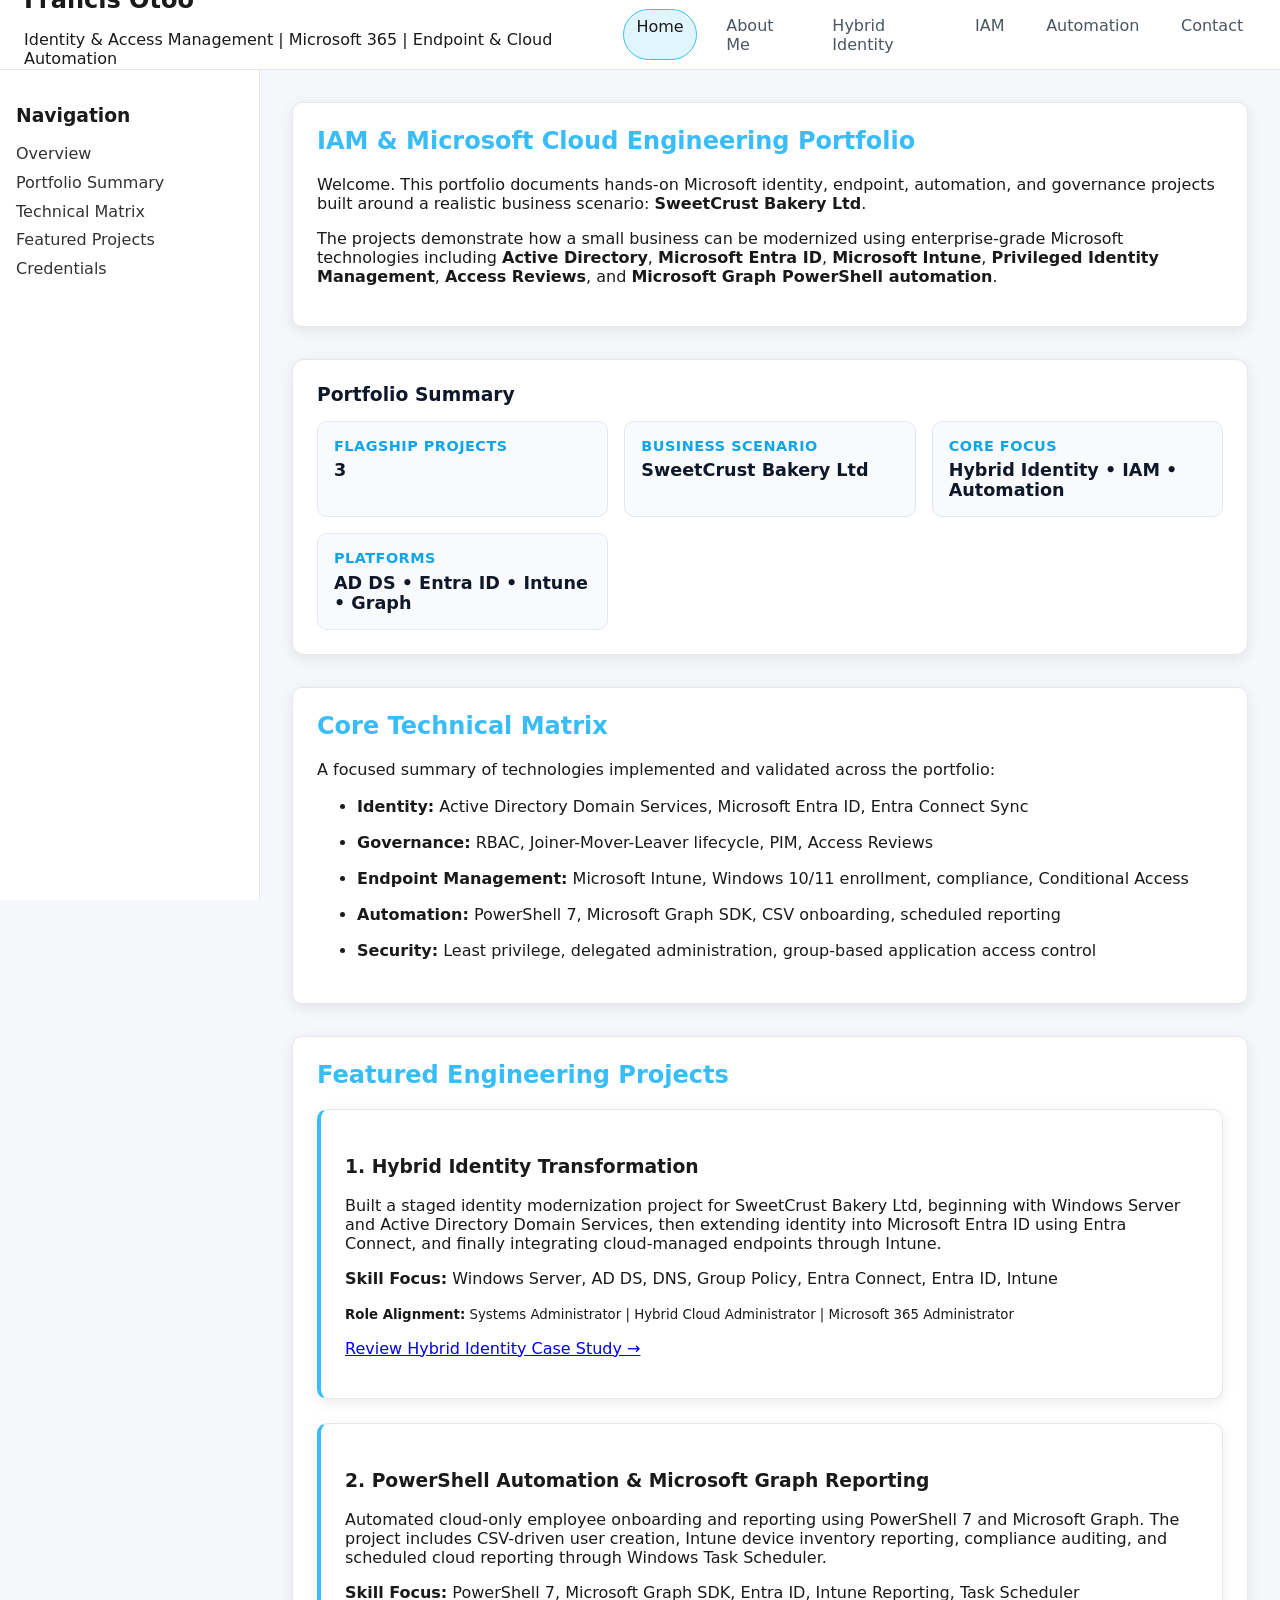
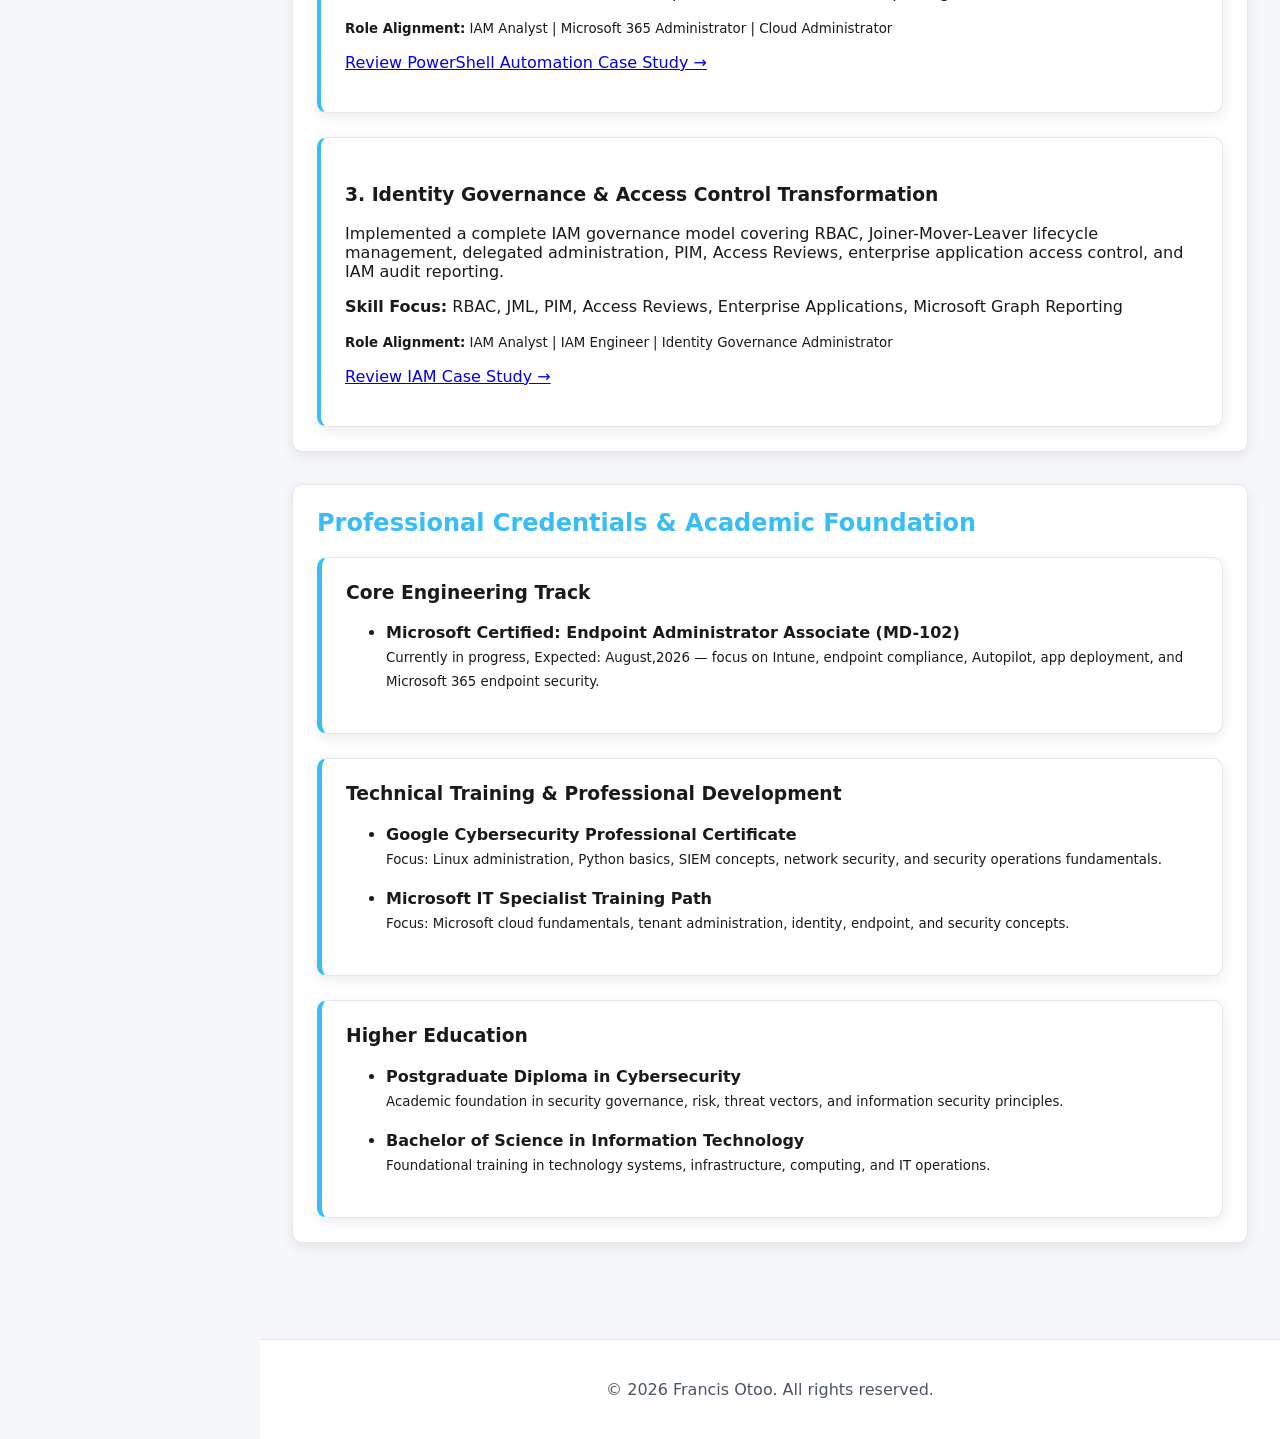
<file: index.html>
<!DOCTYPE html>
<html lang="en">
<head>
    <meta charset="UTF-8">
    <meta name="viewport" content="width=device-width, initial-scale=1.0">
    <title>Francis Otoo – IAM & Microsoft Cloud Portfolio</title>
    <link rel="stylesheet" href="style.css">
</head>

<body>

<header>
    <div class="header-brand">
        <h1>Francis Otoo</h1>
        <p class="header-subtitle">Identity & Access Management | Microsoft 365 | Endpoint & Cloud Automation</p>
    </div>
    <button class="mobile-menu-button" onclick="toggleMobileMenu()">
    ☰ Menu
</button>
    <nav id="mainNav">
        <a href="index.html" class="active">Home</a>
        <a href="about.html">About Me</a>
        <a href="hybrid-identity-transformation.html">Hybrid Identity</a>
        <a href="iam-transformation.html">IAM</a>
        <a href="cloud/powershell.html">Automation</a>
        <a href="contact.html">Contact</a>
    </nav>
</header>

<aside class="toc">
    <h3>Navigation</h3>
    <ul>
        <li><a href="#hero">Overview</a></li>
        <li><a href="#portfolio-summary">Portfolio Summary</a></li>
        <li><a href="#competencies">Technical Matrix</a></li>
        <li><a href="#projects">Featured Projects</a></li>
        <li><a href="#certifications">Credentials</a></li>
    </ul>
</aside>

<main class="container">

    <section id="hero">
        <h2>IAM & Microsoft Cloud Engineering Portfolio</h2>
        <p>
            Welcome. This portfolio documents hands-on Microsoft identity, endpoint, automation, and governance
            projects built around a realistic business scenario: <strong>SweetCrust Bakery Ltd</strong>.
        </p>
        <p>
            The projects demonstrate how a small business can be modernized using enterprise-grade Microsoft
            technologies including <strong>Active Directory</strong>, <strong>Microsoft Entra ID</strong>,
            <strong>Microsoft Intune</strong>, <strong>Privileged Identity Management</strong>,
            <strong>Access Reviews</strong>, and <strong>Microsoft Graph PowerShell automation</strong>.
        </p>
    </section>

    <section id="portfolio-summary" class="project-summary">
        <h3>Portfolio Summary</h3>

        <div class="summary-grid">

            <div class="summary-item">
                <strong>Flagship Projects</strong>
                <span>3</span>
            </div>

            <div class="summary-item">
                <strong>Business Scenario</strong>
                <span>SweetCrust Bakery Ltd</span>
            </div>

            <div class="summary-item">
                <strong>Core Focus</strong>
                <span>Hybrid Identity • IAM • Automation</span>
            </div>

            <div class="summary-item">
                <strong>Platforms</strong>
                <span>AD DS • Entra ID • Intune • Graph</span>
            </div>

        </div>
    </section>

    <section id="competencies">
        <h2>Core Technical Matrix</h2>
        <p>A focused summary of technologies implemented and validated across the portfolio:</p>

        <div class="skills-grid">
            <ul>
                <li><strong>Identity:</strong> Active Directory Domain Services, Microsoft Entra ID, Entra Connect Sync</li>
                <li><strong>Governance:</strong> RBAC, Joiner-Mover-Leaver lifecycle, PIM, Access Reviews</li>
                <li><strong>Endpoint Management:</strong> Microsoft Intune, Windows 10/11 enrollment, compliance, Conditional Access</li>
                <li><strong>Automation:</strong> PowerShell 7, Microsoft Graph SDK, CSV onboarding, scheduled reporting</li>
                <li><strong>Security:</strong> Least privilege, delegated administration, group-based application access control</li>
            </ul>
        </div>
    </section>

    <section id="projects">
        <h2>Featured Engineering Projects</h2>

        <div class="project-grid">

        <div class="project-card">
            <h3>1. Hybrid Identity Transformation</h3>
            <p>
                Built a staged identity modernization project for SweetCrust Bakery Ltd, beginning with
                Windows Server and Active Directory Domain Services, then extending identity into Microsoft
                Entra ID using Entra Connect, and finally integrating cloud-managed endpoints through Intune.
            </p>
            <p><strong>Skill Focus:</strong> Windows Server, AD DS, DNS, Group Policy, Entra Connect, Entra ID, Intune</p>
            <p><small><strong>Role Alignment:</strong> Systems Administrator | Hybrid Cloud Administrator | Microsoft 365 Administrator</small></p>
            <p><a href="hybrid-identity-transformation.html" class="btn-project">Review Hybrid Identity Case Study →</a></p>
        </div>

        <div class="project-card">
            <h3>2. PowerShell Automation & Microsoft Graph Reporting</h3>
            <p>
                Automated cloud-only employee onboarding and reporting using PowerShell 7 and Microsoft Graph.
                The project includes CSV-driven user creation, Intune device inventory reporting, compliance
                auditing, and scheduled cloud reporting through Windows Task Scheduler.
            </p>
            <p><strong>Skill Focus:</strong> PowerShell 7, Microsoft Graph SDK, Entra ID, Intune Reporting, Task Scheduler</p>
            <p><small><strong>Role Alignment:</strong> IAM Analyst | Microsoft 365 Administrator | Cloud Administrator</small></p>
            <p><a href="cloud/powershell.html" class="btn-project">Review PowerShell Automation Case Study →</a></p>
        </div>

        <div class="project-card">
            <h3>3. Identity Governance & Access Control Transformation</h3>
            <p>
                Implemented a complete IAM governance model covering RBAC, Joiner-Mover-Leaver lifecycle
                management, delegated administration, PIM, Access Reviews, enterprise application access
                control, and IAM audit reporting.
            </p>
            <p><strong>Skill Focus:</strong> RBAC, JML, PIM, Access Reviews, Enterprise Applications, Microsoft Graph Reporting</p>
            <p><small><strong>Role Alignment:</strong> IAM Analyst | IAM Engineer | Identity Governance Administrator</small></p>
            <p><a href="iam-transformation.html" class="btn-project">Review IAM Case Study →</a></p>
        </div>
        
    </section>

    <section id="certifications">
    <h2>Professional Credentials & Academic Foundation</h2>

    <div class="credential-grid">

        <div class="credential-card">
            <h3>Core Engineering Track</h3>
            <ul>
                
                    
                <li>
                    <strong>Microsoft Certified: Endpoint Administrator Associate (MD-102)</strong>
                    <br><small>Currently in progress, Expected: August,2026 — focus on Intune, endpoint compliance, Autopilot, app deployment, and Microsoft 365 endpoint security.</small>
                </li>
            </ul>
        </div>

        <div class="credential-card">
            <h3>Technical Training & Professional Development</h3>
            <ul>
                <li>
                    <strong>Google Cybersecurity Professional Certificate</strong>
                    <br><small>Focus: Linux administration, Python basics, SIEM concepts, network security, and security operations fundamentals.</small>
                </li>
                <li>
                    <strong>Microsoft IT Specialist Training Path</strong>
                    <br><small>Focus: Microsoft cloud fundamentals, tenant administration, identity, endpoint, and security concepts.</small>
                </li>
            </ul>
        </div>

        <div class="credential-card">
            <h3>Higher Education</h3>
            <ul>
                <li>
                    <strong>Postgraduate Diploma in Cybersecurity</strong>
                    <br><small>Academic foundation in security governance, risk, threat vectors, and information security principles.</small>
                </li>
                <li>
                    <strong>Bachelor of Science in Information Technology</strong>
                    <br><small>Foundational training in technology systems, infrastructure, computing, and IT operations.</small>
                </li>
            </ul>
        </div>

    </div>
</section>

</main>

<footer class="site-footer">
    <p>© 2026 Francis Otoo. All rights reserved.</p>
</footer>


<script>
function toggleMobileMenu() {
    const nav = document.getElementById("mainNav");
    nav.classList.toggle("open");
}
</script>

</body>
</html>
</file>
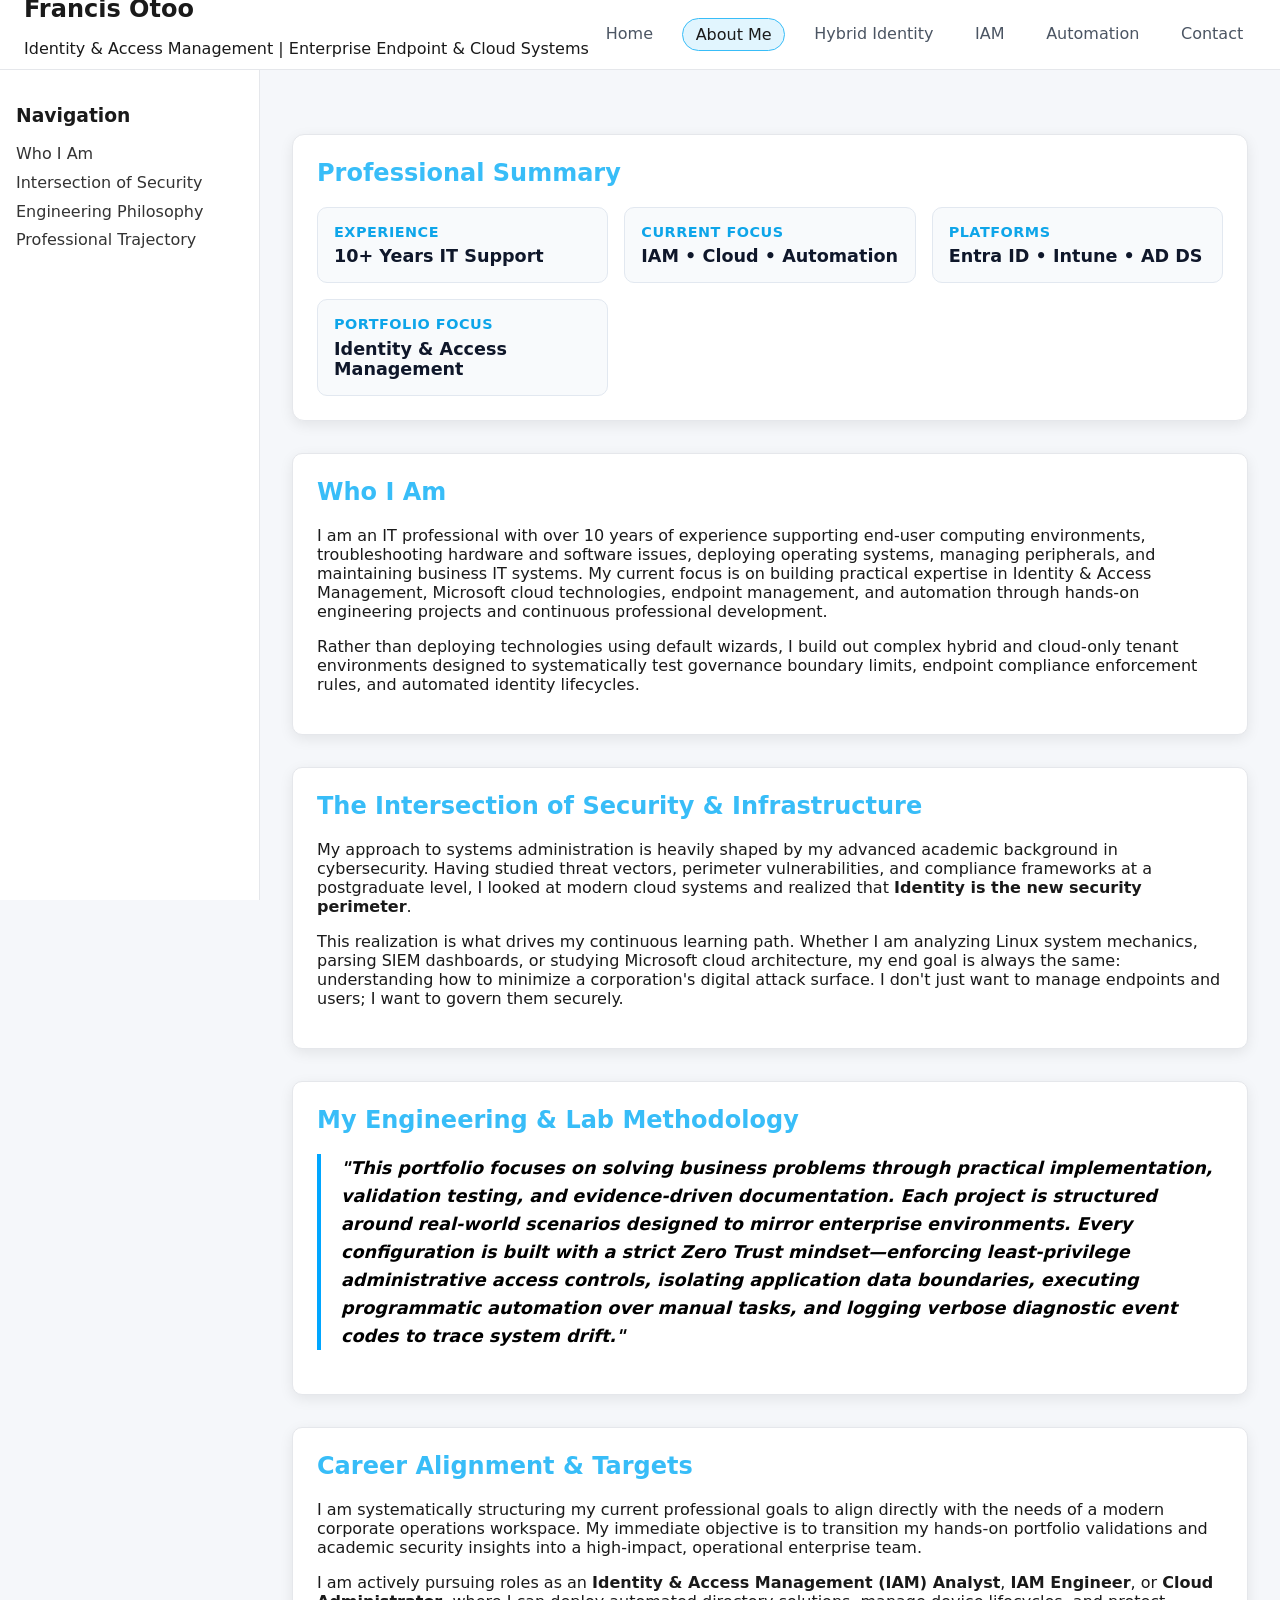
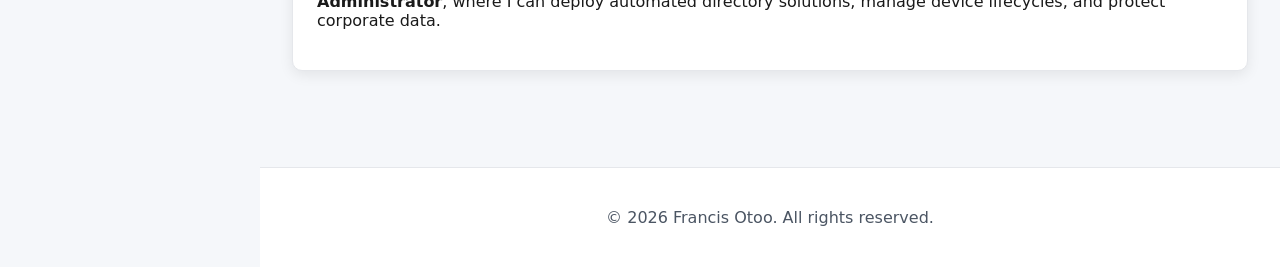
<file: about.html>
<!DOCTYPE html>
<html lang="en">
<head>
    <meta charset="UTF-8">
    <meta name="viewport" content="width=device-width, initial-scale=1.0">
    <title>About Me – Francis Otoo</title>
    <link rel="stylesheet" href="style.css">
</head>

<body>

<header>
    <div class="header-brand">
    <h1>Francis Otoo</h1>
    <p class="header-subtitle">
        Identity & Access Management | Enterprise Endpoint & Cloud Systems
    </p>
</div>

<button class="mobile-menu-button" onclick="toggleMobileMenu()">
    ☰ Menu
</button>
    <nav id="mainNav">
        <a href="index.html">Home</a>
        <a href="about.html" class="active">About Me</a>
        <a href="hybrid-identity-transformation.html">Hybrid Identity</a>
        <a href="iam-transformation.html">IAM</a>
        <a href="cloud/powershell.html">Automation</a>
        <a href="contact.html">Contact</a>
    </nav>
</header>

<aside class="toc">
    <h3>Navigation</h3>
    <ul>
        <li><a href="#who-i-am">Who I Am</a></li>
        <li><a href="#engineering-origin">Intersection of Security</a></li>
        <li><a href="#methodology">Engineering Philosophy</a></li>
        <li><a href="#goals">Professional Trajectory</a></li>
    </ul>
</aside>

<main class="container">

    <section class="project-summary">
    <h2>Professional Summary</h2>

    <div class="summary-grid">

        <div class="summary-item">
    <strong>Experience</strong>
    <span>10+ Years IT Support</span>
</div>

<div class="summary-item">
    <strong>Current Focus</strong>
    <span>IAM • Cloud • Automation</span>
</div>

<div class="summary-item">
    <strong>Platforms</strong>
    <span>Entra ID • Intune • AD DS</span>
</div>

<div class="summary-item">
    <strong>Portfolio Focus</strong>
    <span>Identity & Access Management</span>
</div>

    </div>
</section>

    <section id="who-i-am">
        <h2>Who I Am</h2>
        <p>
            I am an IT professional with over 10 years of experience supporting end-user computing environments, troubleshooting hardware and software issues, deploying operating systems, managing peripherals, and maintaining business IT systems. My current focus is on building practical expertise in Identity & Access Management, Microsoft cloud technologies, endpoint management, and automation through hands-on engineering projects and continuous professional development.
        </p>
        <p>
            Rather than deploying technologies using default wizards, I build out complex hybrid and cloud-only tenant environments 
            designed to systematically test governance boundary limits, endpoint compliance enforcement rules, and automated 
            identity lifecycles.
        </p>
    </section>

    <section id="engineering-origin">
        <h2>The Intersection of Security &amp; Infrastructure</h2>
        <p>
            My approach to systems administration is heavily shaped by my advanced academic background in cybersecurity. Having studied threat vectors, 
            perimeter vulnerabilities, and compliance frameworks at a postgraduate level, I looked at modern cloud systems and realized that 
            <strong>Identity is the new security perimeter</strong>. 
        </p>
        <p>
            This realization is what drives my continuous learning path. Whether I am analyzing Linux system mechanics, parsing SIEM dashboards, 
            or studying Microsoft cloud architecture, my end goal is always the same: understanding how to minimize a corporation's digital attack surface. 
            I don't just want to manage endpoints and users; I want to govern them securely.
        </p>
    </section>

    <section id="methodology">
        <h2>My Engineering & Lab Methodology</h2>
        <blockquote>

            "This portfolio focuses on solving business problems through practical implementation, validation testing, and evidence-driven documentation. Each project is structured around real-world scenarios designed to mirror enterprise environments.
             Every configuration is built with a strict Zero Trust mindset—enforcing least-privilege administrative access controls, isolating application data boundaries, executing programmatic automation over manual tasks, and logging verbose diagnostic event codes to trace system drift."
        </blockquote>
    </section>

    <section id="goals">
        <h2>Career Alignment &amp; Targets</h2>
        <p>
            I am systematically structuring my current professional goals to align directly with the needs of a modern corporate operations workspace. 
            My immediate objective is to transition my hands-on portfolio validations and academic security insights into a high-impact, operational enterprise team.
        </p>
        <p>
            I am actively pursuing roles as an <strong>Identity &amp; Access Management (IAM) Analyst</strong>, <strong>IAM Engineer</strong>, or 
            <strong>Cloud Administrator</strong>, where I can deploy automated directory solutions, manage device lifecycles, and protect corporate data.
        </p>
    </section>

</main>

<footer class="site-footer">
    <p>© 2026 Francis Otoo. All rights reserved.</p>
</footer>

<script>
function toggleMobileMenu() {
    const nav = document.getElementById("mainNav");
    nav.classList.toggle("open");
}
</script>

</body>
</html>
</file>
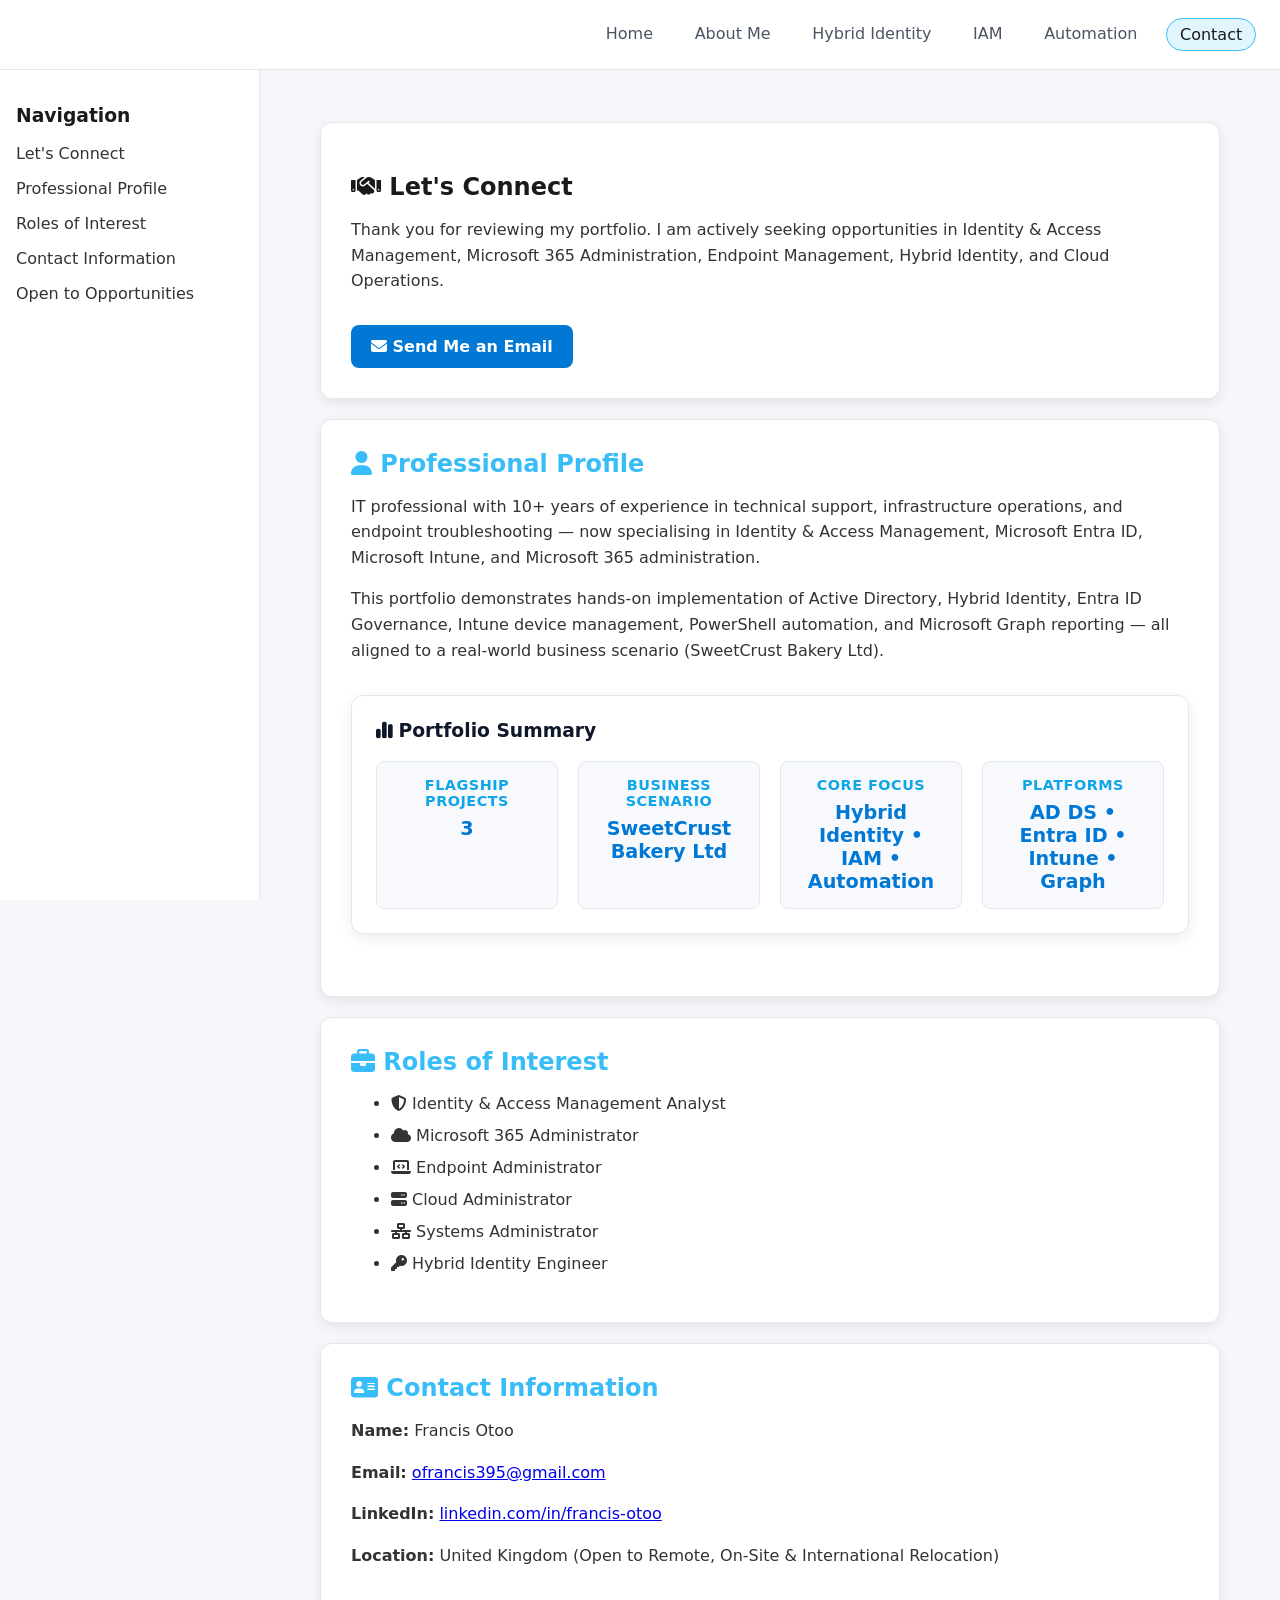
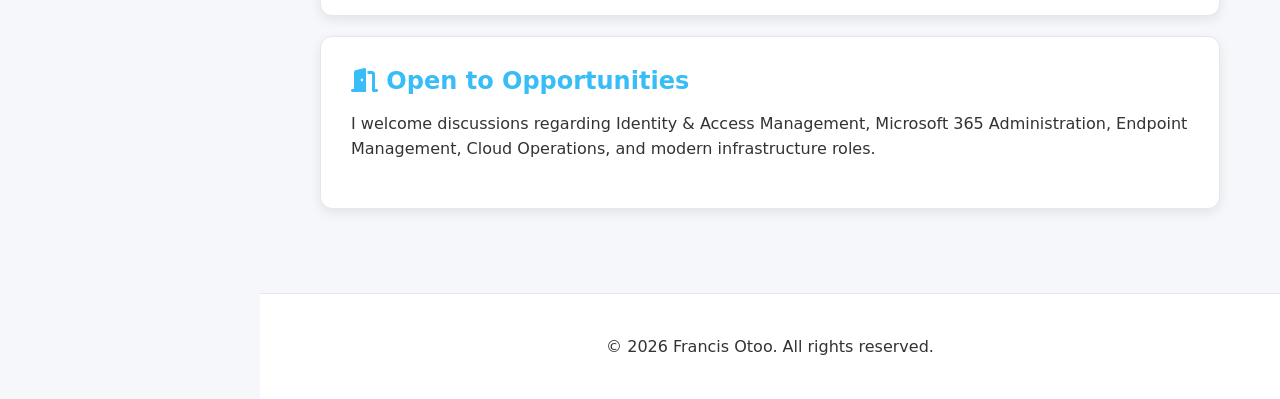
<file: contact.html>
<!DOCTYPE html>
<html lang="en">
<head>
    <meta charset="UTF-8">
    <meta name="viewport" content="width=device-width, initial-scale=1.0">
    <title>Contact | Francis Otoo</title>

    <link rel="stylesheet" href="style.css">
    <link rel="stylesheet" href="https://cdnjs.cloudflare.com/ajax/libs/font-awesome/6.5.0/css/all.min.css">

    <style>
        .hero-card, .content-card, .callout-card {
            background: #ffffff;
            padding: 30px;
            margin: 20px auto;
            border-radius: 12px;
            max-width: 900px;
            box-shadow: 0 4px 12px rgba(0,0,0,0.08);
        }

        h1, h2, h3 {
            margin-bottom: 15px;
            color: #1a1a1a;
        }

        p, li {
            line-height: 1.6;
            color: #333;
        }

        .summary-grid {
            display: grid;
            grid-template-columns: repeat(auto-fit, minmax(180px, 1fr));
            gap: 20px;
            margin-top: 20px;
        }

        .summary-item {
            background: #f7f9fc;
            padding: 15px;
            border-radius: 8px;
            text-align: center;
            font-size: 0.95rem;
        }

        .summary-item span {
            display: block;
            margin-top: 8px;
            font-size: 1.2rem;
            font-weight: bold;
            color: #0078d4;
        }

        .roles-list li {
            margin: 8px 0;
        }

        .email-button {
            display: inline-block;
            margin-top: 15px;
            padding: 12px 20px;
            background: #0078d4;
            color: #fff;
            border-radius: 8px;
            text-decoration: none;
            font-weight: bold;
            transition: 0.2s;
        }

        .email-button:hover {
            background: #005fa3;
        }
    </style>
</head>

<body>

<header>
    
    <button class="mobile-menu-button" onclick="toggleMobileMenu()">
    ☰ Menu
</button>
    <nav id="mainNav">
        <a href="index.html">Home</a>
        <a href="about.html">About Me</a>
        <a href="hybrid-identity-transformation.html">Hybrid Identity</a>
        <a href="iam-transformation.html">IAM</a>
        <a href="cloud/powershell.html">Automation</a>
        <a href="contact.html" class="active">Contact</a>
    </nav>
</header>

<aside class="toc">
    <h3>Navigation</h3>
    <ul>
        <li><a href="#connect">Let's Connect</a></li>
        <li><a href="#profile">Professional Profile</a></li>
        <li><a href="#roles">Roles of Interest</a></li>
        <li><a href="#contact-info">Contact Information</a></li>
        <li><a href="#opportunities">Open to Opportunities</a></li>
    </ul>
</aside>

<main class="container">

    <section id="connect" class="hero-card">
        <h1><i class="fa-solid fa-handshake"></i> Let's Connect</h1>
        <p>
            Thank you for reviewing my portfolio.  
            I am actively seeking opportunities in Identity & Access Management,
            Microsoft 365 Administration, Endpoint Management, Hybrid Identity,
            and Cloud Operations.
        </p>

        <a href="mailto:ofrancis395@gmail.com" class="email-button">
            <i class="fa-solid fa-envelope"></i> Send Me an Email
        </a>
    </section>

    <section id="profile" class="content-card">
        <h2><i class="fa-solid fa-user"></i> Professional Profile</h2>

        <p>
            IT professional with 10+ years of experience in technical support,
            infrastructure operations, and endpoint troubleshooting — now specialising
            in Identity & Access Management, Microsoft Entra ID, Microsoft Intune,
            and Microsoft 365 administration.
        </p>

        <p>
            This portfolio demonstrates hands-on implementation of Active Directory,
            Hybrid Identity, Entra ID Governance, Intune device management,
            PowerShell automation, and Microsoft Graph reporting — all aligned to a
            real-world business scenario (SweetCrust Bakery Ltd).
        </p>

        <section class="project-summary">
            <h3><i class="fa-solid fa-chart-simple"></i> Portfolio Summary</h3>

            <div class="summary-grid">

                <div class="summary-item">
                    <strong>Flagship Projects</strong>
                    <span>3</span>
                </div>

                <div class="summary-item">
                    <strong>Business Scenario</strong>
                    <span>SweetCrust Bakery Ltd</span>
                </div>

                <div class="summary-item">
                    <strong>Core Focus</strong>
                    <span>Hybrid Identity • IAM • Automation</span>
                </div>

                <div class="summary-item">
                    <strong>Platforms</strong>
                    <span>AD DS • Entra ID • Intune • Graph</span>
                </div>

            </div>
        </section>
    </section>

    <section id="roles" class="content-card">
        <h2><i class="fa-solid fa-briefcase"></i> Roles of Interest</h2>

        <ul class="roles-list">
            <li><i class="fa-solid fa-shield-halved"></i> Identity & Access Management Analyst</li>
            <li><i class="fa-solid fa-cloud"></i> Microsoft 365 Administrator</li>
            <li><i class="fa-solid fa-laptop-code"></i> Endpoint Administrator</li>
            <li><i class="fa-solid fa-server"></i> Cloud Administrator</li>
            <li><i class="fa-solid fa-network-wired"></i> Systems Administrator</li>
            <li><i class="fa-solid fa-key"></i> Hybrid Identity Engineer</li>
        </ul>
    </section>

    <section id="contact-info" class="content-card">
        <h2><i class="fa-solid fa-address-card"></i> Contact Information</h2>

        <p><strong>Name:</strong> Francis Otoo</p>

        <p>
            <strong>Email:</strong>
            <a href="mailto:ofrancis395@gmail.com">ofrancis395@gmail.com</a>
        </p>

        <p>
            <strong>LinkedIn:</strong>
            <a href="https://linkedin.com/in/francis-otoo-2ab2b5192" target="_blank">
                linkedin.com/in/francis-otoo
            </a>
        </p>

        <p><strong>Location:</strong> United Kingdom (Open to Remote, On-Site & International Relocation)</p>
    </section>

    <section id="opportunities" class="callout-card">
        <h2><i class="fa-solid fa-door-open"></i> Open to Opportunities</h2>

        <p>
            I welcome discussions regarding Identity & Access Management,
            Microsoft 365 Administration, Endpoint Management, Cloud Operations,
            and modern infrastructure roles.
        </p>
    </section>

</main>

<footer class="site-footer">
    <p>© 2026 Francis Otoo. All rights reserved.</p>
</footer>

<script>
function toggleMobileMenu() {
    const nav = document.getElementById("mainNav");
    nav.classList.toggle("open");
}
</script>

</body>
</html>
</file>
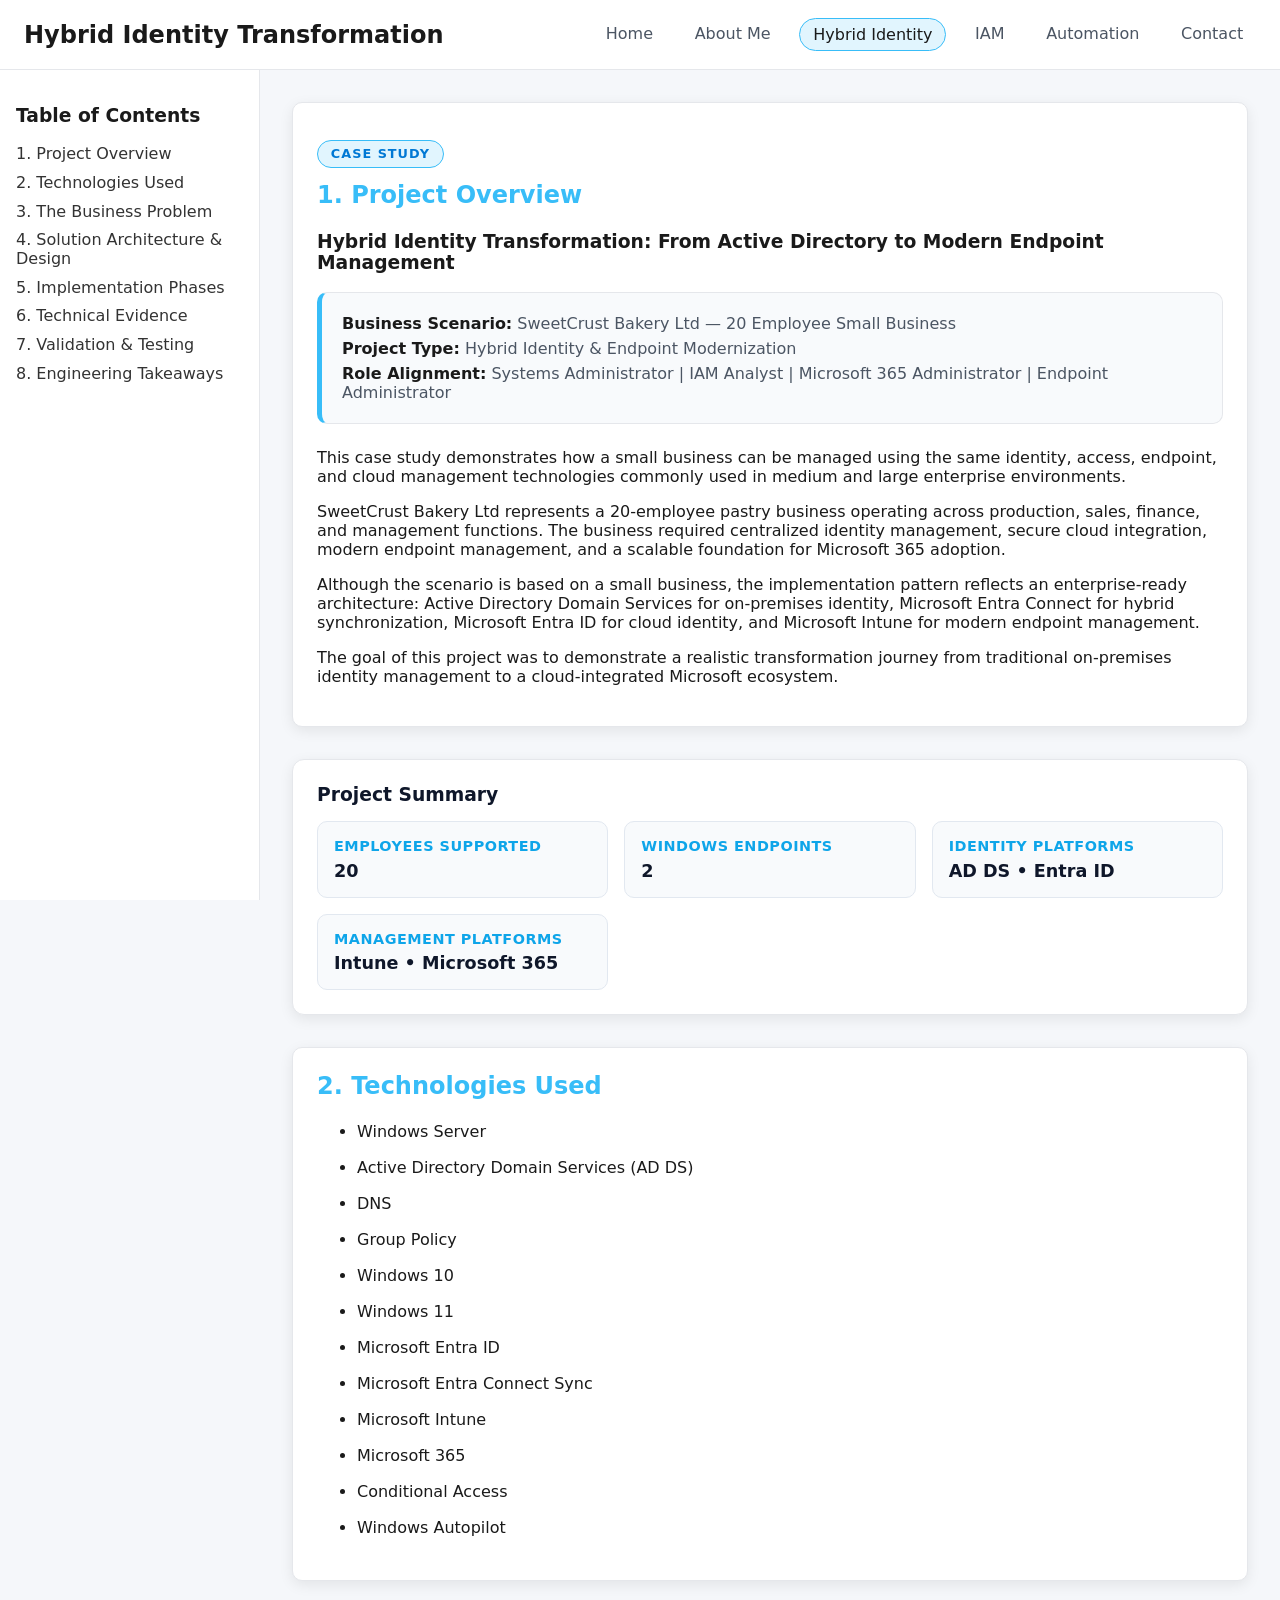
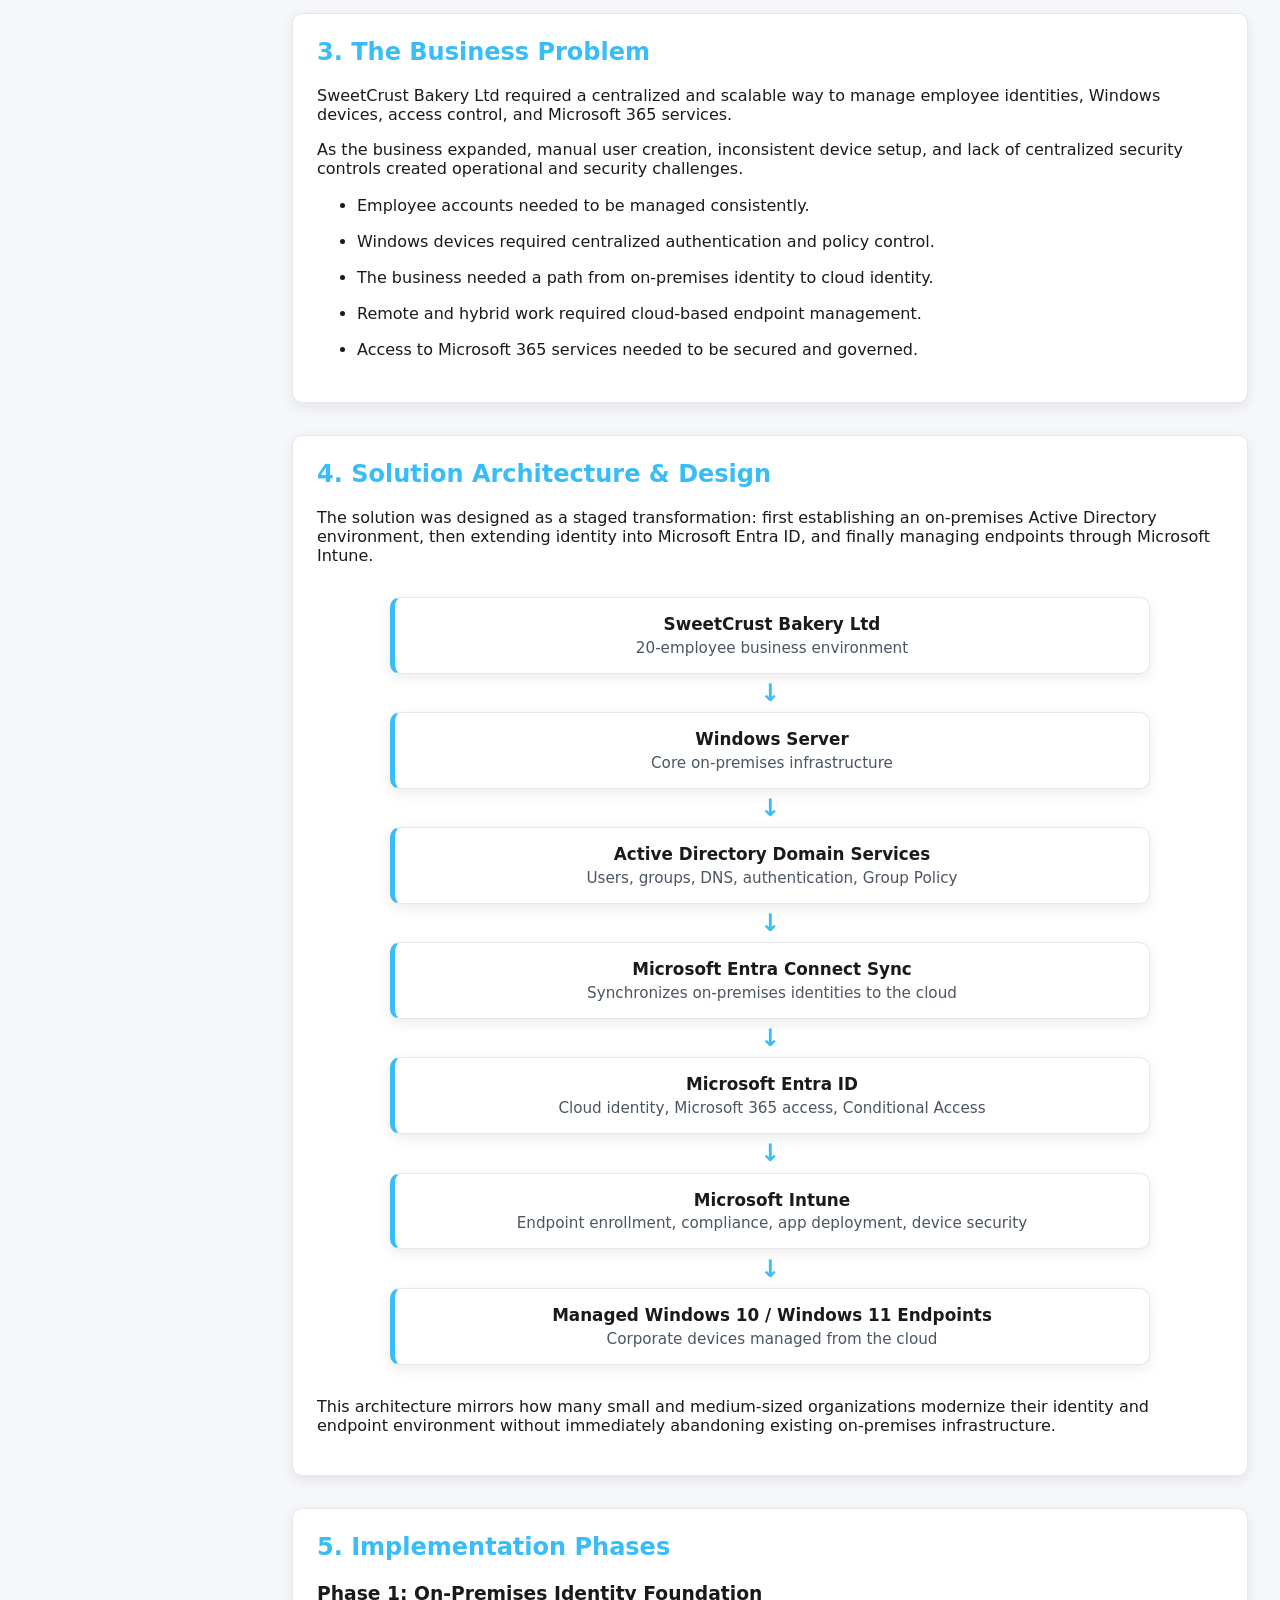
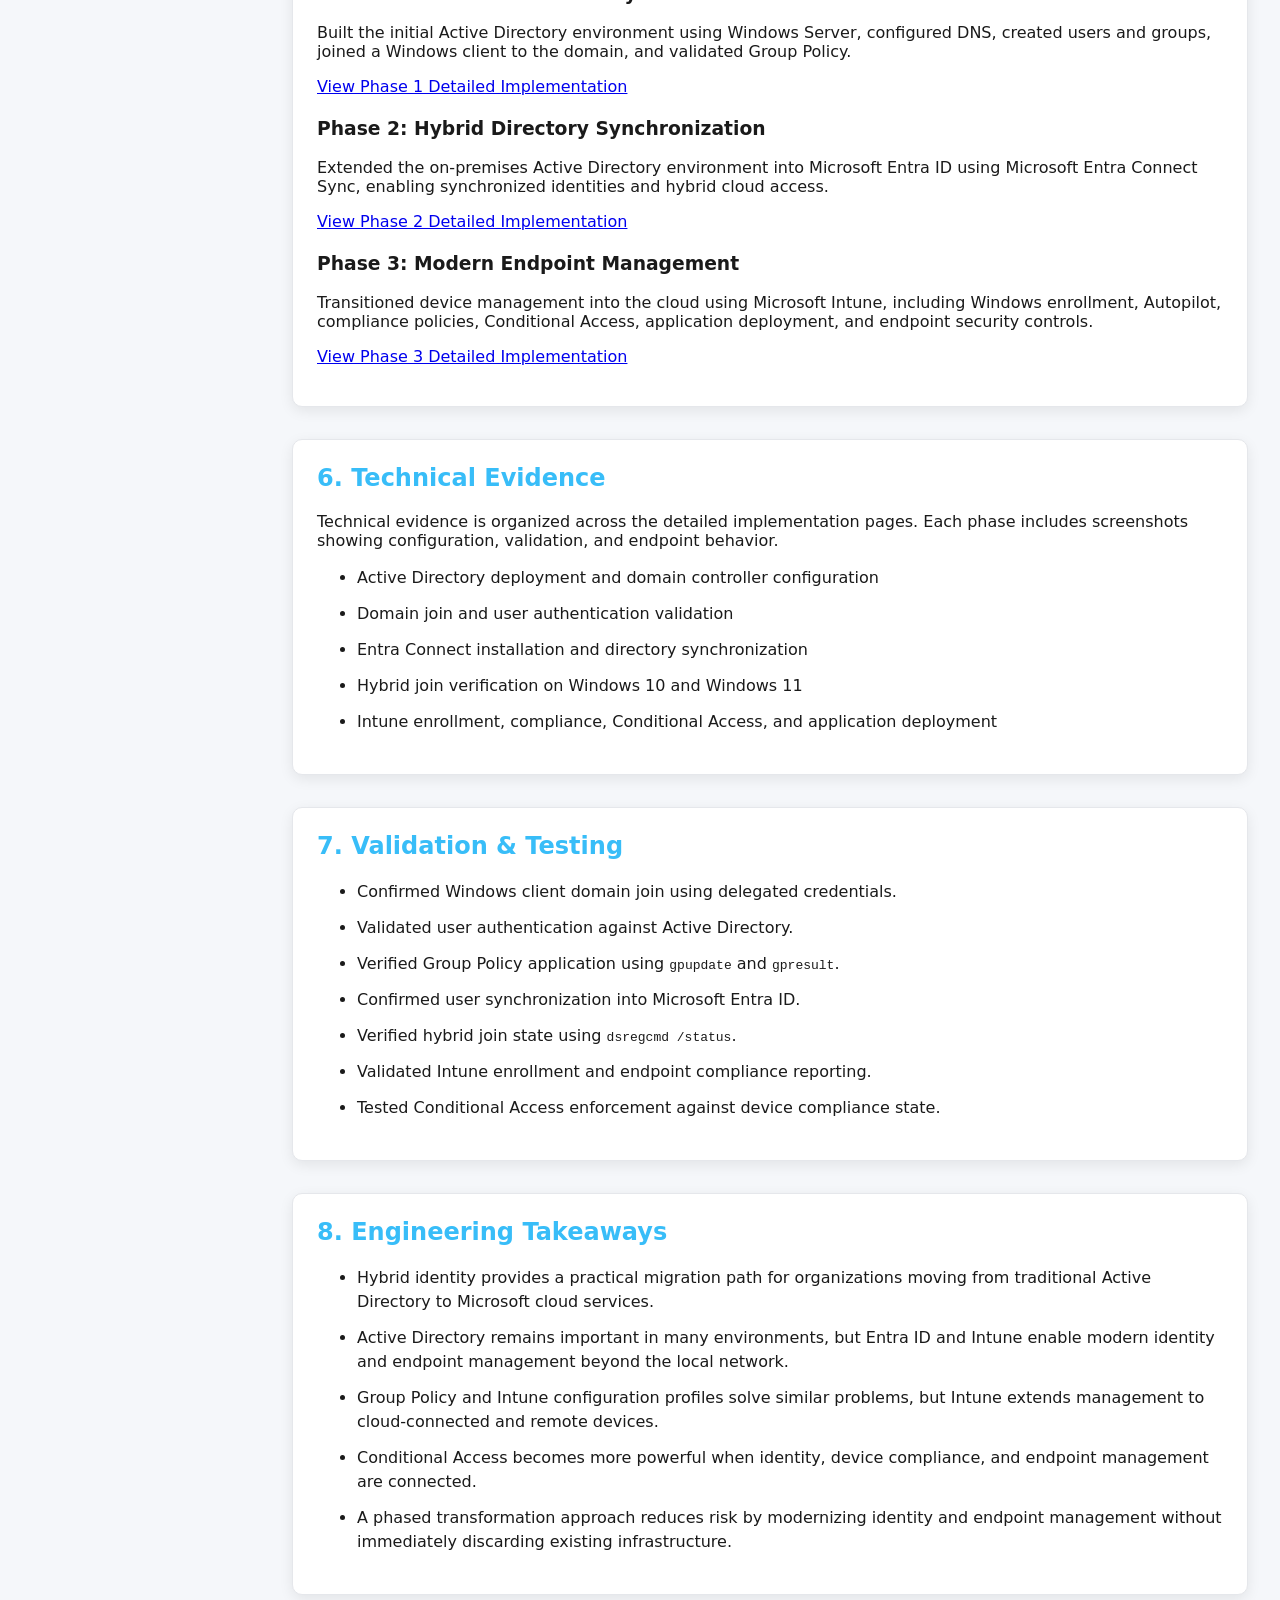
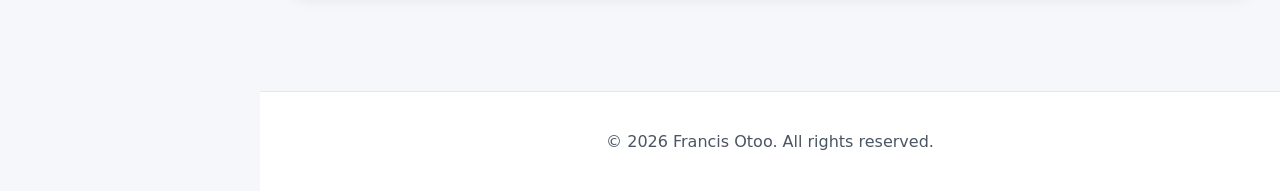
<file: hybrid-identity-transformation.html>
<!DOCTYPE html>
<html lang="en">
<head>
    <meta charset="UTF-8">
    <meta name="viewport" content="width=device-width, initial-scale=1.0">
    <title>Hybrid Identity Transformation | Francis Otoo</title>
    <link rel="stylesheet" href="style.css">
</head>

<body>

<header>
    <h1>Hybrid Identity Transformation</h1>
    <button class="mobile-menu-button" onclick="toggleMobileMenu()">
    ☰ Menu
</button>
    <nav id="mainNav">
        <a href="index.html">Home</a>
        <a href="about.html">About Me</a>
        <a href="hybrid-identity-transformation.html" class="active">Hybrid Identity</a>
        <a href="iam-transformation.html">IAM</a>
        <a href="cloud/powershell.html">Automation</a>
        <a href="contact.html">Contact</a>
    </nav>
</header>

<aside class="toc">
    <h3>Table of Contents</h3>
    <ul>
        <li><a href="#project-overview">1. Project Overview</a></li>
        <li><a href="#technologies-used">2. Technologies Used</a></li>
        <li><a href="#business-problem">3. The Business Problem</a></li>
        <li><a href="#solution-architecture-design">4. Solution Architecture & Design</a></li>
        <li><a href="#implementation-phases">5. Implementation Phases</a></li>
        <li><a href="#technical-evidence">6. Technical Evidence</a></li>
        <li><a href="#validation-testing">7. Validation & Testing</a></li>
        <li><a href="#engineering-takeaways">8. Engineering Takeaways</a></li>
    </ul>
</aside>

<main class="container">

    
        
        <section id="project-overview">
    <p class="case-study-label">CASE STUDY</p>

    <h2>1. Project Overview</h2>

    <h3>Hybrid Identity Transformation: From Active Directory to Modern Endpoint Management</h3>

    <div class="project-meta">
        <p><strong>Business Scenario:</strong> SweetCrust Bakery Ltd — 20 Employee Small Business</p>
        <p><strong>Project Type:</strong> Hybrid Identity & Endpoint Modernization</p>
        <p><strong>Role Alignment:</strong> Systems Administrator | IAM Analyst | Microsoft 365 Administrator | Endpoint Administrator</p>
    </div>

    <p>
        This case study demonstrates how a small business can be managed using the same identity,
        access, endpoint, and cloud management technologies commonly used in medium and large enterprise
        environments.
    </p>

    <p>
        SweetCrust Bakery Ltd represents a 20-employee pastry business operating across production,
        sales, finance, and management functions. The business required centralized identity management,
        secure cloud integration, modern endpoint management, and a scalable foundation for Microsoft 365
        adoption.
    </p>

    <p>
        Although the scenario is based on a small business, the implementation pattern reflects an
        enterprise-ready architecture: Active Directory Domain Services for on-premises identity,
        Microsoft Entra Connect for hybrid synchronization, Microsoft Entra ID for cloud identity,
        and Microsoft Intune for modern endpoint management.
    </p>

    <p>
        The goal of this project was to demonstrate a realistic transformation journey from traditional
        on-premises identity management to a cloud-integrated Microsoft ecosystem.
    </p>
</section>




<section class="project-summary">

    <h3>Project Summary</h3>

    <div class="summary-grid">

        <div class="summary-item">
            <strong>Employees Supported</strong>
            <span>20</span>
        </div>

        <div class="summary-item">
            <strong>Windows Endpoints</strong>
            <span>2</span>
        </div>

        <div class="summary-item">
            <strong>Identity Platforms</strong>
            <span>AD DS • Entra ID</span>
        </div>

        <div class="summary-item">
            <strong>Management Platforms</strong>
            <span>Intune • Microsoft 365</span>
        </div>

    </div>

</section>






    <section id="technologies-used">
        <h2>2. Technologies Used</h2>
        <ul>
            <li>Windows Server</li>
            <li>Active Directory Domain Services (AD DS)</li>
            <li>DNS</li>
            <li>Group Policy</li>
            <li>Windows 10</li>
            <li>Windows 11</li>
            <li>Microsoft Entra ID</li>
            <li>Microsoft Entra Connect Sync</li>
            <li>Microsoft Intune</li>
            <li>Microsoft 365</li>
            <li>Conditional Access</li>
            <li>Windows Autopilot</li>
        </ul>
    </section>

    <section id="business-problem">
        <h2>3. The Business Problem</h2>
        <p>
            SweetCrust Bakery Ltd required a centralized and scalable way to manage employee identities,
            Windows devices, access control, and Microsoft 365 services.
        </p>
        <p>
            As the business expanded, manual user creation, inconsistent device setup, and lack of
            centralized security controls created operational and security challenges.
        </p>
        <ul>
            <li>Employee accounts needed to be managed consistently.</li>
            <li>Windows devices required centralized authentication and policy control.</li>
            <li>The business needed a path from on-premises identity to cloud identity.</li>
            <li>Remote and hybrid work required cloud-based endpoint management.</li>
            <li>Access to Microsoft 365 services needed to be secured and governed.</li>
        </ul>
    </section>

    <section id="solution-architecture-design">
        <h2>4. Solution Architecture & Design</h2>
        <p>
            The solution was designed as a staged transformation: first establishing an on-premises
            Active Directory environment, then extending identity into Microsoft Entra ID, and finally
            managing endpoints through Microsoft Intune.
        </p>



<div class="architecture-flow">

    <div class="arch-box">
        <strong>SweetCrust Bakery Ltd</strong>
        <span>20-employee business environment</span>
    </div>

    <div class="arch-arrow">↓</div>

    <div class="arch-box">
        <strong>Windows Server</strong>
        <span>Core on-premises infrastructure</span>
    </div>

    <div class="arch-arrow">↓</div>

    <div class="arch-box">
        <strong>Active Directory Domain Services</strong>
        <span>Users, groups, DNS, authentication, Group Policy</span>
    </div>

    <div class="arch-arrow">↓</div>

    <div class="arch-box">
        <strong>Microsoft Entra Connect Sync</strong>
        <span>Synchronizes on-premises identities to the cloud</span>
    </div>

    <div class="arch-arrow">↓</div>

    <div class="arch-box">
        <strong>Microsoft Entra ID</strong>
        <span>Cloud identity, Microsoft 365 access, Conditional Access</span>
    </div>

    <div class="arch-arrow">↓</div>

    <div class="arch-box">
        <strong>Microsoft Intune</strong>
        <span>Endpoint enrollment, compliance, app deployment, device security</span>
    </div>

    <div class="arch-arrow">↓</div>

    <div class="arch-box">
        <strong>Managed Windows 10 / Windows 11 Endpoints</strong>
        <span>Corporate devices managed from the cloud</span>
    </div>

</div>



        <p>
            This architecture mirrors how many small and medium-sized organizations modernize their
            identity and endpoint environment without immediately abandoning existing on-premises
            infrastructure.
        </p>
    </section>

    <section id="implementation-phases">
        <h2>5. Implementation Phases</h2>

        <h3>Phase 1: On-Premises Identity Foundation</h3>
        <p>
            Built the initial Active Directory environment using Windows Server, configured DNS,
            created users and groups, joined a Windows client to the domain, and validated Group Policy.
        </p>
        <p>
            <a href="labs.html">View Phase 1 Detailed Implementation</a>
        </p>

        <h3>Phase 2: Hybrid Directory Synchronization</h3>
        <p>
            Extended the on-premises Active Directory environment into Microsoft Entra ID using
            Microsoft Entra Connect Sync, enabling synchronized identities and hybrid cloud access.
        </p>
        <p>
            <a href="cloud/hybrid.html">View Phase 2 Detailed Implementation</a>
        </p>

        <h3>Phase 3: Modern Endpoint Management</h3>
        <p>
            Transitioned device management into the cloud using Microsoft Intune, including Windows
            enrollment, Autopilot, compliance policies, Conditional Access, application deployment,
            and endpoint security controls.
        </p>
        <p>
            <a href="cloud/intune.html">View Phase 3 Detailed Implementation</a>
        </p>
    </section>

    <section id="technical-evidence">
        <h2>6. Technical Evidence</h2>
        <p>
            Technical evidence is organized across the detailed implementation pages. Each phase includes
            screenshots showing configuration, validation, and endpoint behavior.
        </p>
        <ul>
            <li>Active Directory deployment and domain controller configuration</li>
            <li>Domain join and user authentication validation</li>
            <li>Entra Connect installation and directory synchronization</li>
            <li>Hybrid join verification on Windows 10 and Windows 11</li>
            <li>Intune enrollment, compliance, Conditional Access, and application deployment</li>
        </ul>
    </section>

    <section id="validation-testing">
        <h2>7. Validation & Testing</h2>
        <ul>
            <li>Confirmed Windows client domain join using delegated credentials.</li>
            <li>Validated user authentication against Active Directory.</li>
            <li>Verified Group Policy application using <code>gpupdate</code> and <code>gpresult</code>.</li>
            <li>Confirmed user synchronization into Microsoft Entra ID.</li>
            <li>Verified hybrid join state using <code>dsregcmd /status</code>.</li>
            <li>Validated Intune enrollment and endpoint compliance reporting.</li>
            <li>Tested Conditional Access enforcement against device compliance state.</li>
        </ul>
    </section>

    <section id="engineering-takeaways">
        <h2>8. Engineering Takeaways</h2>
        <ul>
            <li>
                Hybrid identity provides a practical migration path for organizations moving from
                traditional Active Directory to Microsoft cloud services.
            </li>
            <li>
                Active Directory remains important in many environments, but Entra ID and Intune enable
                modern identity and endpoint management beyond the local network.
            </li>
            <li>
                Group Policy and Intune configuration profiles solve similar problems, but Intune extends
                management to cloud-connected and remote devices.
            </li>
            <li>
                Conditional Access becomes more powerful when identity, device compliance, and endpoint
                management are connected.
            </li>
            <li>
                A phased transformation approach reduces risk by modernizing identity and endpoint
                management without immediately discarding existing infrastructure.
            </li>
        </ul>
    </section>

</main>

<footer class="site-footer">
    <p>© 2026 Francis Otoo. All rights reserved.</p>
</footer>

<script>
function toggleMobileMenu() {
    const nav = document.getElementById("mainNav");
    nav.classList.toggle("open");
}
</script>

</body>
</html>
</file>
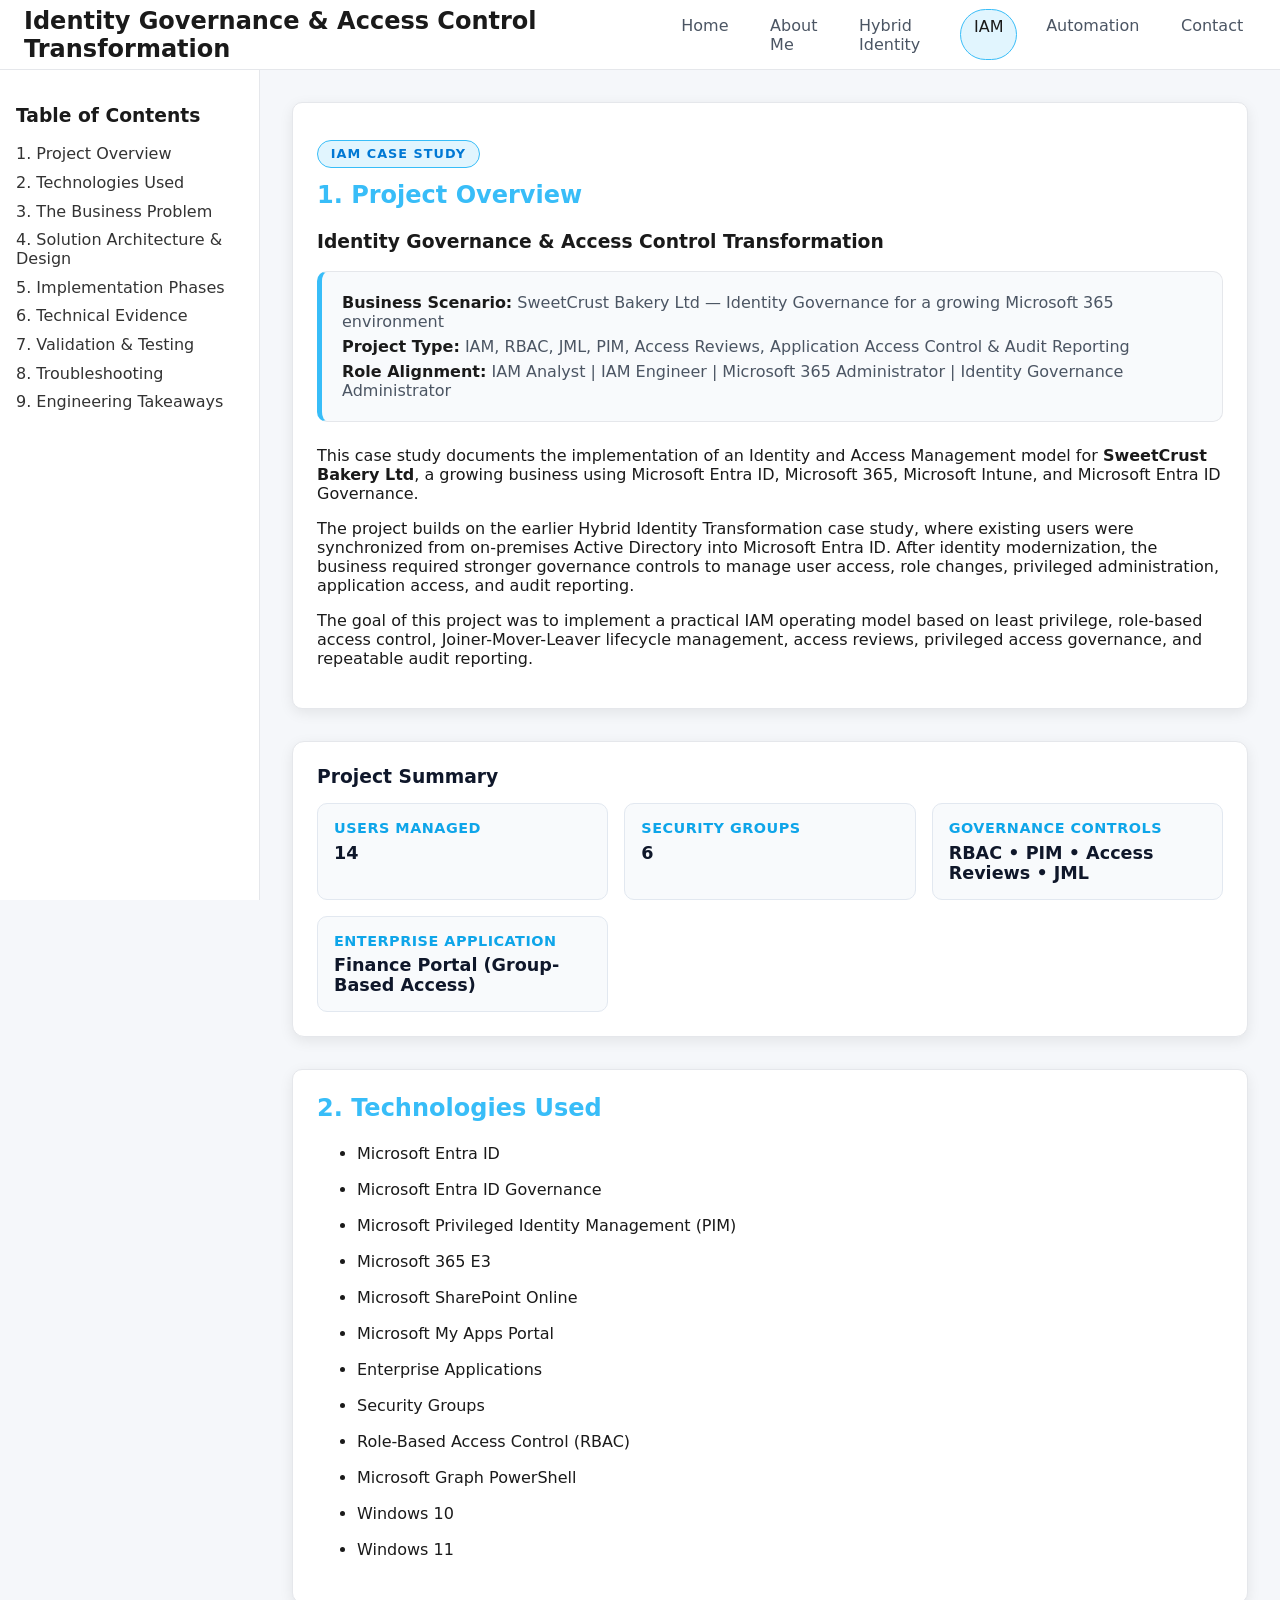
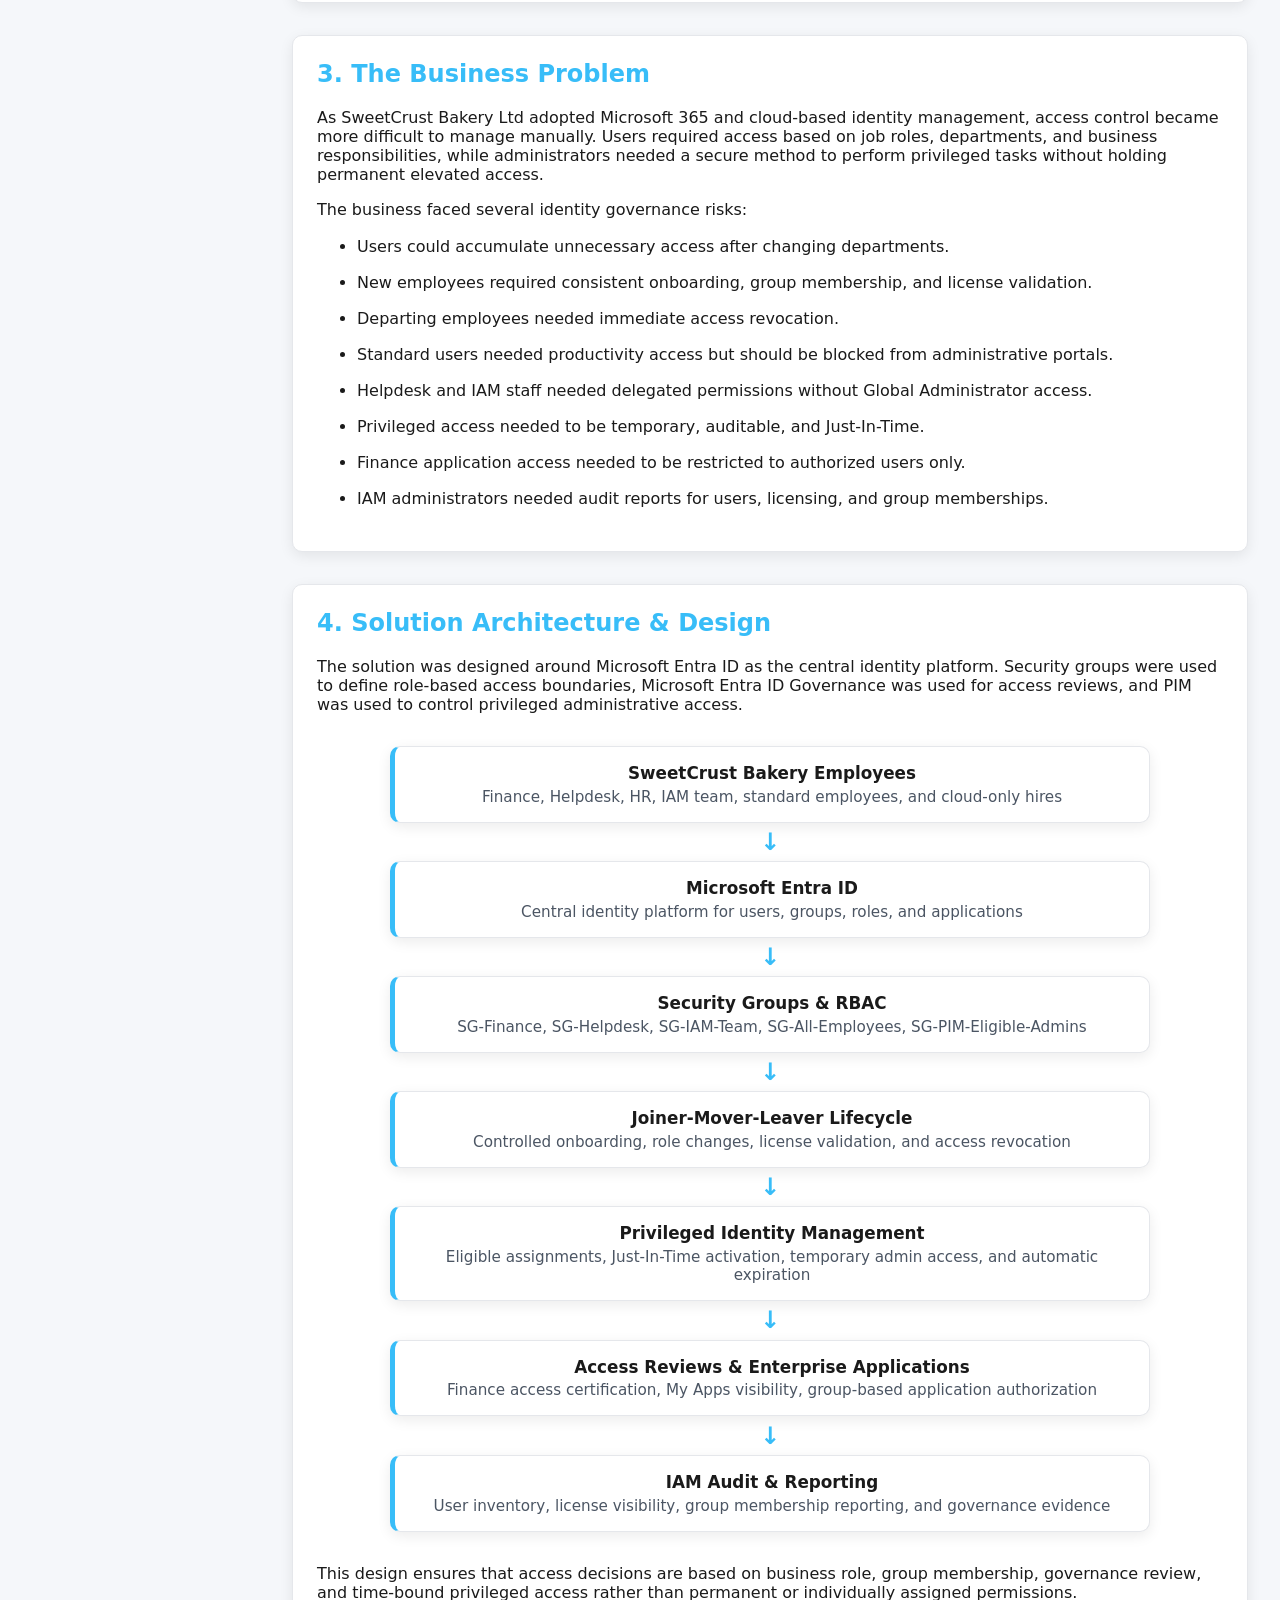
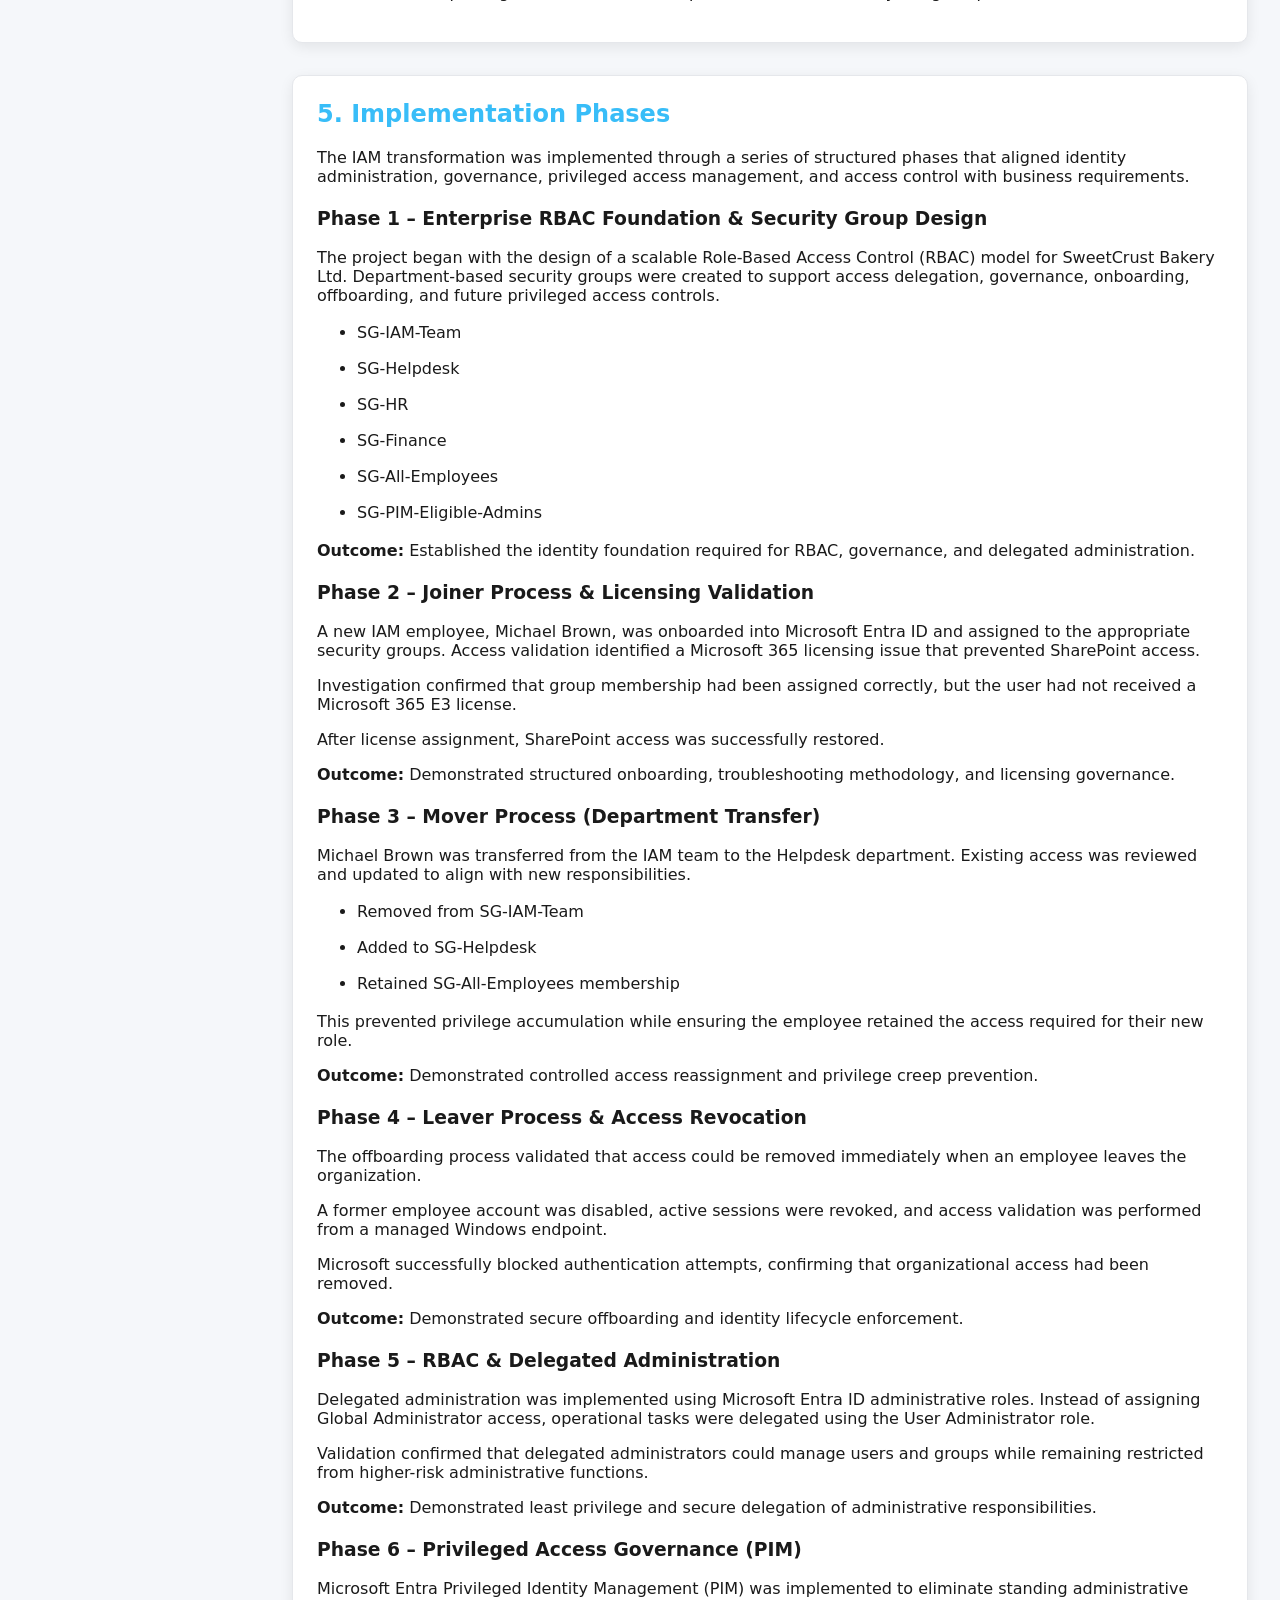
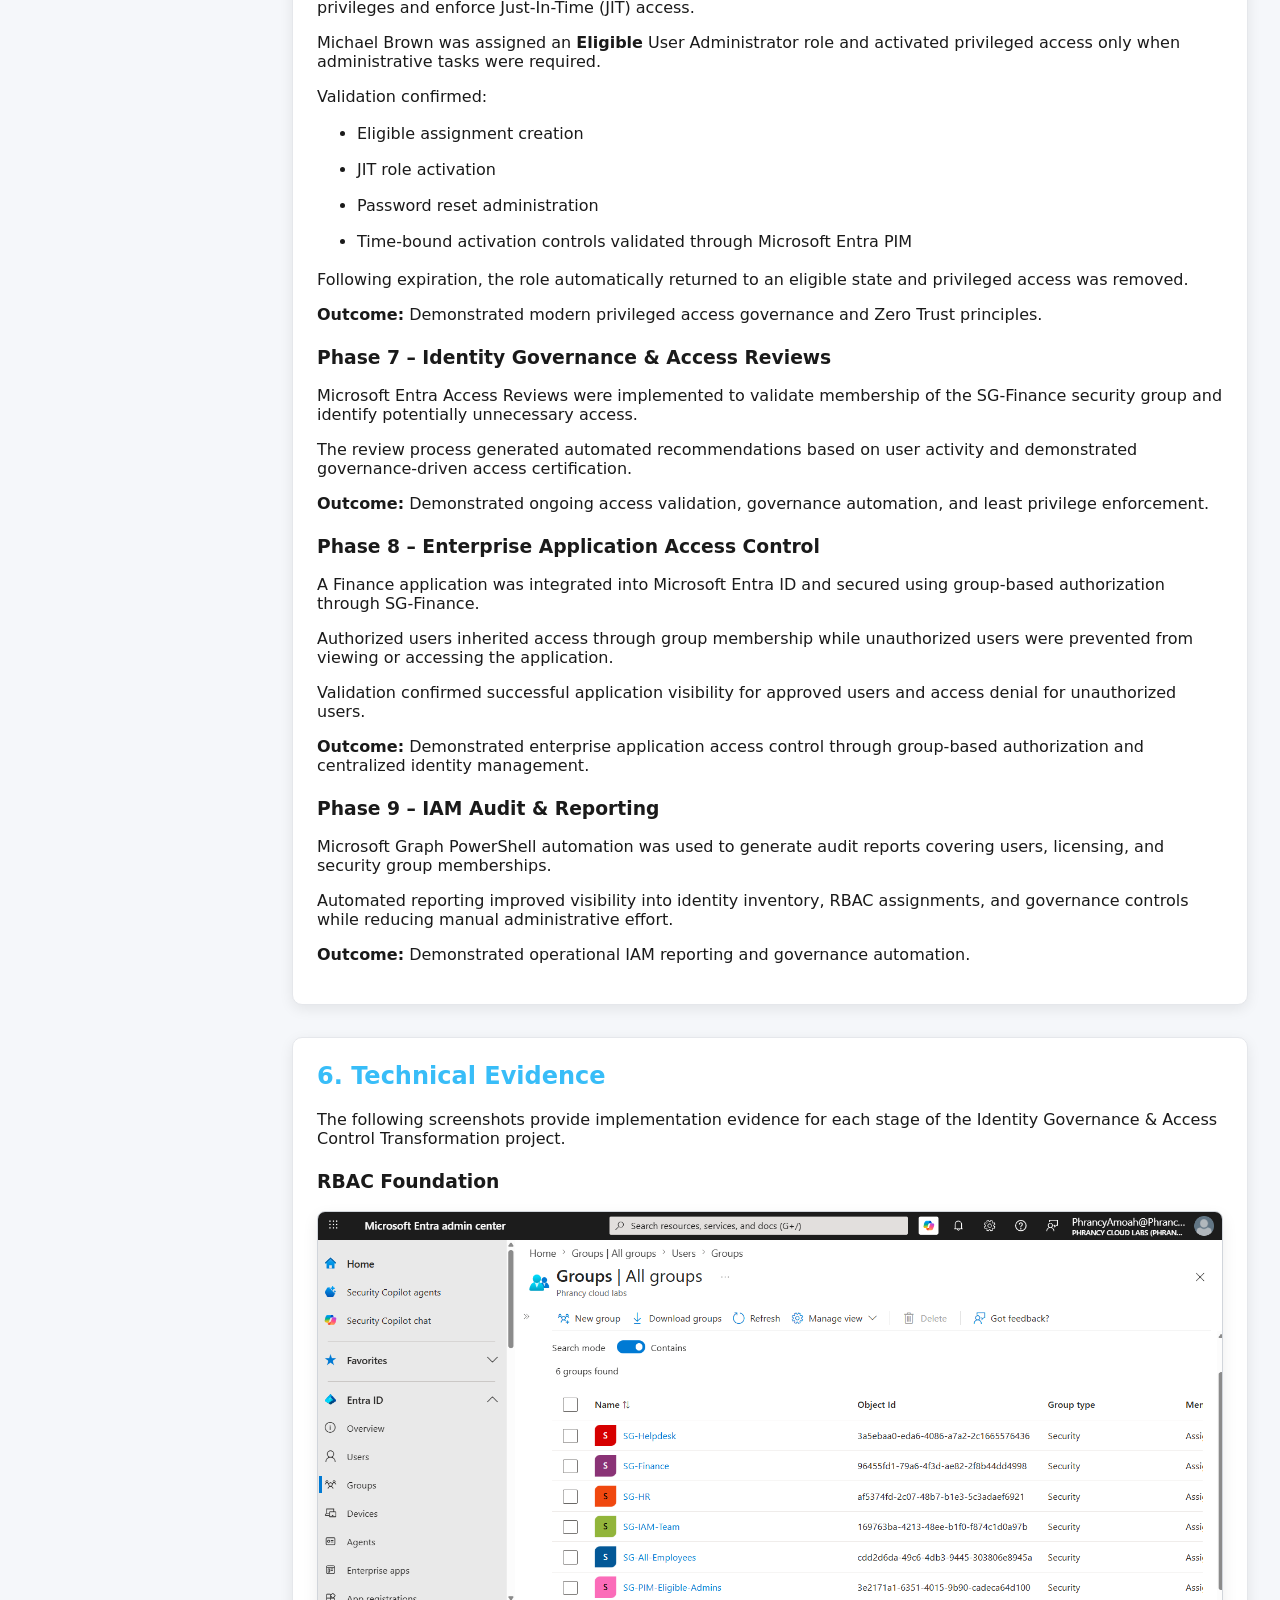
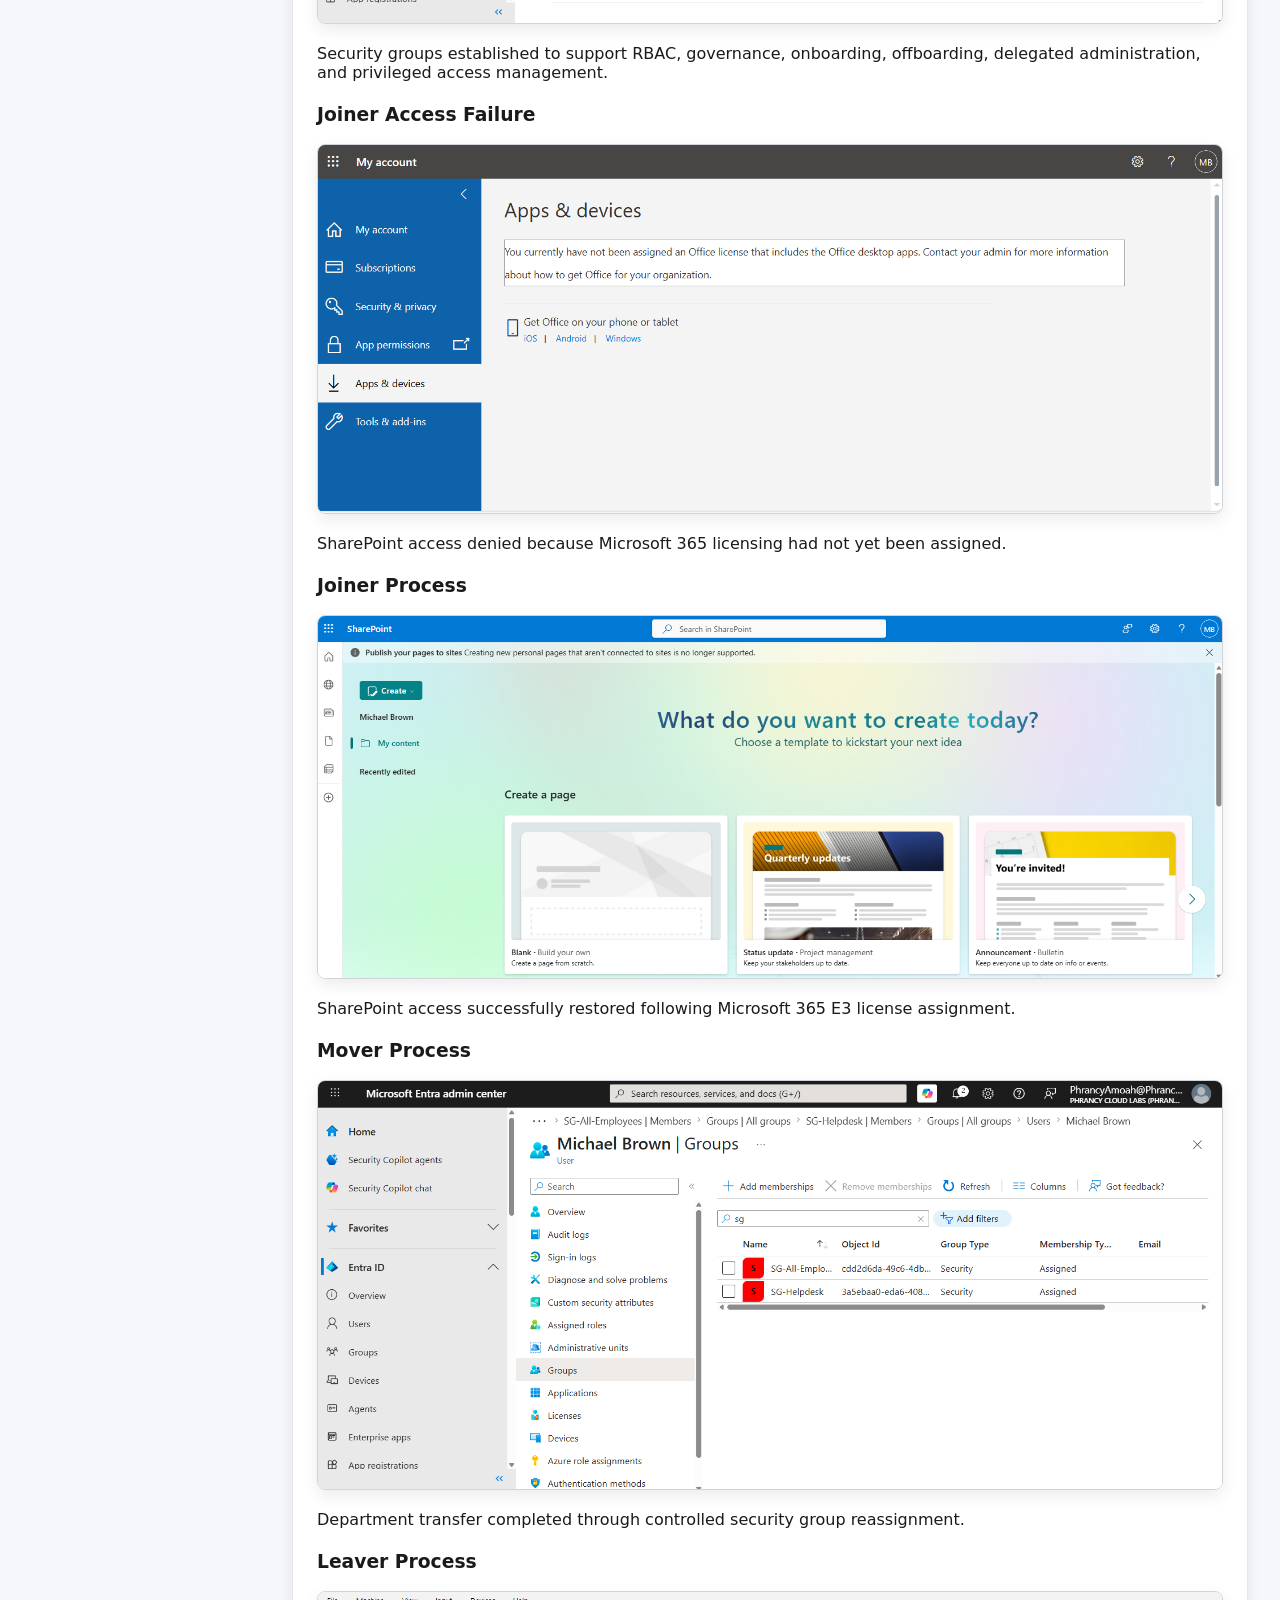
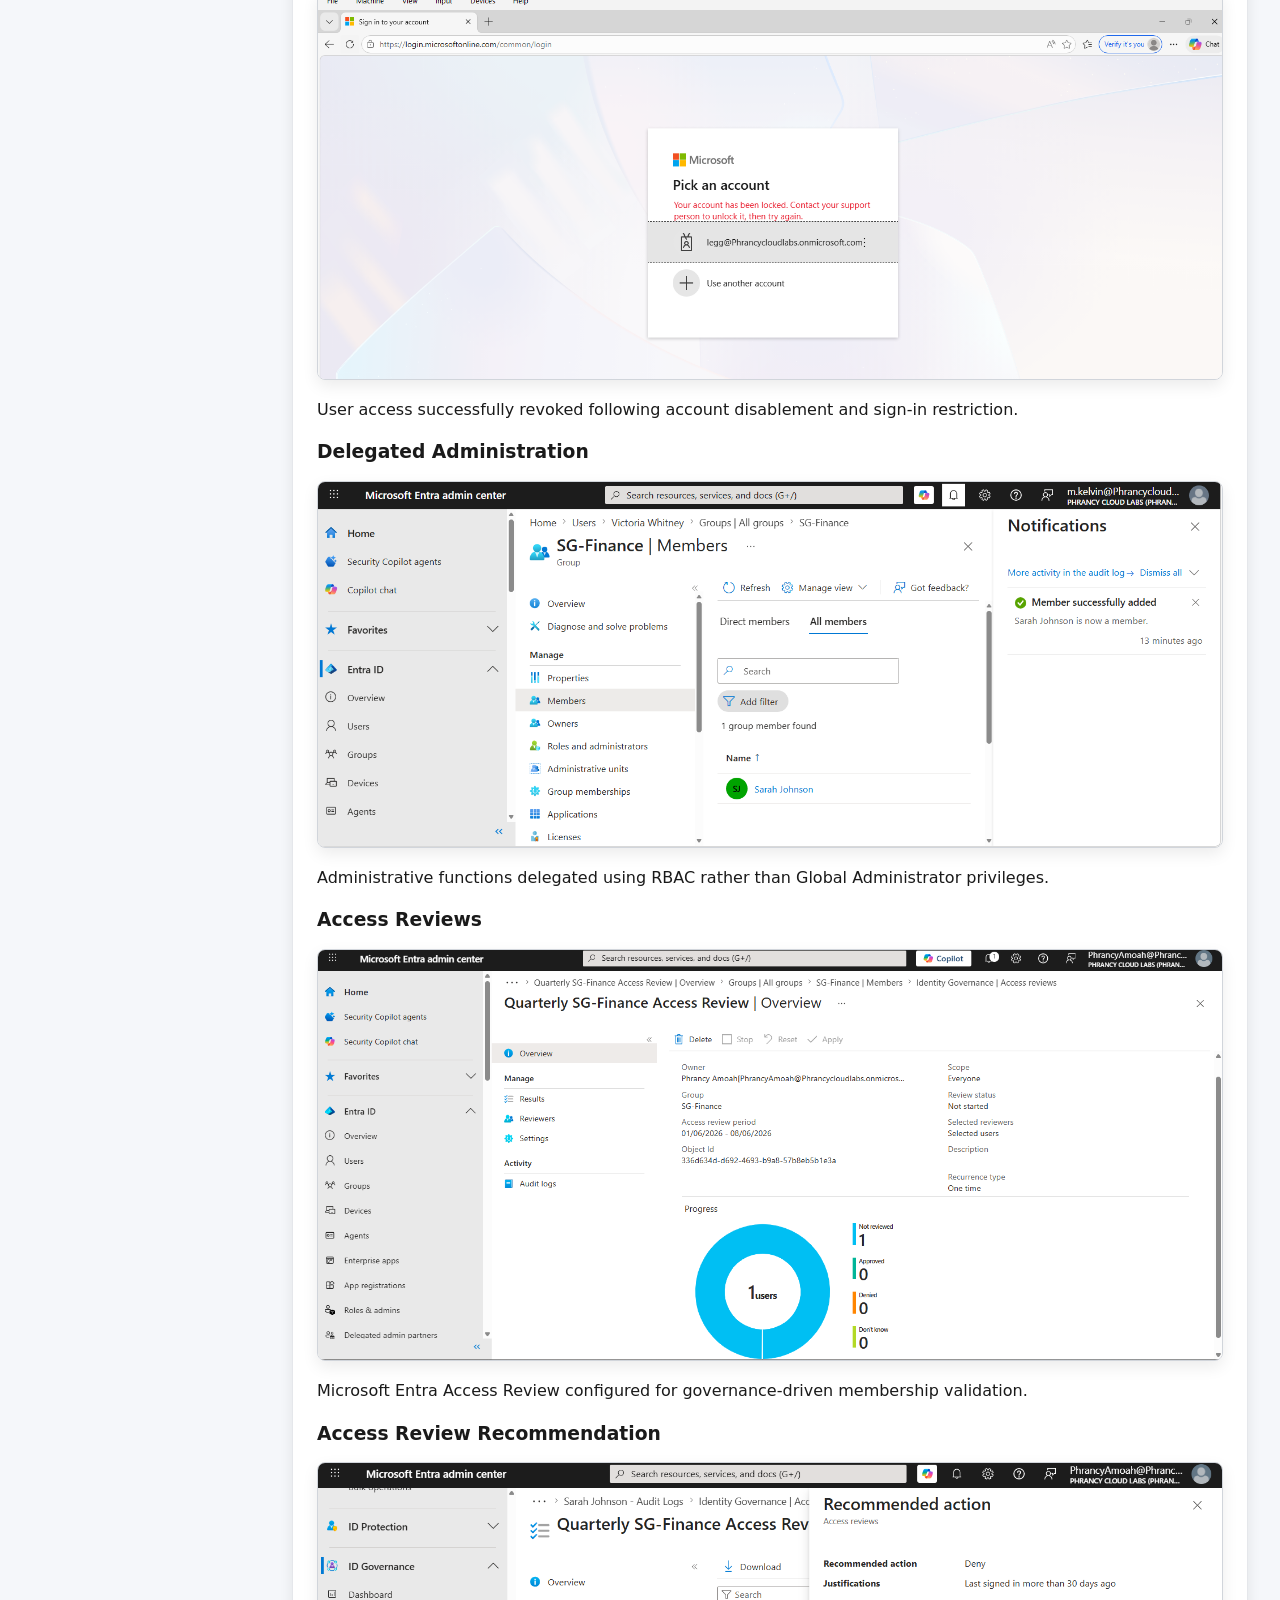
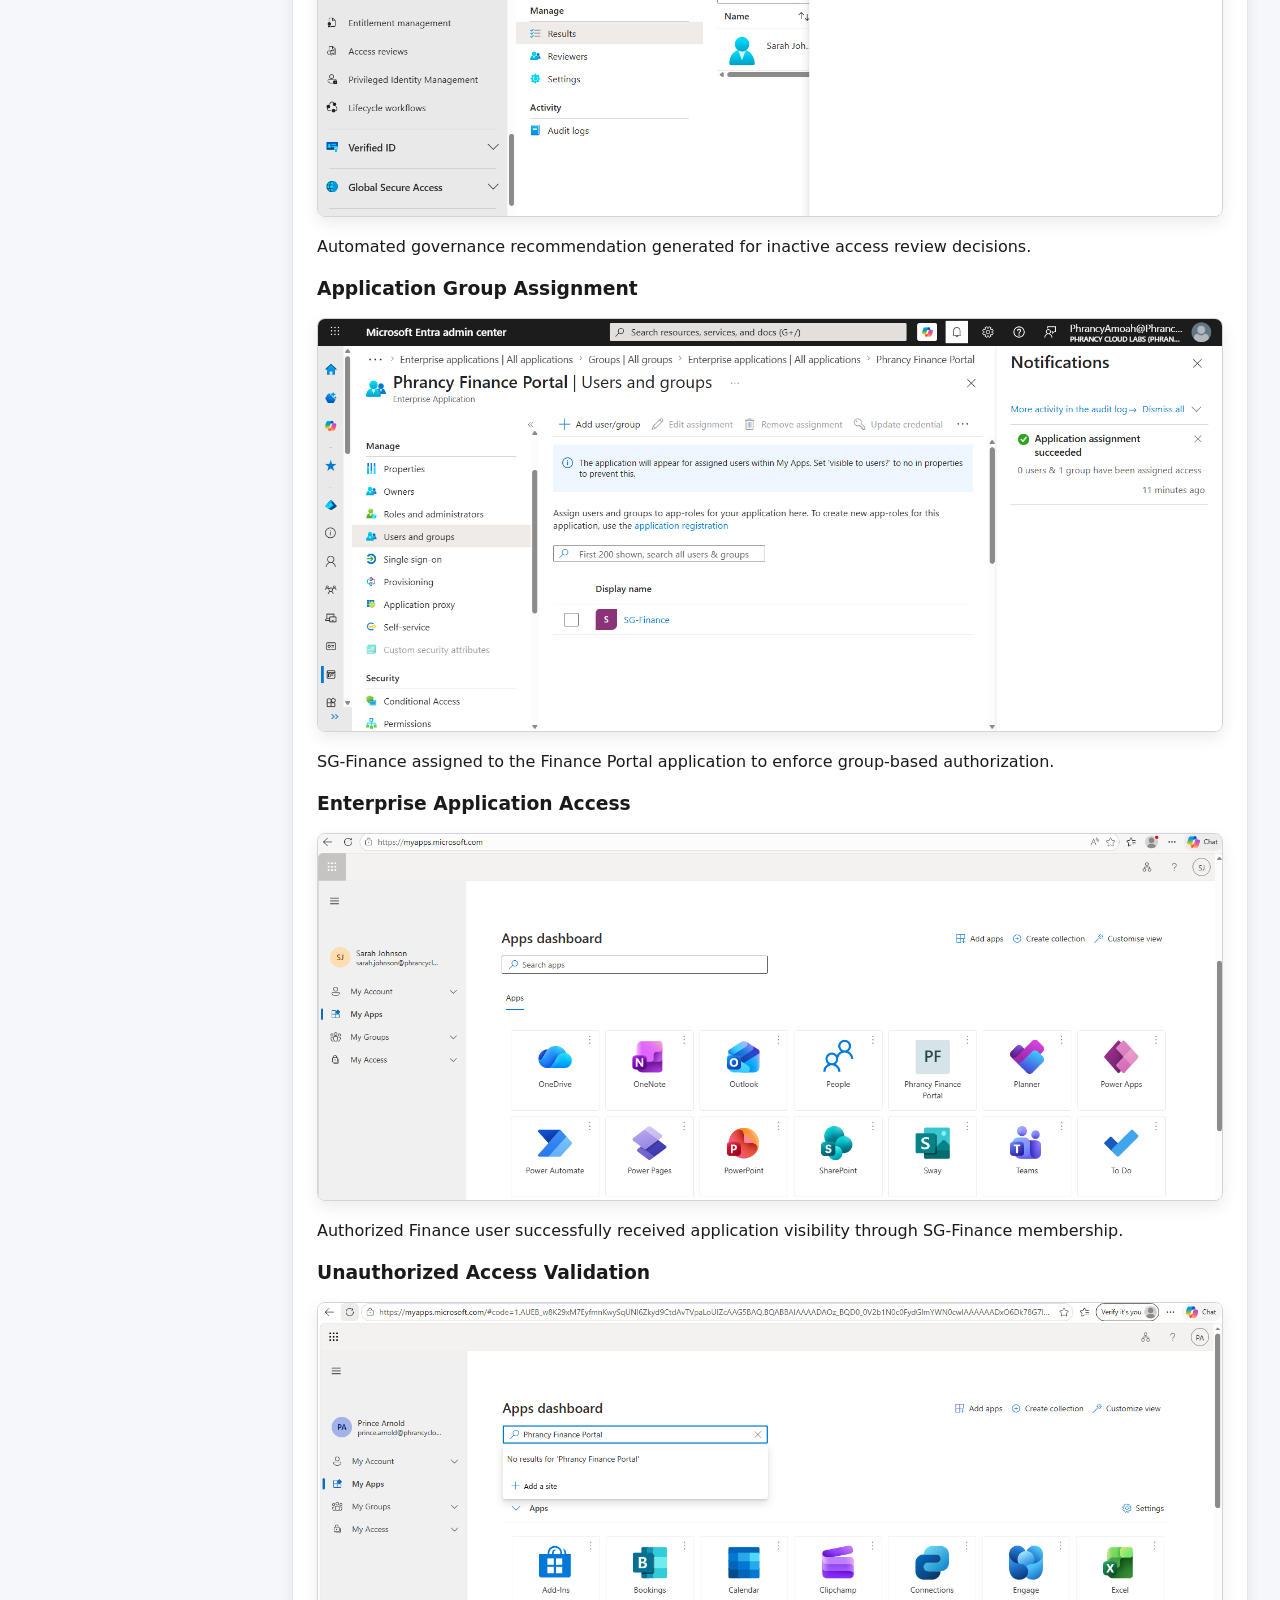
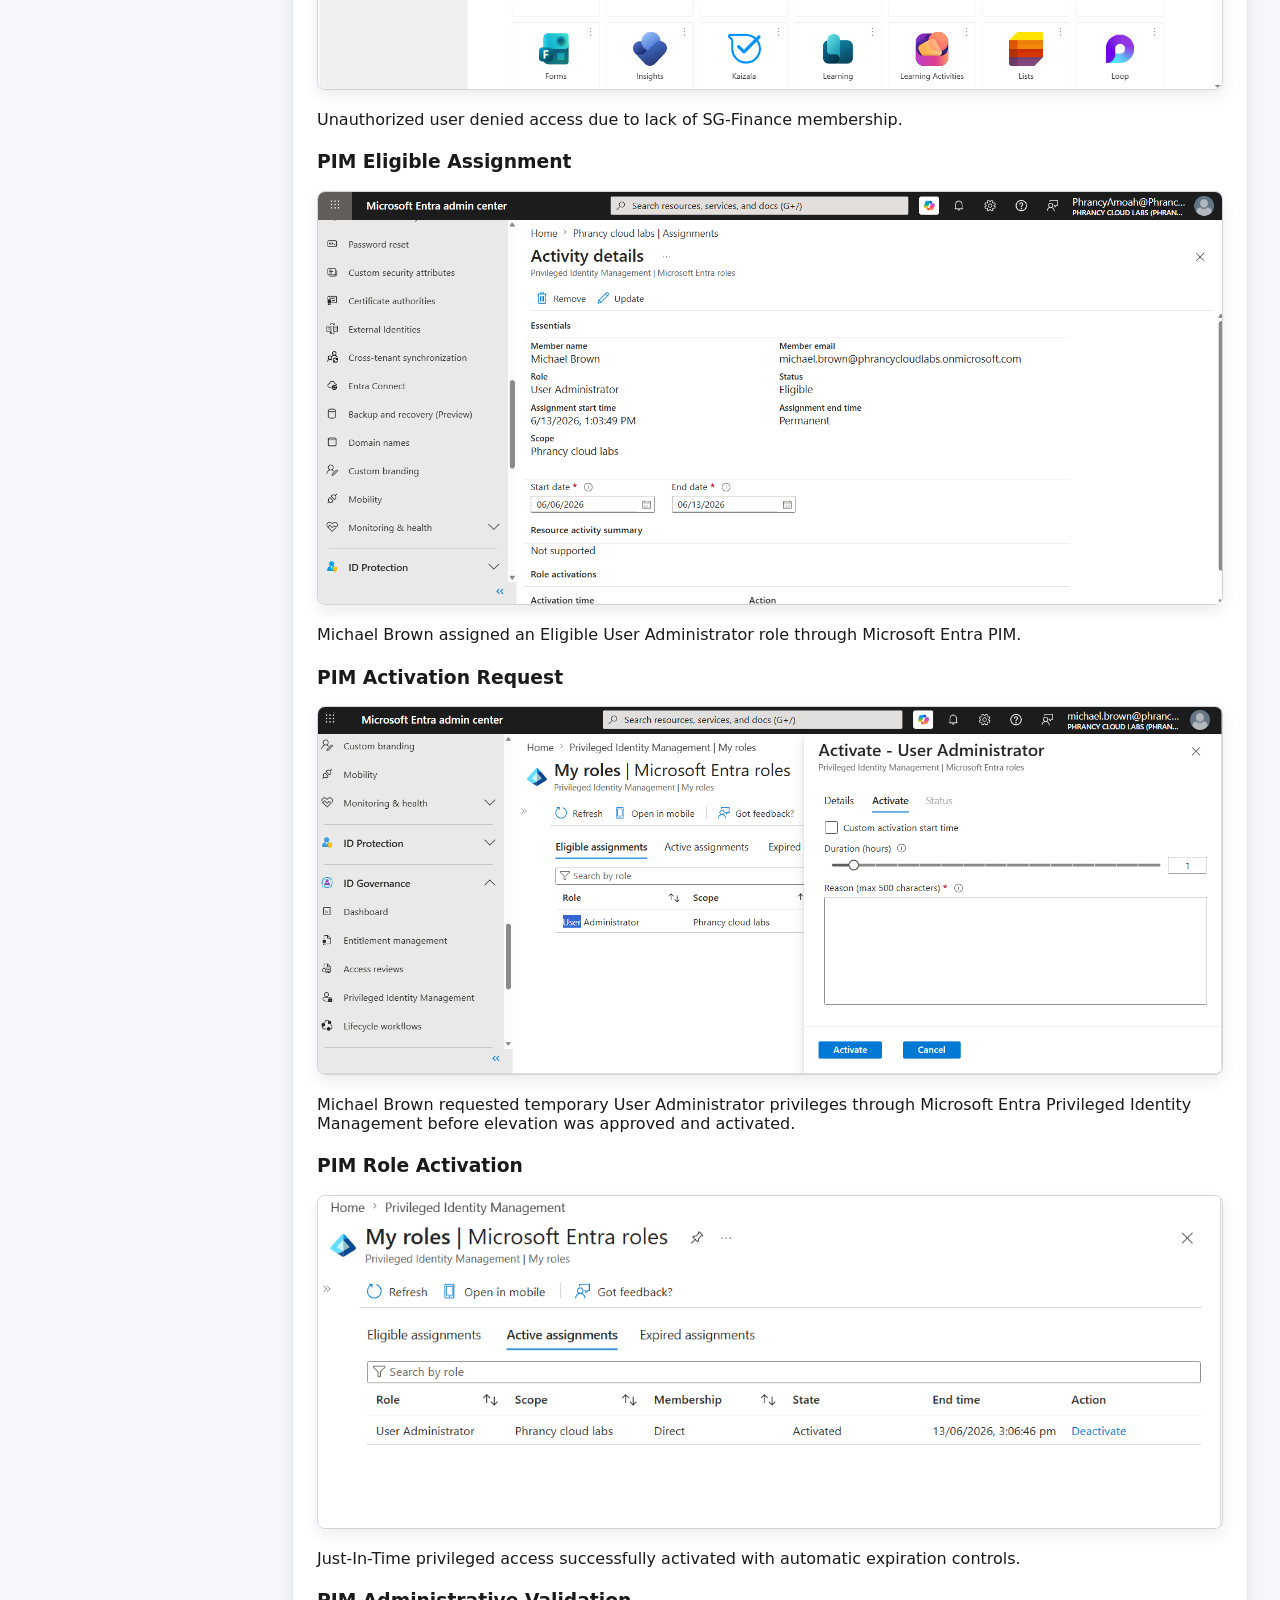
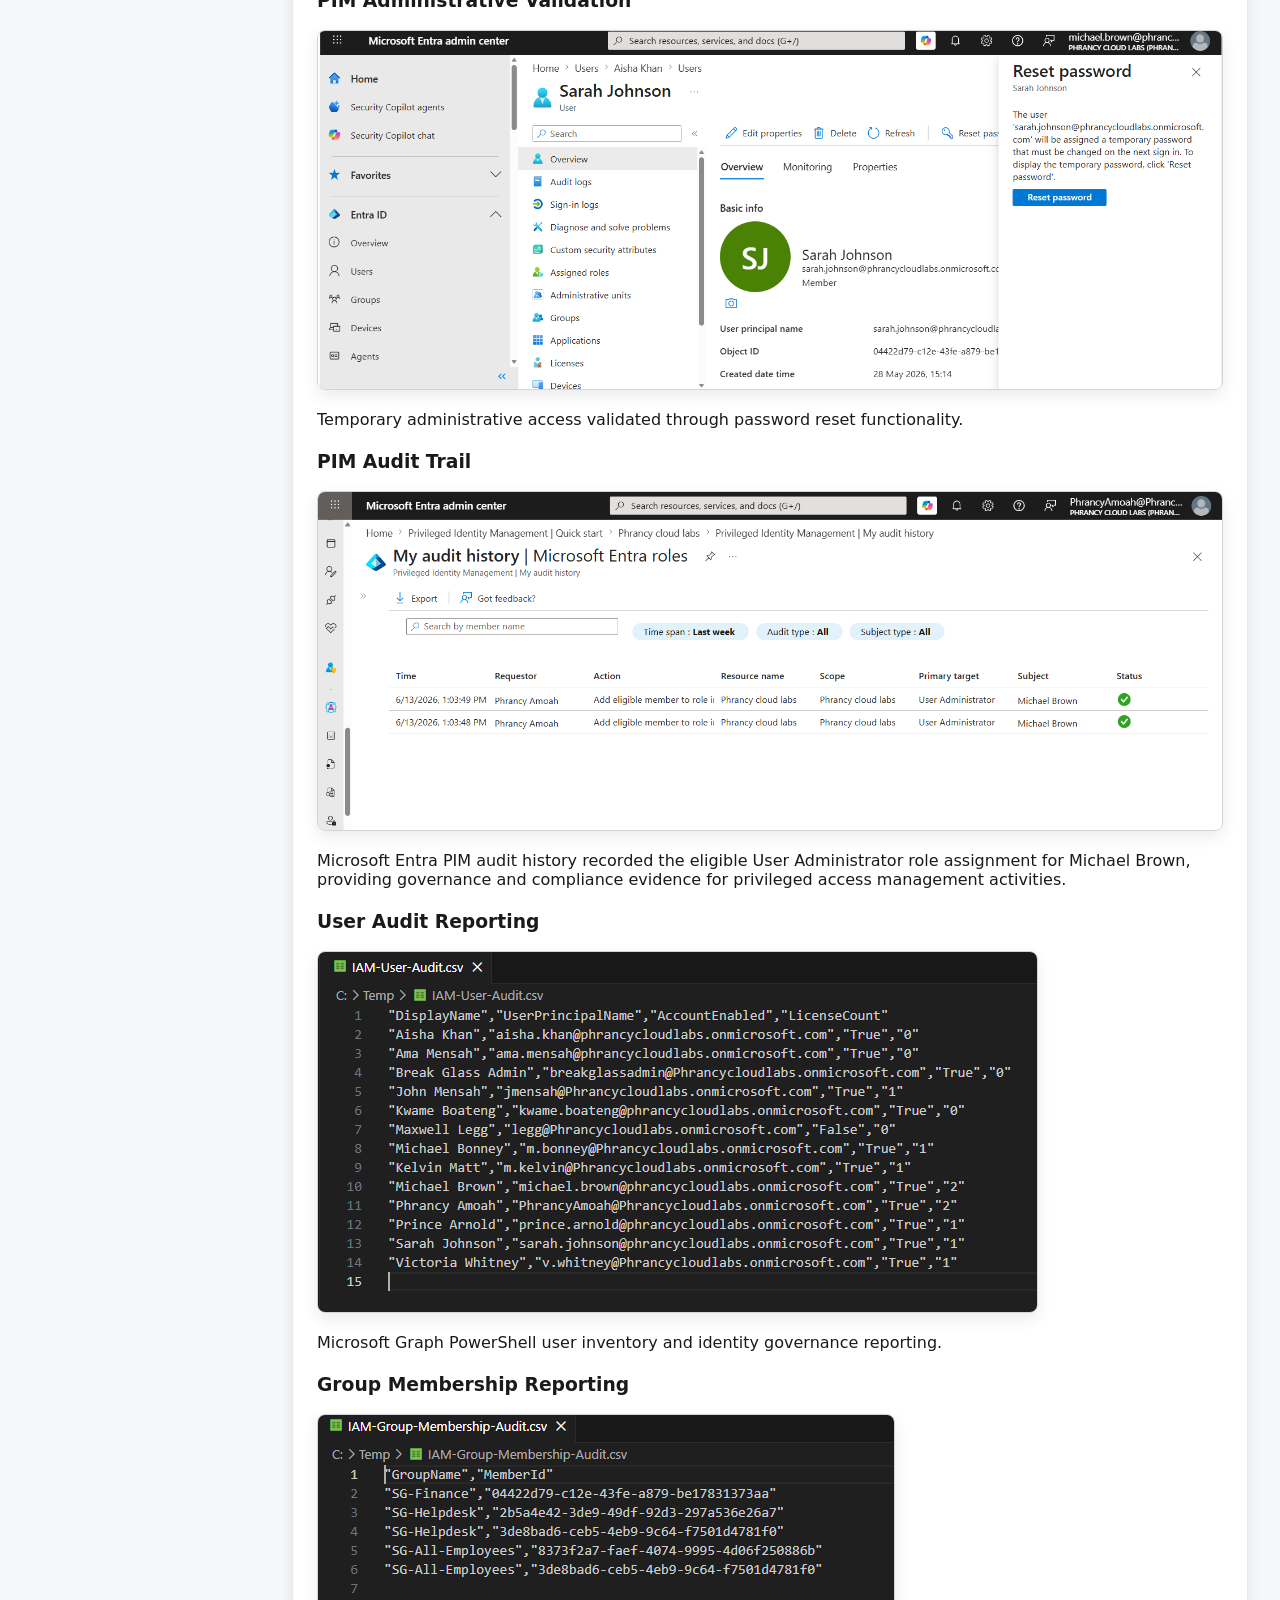
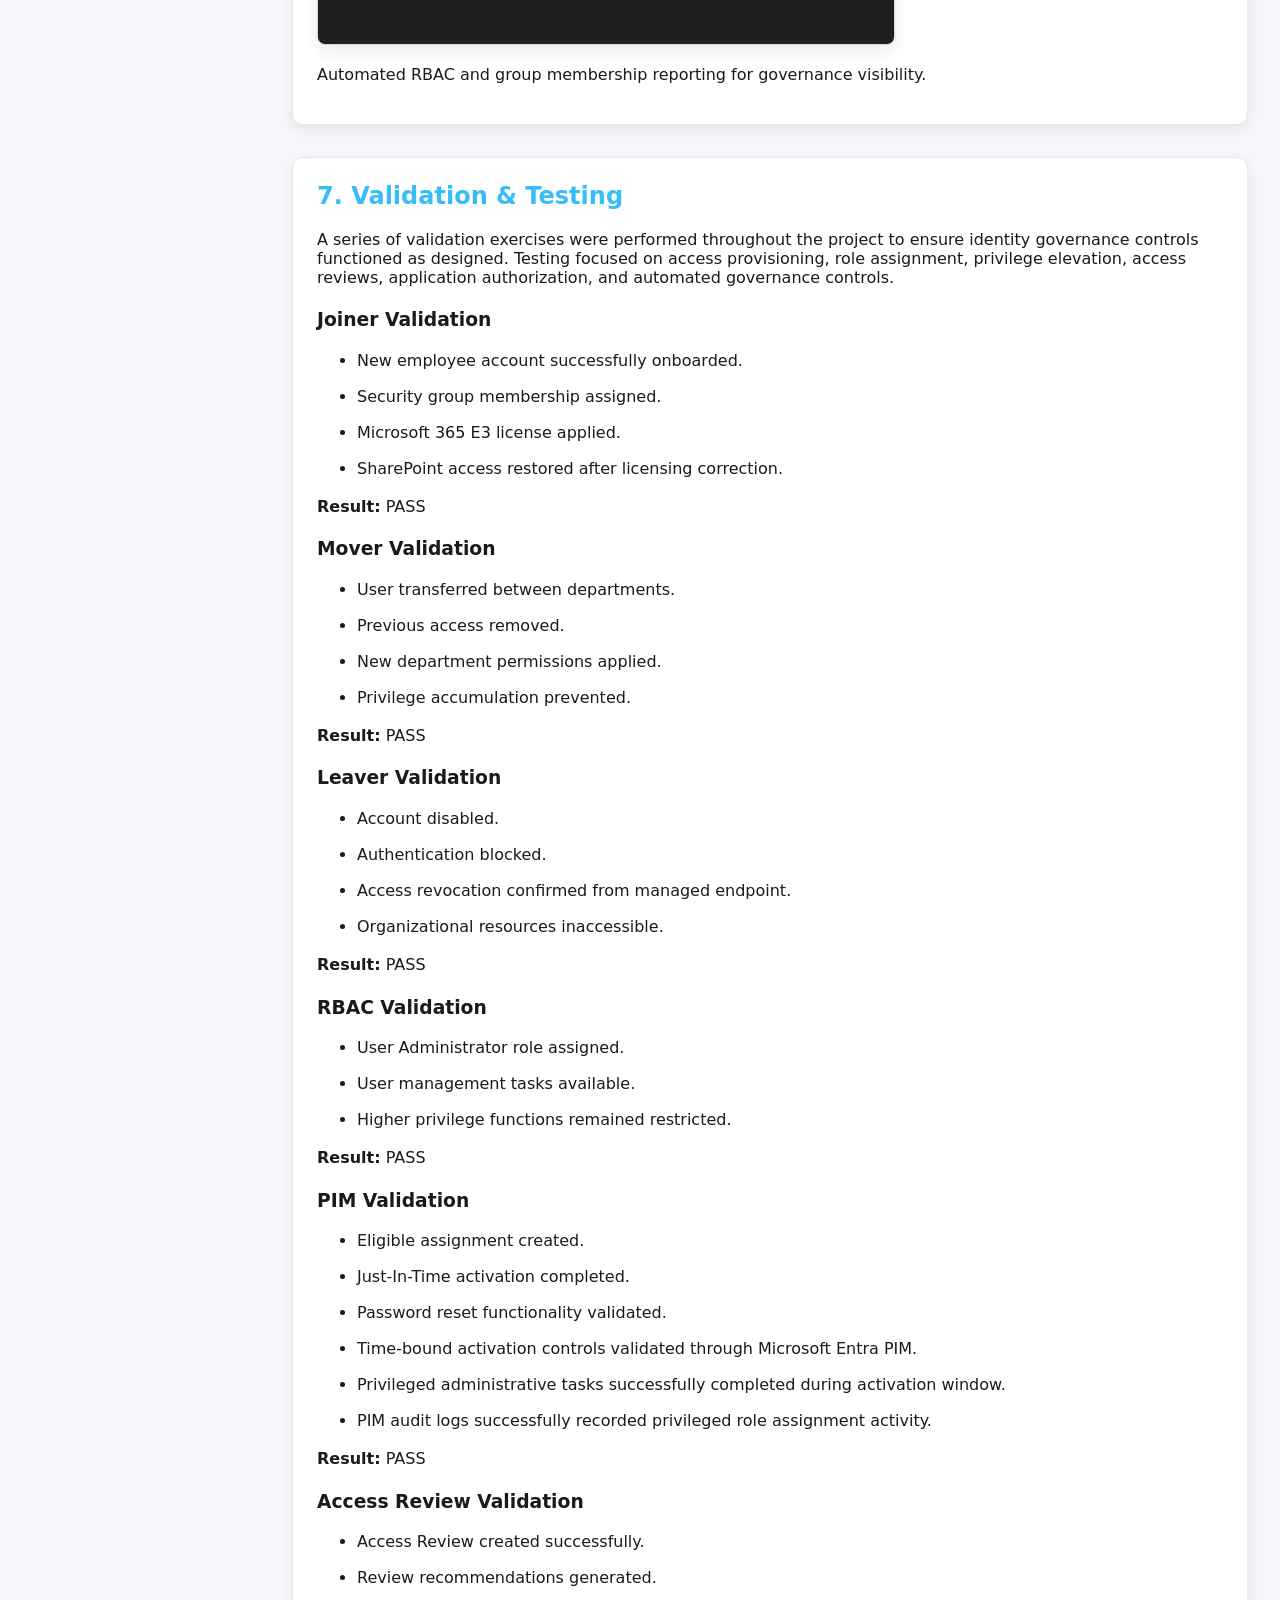
<file: iam-transformation.html>
<!DOCTYPE html>
<html lang="en">
<head>
    <meta charset="UTF-8">
    <meta name="viewport" content="width=device-width, initial-scale=1.0">
    <title>Identity Governance & Access Control Transformation | Francis Otoo</title>
    <link rel="stylesheet" href="style.css">
</head>

<body>

<header>
    <h1>Identity Governance & Access Control Transformation</h1>
    <button class="mobile-menu-button" onclick="toggleMobileMenu()">
    ☰ Menu
</button>
    <nav id="mainNav">
        <a href="index.html">Home</a>
        <a href="about.html">About Me</a>
        <a href="hybrid-identity-transformation.html">Hybrid Identity</a>
        <a href="iam-transformation.html" class="active">IAM</a>
        <a href="cloud/powershell.html">Automation</a>
        <a href="contact.html">Contact</a>
    </nav>
</header>

<aside class="toc">
    <h3>Table of Contents</h3>
    <ul>
        <li><a href="#project-overview">1. Project Overview</a></li>
        <li><a href="#technologies-used">2. Technologies Used</a></li>
        <li><a href="#business-problem">3. The Business Problem</a></li>
        <li><a href="#solution-architecture-design">4. Solution Architecture & Design</a></li>
        <li><a href="#implementation-phases">5. Implementation Phases</a></li>
        <li><a href="#technical-evidence">6. Technical Evidence</a></li>
        <li><a href="#validation-testing">7. Validation & Testing</a></li>
        <li><a href="#troubleshooting">8. Troubleshooting</a></li>
        <li><a href="#engineering-takeaways">9. Engineering Takeaways</a></li>
    </ul>
</aside>

<main class="container">

    <section id="project-overview">
        <p class="case-study-label">IAM CASE STUDY</p>

        <h2>1. Project Overview</h2>

        <h3>Identity Governance & Access Control Transformation</h3>

        <div class="project-meta">
            <p><strong>Business Scenario:</strong> SweetCrust Bakery Ltd — Identity Governance for a growing Microsoft 365 environment</p>
            <p><strong>Project Type:</strong> IAM, RBAC, JML, PIM, Access Reviews, Application Access Control & Audit Reporting</p>
            <p><strong>Role Alignment:</strong> IAM Analyst | IAM Engineer | Microsoft 365 Administrator | Identity Governance Administrator</p>
        </div>

        <p>
            This case study documents the implementation of an Identity and Access Management model for
            <strong>SweetCrust Bakery Ltd</strong>, a growing business using Microsoft Entra ID, Microsoft 365,
            Microsoft Intune, and Microsoft Entra ID Governance.
        </p>

        <p>
            The project builds on the earlier Hybrid Identity Transformation case study, where existing users
            were synchronized from on-premises Active Directory into Microsoft Entra ID. After identity
            modernization, the business required stronger governance controls to manage user access,
            role changes, privileged administration, application access, and audit reporting.
        </p>

        <p>
            The goal of this project was to implement a practical IAM operating model based on least privilege,
            role-based access control, Joiner-Mover-Leaver lifecycle management, access reviews, privileged
            access governance, and repeatable audit reporting.
        </p>
    </section>


<section class="project-summary">

    <h3>Project Summary</h3>

    <div class="summary-grid">

        <div class="summary-item">
            <strong>Users Managed</strong>
            <span>14</span>
        </div>

        <div class="summary-item">
            <strong>Security Groups</strong>
            <span>6</span>
        </div>

        <div class="summary-item">
            <strong>Governance Controls</strong>
            <span>RBAC • PIM • Access Reviews • JML</span>
        </div>

        <div class="summary-item">
            <strong>Enterprise Application</strong>
            <span>Finance Portal (Group-Based Access)</span>
        </div>

    </div>

</section>


    <section id="technologies-used">
        <h2>2. Technologies Used</h2>
        <ul>
            <li>Microsoft Entra ID</li>
            <li>Microsoft Entra ID Governance</li>
            <li>Microsoft Privileged Identity Management (PIM)</li>
            <li>Microsoft 365 E3</li>
            <li>Microsoft SharePoint Online</li>
            <li>Microsoft My Apps Portal</li>
            <li>Enterprise Applications</li>
            <li>Security Groups</li>
            <li>Role-Based Access Control (RBAC)</li>
            <li>Microsoft Graph PowerShell</li>
            <li>Windows 10</li>
            <li>Windows 11</li>
        </ul>
    </section>

    <section id="business-problem">
        <h2>3. The Business Problem</h2>

        <p>
            As SweetCrust Bakery Ltd adopted Microsoft 365 and cloud-based identity management, access control
            became more difficult to manage manually. Users required access based on job roles, departments,
            and business responsibilities, while administrators needed a secure method to perform privileged
            tasks without holding permanent elevated access.
        </p>

        <p>
            The business faced several identity governance risks:
        </p>

        <ul>
            <li>Users could accumulate unnecessary access after changing departments.</li>
            <li>New employees required consistent onboarding, group membership, and license validation.</li>
            <li>Departing employees needed immediate access revocation.</li>
            <li>Standard users needed productivity access but should be blocked from administrative portals.</li>
            <li>Helpdesk and IAM staff needed delegated permissions without Global Administrator access.</li>
            <li>Privileged access needed to be temporary, auditable, and Just-In-Time.</li>
            <li>Finance application access needed to be restricted to authorized users only.</li>
            <li>IAM administrators needed audit reports for users, licensing, and group memberships.</li>
        </ul>
    </section>

    <section id="solution-architecture-design">
        <h2>4. Solution Architecture & Design</h2>

        <p>
            The solution was designed around Microsoft Entra ID as the central identity platform. Security groups
            were used to define role-based access boundaries, Microsoft Entra ID Governance was used for access
            reviews, and PIM was used to control privileged administrative access.
        </p>

        <div class="architecture-flow">

            <div class="arch-box">
                <strong>SweetCrust Bakery Employees</strong>
                <span>Finance, Helpdesk, HR, IAM team, standard employees, and cloud-only hires</span>
            </div>

            <div class="arch-arrow">↓</div>

            <div class="arch-box">
                <strong>Microsoft Entra ID</strong>
                <span>Central identity platform for users, groups, roles, and applications</span>
            </div>

            <div class="arch-arrow">↓</div>

            <div class="arch-box">
                <strong>Security Groups & RBAC</strong>
                <span>SG-Finance, SG-Helpdesk, SG-IAM-Team, SG-All-Employees, SG-PIM-Eligible-Admins</span>
            </div>

            <div class="arch-arrow">↓</div>

            <div class="arch-box">
                <strong>Joiner-Mover-Leaver Lifecycle</strong>
                <span>Controlled onboarding, role changes, license validation, and access revocation</span>
            </div>

            <div class="arch-arrow">↓</div>

            <div class="arch-box">
                <strong>Privileged Identity Management</strong>
                <span>Eligible assignments, Just-In-Time activation, temporary admin access, and automatic expiration</span>
            </div>

            <div class="arch-arrow">↓</div>

            <div class="arch-box">
                <strong>Access Reviews & Enterprise Applications</strong>
                <span>Finance access certification, My Apps visibility, group-based application authorization</span>
            </div>

            <div class="arch-arrow">↓</div>

            <div class="arch-box">
                <strong>IAM Audit & Reporting</strong>
                <span>User inventory, license visibility, group membership reporting, and governance evidence</span>
            </div>

        </div>

        <p>
            This design ensures that access decisions are based on business role, group membership, governance
            review, and time-bound privileged access rather than permanent or individually assigned permissions.
        </p>
    </section>

    

    <section id="implementation-phases">

    <h2>5. Implementation Phases</h2>

    <p>
        The IAM transformation was implemented through a series of structured phases that aligned identity
        administration, governance, privileged access management, and access control with business requirements.
    </p>

    <div class="phase-card">
        <h3>Phase 1 – Enterprise RBAC Foundation & Security Group Design</h3>

        <p>
            The project began with the design of a scalable Role-Based Access Control (RBAC) model for
            SweetCrust Bakery Ltd. Department-based security groups were created to support access delegation,
            governance, onboarding, offboarding, and future privileged access controls.
        </p>

        <ul>
            <li>SG-IAM-Team</li>
            <li>SG-Helpdesk</li>
            <li>SG-HR</li>
            <li>SG-Finance</li>
            <li>SG-All-Employees</li>
            <li>SG-PIM-Eligible-Admins</li>
        </ul>

        <p><strong>Outcome:</strong> Established the identity foundation required for RBAC, governance, and delegated administration.</p>

        
    </div>
    

    <div class="phase-card">
        <h3>Phase 2 – Joiner Process & Licensing Validation</h3>

        <p>
            A new IAM employee, Michael Brown, was onboarded into Microsoft Entra ID and assigned to the
            appropriate security groups. Access validation identified a Microsoft 365 licensing issue that
            prevented SharePoint access.
        </p>

        <p>
            Investigation confirmed that group membership had been assigned correctly, but the user had not
            received a Microsoft 365 E3 license.
        </p>

        <p>
            After license assignment, SharePoint access was successfully restored.
        </p>

        <p><strong>Outcome:</strong> Demonstrated structured onboarding, troubleshooting methodology, and licensing governance.</p>
    </div>

    <div class="phase-card">
        <h3>Phase 3 – Mover Process (Department Transfer)</h3>

        <p>
            Michael Brown was transferred from the IAM team to the Helpdesk department.
            Existing access was reviewed and updated to align with new responsibilities.
        </p>

        <ul>
            <li>Removed from SG-IAM-Team</li>
            <li>Added to SG-Helpdesk</li>
            <li>Retained SG-All-Employees membership</li>
        </ul>

        <p>
            This prevented privilege accumulation while ensuring the employee retained the access required
            for their new role.
        </p>

        <p><strong>Outcome:</strong> Demonstrated controlled access reassignment and privilege creep prevention.</p>
    </div>

    <div class="phase-card">
        <h3>Phase 4 – Leaver Process & Access Revocation</h3>

        <p>
            The offboarding process validated that access could be removed immediately when an employee
            leaves the organization.
        </p>

        <p>
            A former employee account was disabled, active sessions were revoked, and access validation
            was performed from a managed Windows endpoint.
        </p>

        <p>
            Microsoft successfully blocked authentication attempts, confirming that organizational access
            had been removed.
        </p>

        <p><strong>Outcome:</strong> Demonstrated secure offboarding and identity lifecycle enforcement.</p>
    </div>

    <div class="phase-card">
        <h3>Phase 5 – RBAC & Delegated Administration</h3>

        <p>
            Delegated administration was implemented using Microsoft Entra ID administrative roles.
            Instead of assigning Global Administrator access, operational tasks were delegated using
            the User Administrator role.
        </p>

        <p>
            Validation confirmed that delegated administrators could manage users and groups while
            remaining restricted from higher-risk administrative functions.
        </p>

        <p><strong>Outcome:</strong> Demonstrated least privilege and secure delegation of administrative responsibilities.</p>
    </div>

    <div class="phase-card">
        <h3>Phase 6 – Privileged Access Governance (PIM)</h3>

        <p>
            Microsoft Entra Privileged Identity Management (PIM) was implemented to eliminate standing
            administrative privileges and enforce Just-In-Time (JIT) access.
        </p>

        <p>
            Michael Brown was assigned an <strong>Eligible</strong> User Administrator role and activated
            privileged access only when administrative tasks were required.
        </p>

        <p>
            Validation confirmed:
        </p>

        <ul>
            <li>Eligible assignment creation</li>
            <li>JIT role activation</li>
            <li>Password reset administration</li>
            <li>Time-bound activation controls validated through Microsoft Entra PIM</li>
        </ul>

        <p>
            Following expiration, the role automatically returned to an eligible state and privileged
            access was removed.
        </p>

        <p><strong>Outcome:</strong> Demonstrated modern privileged access governance and Zero Trust principles.</p>
    </div>

    <div class="phase-card">
        <h3>Phase 7 – Identity Governance & Access Reviews</h3>

        <p>
            Microsoft Entra Access Reviews were implemented to validate membership of the SG-Finance
            security group and identify potentially unnecessary access.
        </p>

        <p>
            The review process generated automated recommendations based on user activity and demonstrated
            governance-driven access certification.
        </p>

        <p><strong>Outcome:</strong> Demonstrated ongoing access validation, governance automation, and least privilege enforcement.</p>
    </div>

    <div class="phase-card">
        <h3>Phase 8 – Enterprise Application Access Control</h3>

        <p>
            A Finance application was integrated into Microsoft Entra ID and secured using group-based
            authorization through SG-Finance.
        </p>

        <p>
            Authorized users inherited access through group membership while unauthorized users were
            prevented from viewing or accessing the application.
        </p>

        <p>
            Validation confirmed successful application visibility for approved users and access denial
            for unauthorized users.
        </p>

        <p><strong>Outcome:</strong> Demonstrated enterprise application access control through group-based authorization and centralized identity management.</p>
    </div>

    <div class="phase-card">
        <h3>Phase 9 – IAM Audit & Reporting</h3>

        <p>
            Microsoft Graph PowerShell automation was used to generate audit reports covering users,
            licensing, and security group memberships.
        </p>

        <p>
            Automated reporting improved visibility into identity inventory, RBAC assignments, and
            governance controls while reducing manual administrative effort.
        </p>

        <p><strong>Outcome:</strong> Demonstrated operational IAM reporting and governance automation.</p>
    </div>

</section>



<section id="technical-evidence">

    <h2>6. Technical Evidence</h2>

    <p>
        The following screenshots provide implementation evidence for each stage of the
        Identity Governance & Access Control Transformation project.
    </p>

    <div class="evidence-grid">

        <div class="evidence-card">
            <h3>RBAC Foundation</h3>
            <img src="assets/images/entra-id-enterprise-security-groups.png" alt="Enterprise Security Groups">
            <p>
                Security groups established to support RBAC, governance, onboarding,
                offboarding, delegated administration, and privileged access management.
            </p>
        </div>


        <div class="evidence-card">
            <h3>Joiner Access Failure</h3>
            <img src="assets/images/iam-joiner-sharepoint-license-failure.png" alt="Joiner License Failure">
            <p>
                SharePoint access denied because Microsoft 365 licensing had not yet been assigned.
            </p>
        </div>

        <div class="evidence-card">
            <h3>Joiner Process</h3>
            <img src="assets/images/iam-sharepoint-access-restored-after-license.png" alt="SharePoint Access Restored">
            <p>
                SharePoint access successfully restored following Microsoft 365 E3 license assignment.
            </p>
        </div>

        <div class="evidence-card">
            <h3>Mover Process</h3>
            <img src="assets/images/iam-mover-group-membership-update.png" alt="Mover Process">
            <p>
                Department transfer completed through controlled security group reassignment.
            </p>
        </div>

        <div class="evidence-card">
            <h3>Leaver Process</h3>
            <img src="assets/images/iam-leaver-account-access-denied.png" alt="Leaver Process">
            <p>
                User access successfully revoked following account disablement and sign-in restriction.
            </p>
        </div>

        <div class="evidence-card">
            <h3>Delegated Administration</h3>
            <img src="assets/images/iam-rbac-kelvin-group-membership-management.png" alt="Delegated Administration">
            <p>
                Administrative functions delegated using RBAC rather than Global Administrator privileges.
            </p>
        </div>

        <div class="evidence-card">
            <h3>Access Reviews</h3>
            <img src="assets/images/iam-access-review-active.png" alt="Access Review">
            <p>
                Microsoft Entra Access Review configured for governance-driven membership validation.
            </p>
        </div>

        <div class="evidence-card">
            <h3>Access Review Recommendation</h3>
            <img src="assets/images/iam-access-review-recommended-deny.png" alt="Access Review Recommendation">
            <p>
                Automated governance recommendation generated for inactive access review decisions.
            </p>
        </div>



<div class="evidence-card">
    <h3>Application Group Assignment</h3>
    <img src="assets/images/iam-enterprise-app-group-assignment.png" alt="Application Group Assignment">
    <p>
        SG-Finance assigned to the Finance Portal application to enforce group-based authorization.
    </p>
</div>




        <div class="evidence-card">
            <h3>Enterprise Application Access</h3>
            <img src="assets/images/iam-sso-authorized-user-access.png" alt="Authorized User Access">
            <p>
                Authorized Finance user successfully received application visibility through SG-Finance membership.
            </p>
        </div>

        <div class="evidence-card">
            <h3>Unauthorized Access Validation</h3>
            <img src="assets/images/iam-sso-unauthorized-user-denied.png" alt="Unauthorized Access">
            <p>
                Unauthorized user denied access due to lack of SG-Finance membership.
            </p>
        </div>

        <div class="evidence-card">
            <h3>PIM Eligible Assignment</h3>
            <img src="assets/images/iam-pim-assignment-validation.png" alt="PIM Assignment">
            <p>
                Michael Brown assigned an Eligible User Administrator role through Microsoft Entra PIM.
            </p>
        </div>


        <div class="evidence-card">
            <h3>PIM Activation Request</h3>
            <img src="assets/images/iam-pim-jit-activation-request.png" alt="PIM Activation Request">
            <p>
                Michael Brown requested temporary User Administrator privileges through Microsoft Entra Privileged Identity Management before elevation was approved and activated.
            </p>
        </div>



        <div class="evidence-card">
            <h3>PIM Role Activation</h3>
            <img src="assets/images/iam-pim-role-activated.png" alt="PIM Activated">
            <p>
                Just-In-Time privileged access successfully activated with automatic expiration controls.
            </p>
        </div>

        <div class="evidence-card">
            <h3>PIM Administrative Validation</h3>
            <img src="assets/images/iam-pim-password-reset-validation.png" alt="PIM Validation">
            <p>
                Temporary administrative access validated through password reset functionality.
            </p>
        </div>



            <div class="evidence-card">
                <h3>PIM Audit Trail</h3>
                <img src="assets/images/iam-pim-audit-trail.png" alt="PIM Audit Trail">
                <p>
                    Microsoft Entra PIM audit history recorded the eligible User Administrator role assignment for Michael Brown, providing governance and compliance evidence for privileged access management activities.
                </p>
            </div>

        

        <div class="evidence-card">
            <h3>User Audit Reporting</h3>
            <img src="assets/images/iam-audit-user-report.png" alt="User Audit Report">
            <p>
                Microsoft Graph PowerShell user inventory and identity governance reporting.
            </p>
        </div>

        <div class="evidence-card">
            <h3>Group Membership Reporting</h3>
            <img src="assets/images/iam-audit-group-membership-report.png" alt="Group Membership Report">
            <p>
                Automated RBAC and group membership reporting for governance visibility.
            </p>
        </div>

    </div>

</section>


<section id="validation-testing">

    <h2>7. Validation & Testing</h2>

    <p>
        A series of validation exercises were performed throughout the project to ensure
        identity governance controls functioned as designed. Testing focused on access
        provisioning, role assignment, privilege elevation, access reviews, application
        authorization, and automated governance controls.
    </p>

    <div class="phase-card">

        <h3>Joiner Validation</h3>

        <ul>
            <li>New employee account successfully onboarded.</li>
            <li>Security group membership assigned.</li>
            <li>Microsoft 365 E3 license applied.</li>
            <li>SharePoint access restored after licensing correction.</li>
        </ul>

        <p><strong>Result:</strong> PASS</p>

    </div>

    <div class="phase-card">

        <h3>Mover Validation</h3>

        <ul>
            <li>User transferred between departments.</li>
            <li>Previous access removed.</li>
            <li>New department permissions applied.</li>
            <li>Privilege accumulation prevented.</li>
        </ul>

        <p><strong>Result:</strong> PASS</p>

    </div>

    <div class="phase-card">

        <h3>Leaver Validation</h3>

        <ul>
            <li>Account disabled.</li>
            <li>Authentication blocked.</li>
            <li>Access revocation confirmed from managed endpoint.</li>
            <li>Organizational resources inaccessible.</li>
        </ul>

        <p><strong>Result:</strong> PASS</p>

    </div>

    <div class="phase-card">

        <h3>RBAC Validation</h3>

        <ul>
            <li>User Administrator role assigned.</li>
            <li>User management tasks available.</li>
            <li>Higher privilege functions remained restricted.</li>
        </ul>

        <p><strong>Result:</strong> PASS</p>

    </div>

    <div class="phase-card">

        <h3>PIM Validation</h3>

        <ul>
            <li>Eligible assignment created.</li>
            <li>Just-In-Time activation completed.</li>
            <li>Password reset functionality validated.</li>
            <li>Time-bound activation controls validated through Microsoft Entra PIM.</li>
            <li>Privileged administrative tasks successfully completed during activation window.</li>
            <li>PIM audit logs successfully recorded privileged role assignment activity.</li>
        </ul>

        <p><strong>Result:</strong> PASS</p>

    </div>

    <div class="phase-card">

        <h3>Access Review Validation</h3>

        <ul>
            <li>Access Review created successfully.</li>
            <li>Review recommendations generated.</li>
            <li>Governance controls validated.</li>
        </ul>

        <p><strong>Result:</strong> PASS</p>

    </div>

    <div class="phase-card">

        <h3>Enterprise Application Access Validation</h3>

        <ul>
            <li>Authorized user successfully accessed Finance application.</li>
            <li>Unauthorized user could not view the application.</li>
            <li>Group-based authorization verified.</li>
        </ul>

        <p><strong>Result:</strong> PASS</p>

    </div>

</section>

<section id="troubleshooting">

    <h2>8. Troubleshooting</h2>

    <div class="phase-card">

        <h3>Issue 1 – SharePoint Access Failure</h3>

        <p><strong>Problem:</strong></p>

        <p>
            User account was correctly provisioned and assigned security group membership
            but could not access SharePoint Online resources.
        </p>

        <p><strong>Root Cause:</strong></p>

        <p>
            Microsoft 365 E3 license had not been assigned.
        </p>

        <p><strong>Resolution:</strong></p>

        <p>
            Assigned Microsoft 365 E3 license and validated access restoration.
        </p>

    </div>

    <div class="phase-card">

        <h3>Issue 2 – PIM Access Validation</h3>

        <p><strong>Problem:</strong></p>

        <p>
            User Administrator role appeared unavailable after initial testing.
        </p>

        <p><strong>Root Cause:</strong></p>

        <p>
            Just-In-Time activation window had expired and the role automatically returned
            to an Eligible state.
        </p>

        <p><strong>Resolution:</strong></p>

        <p>
            Re-activated the role through Microsoft Entra PIM and validated privileged
            administrative functionality.
        </p>

    </div>

    <div class="phase-card">

        <h3>Issue 3 – Access Governance Decisions</h3>

        <p><strong>Problem:</strong></p>

        <p>
            Determining whether long-standing group memberships were still required.
        </p>

        <p><strong>Resolution:</strong></p>

        <p>
            Access Reviews were implemented to support periodic access certification
            and governance-driven decisions.
        </p>

    </div>

</section>


<section id="engineering-takeaways">

    <h2>9. Engineering Takeaways</h2>

    <ul>
        <li>IAM is not only user creation; it includes lifecycle management, governance, access validation, privileged access, and reporting.</li>

        <li>RBAC should be designed before permissions are assigned so access can scale through groups instead of individual user assignments.</li>

        <li>Joiner, Mover, and Leaver processes reduce security risk by ensuring access is granted, changed, and removed based on business role.</li>

        <li>Licensing is a critical part of onboarding because a user account alone does not guarantee access to Microsoft 365 services.</li>

        <li>Microsoft Entra PIM reduces standing privilege by allowing administrators to activate roles only when needed.</li>

        <li>Access Reviews help detect stale access and support ongoing least-privilege governance.</li>

        <li>Enterprise application access should be controlled using security groups to simplify authorization and improve auditability.</li>

        <li>Microsoft Graph PowerShell reporting improves IAM visibility by auditing users, licenses, and group memberships.</li>

        <li>A complete IAM model combines RBAC, JML, PIM, Access Reviews, application access control, and audit reporting.</li>
    </ul>

</section>

</main>

<footer class="site-footer">
    <p>© 2026 Francis Otoo. All rights reserved.</p>
</footer>

<script>
function toggleMobileMenu() {
    const nav = document.getElementById("mainNav");
    nav.classList.toggle("open");
}
</script>

</body>
</html>
</file>
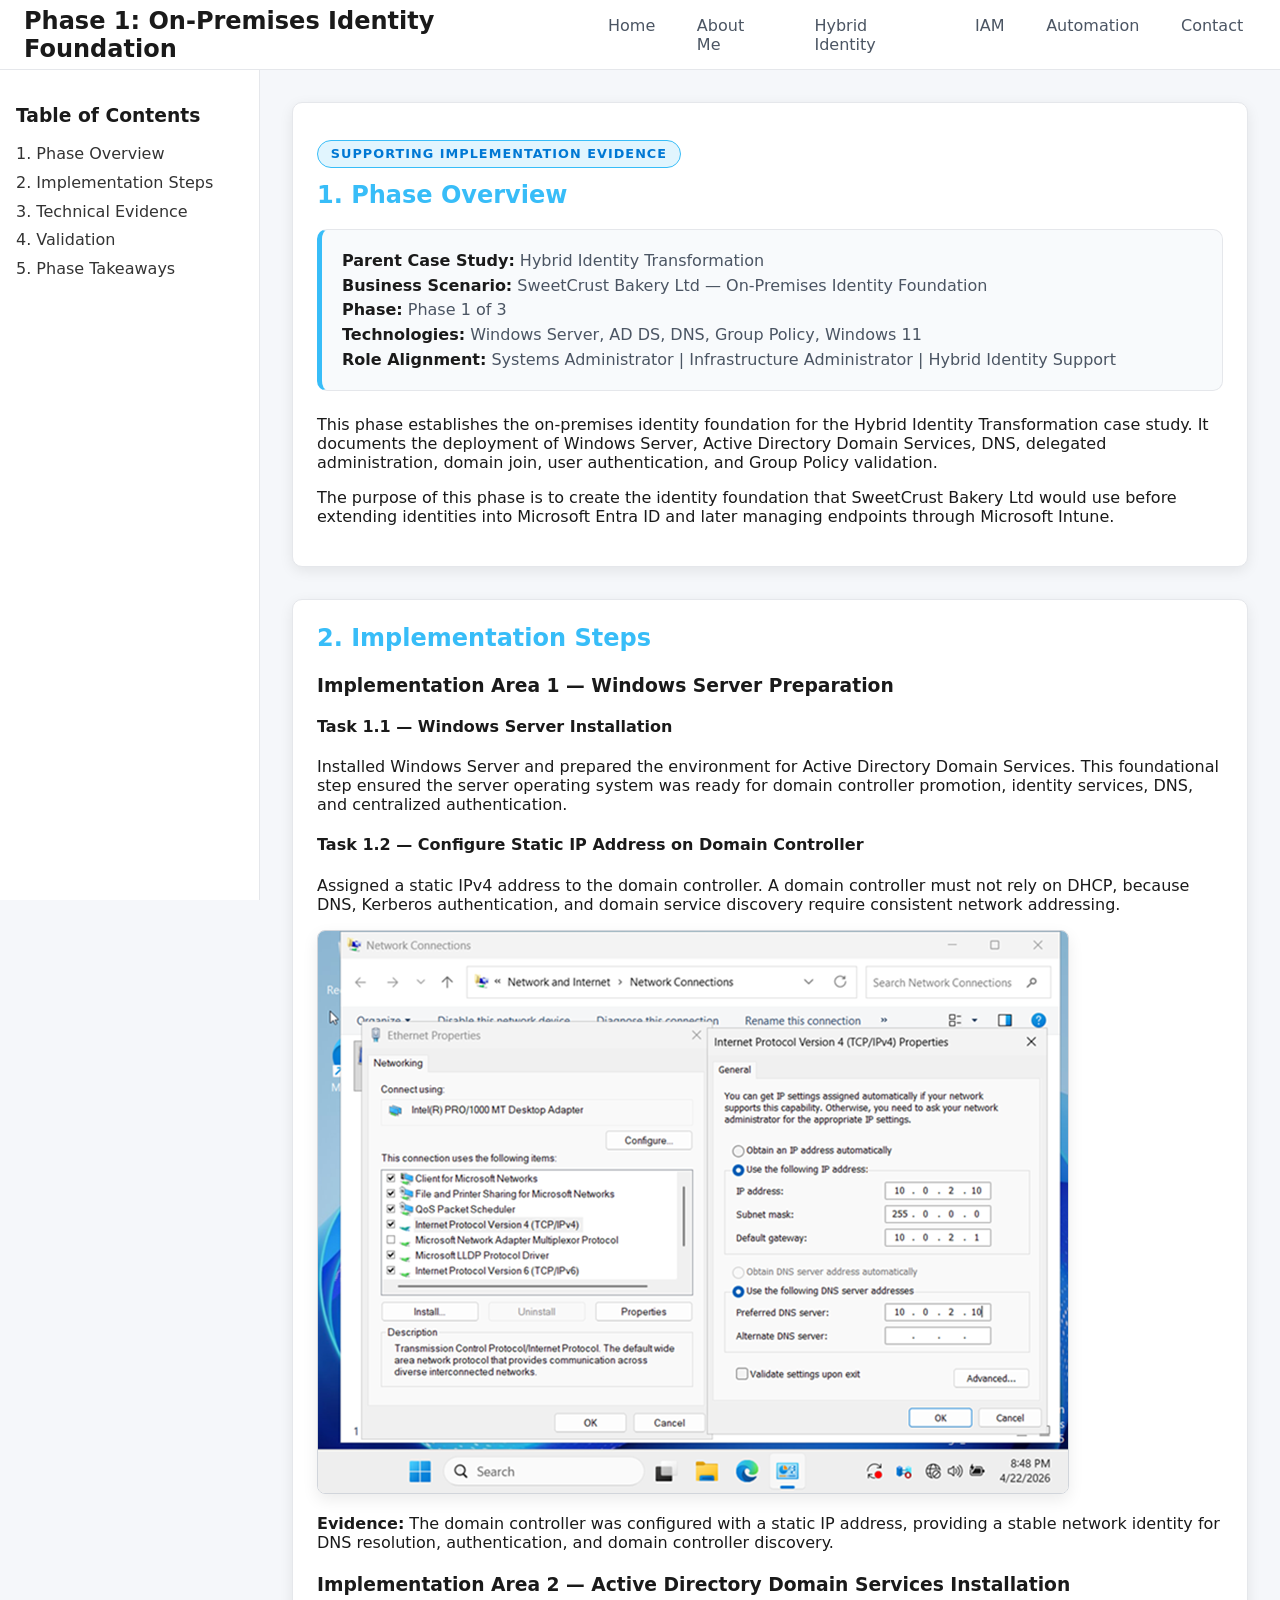
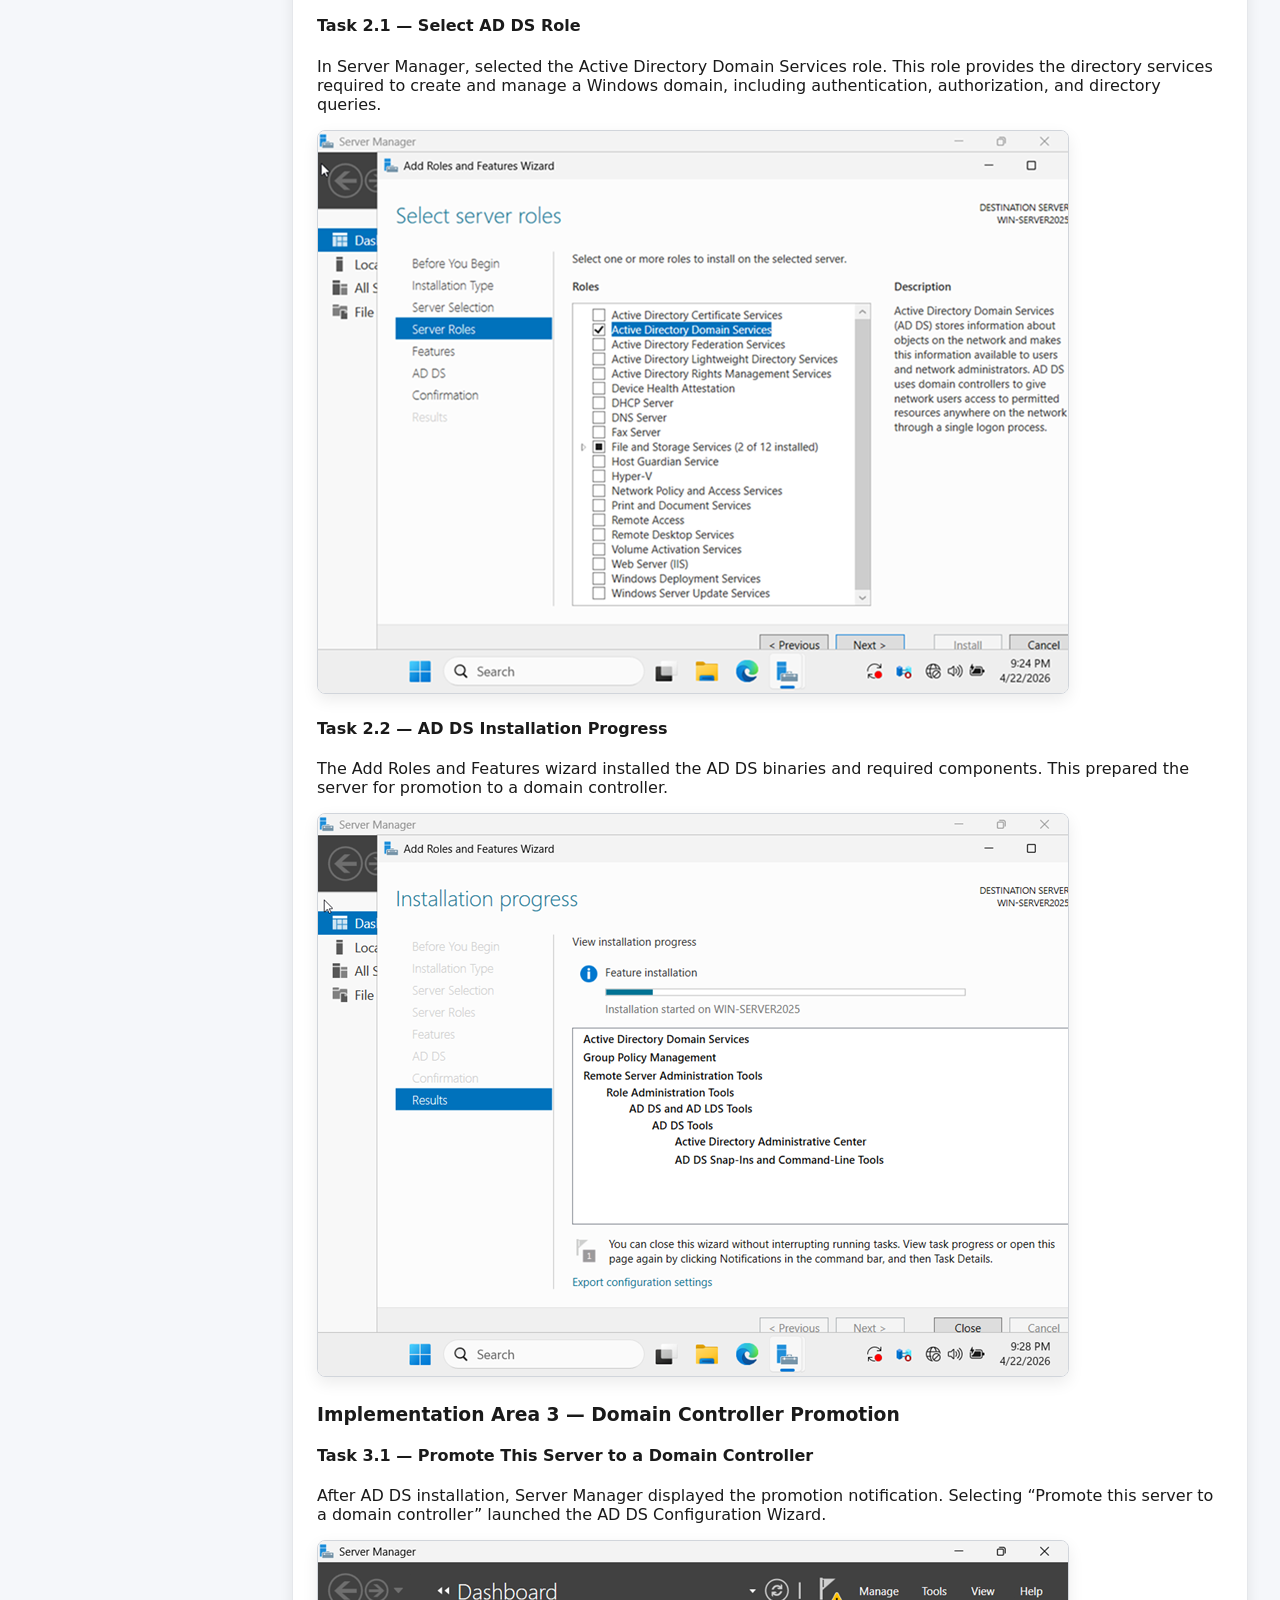
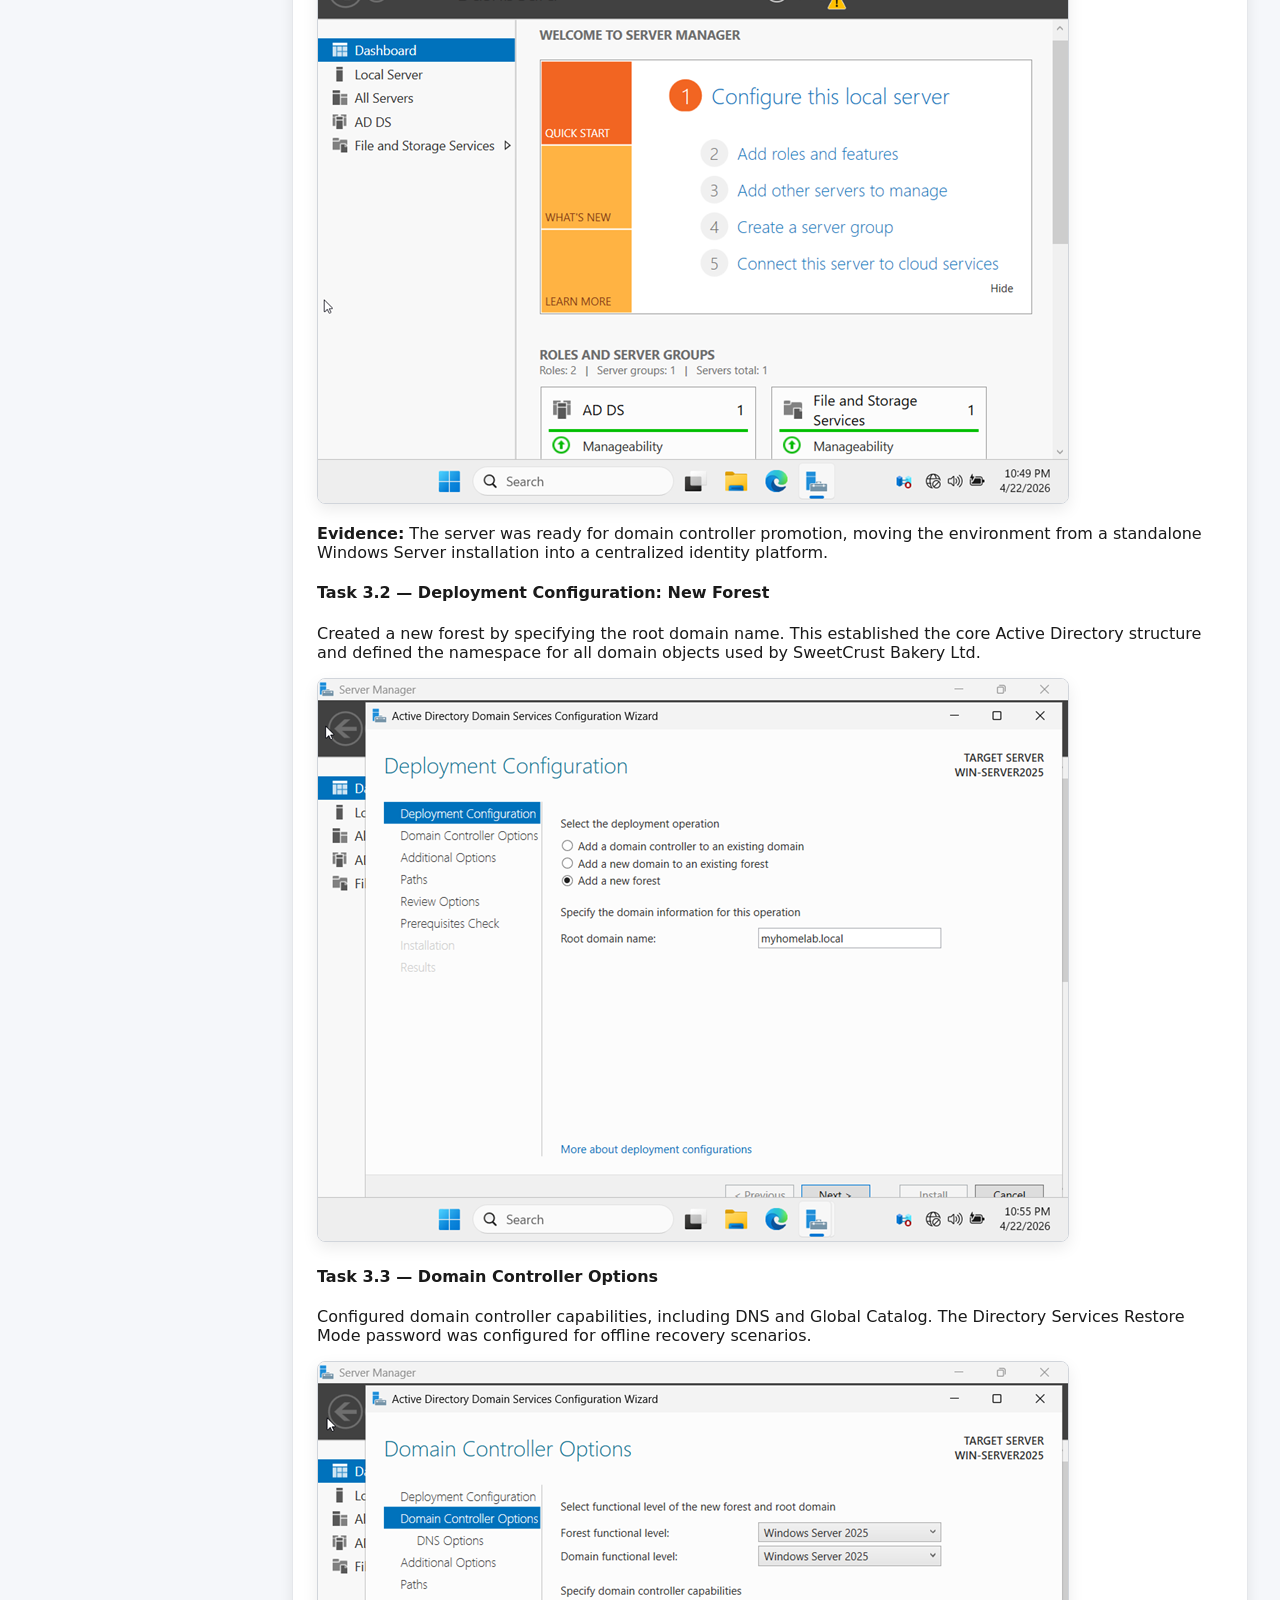
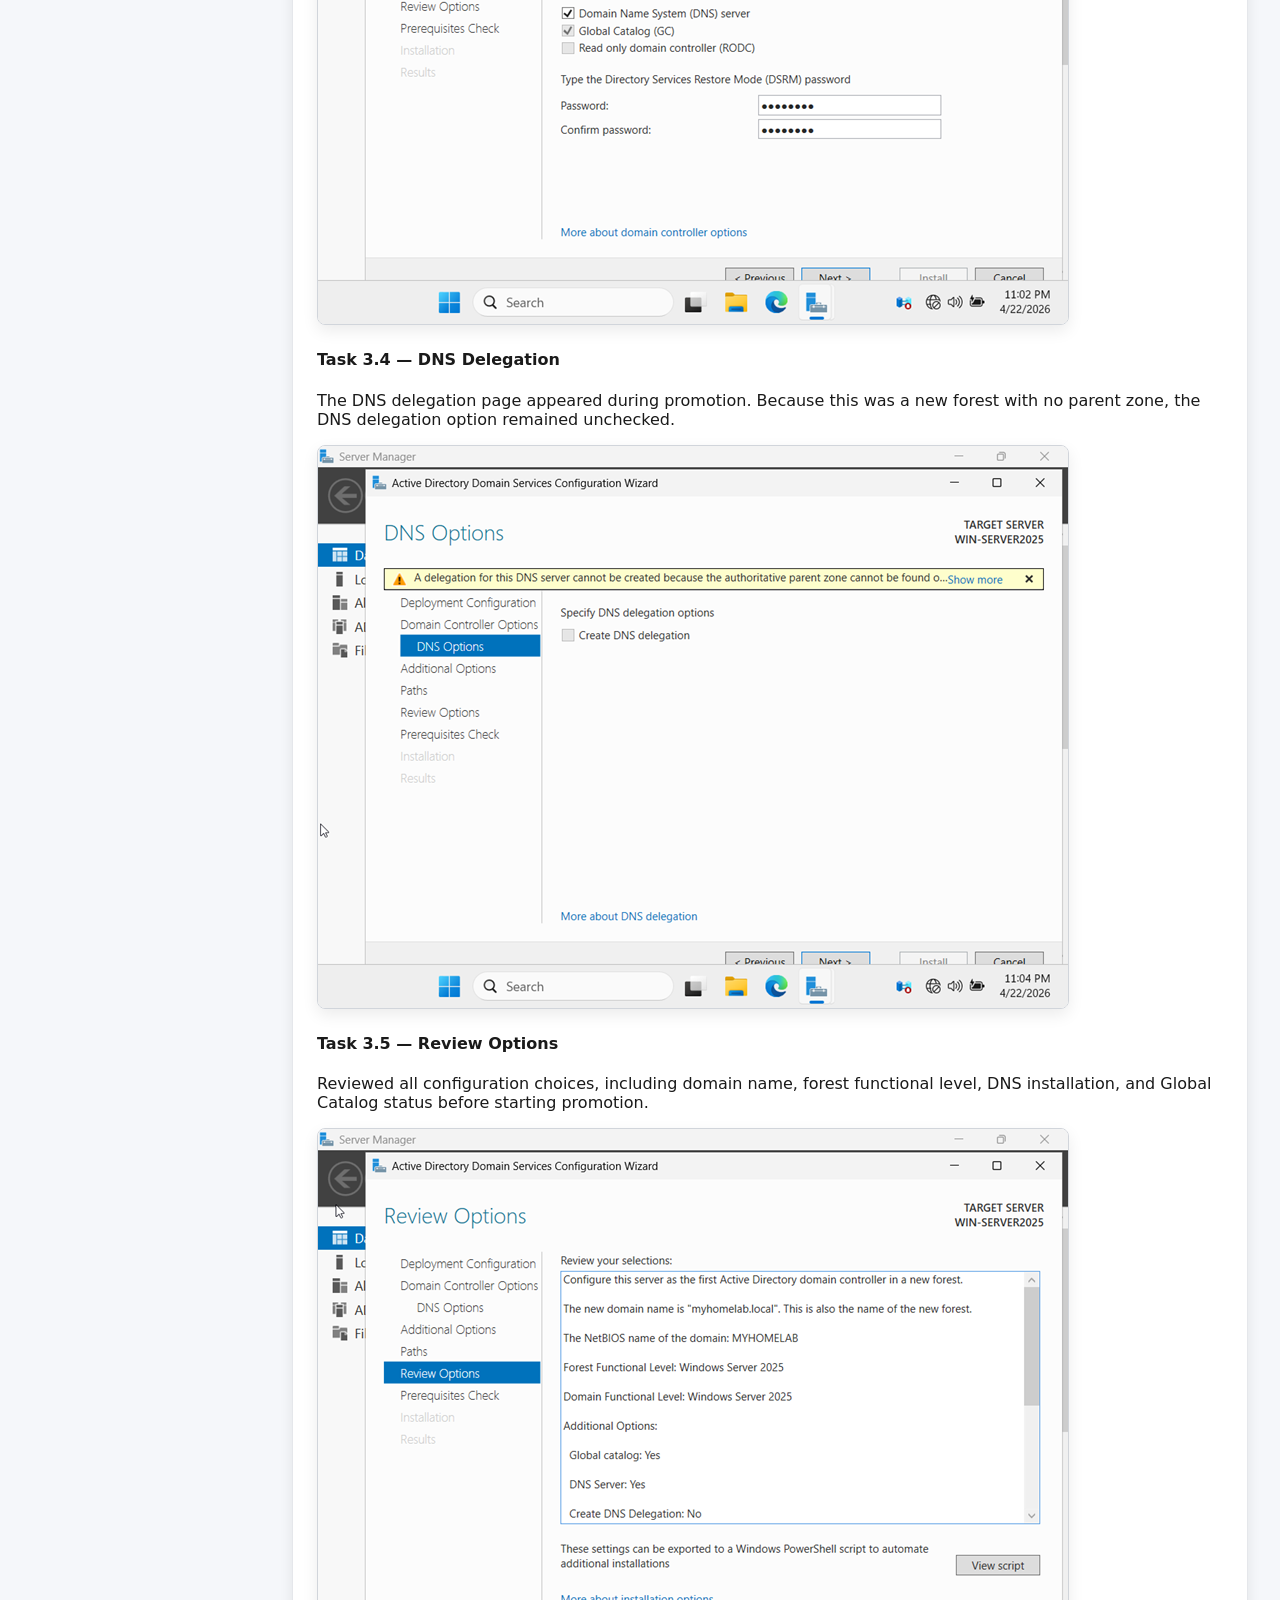
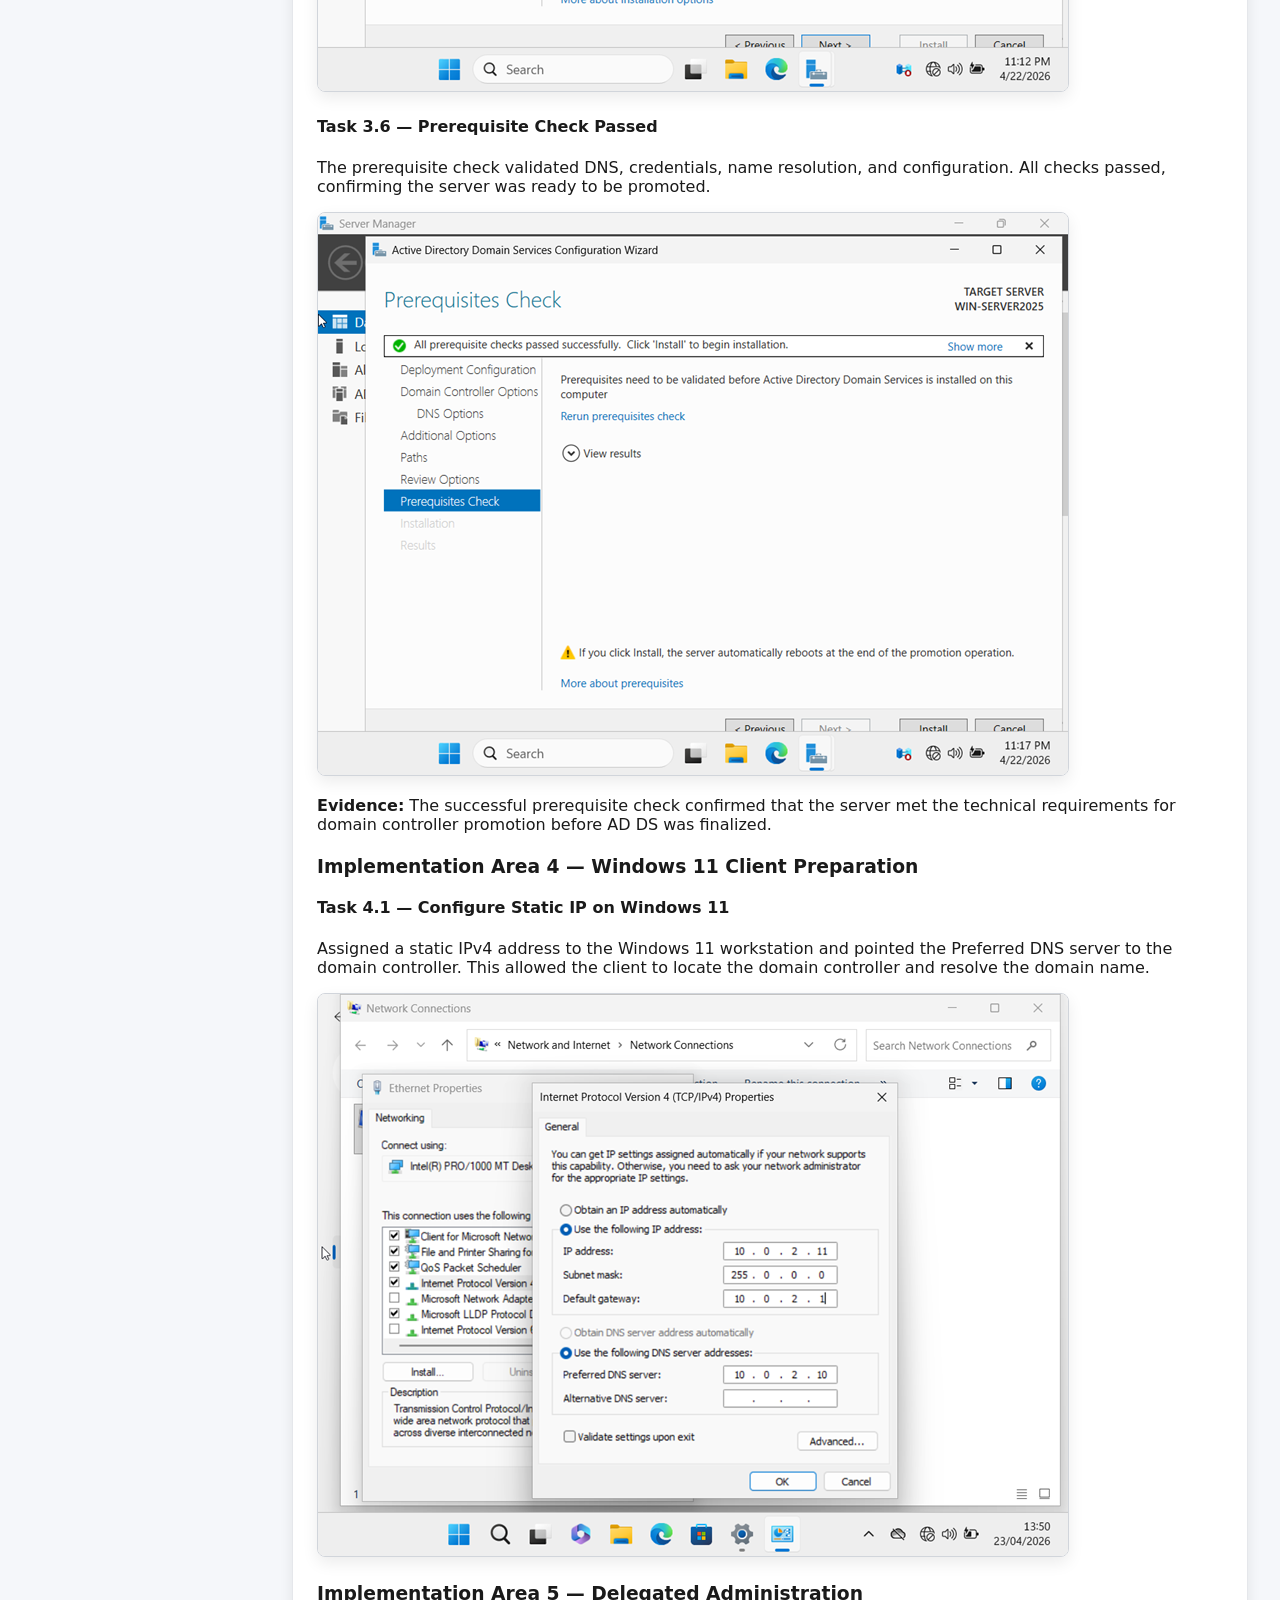
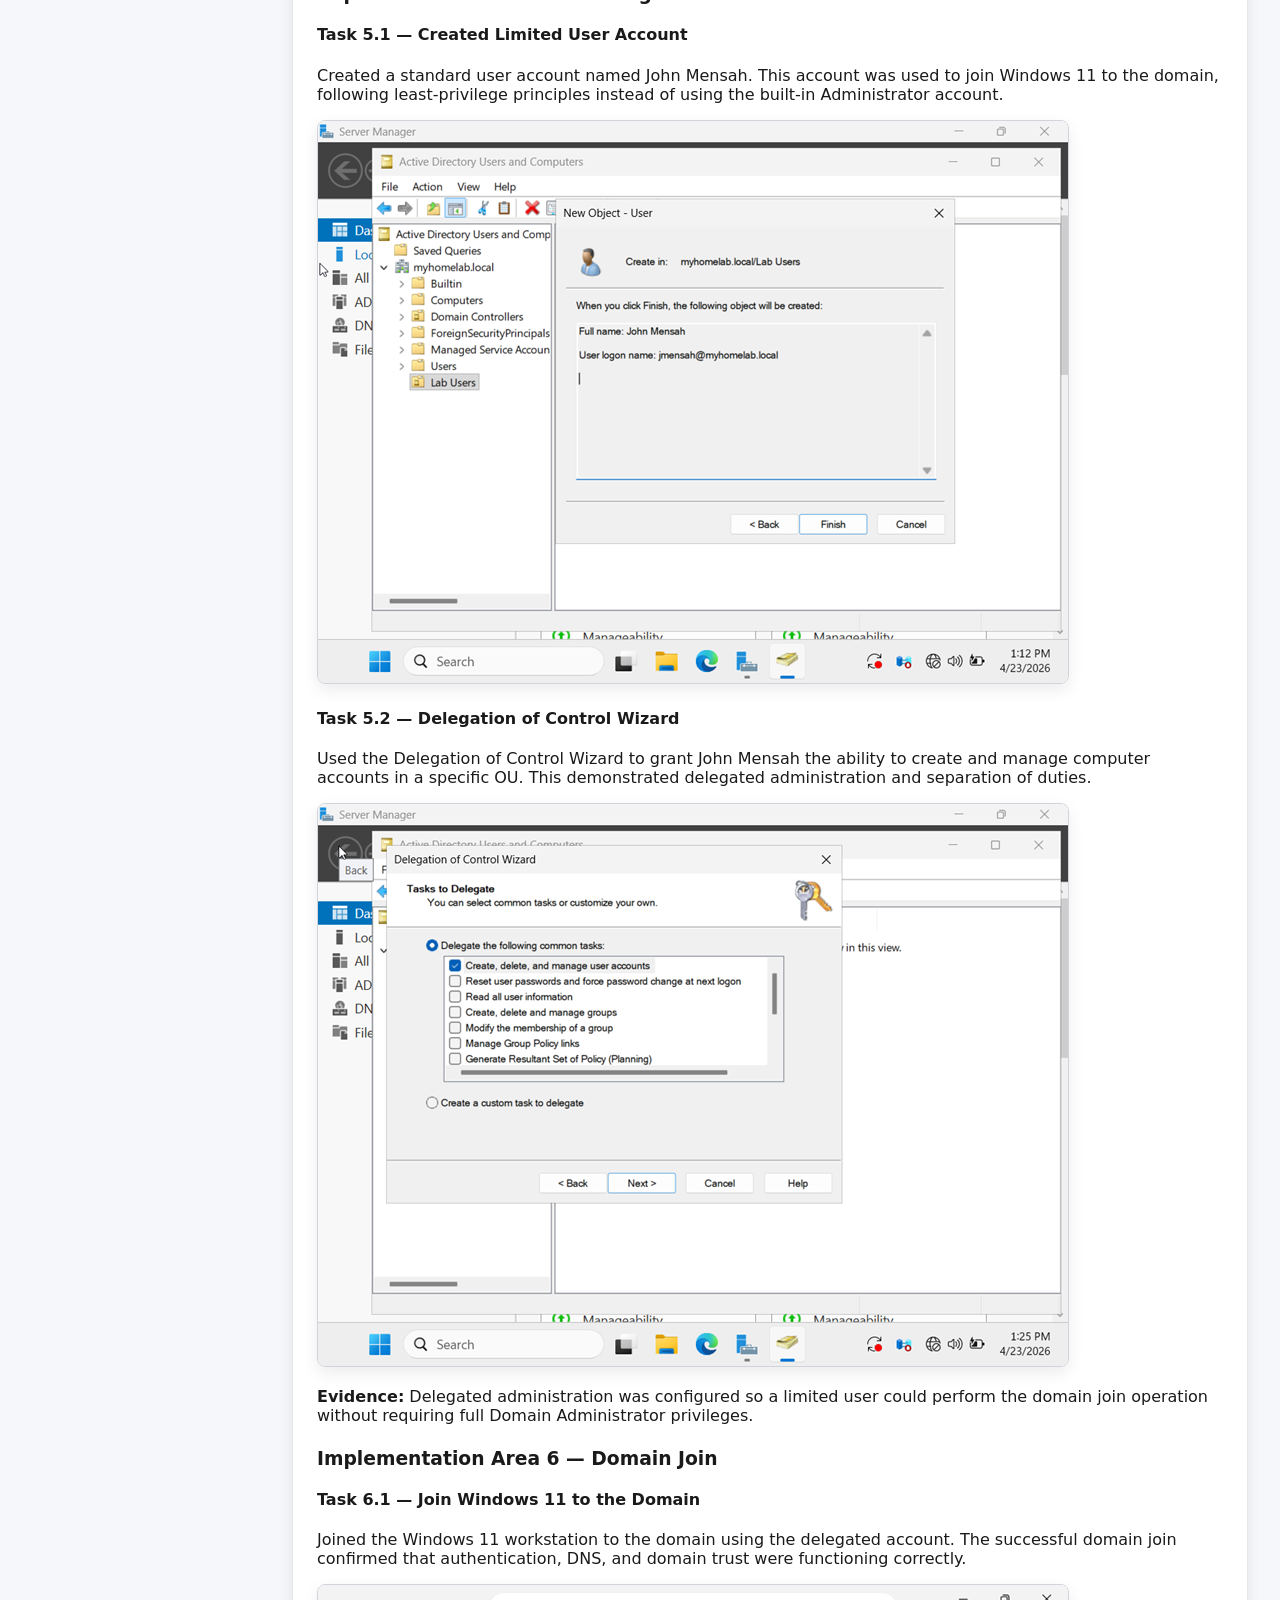
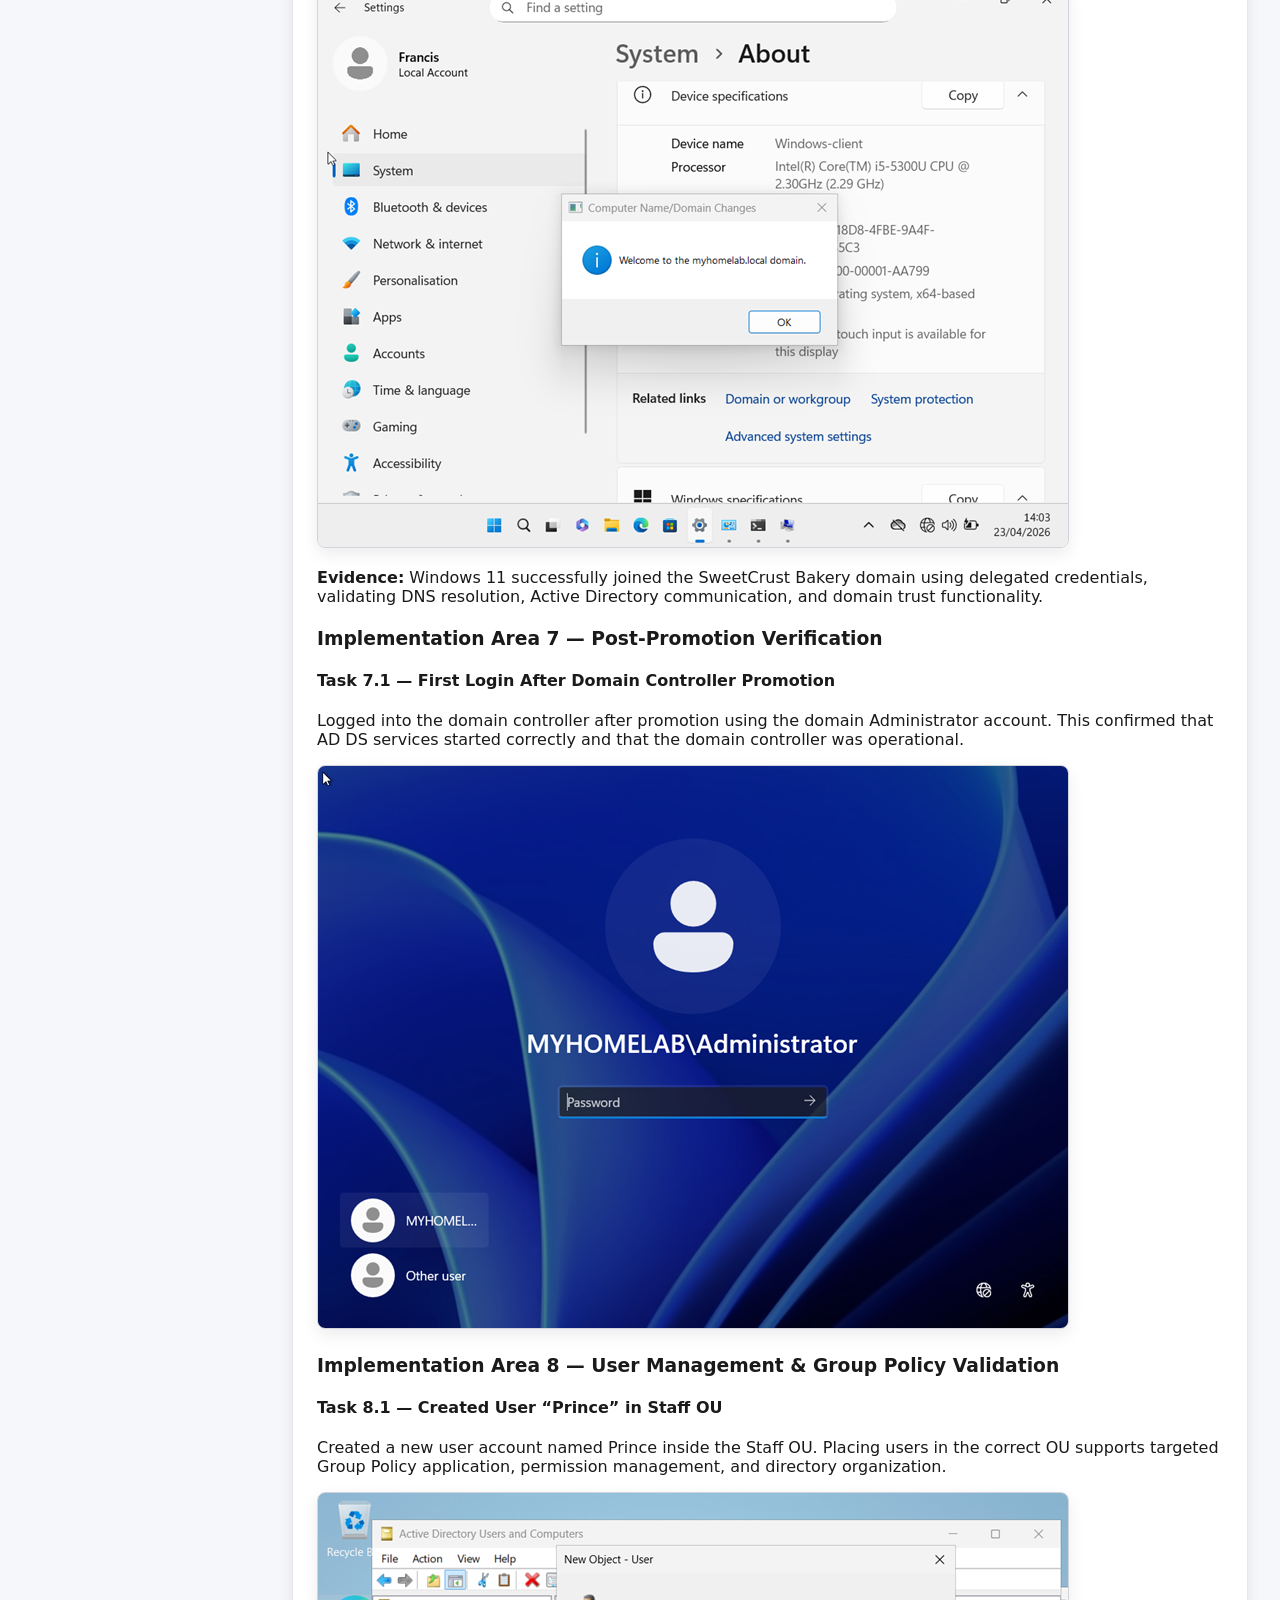
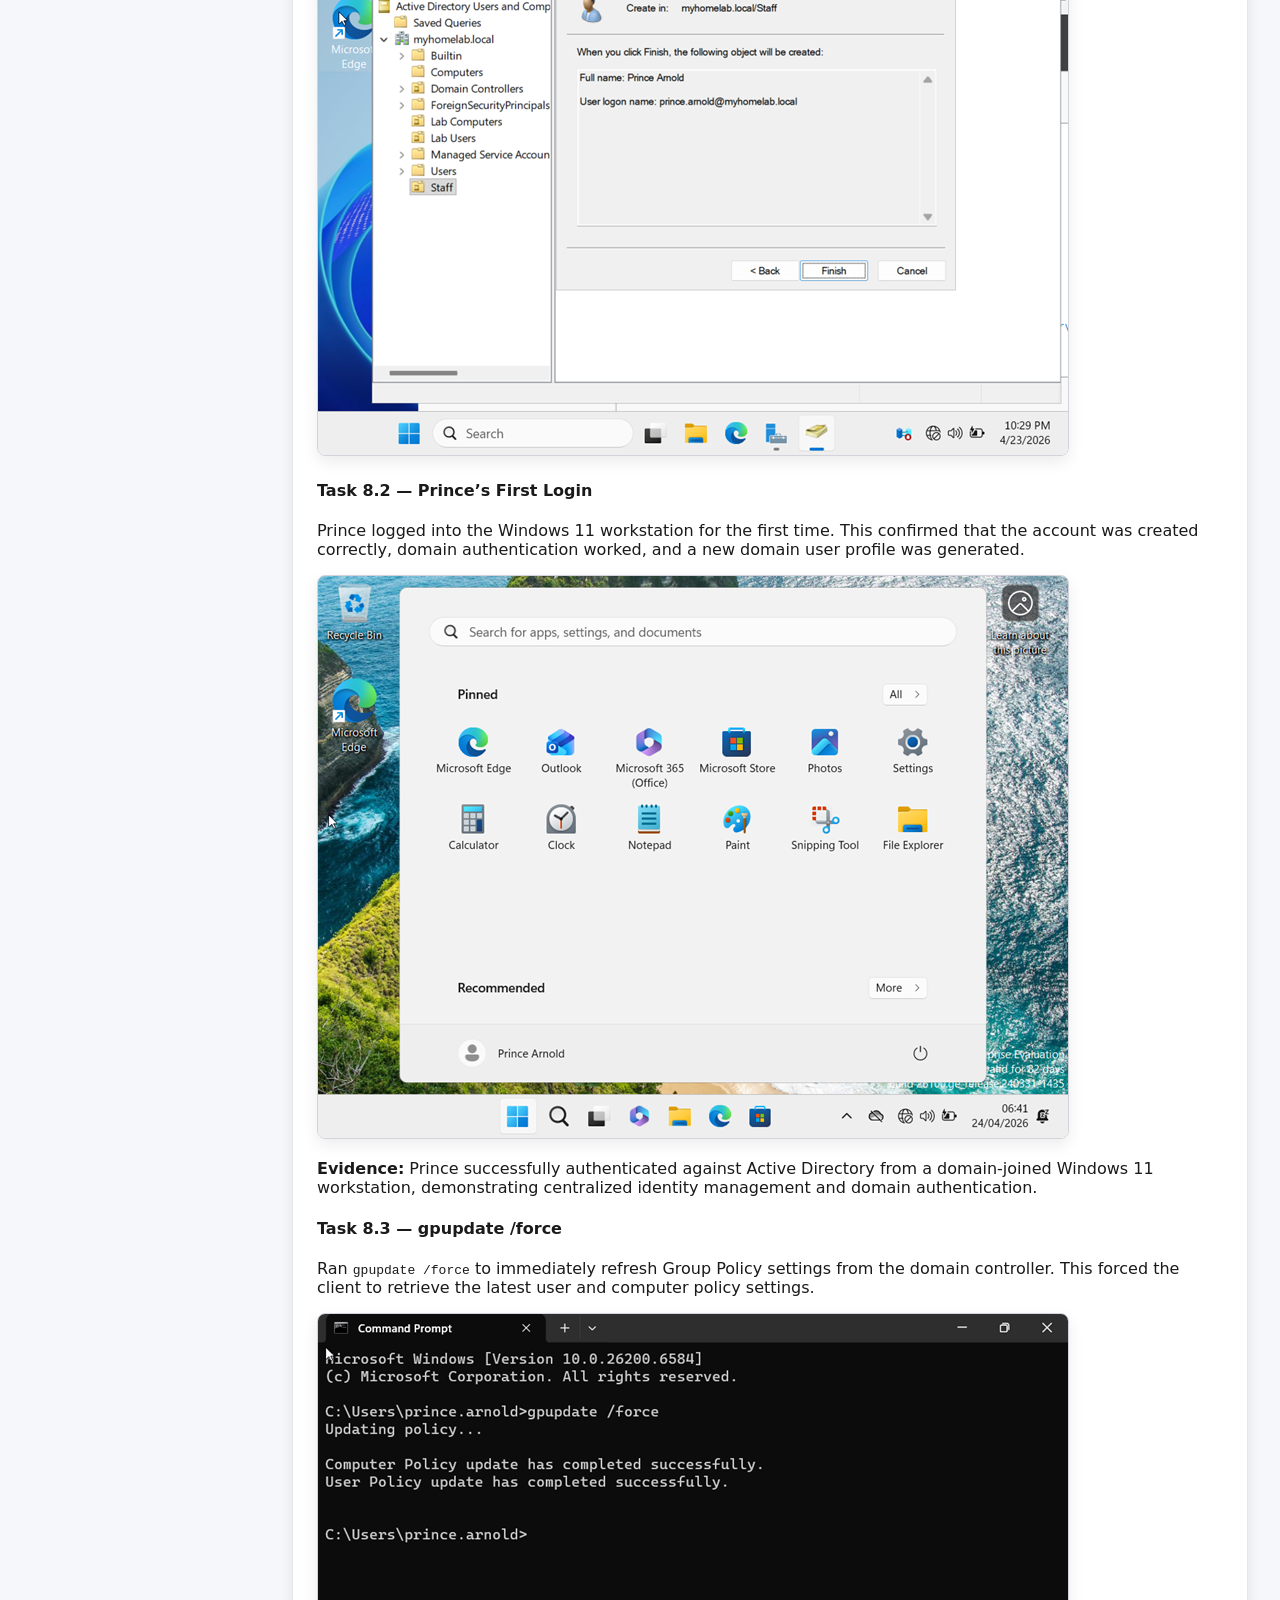
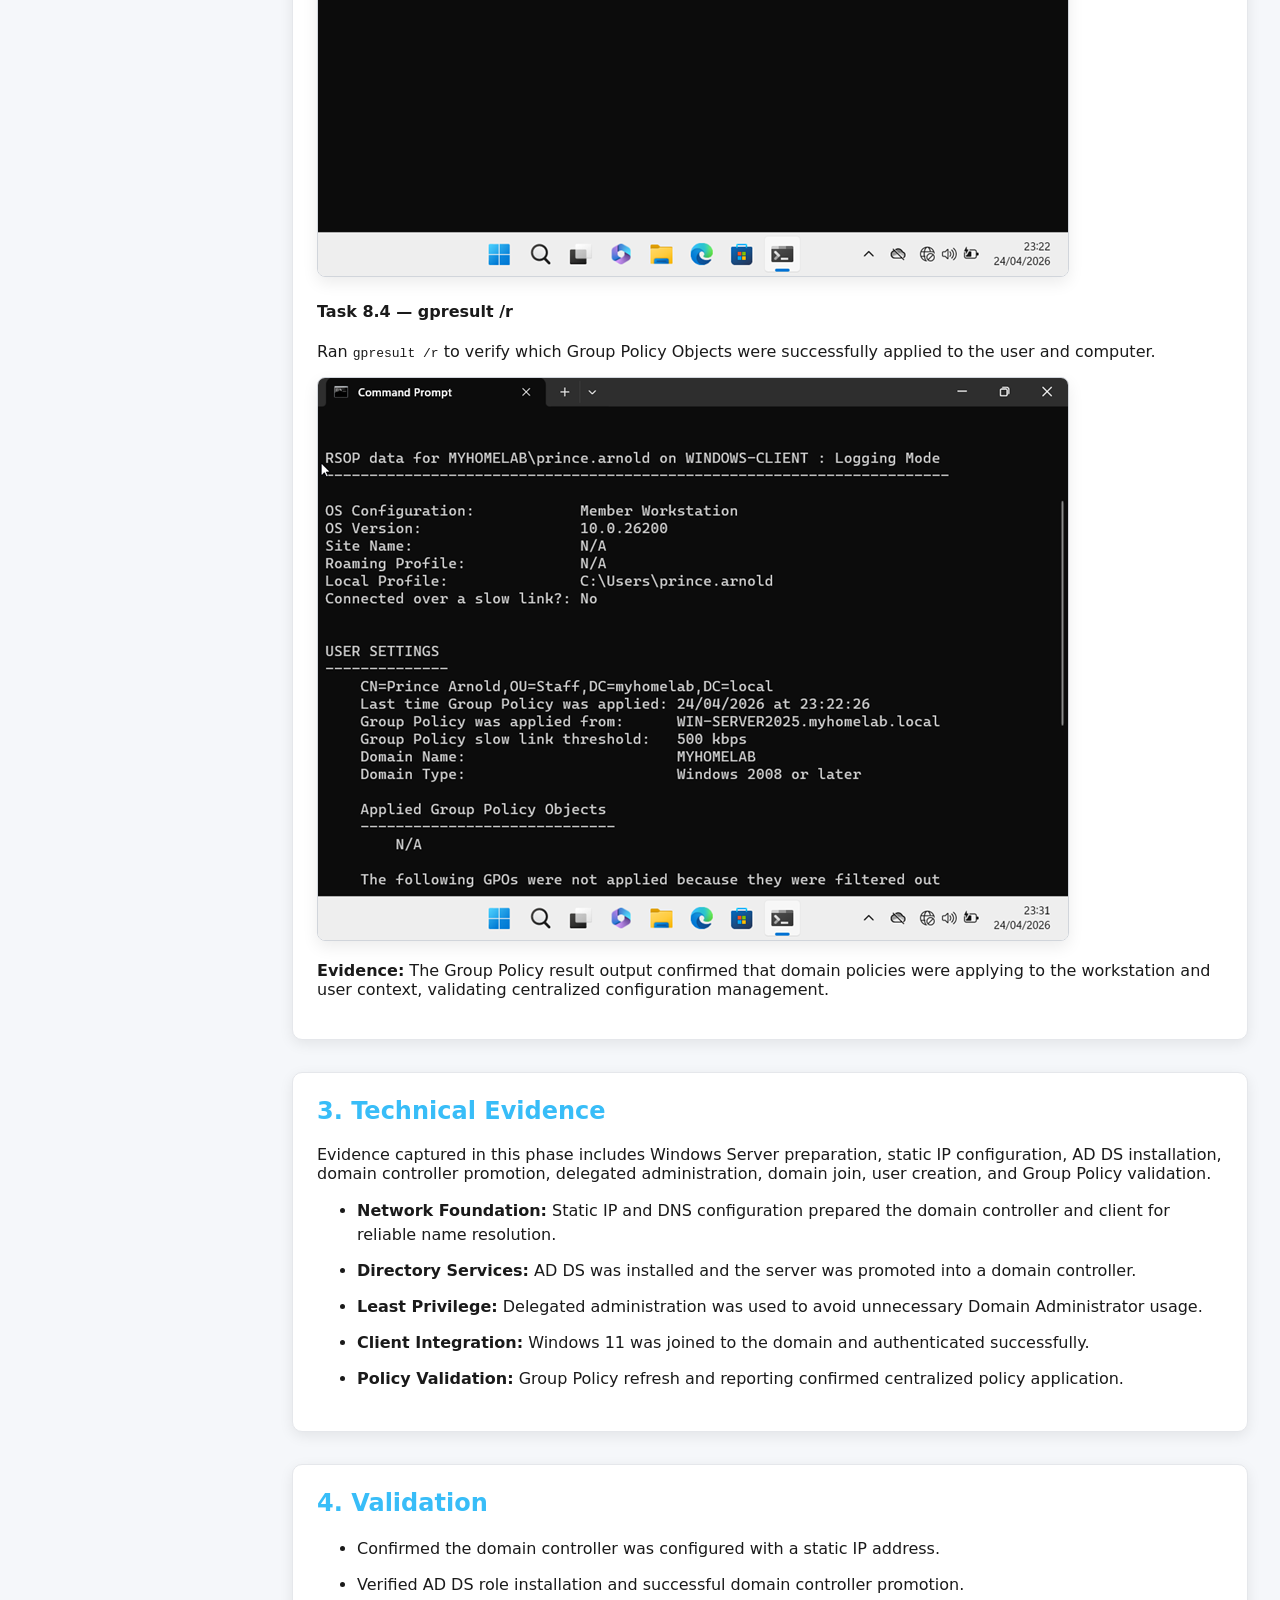
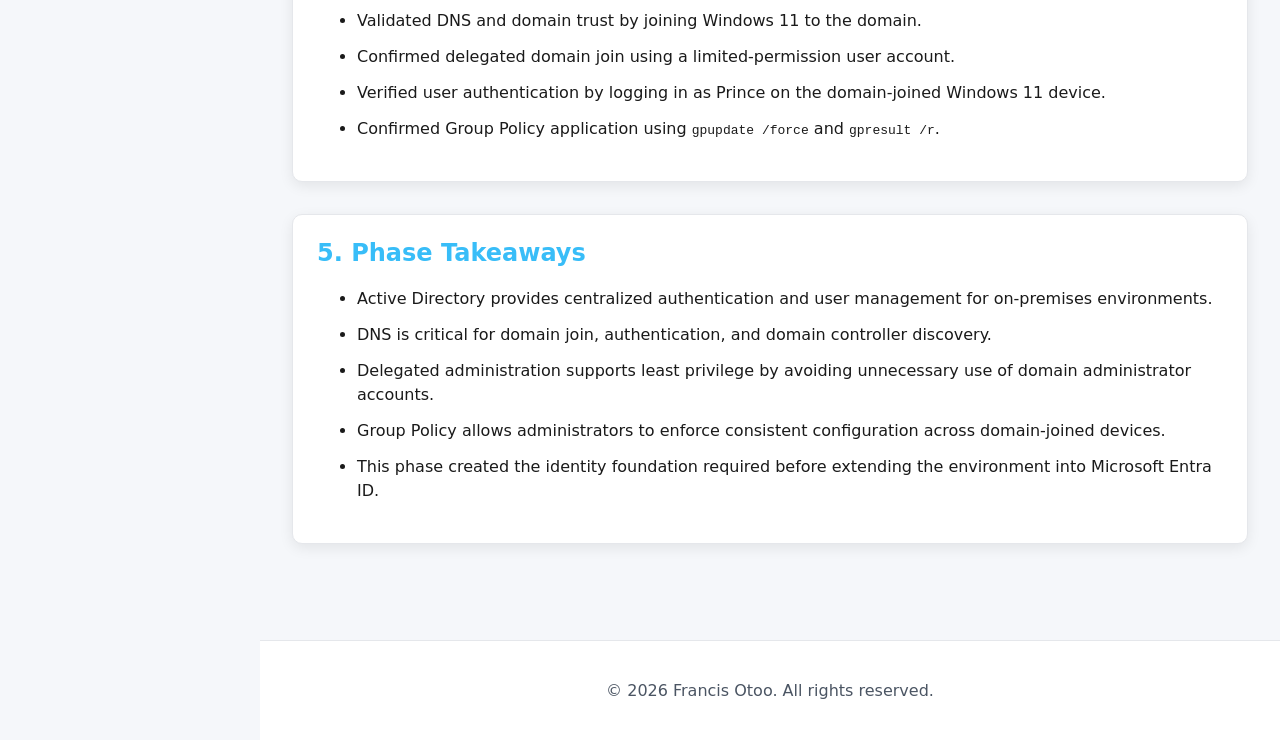
<file: labs.html>
<!DOCTYPE html>
<html lang="en">
<head>
    <meta charset="UTF-8">
    <meta name="viewport" content="width=device-width, initial-scale=1.0">
    <title>Phase 1: On-Premises Identity Foundation | Francis Otoo</title>
    <link rel="stylesheet" href="style.css">
</head>

<body>

<header>
    <h1>Phase 1: On-Premises Identity Foundation</h1>
    <button class="mobile-menu-button" onclick="toggleMobileMenu()">
    ☰ Menu
</button>
    <nav id="mainNav">
        <a href="index.html">Home</a>
        <a href="about.html">About Me</a>
        <a href="hybrid-identity-transformation.html">Hybrid Identity</a>
        <a href="iam-transformation.html">IAM</a>
        <a href="cloud/powershell.html">Automation</a>
        <a href="contact.html">Contact</a>
    </nav>
</header>

<aside class="toc">
    <h3>Table of Contents</h3>
    <ul>
        <li><a href="#phase-overview">1. Phase Overview</a></li>
        <li><a href="#implementation-steps">2. Implementation Steps</a></li>
        <li><a href="#technical-evidence">3. Technical Evidence</a></li>
        <li><a href="#validation">4. Validation</a></li>
        <li><a href="#phase-takeaways">5. Phase Takeaways</a></li>
    </ul>
</aside>

<main class="container">

    <section id="phase-overview">
        <p class="case-study-label">SUPPORTING IMPLEMENTATION EVIDENCE</p>

        <h2>1. Phase Overview</h2>

        <div class="project-meta">
            <p><strong>Parent Case Study:</strong> Hybrid Identity Transformation</p>
            <p><strong>Business Scenario:</strong> SweetCrust Bakery Ltd — On-Premises Identity Foundation</p>
            <p><strong>Phase:</strong> Phase 1 of 3</p>
            <p><strong>Technologies:</strong> Windows Server, AD DS, DNS, Group Policy, Windows 11</p>
            <p><strong>Role Alignment:</strong> Systems Administrator | Infrastructure Administrator | Hybrid Identity Support</p>
        </div>

        <p>
            This phase establishes the on-premises identity foundation for the Hybrid Identity Transformation case study.
            It documents the deployment of Windows Server, Active Directory Domain Services, DNS, delegated administration,
            domain join, user authentication, and Group Policy validation.
        </p>

        <p>
            The purpose of this phase is to create the identity foundation that SweetCrust Bakery Ltd would use before
            extending identities into Microsoft Entra ID and later managing endpoints through Microsoft Intune.
        </p>
    </section>

    <section id="implementation-steps">
        <h2>2. Implementation Steps</h2>

        <h3>Implementation Area 1 — Windows Server Preparation</h3>

        <h4>Task 1.1 — Windows Server Installation</h4>
        <p>
            Installed Windows Server and prepared the environment for Active Directory Domain Services.
            This foundational step ensured the server operating system was ready for domain controller promotion,
            identity services, DNS, and centralized authentication.
        </p>

        <h4>Task 1.2 — Configure Static IP Address on Domain Controller</h4>
        <p>
            Assigned a static IPv4 address to the domain controller. A domain controller must not rely on DHCP,
            because DNS, Kerberos authentication, and domain service discovery require consistent network addressing.
        </p>
        <img src="assets/images/dc-static-ip.png" alt="Static IP configuration on domain controller">
        <p>
            <strong>Evidence:</strong> The domain controller was configured with a static IP address, providing
            a stable network identity for DNS resolution, authentication, and domain controller discovery.
        </p>

        <h3>Implementation Area 2 — Active Directory Domain Services Installation</h3>

        <h4>Task 2.1 — Select AD DS Role</h4>
        <p>
            In Server Manager, selected the Active Directory Domain Services role. This role provides the directory
            services required to create and manage a Windows domain, including authentication, authorization, and directory queries.
        </p>
        <img src="assets/images/adds-checkbox.png" alt="AD DS role checkbox selected">

        <h4>Task 2.2 — AD DS Installation Progress</h4>
        <p>
            The Add Roles and Features wizard installed the AD DS binaries and required components.
            This prepared the server for promotion to a domain controller.
        </p>
        <img src="assets/images/adds-progress.png" alt="AD DS installation progress bar">

        <h3>Implementation Area 3 — Domain Controller Promotion</h3>

        <h4>Task 3.1 — Promote This Server to a Domain Controller</h4>
        <p>
            After AD DS installation, Server Manager displayed the promotion notification. Selecting
            “Promote this server to a domain controller” launched the AD DS Configuration Wizard.
        </p>
        <img src="assets/images/promote-to-dc.png" alt="Promote this server to a domain controller">
        <p>
            <strong>Evidence:</strong> The server was ready for domain controller promotion, moving the environment
            from a standalone Windows Server installation into a centralized identity platform.
        </p>

        <h4>Task 3.2 — Deployment Configuration: New Forest</h4>
        <p>
            Created a new forest by specifying the root domain name. This established the core Active Directory structure
            and defined the namespace for all domain objects used by SweetCrust Bakery Ltd.
        </p>
        <img src="assets/images/deployment-config.png" alt="Deployment configuration new forest">

        <h4>Task 3.3 — Domain Controller Options</h4>
        <p>
            Configured domain controller capabilities, including DNS and Global Catalog. The Directory Services Restore Mode
            password was configured for offline recovery scenarios.
        </p>
        <img src="assets/images/dc-options.png" alt="Domain controller options and DSRM password">

        <h4>Task 3.4 — DNS Delegation</h4>
        <p>
            The DNS delegation page appeared during promotion. Because this was a new forest with no parent zone,
            the DNS delegation option remained unchecked.
        </p>
        <img src="assets/images/dns-delegation.png" alt="DNS delegation page">

        <h4>Task 3.5 — Review Options</h4>
        <p>
            Reviewed all configuration choices, including domain name, forest functional level, DNS installation,
            and Global Catalog status before starting promotion.
        </p>
        <img src="assets/images/review-options.png" alt="Review options summary">

        <h4>Task 3.6 — Prerequisite Check Passed</h4>
        <p>
            The prerequisite check validated DNS, credentials, name resolution, and configuration. All checks passed,
            confirming the server was ready to be promoted.
        </p>
        <img src="assets/images/prereq-check.png" alt="Prerequisite check passed">
        <p>
            <strong>Evidence:</strong> The successful prerequisite check confirmed that the server met the technical
            requirements for domain controller promotion before AD DS was finalized.
        </p>

        <h3>Implementation Area 4 — Windows 11 Client Preparation</h3>

        <h4>Task 4.1 — Configure Static IP on Windows 11</h4>
        <p>
            Assigned a static IPv4 address to the Windows 11 workstation and pointed the Preferred DNS server
            to the domain controller. This allowed the client to locate the domain controller and resolve the domain name.
        </p>
        <img src="assets/images/win11-static-ip.png" alt="Windows 11 static IP configuration">

        <h3>Implementation Area 5 — Delegated Administration</h3>

        <h4>Task 5.1 — Created Limited User Account</h4>
        <p>
            Created a standard user account named John Mensah. This account was used to join Windows 11 to the domain,
            following least-privilege principles instead of using the built-in Administrator account.
        </p>
        <img src="assets/images/john-mensah.png" alt="Limited user account creation">

        <h4>Task 5.2 — Delegation of Control Wizard</h4>
        <p>
            Used the Delegation of Control Wizard to grant John Mensah the ability to create and manage computer accounts
            in a specific OU. This demonstrated delegated administration and separation of duties.
        </p>
        <img src="assets/images/delegation-wizard.png" alt="Delegation of control wizard">
        <p>
            <strong>Evidence:</strong> Delegated administration was configured so a limited user could perform the
            domain join operation without requiring full Domain Administrator privileges.
        </p>

        <h3>Implementation Area 6 — Domain Join</h3>

        <h4>Task 6.1 — Join Windows 11 to the Domain</h4>
        <p>
            Joined the Windows 11 workstation to the domain using the delegated account. The successful domain join confirmed
            that authentication, DNS, and domain trust were functioning correctly.
        </p>
        <img src="assets/images/welcome-domain.png" alt="Welcome to the domain message">
        <p>
            <strong>Evidence:</strong> Windows 11 successfully joined the SweetCrust Bakery domain using delegated credentials,
            validating DNS resolution, Active Directory communication, and domain trust functionality.
        </p>

        <h3>Implementation Area 7 — Post-Promotion Verification</h3>

        <h4>Task 7.1 — First Login After Domain Controller Promotion</h4>
        <p>
            Logged into the domain controller after promotion using the domain Administrator account. This confirmed that
            AD DS services started correctly and that the domain controller was operational.
        </p>
        <img src="assets/images/first-login.png" alt="First login after DC promotion">

        <h3>Implementation Area 8 — User Management & Group Policy Validation</h3>

        <h4>Task 8.1 — Created User “Prince” in Staff OU</h4>
        <p>
            Created a new user account named Prince inside the Staff OU. Placing users in the correct OU supports targeted
            Group Policy application, permission management, and directory organization.
        </p>
        <img src="assets/images/prince-created.png" alt="Prince user creation summary">

        <h4>Task 8.2 — Prince’s First Login</h4>
        <p>
            Prince logged into the Windows 11 workstation for the first time. This confirmed that the account was created
            correctly, domain authentication worked, and a new domain user profile was generated.
        </p>
        <img src="assets/images/prince-login.png" alt="Prince first login">
        <p>
            <strong>Evidence:</strong> Prince successfully authenticated against Active Directory from a domain-joined
            Windows 11 workstation, demonstrating centralized identity management and domain authentication.
        </p>

        <h4>Task 8.3 — gpupdate /force</h4>
        <p>
            Ran <code>gpupdate /force</code> to immediately refresh Group Policy settings from the domain controller.
            This forced the client to retrieve the latest user and computer policy settings.
        </p>
        <img src="assets/images/gpupdate.png" alt="gpupdate force command">

        <h4>Task 8.4 — gpresult /r</h4>
        <p>
            Ran <code>gpresult /r</code> to verify which Group Policy Objects were successfully applied to the user and computer.
        </p>
        <img src="assets/images/gpresult.png" alt="gpresult output">
        <p>
            <strong>Evidence:</strong> The Group Policy result output confirmed that domain policies were applying
            to the workstation and user context, validating centralized configuration management.
        </p>
    </section>

    <section id="technical-evidence">
        <h2>3. Technical Evidence</h2>
        <p>
            Evidence captured in this phase includes Windows Server preparation, static IP configuration,
            AD DS installation, domain controller promotion, delegated administration, domain join,
            user creation, and Group Policy validation.
        </p>

        <ul>
            <li><strong>Network Foundation:</strong> Static IP and DNS configuration prepared the domain controller and client for reliable name resolution.</li>
            <li><strong>Directory Services:</strong> AD DS was installed and the server was promoted into a domain controller.</li>
            <li><strong>Least Privilege:</strong> Delegated administration was used to avoid unnecessary Domain Administrator usage.</li>
            <li><strong>Client Integration:</strong> Windows 11 was joined to the domain and authenticated successfully.</li>
            <li><strong>Policy Validation:</strong> Group Policy refresh and reporting confirmed centralized policy application.</li>
        </ul>
    </section>

    <section id="validation">
        <h2>4. Validation</h2>
        <ul>
            <li>Confirmed the domain controller was configured with a static IP address.</li>
            <li>Verified AD DS role installation and successful domain controller promotion.</li>
            <li>Validated DNS and domain trust by joining Windows 11 to the domain.</li>
            <li>Confirmed delegated domain join using a limited-permission user account.</li>
            <li>Verified user authentication by logging in as Prince on the domain-joined Windows 11 device.</li>
            <li>Confirmed Group Policy application using <code>gpupdate /force</code> and <code>gpresult /r</code>.</li>
        </ul>
    </section>

    <section id="phase-takeaways">
        <h2>5. Phase Takeaways</h2>
        <ul>
            <li>Active Directory provides centralized authentication and user management for on-premises environments.</li>
            <li>DNS is critical for domain join, authentication, and domain controller discovery.</li>
            <li>Delegated administration supports least privilege by avoiding unnecessary use of domain administrator accounts.</li>
            <li>Group Policy allows administrators to enforce consistent configuration across domain-joined devices.</li>
            <li>This phase created the identity foundation required before extending the environment into Microsoft Entra ID.</li>
        </ul>
    </section>

</main>

<footer class="site-footer">
    <p>© 2026 Francis Otoo. All rights reserved.</p>
</footer>

<script>
function toggleMobileMenu() {
    const nav = document.getElementById("mainNav");
    nav.classList.toggle("open");
}
</script>

</body>
</html>
</file>
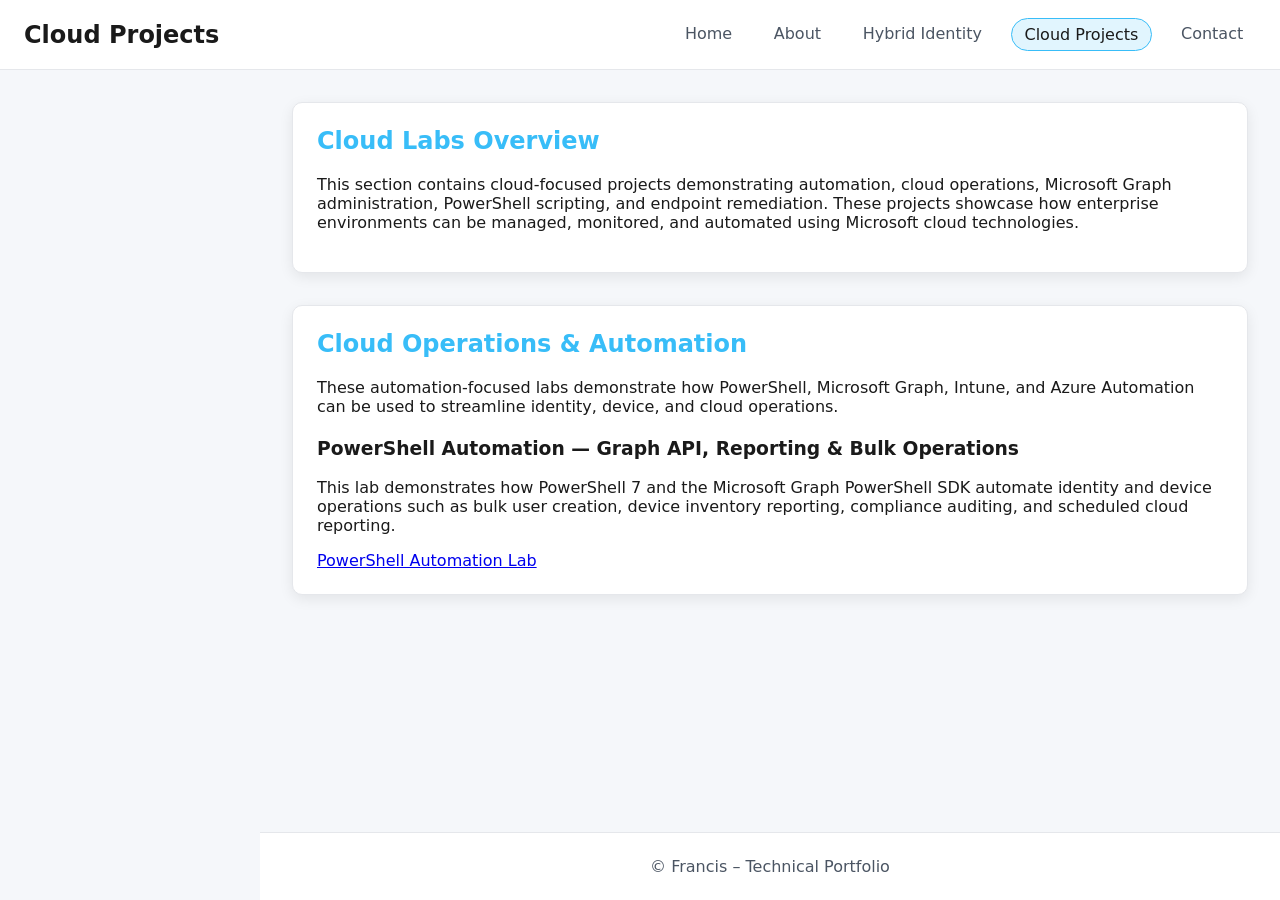
<file: cloud/cloud.html>
<!DOCTYPE html>
<html lang="en">
<head>
    <meta charset="UTF-8">
    <title>Cloud Projects | Francis Otoo</title>
    <link rel="stylesheet" href="../style.css">
</head>

<body>

<header>
    <h1>Cloud Projects</h1>
    <nav>
        <a href="../index.html">Home</a>
        <a href="../about.html">About</a>
        <a href="../hybrid-identity-transformation.html">Hybrid Identity</a>
        <a href="cloud.html" class="active">Cloud Projects</a>
        <a href="../contact.html">Contact</a>
    </nav>
</header>



<main class="container">

    

    <section class="cloud-section">
        <h2>Cloud Labs Overview</h2>
        <p>
    This section contains cloud-focused projects demonstrating automation,
    cloud operations, Microsoft Graph administration, PowerShell scripting, and endpoint remediation. These projects showcase how
    enterprise environments can be managed, monitored, and automated using
    Microsoft cloud technologies.
</p>
    </section>


    <!-- AUTOMATION LABS -->
    <section class="cloud-section">
        <h2>Cloud Operations & Automation</h2>
        <p>
            These automation-focused labs demonstrate how PowerShell, Microsoft Graph, Intune, and Azure Automation can be used to streamline identity, device, and cloud operations.
        </p>

        <div class="cloud-card">
            <h3>PowerShell Automation — Graph API, Reporting & Bulk Operations</h3>
            <p>
                This lab demonstrates how PowerShell 7 and the Microsoft Graph PowerShell SDK automate identity and device operations such as bulk user creation, device inventory reporting, compliance auditing, and scheduled cloud reporting.
            </p>
            <a href="powershell.html" class="cloud-link">PowerShell Automation Lab</a>
        </div>



</main>



<footer>
    © Francis – Technical Portfolio
</footer>

<div class="mobile-toc-panel" id="mobileToc">
    
</div>

<div class="mobile-overlay" id="mobileOverlay" onclick="toggleMobileToc()"></div>


<script>
function toggleMobileToc() {
    document.getElementById("mobileToc").classList.toggle("open");
    document.getElementById("mobileOverlay").classList.toggle("active");
}
</script>



</body>
</html>
</file>
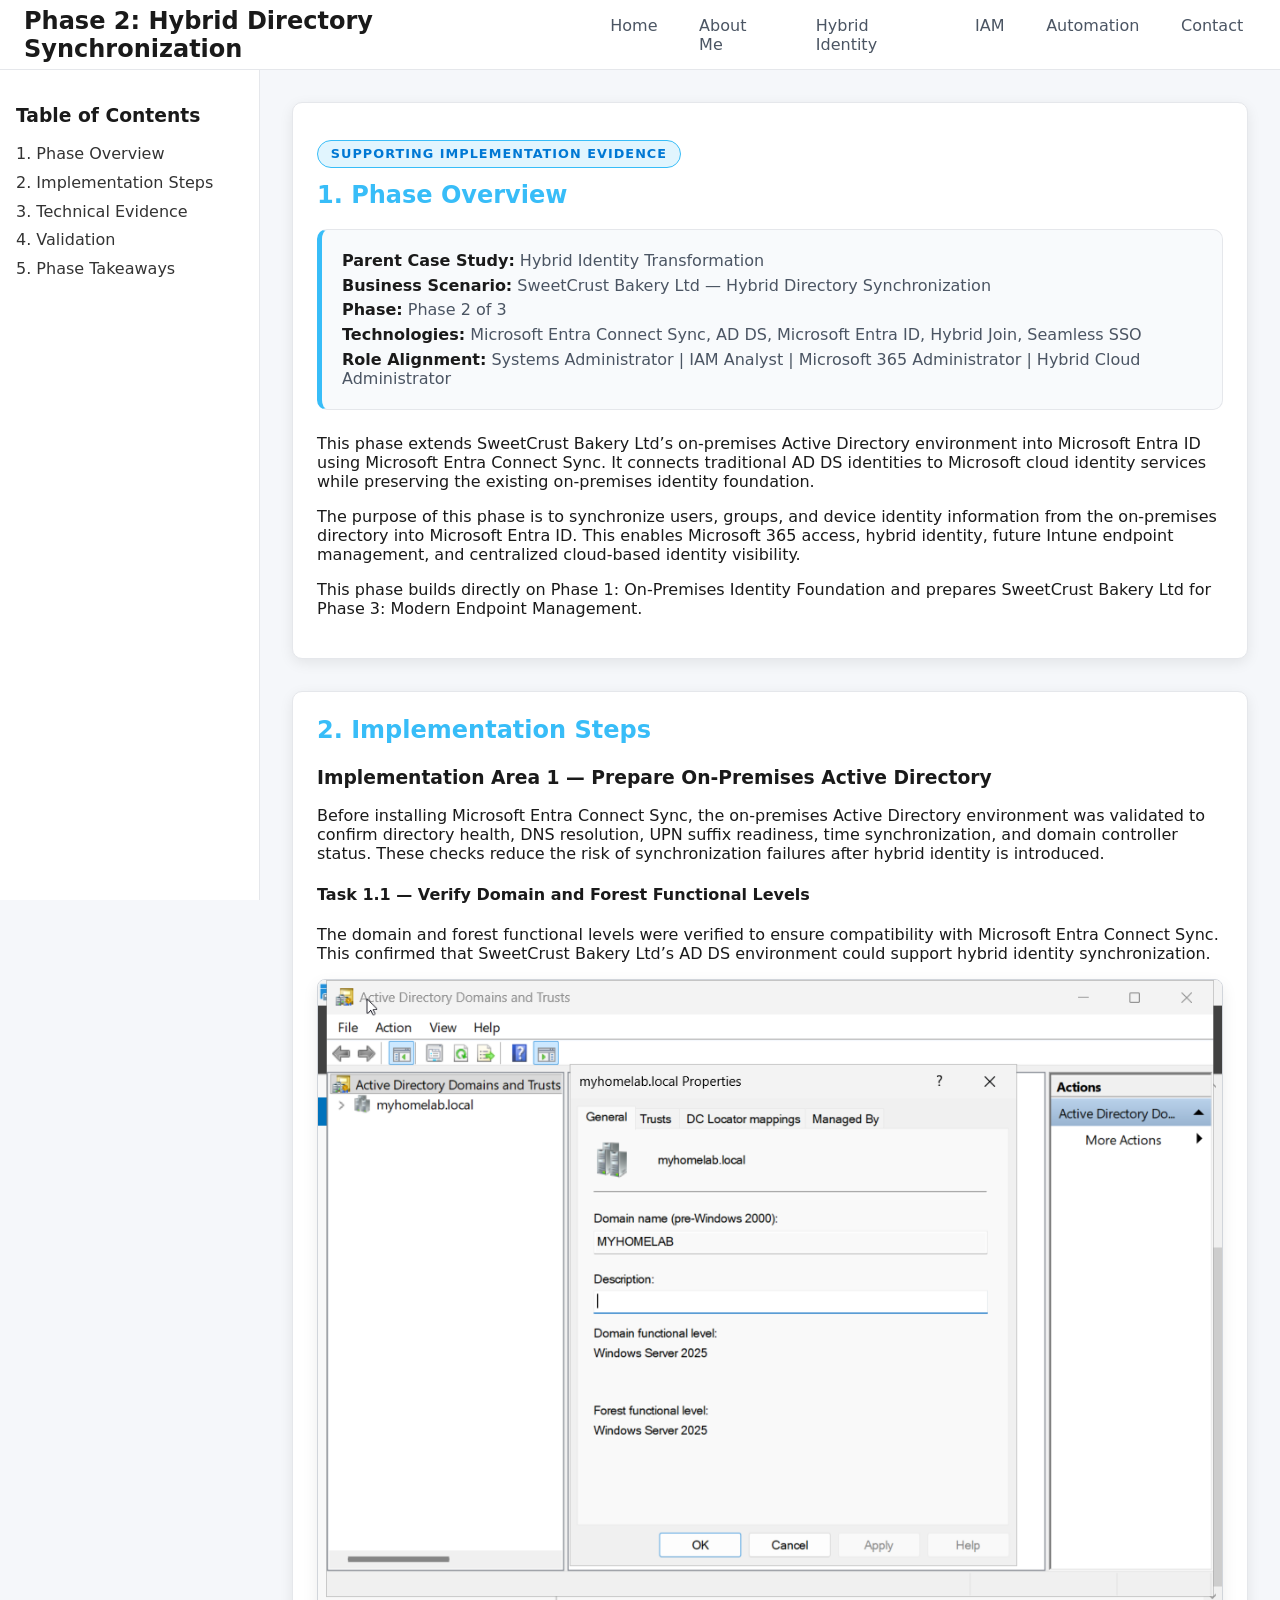
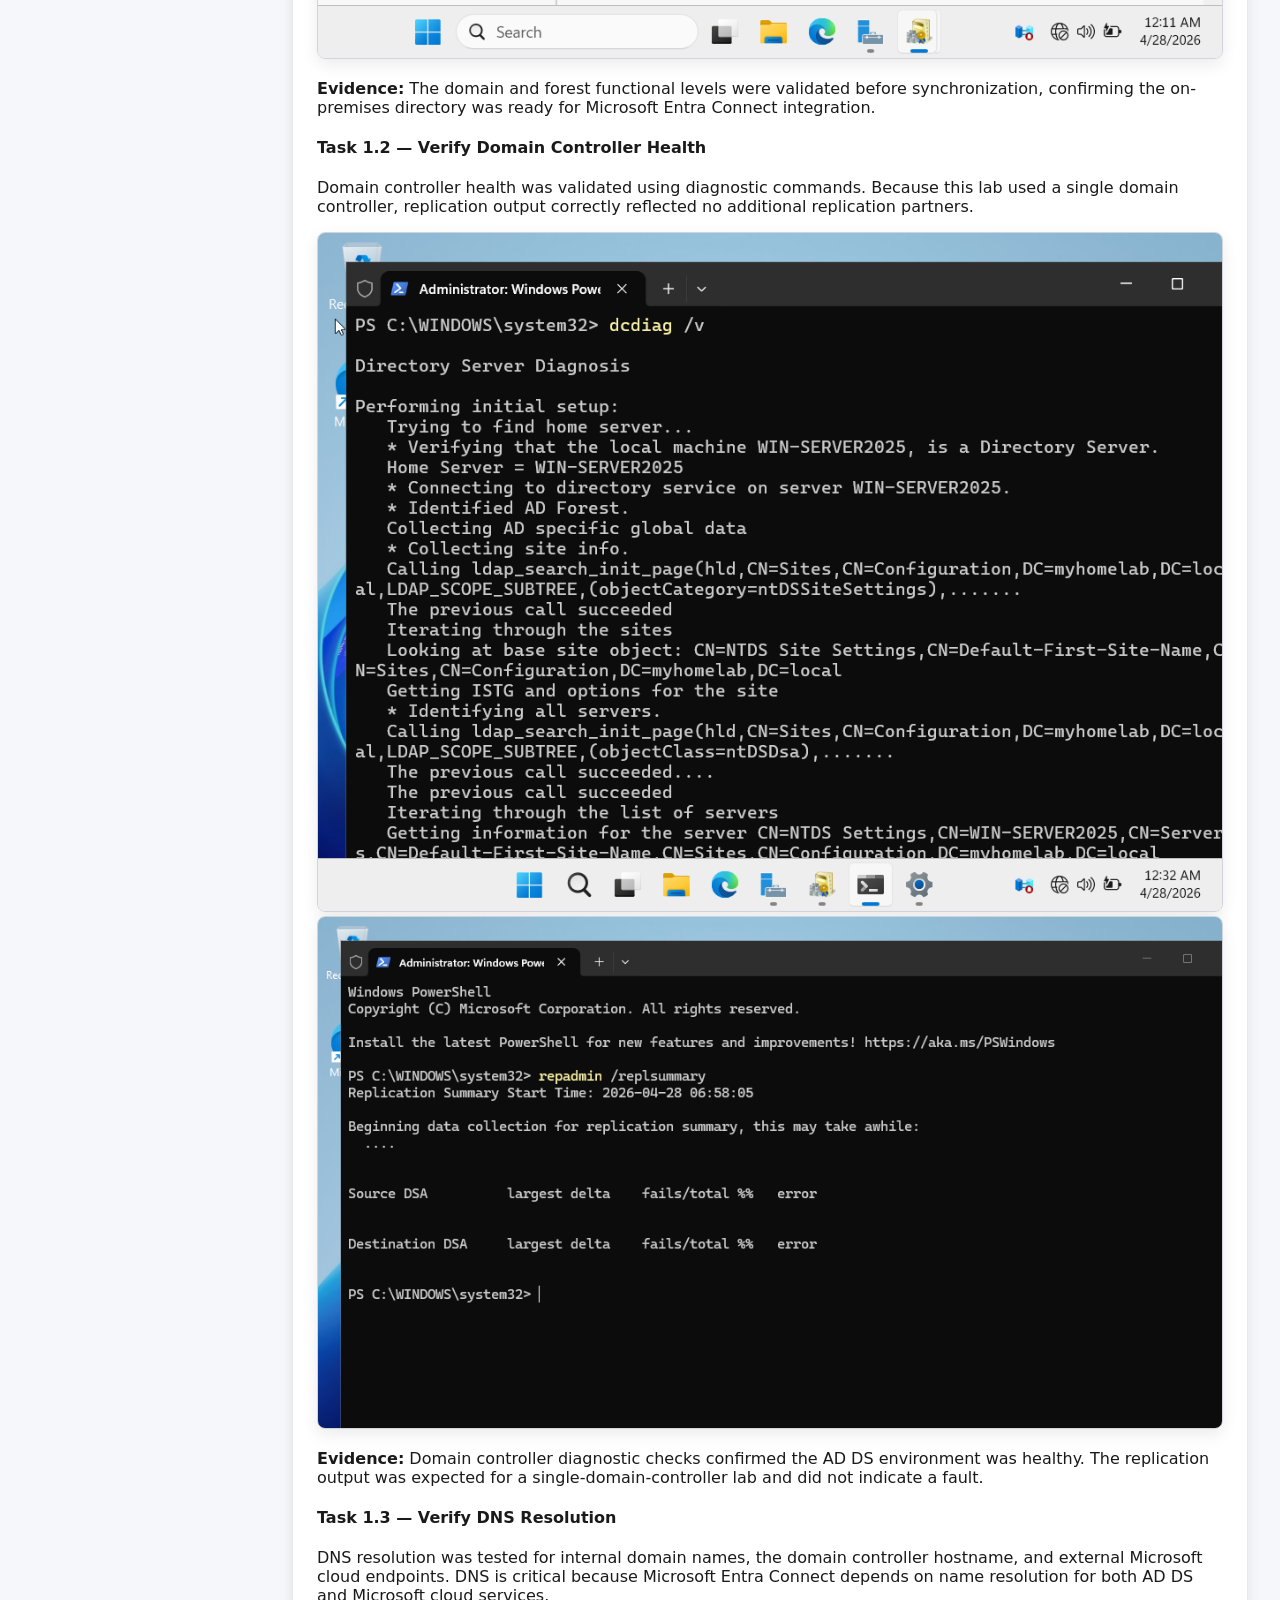
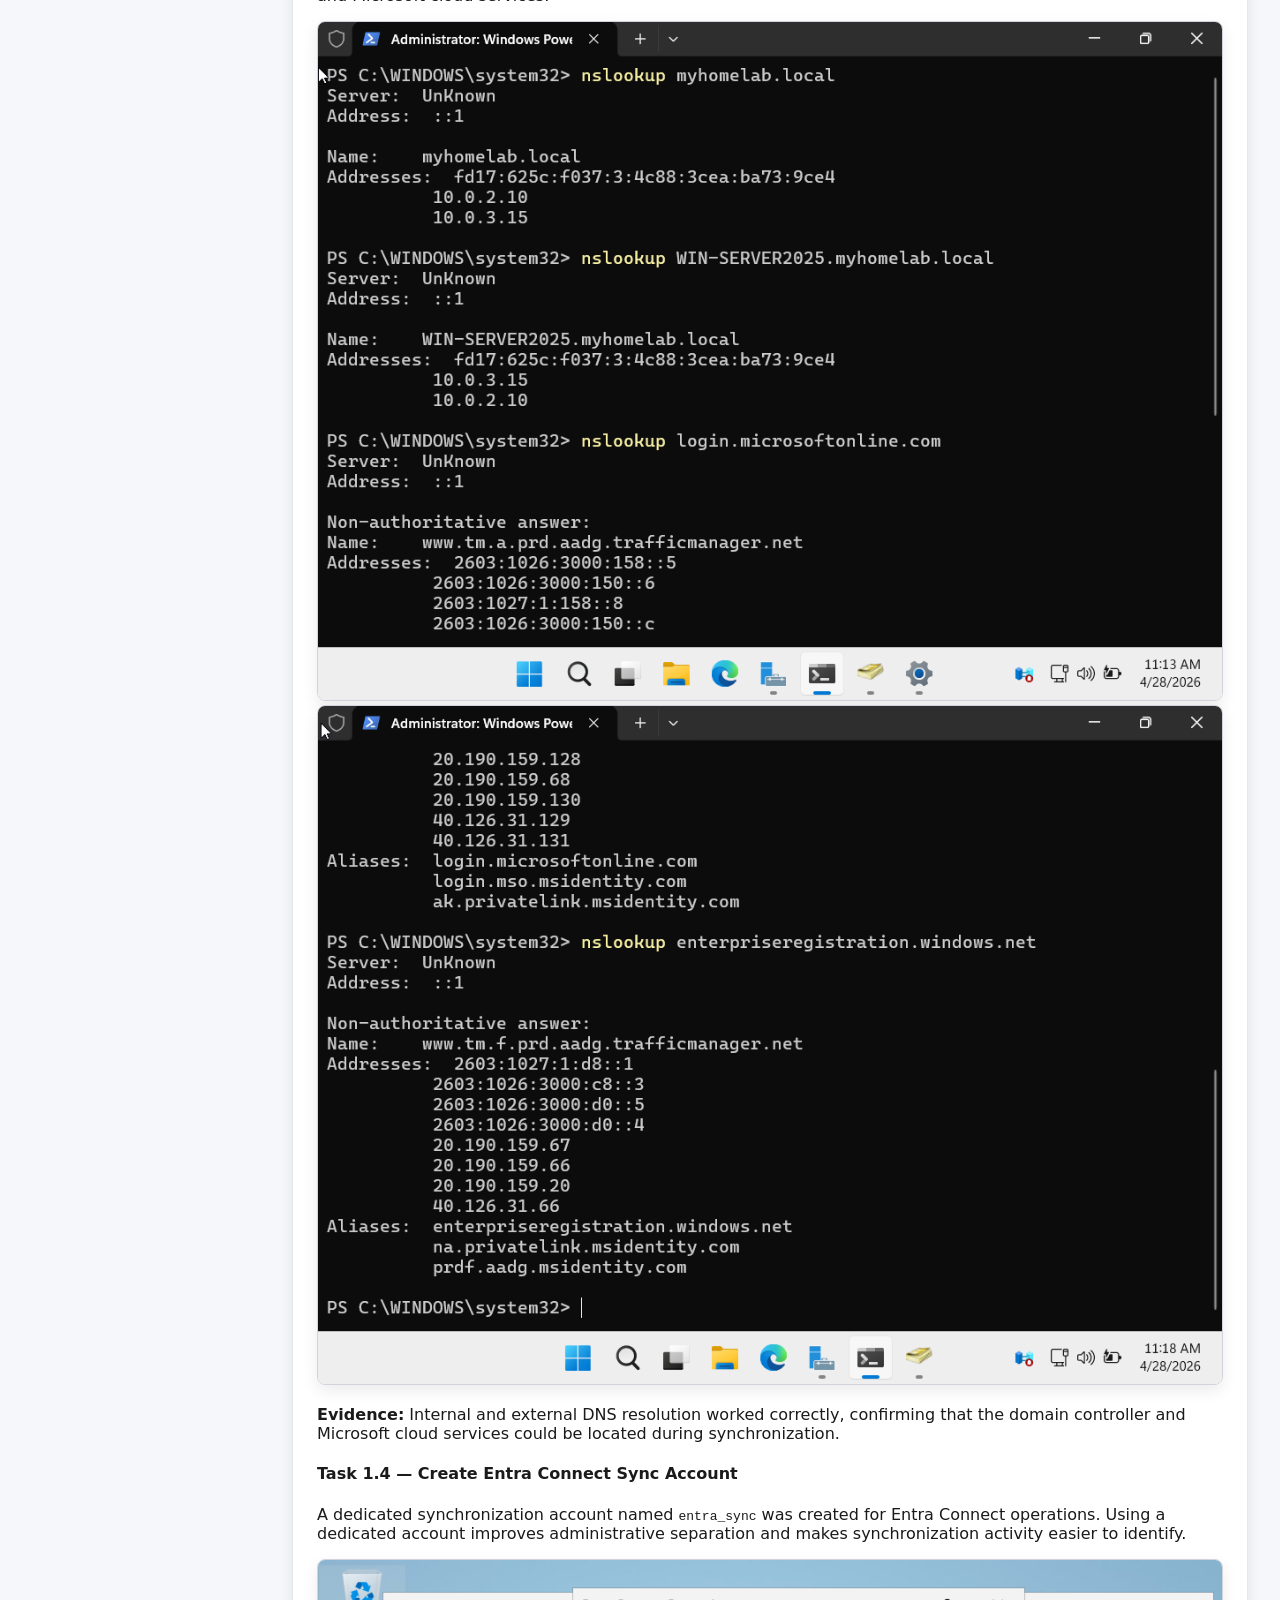
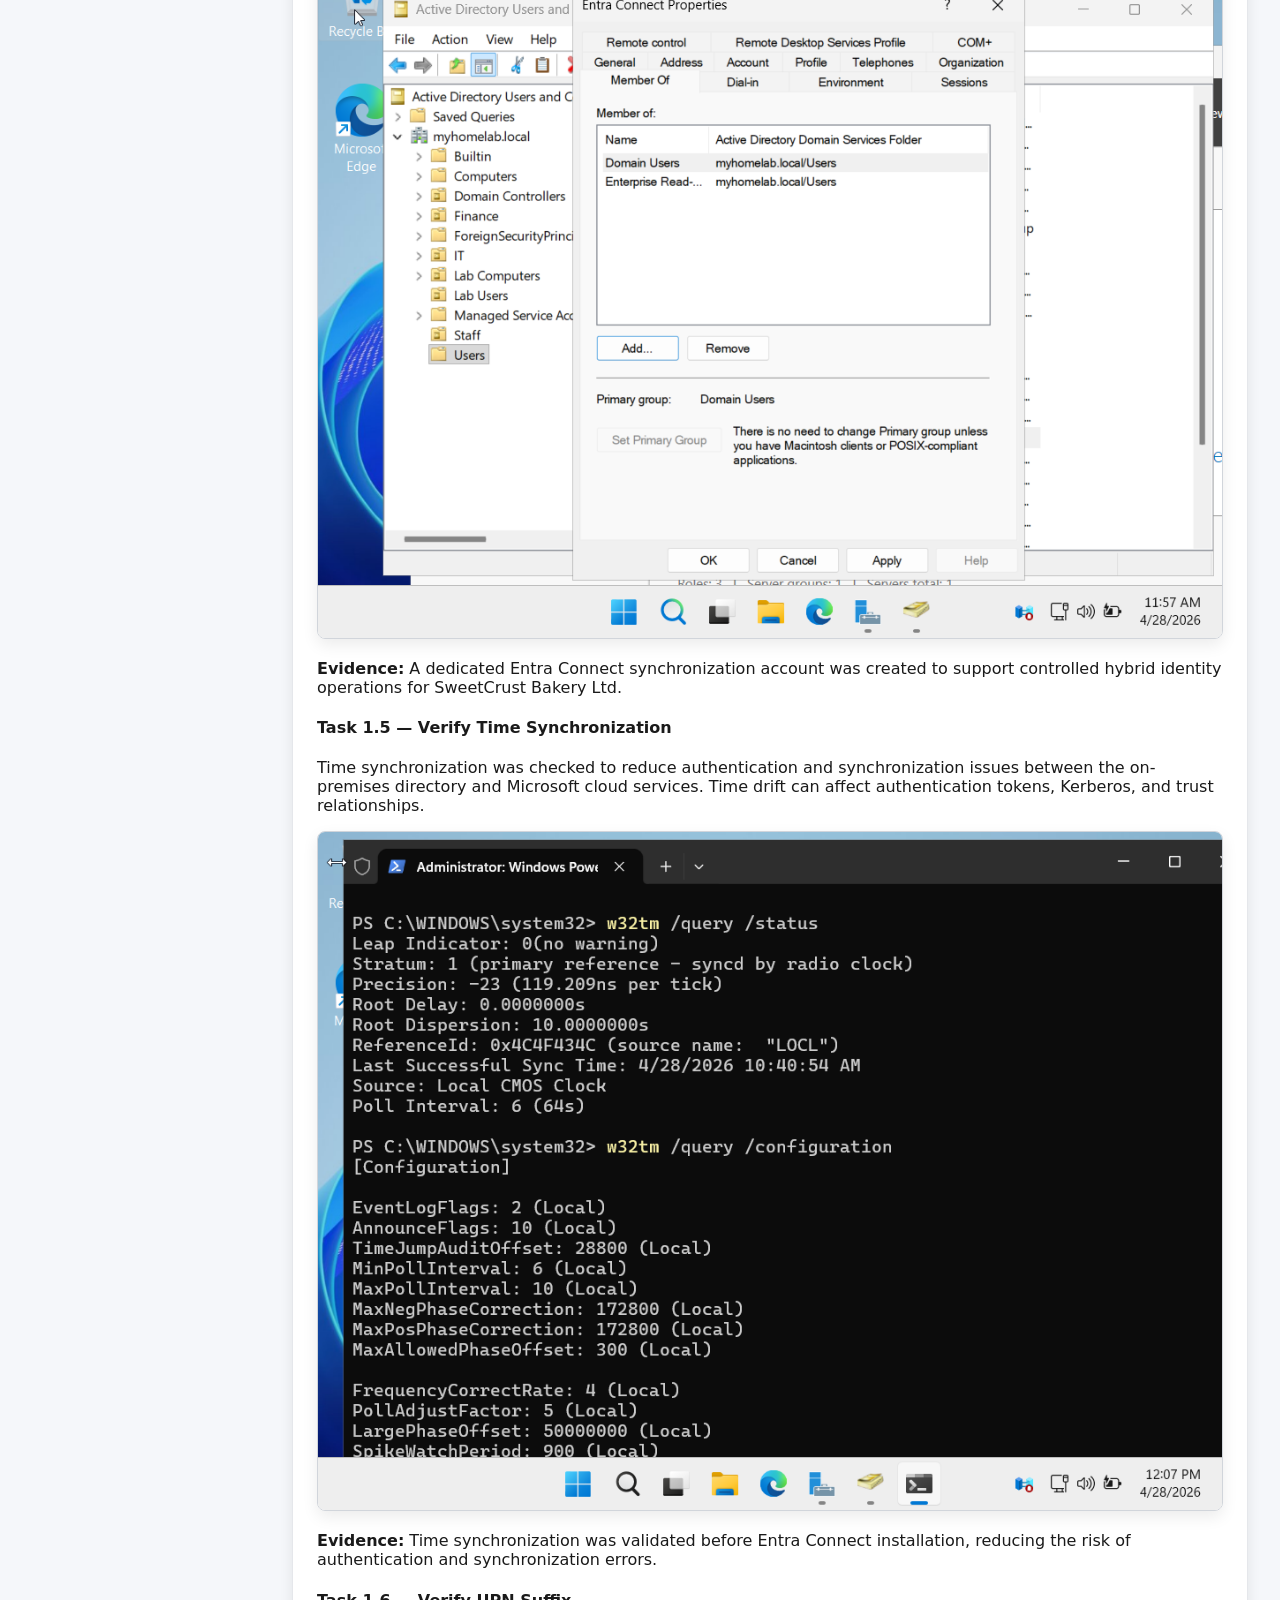
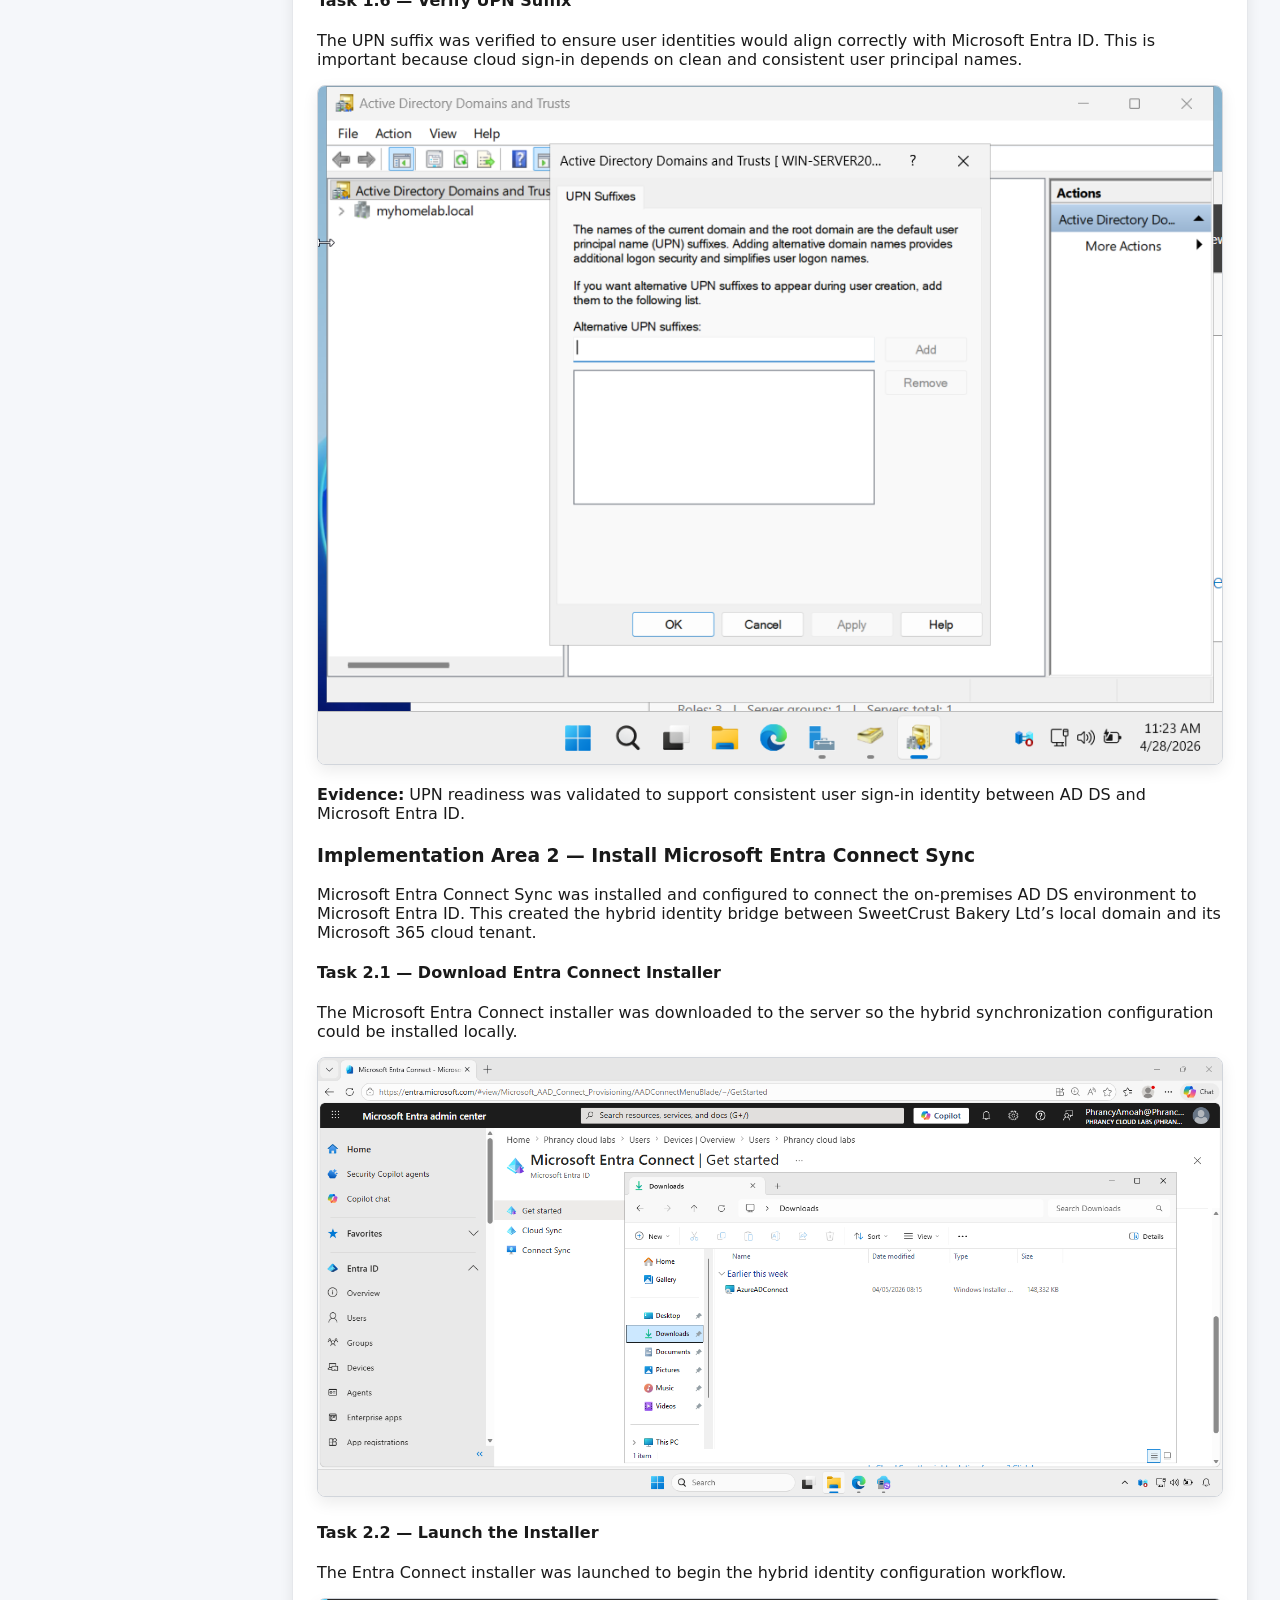
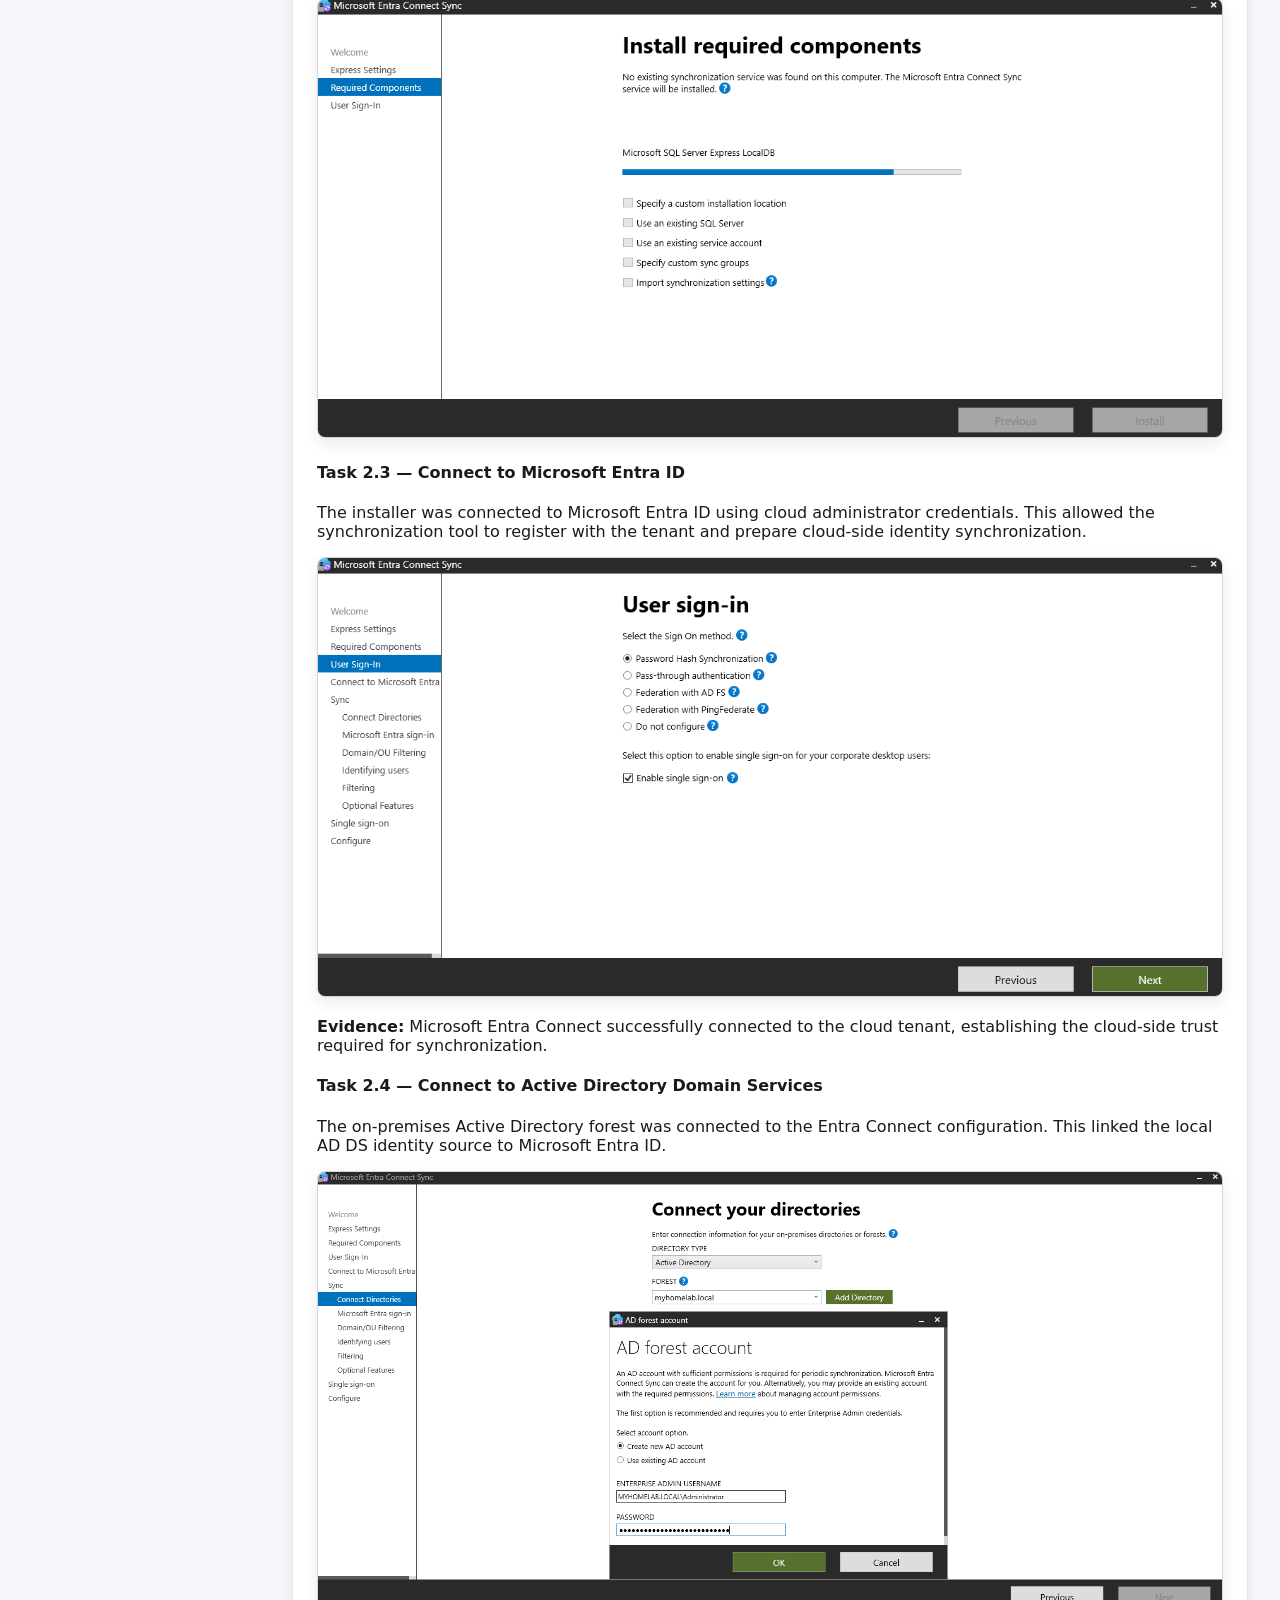
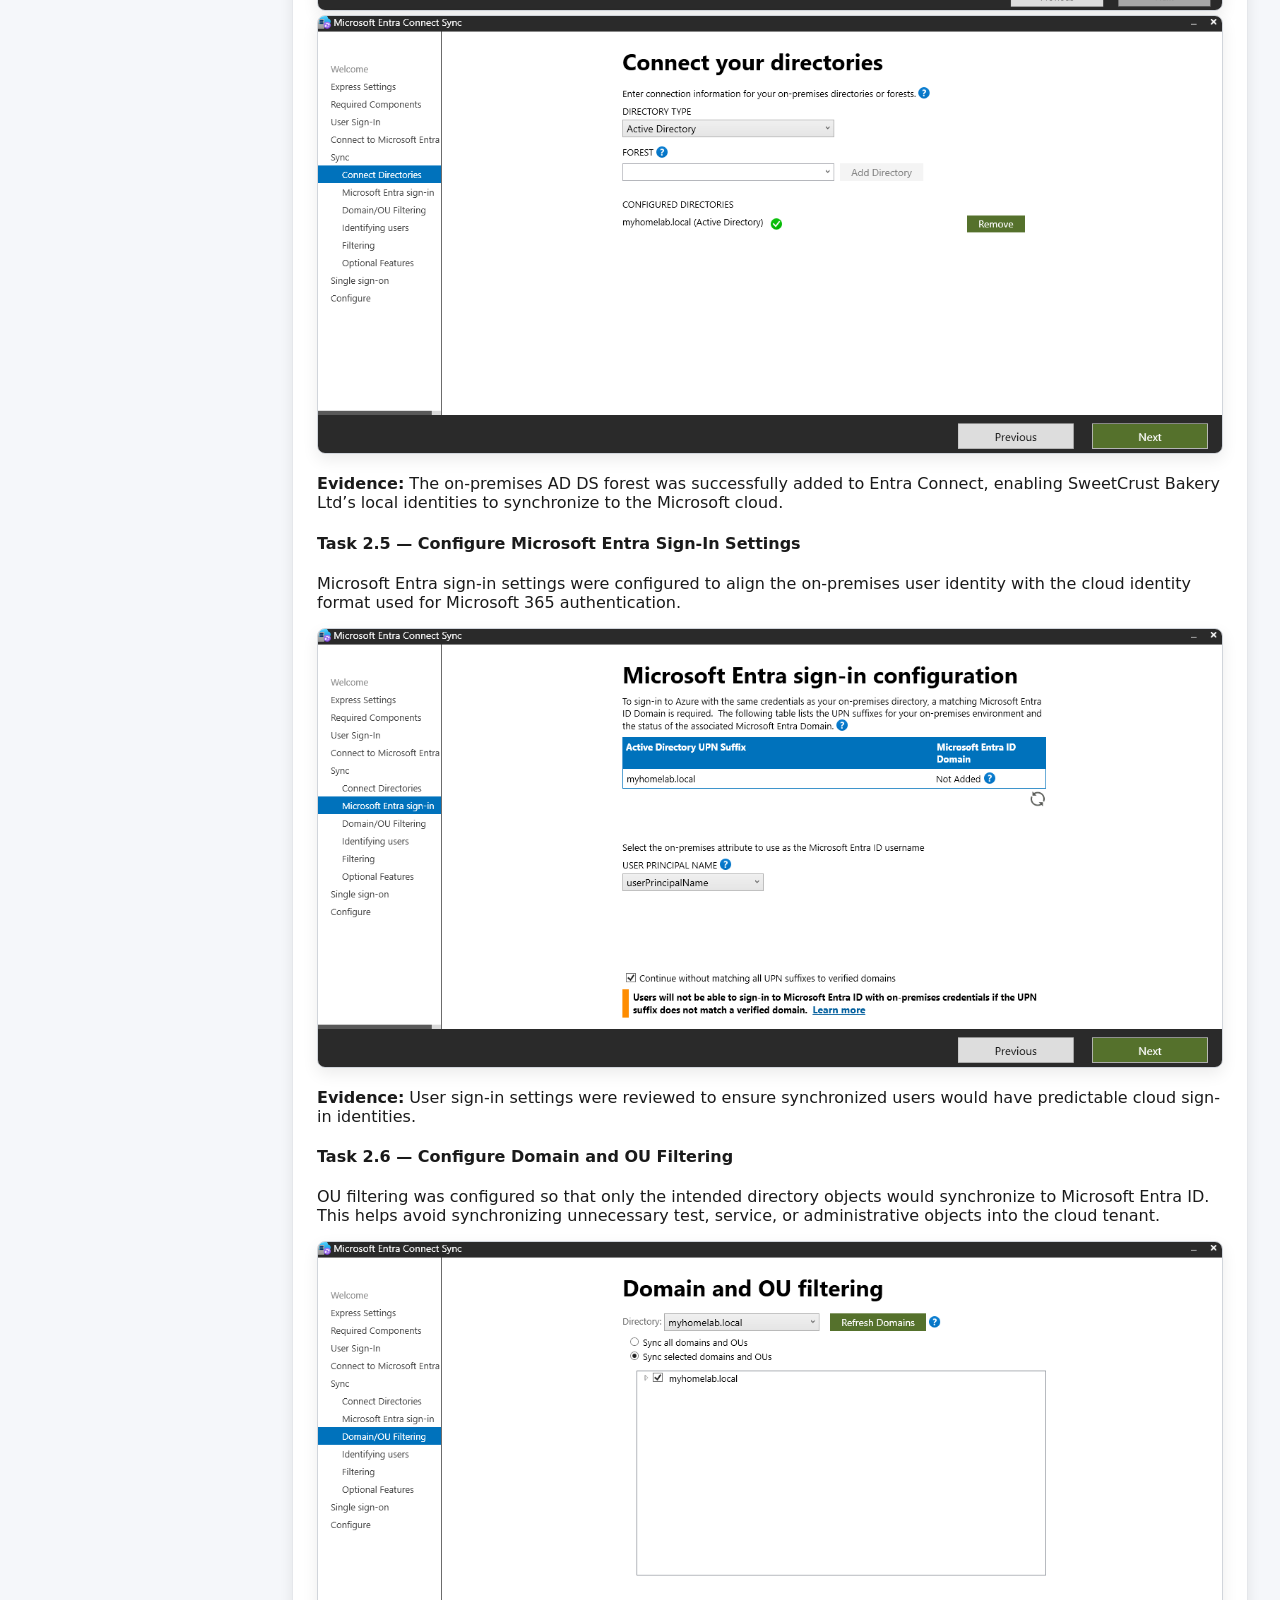
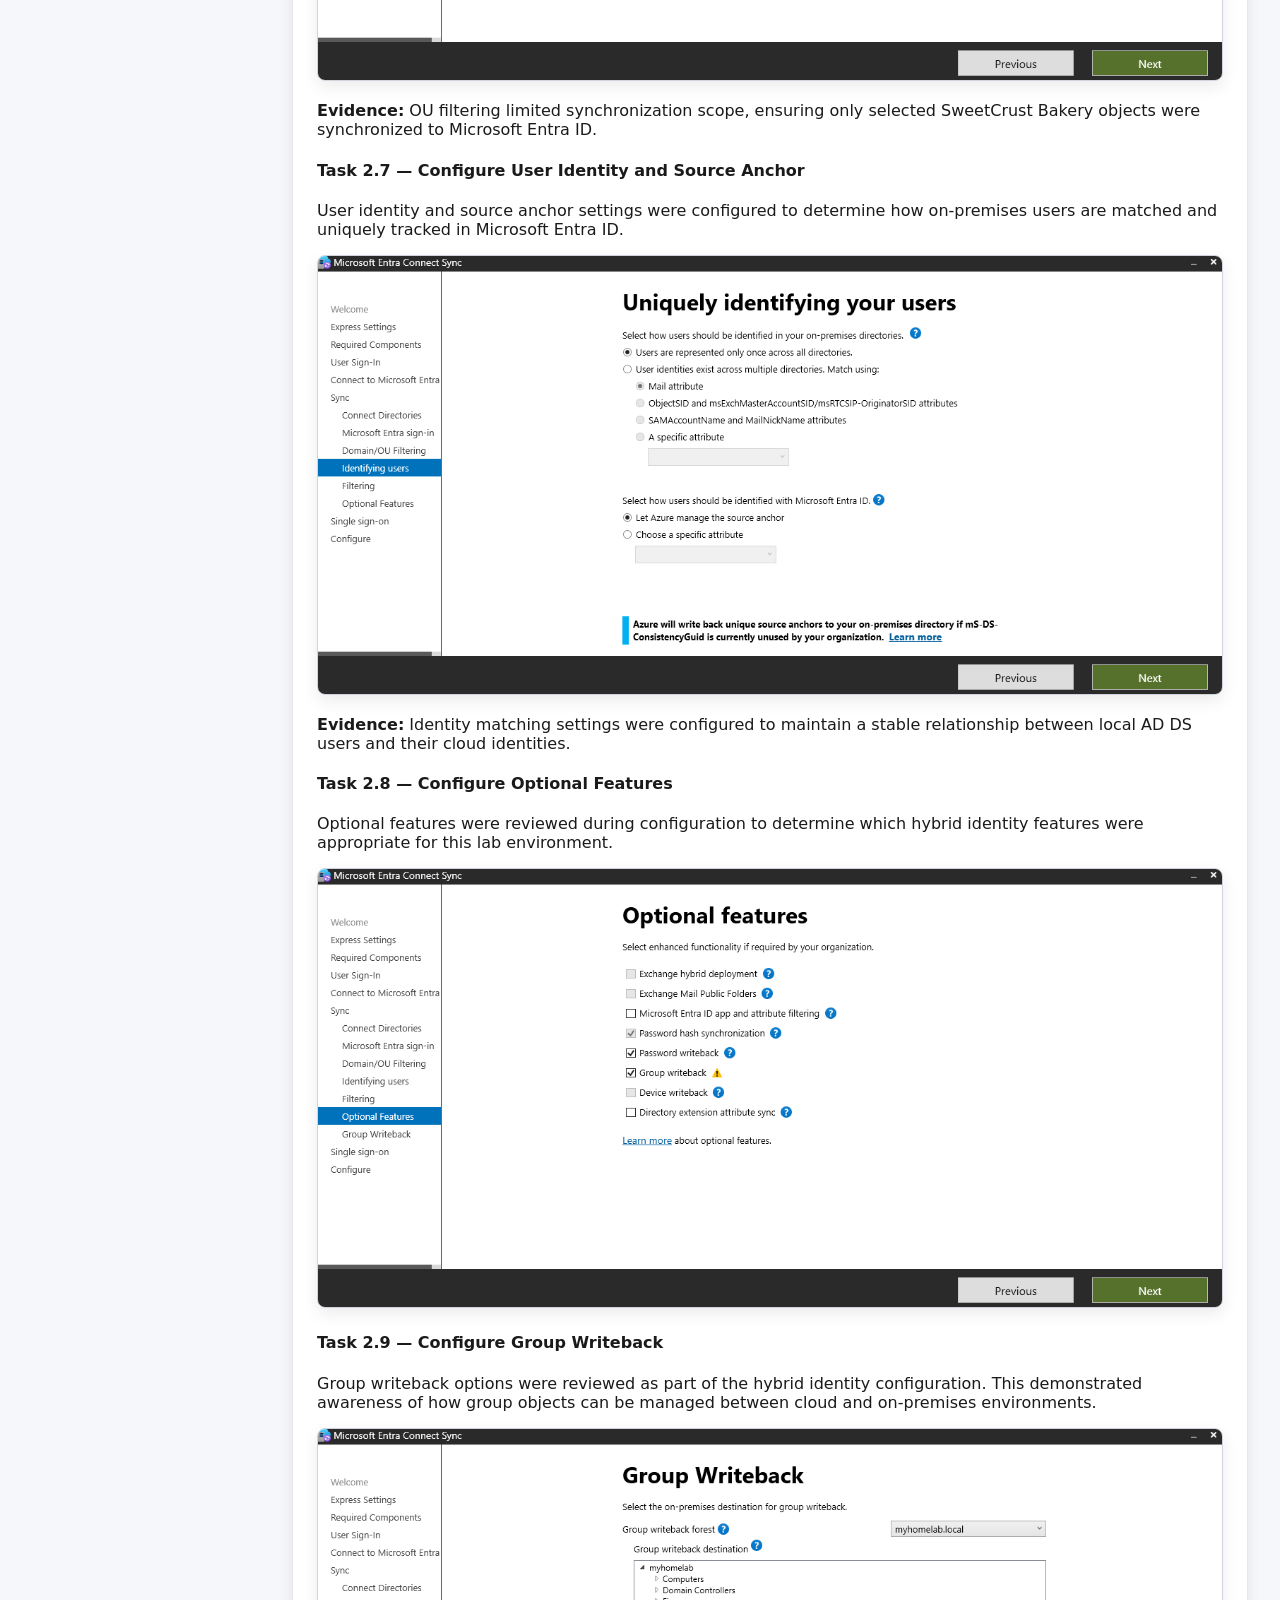
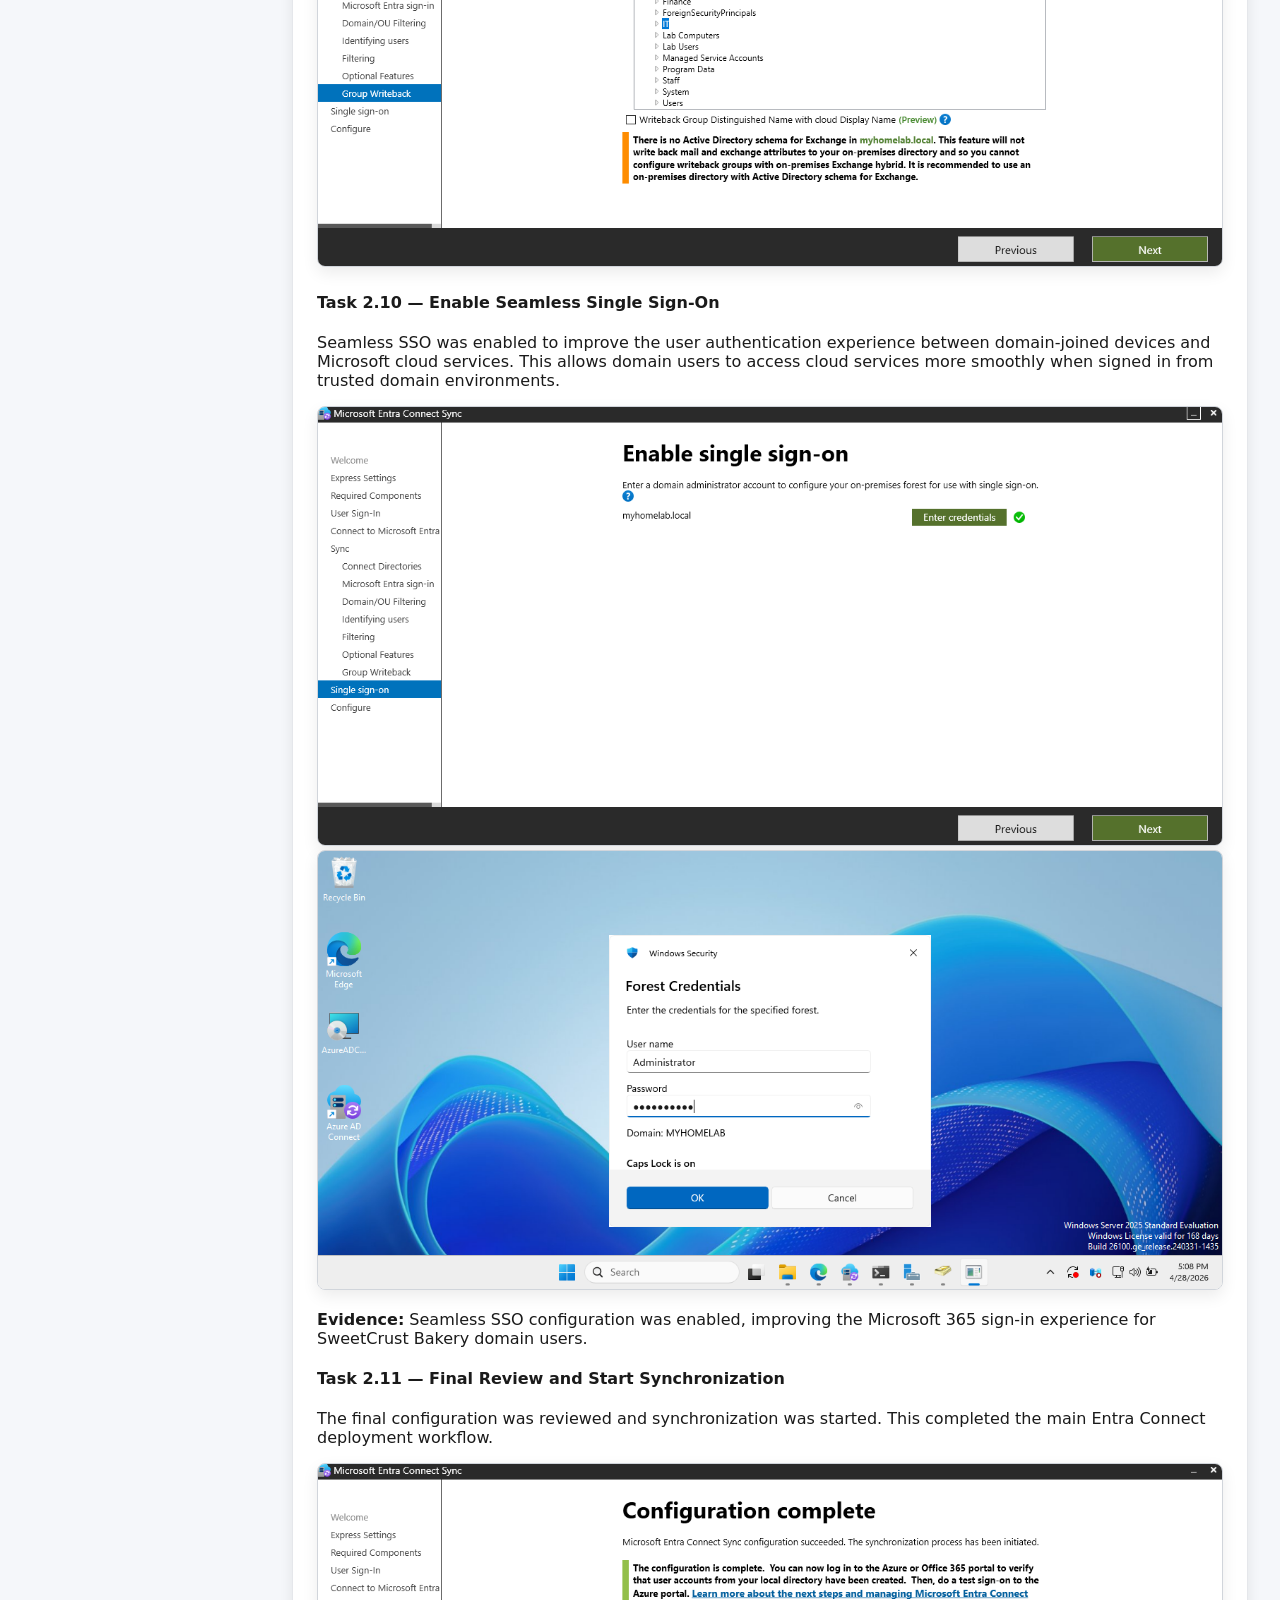
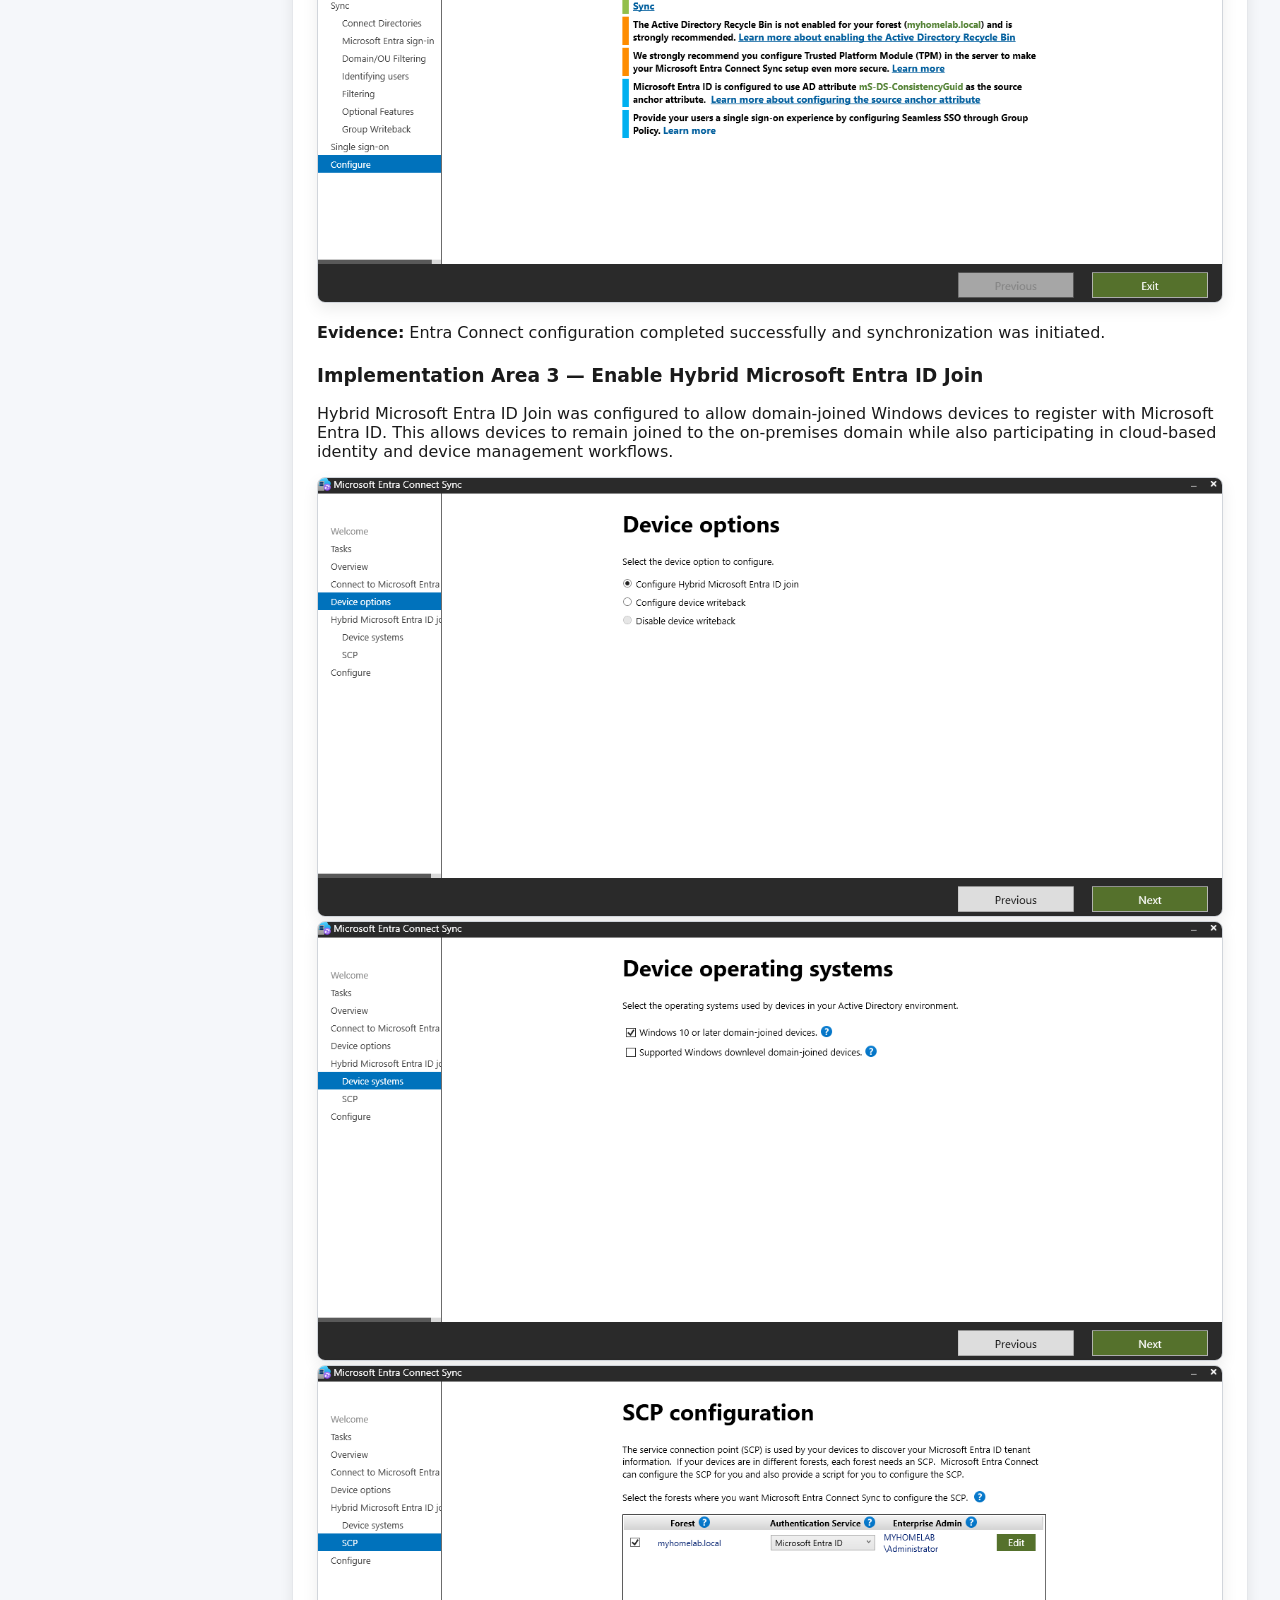
<file: cloud/hybrid.html>
<!DOCTYPE html>
<html lang="en">
<head>
    <meta charset="UTF-8">
    <meta name="viewport" content="width=device-width, initial-scale=1.0">
    <title>Phase 2: Hybrid Directory Synchronization | Francis Otoo</title>
    <link rel="stylesheet" href="../style.css">
</head>

<body>

<header>
    <h1>Phase 2: Hybrid Directory Synchronization</h1>
    <button class="mobile-menu-button" onclick="toggleMobileMenu()">
    ☰ Menu
</button>
    <nav id="mainNav">
        <a href="../index.html">Home</a>
        <a href="../about.html">About Me</a>
        <a href="../hybrid-identity-transformation.html">Hybrid Identity</a>
        <a href="../iam-transformation.html">IAM</a>
        <a href="powershell.html">Automation</a>
        <a href="../contact.html">Contact</a>
    </nav>
</header>

<aside class="toc hybrid-toc">
    <h3>Table of Contents</h3>
    <ul>
        <li><a href="#phase-overview">1. Phase Overview</a></li>
        <li><a href="#implementation-steps">2. Implementation Steps</a></li>
        <li><a href="#technical-evidence">3. Technical Evidence</a></li>
        <li><a href="#validation">4. Validation</a></li>
        <li><a href="#phase-takeaways">5. Phase Takeaways</a></li>
    </ul>
</aside>

<main class="container">

    <section id="phase-overview">
        <p class="case-study-label">SUPPORTING IMPLEMENTATION EVIDENCE</p>

        <h2>1. Phase Overview</h2>

        <div class="project-meta">
            <p><strong>Parent Case Study:</strong> Hybrid Identity Transformation</p>
            <p><strong>Business Scenario:</strong> SweetCrust Bakery Ltd — Hybrid Directory Synchronization</p>
            <p><strong>Phase:</strong> Phase 2 of 3</p>
            <p><strong>Technologies:</strong> Microsoft Entra Connect Sync, AD DS, Microsoft Entra ID, Hybrid Join, Seamless SSO</p>
            <p><strong>Role Alignment:</strong> Systems Administrator | IAM Analyst | Microsoft 365 Administrator | Hybrid Cloud Administrator</p>
        </div>

        <p>
            This phase extends SweetCrust Bakery Ltd’s on-premises Active Directory environment into
            Microsoft Entra ID using Microsoft Entra Connect Sync. It connects traditional AD DS identities
            to Microsoft cloud identity services while preserving the existing on-premises identity foundation.
        </p>

        <p>
            The purpose of this phase is to synchronize users, groups, and device identity information from
            the on-premises directory into Microsoft Entra ID. This enables Microsoft 365 access, hybrid identity,
            future Intune endpoint management, and centralized cloud-based identity visibility.
        </p>

        <p>
            This phase builds directly on Phase 1: On-Premises Identity Foundation and prepares SweetCrust Bakery Ltd
            for Phase 3: Modern Endpoint Management.
        </p>
    </section>

    <section id="implementation-steps">
        <h2>2. Implementation Steps</h2>

        <h3>Implementation Area 1 — Prepare On-Premises Active Directory</h3>
        <p>
            Before installing Microsoft Entra Connect Sync, the on-premises Active Directory environment was
            validated to confirm directory health, DNS resolution, UPN suffix readiness, time synchronization,
            and domain controller status. These checks reduce the risk of synchronization failures after hybrid
            identity is introduced.
        </p>

        <h4>Task 1.1 — Verify Domain and Forest Functional Levels</h4>
        <p>
            The domain and forest functional levels were verified to ensure compatibility with Microsoft Entra
            Connect Sync. This confirmed that SweetCrust Bakery Ltd’s AD DS environment could support hybrid
            identity synchronization.
        </p>
        <img src="../assets/images/H1-functional-levels.png" class="lab-img" alt="Domain and forest functional levels">
        <p>
            <strong>Evidence:</strong> The domain and forest functional levels were validated before synchronization,
            confirming the on-premises directory was ready for Microsoft Entra Connect integration.
        </p>

        <h4>Task 1.2 — Verify Domain Controller Health</h4>
        <p>
            Domain controller health was validated using diagnostic commands. Because this lab used a single
            domain controller, replication output correctly reflected no additional replication partners.
        </p>
        <img src="../assets/images/H1-dcdiag.png" class="lab-img" alt="Domain controller diagnostic output">
        <img src="../assets/images/H1-repadmin.png" class="lab-img" alt="Repadmin replication summary">
        <p>
            <strong>Evidence:</strong> Domain controller diagnostic checks confirmed the AD DS environment was healthy.
            The replication output was expected for a single-domain-controller lab and did not indicate a fault.
        </p>

        <h4>Task 1.3 — Verify DNS Resolution</h4>
        <p>
            DNS resolution was tested for internal domain names, the domain controller hostname, and external
            Microsoft cloud endpoints. DNS is critical because Microsoft Entra Connect depends on name resolution
            for both AD DS and Microsoft cloud services.
        </p>
        <img src="../assets/images/H1-dns-test1.png" class="lab-img" alt="DNS resolution test one">
        <img src="../assets/images/H1-dns-test2.png" class="lab-img" alt="DNS resolution test two">
        <p>
            <strong>Evidence:</strong> Internal and external DNS resolution worked correctly, confirming that the
            domain controller and Microsoft cloud services could be located during synchronization.
        </p>

        <h4>Task 1.4 — Create Entra Connect Sync Account</h4>
        <p>
            A dedicated synchronization account named <code>entra_sync</code> was created for Entra Connect
            operations. Using a dedicated account improves administrative separation and makes synchronization
            activity easier to identify.
        </p>
        <img src="../assets/images/H1-sync-account.png" class="lab-img" alt="Entra Connect sync account">
        <p>
            <strong>Evidence:</strong> A dedicated Entra Connect synchronization account was created to support
            controlled hybrid identity operations for SweetCrust Bakery Ltd.
        </p>

        <h4>Task 1.5 — Verify Time Synchronization</h4>
        <p>
            Time synchronization was checked to reduce authentication and synchronization issues between the
            on-premises directory and Microsoft cloud services. Time drift can affect authentication tokens,
            Kerberos, and trust relationships.
        </p>
        <img src="../assets/images/H1-time-sync.png" class="lab-img" alt="Time synchronization verification">
        <p>
            <strong>Evidence:</strong> Time synchronization was validated before Entra Connect installation, reducing
            the risk of authentication and synchronization errors.
        </p>

        <h4>Task 1.6 — Verify UPN Suffix</h4>
        <p>
            The UPN suffix was verified to ensure user identities would align correctly with Microsoft Entra ID.
            This is important because cloud sign-in depends on clean and consistent user principal names.
        </p>
        <img src="../assets/images/H1-upn-suffix.png" class="lab-img" alt="UPN suffix verification">
        <p>
            <strong>Evidence:</strong> UPN readiness was validated to support consistent user sign-in identity between
            AD DS and Microsoft Entra ID.
        </p>

        <h3>Implementation Area 2 — Install Microsoft Entra Connect Sync</h3>
        <p>
            Microsoft Entra Connect Sync was installed and configured to connect the on-premises AD DS environment
            to Microsoft Entra ID. This created the hybrid identity bridge between SweetCrust Bakery Ltd’s local
            domain and its Microsoft 365 cloud tenant.
        </p>

        <h4>Task 2.1 — Download Entra Connect Installer</h4>
        <p>
            The Microsoft Entra Connect installer was downloaded to the server so the hybrid synchronization
            configuration could be installed locally.
        </p>
        <img src="../assets/images/H2-download.png" class="lab-img" alt="Download Entra Connect installer">

        <h4>Task 2.2 — Launch the Installer</h4>
        <p>
            The Entra Connect installer was launched to begin the hybrid identity configuration workflow.
        </p>
        <img src="../assets/images/H2-install-start.png" class="lab-img" alt="Launch Entra Connect installer">

        <h4>Task 2.3 — Connect to Microsoft Entra ID</h4>
        <p>
            The installer was connected to Microsoft Entra ID using cloud administrator credentials.
            This allowed the synchronization tool to register with the tenant and prepare cloud-side identity synchronization.
        </p>
        <img src="../assets/images/H2-signin.png" class="lab-img" alt="Connect to Microsoft Entra ID">
        <p>
            <strong>Evidence:</strong> Microsoft Entra Connect successfully connected to the cloud tenant, establishing
            the cloud-side trust required for synchronization.
        </p>

        <h4>Task 2.4 — Connect to Active Directory Domain Services</h4>
        <p>
            The on-premises Active Directory forest was connected to the Entra Connect configuration.
            This linked the local AD DS identity source to Microsoft Entra ID.
        </p>
        <img src="../assets/images/H2-ad-connect.png" class="lab-img" alt="Connect to AD DS">
        <img src="../assets/images/H2-ad-connected.png" class="lab-img" alt="AD DS connected">
        <p>
            <strong>Evidence:</strong> The on-premises AD DS forest was successfully added to Entra Connect,
            enabling SweetCrust Bakery Ltd’s local identities to synchronize to the Microsoft cloud.
        </p>

        <h4>Task 2.5 — Configure Microsoft Entra Sign-In Settings</h4>
        <p>
            Microsoft Entra sign-in settings were configured to align the on-premises user identity with the cloud
            identity format used for Microsoft 365 authentication.
        </p>
        <img src="../assets/images/H2-upn.png" class="lab-img" alt="Microsoft Entra sign-in configuration">
        <p>
            <strong>Evidence:</strong> User sign-in settings were reviewed to ensure synchronized users would have
            predictable cloud sign-in identities.
        </p>

        <h4>Task 2.6 — Configure Domain and OU Filtering</h4>
        <p>
            OU filtering was configured so that only the intended directory objects would synchronize to Microsoft Entra ID.
            This helps avoid synchronizing unnecessary test, service, or administrative objects into the cloud tenant.
        </p>
        <img src="../assets/images/H2-ou-filter.png" class="lab-img" alt="OU filtering configuration">
        <p>
            <strong>Evidence:</strong> OU filtering limited synchronization scope, ensuring only selected SweetCrust Bakery
            objects were synchronized to Microsoft Entra ID.
        </p>

        <h4>Task 2.7 — Configure User Identity and Source Anchor</h4>
        <p>
            User identity and source anchor settings were configured to determine how on-premises users are matched
            and uniquely tracked in Microsoft Entra ID.
        </p>
        <img src="../assets/images/H2-identities.png" class="lab-img" alt="User identity and source anchor configuration">
        <p>
            <strong>Evidence:</strong> Identity matching settings were configured to maintain a stable relationship
            between local AD DS users and their cloud identities.
        </p>

        <h4>Task 2.8 — Configure Optional Features</h4>
        <p>
            Optional features were reviewed during configuration to determine which hybrid identity features were
            appropriate for this lab environment.
        </p>
        <img src="../assets/images/H2-optional.png" class="lab-img" alt="Optional features configuration">

        <h4>Task 2.9 — Configure Group Writeback</h4>
        <p>
            Group writeback options were reviewed as part of the hybrid identity configuration. This demonstrated
            awareness of how group objects can be managed between cloud and on-premises environments.
        </p>
        <img src="../assets/images/H2-group-writeback.png" class="lab-img" alt="Group writeback configuration">

        <h4>Task 2.10 — Enable Seamless Single Sign-On</h4>
        <p>
            Seamless SSO was enabled to improve the user authentication experience between domain-joined devices
            and Microsoft cloud services. This allows domain users to access cloud services more smoothly when
            signed in from trusted domain environments.
        </p>
        <img src="../assets/images/H2-sso.png" class="lab-img" alt="Enable Seamless SSO">
        <img src="../assets/images/forest credentials.png" class="lab-img" alt="Forest credentials">
        <p>
            <strong>Evidence:</strong> Seamless SSO configuration was enabled, improving the Microsoft 365 sign-in
            experience for SweetCrust Bakery domain users.
        </p>

        <h4>Task 2.11 — Final Review and Start Synchronization</h4>
        <p>
            The final configuration was reviewed and synchronization was started. This completed the main Entra Connect
            deployment workflow.
        </p>
        <img src="../assets/images/H2-complete.png" class="lab-img" alt="Final review and sync completion">
        <p>
            <strong>Evidence:</strong> Entra Connect configuration completed successfully and synchronization was initiated.
        </p>

        <h3>Implementation Area 3 — Enable Hybrid Microsoft Entra ID Join</h3>
        <p>
            Hybrid Microsoft Entra ID Join was configured to allow domain-joined Windows devices to register
            with Microsoft Entra ID. This allows devices to remain joined to the on-premises domain while also
            participating in cloud-based identity and device management workflows.
        </p>
        <img src="../assets/images/H3-device-options.png" class="lab-img" alt="Device options configuration">
        <img src="../assets/images/H3-windows10-later.png" class="lab-img" alt="Windows 10 or later selection">
        <img src="../assets/images/H3-scp-configuration.png" class="lab-img" alt="SCP configuration">
        <img src="../assets/images/H3-configure-complete.png" class="lab-img" alt="Hybrid join configuration complete">
        <p>
            <strong>Evidence:</strong> Hybrid Microsoft Entra ID Join was configured for Windows 10 or later devices,
            enabling SweetCrust Bakery domain-joined endpoints to register with Microsoft Entra ID.
        </p>

        <h3>Implementation Area 4 — Verify Synchronization in Microsoft Entra ID</h3>
        <p>
            After synchronization, users and synchronization status were verified in Microsoft Entra ID.
            This confirmed that local AD DS objects were visible from the Microsoft cloud administration plane.
        </p>
        <img src="../assets/images/H4-synced-users.png" class="lab-img" alt="Synced users in Entra ID">
        <img src="../assets/images/H4-synced-status.png" class="lab-img" alt="Synchronization status">
        <p>
            <strong>Evidence:</strong> Synchronized users appeared in Microsoft Entra ID and synchronization status
            confirmed that the hybrid directory connection was functioning.
        </p>

        <h3>Implementation Area 5 — Verify Hybrid Join on Windows 11</h3>
        <p>
            The Windows 11 endpoint was verified using <code>dsregcmd /status</code> and Microsoft Entra ID device records.
            This confirmed the device was recognized by both the on-premises domain and Microsoft Entra ID.
        </p>
        <pre><code>dsregcmd /status</code></pre>
        <img src="../assets/images/H5-win11-dsregcmd.png" class="lab-img" alt="Windows 11 dsregcmd status">
        <img src="../assets/images/H5-win11-entra.png" class="lab-img" alt="Windows 11 device in Entra ID">
        <p>
            <strong>Evidence:</strong> Windows 11 hybrid join validation confirmed that the device was connected to
            Microsoft Entra ID while still operating as a domain-joined endpoint.
        </p>

        <h3>Implementation Area 6 — Verify Hybrid Join on Windows 10</h3>
        <p>
            The Windows 10 endpoint was also verified to confirm hybrid join behavior across multiple Windows versions.
            This validated that the configuration was not limited to a single endpoint.
        </p>
        <pre><code>dsregcmd /status</code></pre>
        <img src="../assets/images/H5-win10-dsregcmd.png" class="lab-img" alt="Windows 10 dsregcmd status">
        <img src="../assets/images/H5-win10-entra.png" class="lab-img" alt="Windows 10 device in Entra ID">
        <p>
            <strong>Evidence:</strong> Windows 10 hybrid join validation confirmed consistent hybrid identity behavior
            across multiple SweetCrust Bakery Windows endpoints.
        </p>
    </section>

    <section id="technical-evidence">
        <h2>3. Technical Evidence</h2>
        <p>
            Technical evidence captured in this phase includes Active Directory preparation checks, DNS verification,
            Entra Connect installation, cloud sign-in configuration, OU filtering, Seamless SSO configuration,
            synchronization validation, and hybrid join verification for Windows 10 and Windows 11 devices.
        </p>

        <ul>
            <li><strong>Directory Readiness:</strong> AD DS health, functional levels, DNS, UPN suffix, and time synchronization were validated before enabling synchronization.</li>
            <li><strong>Hybrid Identity Bridge:</strong> Microsoft Entra Connect linked the on-premises AD DS forest to Microsoft Entra ID.</li>
            <li><strong>Controlled Scope:</strong> OU filtering was configured to prevent unnecessary objects from synchronizing to the cloud.</li>
            <li><strong>User Synchronization:</strong> SweetCrust Bakery users appeared in Microsoft Entra ID after synchronization.</li>
            <li><strong>Device Hybrid Join:</strong> Windows 10 and Windows 11 endpoints were validated using <code>dsregcmd /status</code> and Entra device records.</li>
        </ul>
    </section>

    <section id="validation">
        <h2>4. Validation</h2>
        <ul>
            <li>Confirmed the on-premises Active Directory environment was healthy before synchronization.</li>
            <li>Verified DNS resolution for internal and Microsoft cloud endpoints.</li>
            <li>Confirmed the Entra Connect sync account was created and available.</li>
            <li>Installed and configured Microsoft Entra Connect Sync successfully.</li>
            <li>Validated OU filtering and identity configuration during setup.</li>
            <li>Confirmed synchronized users appeared in Microsoft Entra ID.</li>
            <li>Verified synchronization status from the Microsoft Entra admin center.</li>
            <li>Confirmed hybrid join status on Windows 11 using <code>dsregcmd /status</code>.</li>
            <li>Confirmed hybrid join status on Windows 10 using <code>dsregcmd /status</code>.</li>
        </ul>
    </section>

    <section id="phase-takeaways">
        <h2>5. Phase Takeaways</h2>
        <ul>
            <li>Microsoft Entra Connect provides the bridge between traditional AD DS and cloud identity services.</li>
            <li>Directory health, DNS, time synchronization, and UPN readiness are critical before enabling synchronization.</li>
            <li>OU filtering helps prevent unnecessary or unintended objects from synchronizing to the cloud.</li>
            <li>Hybrid Microsoft Entra ID Join allows domain-joined devices to participate in cloud-based identity and access workflows.</li>
            <li>This phase enabled SweetCrust Bakery Ltd to extend on-premises identities into Microsoft Entra ID while preserving its existing AD DS foundation.</li>
        </ul>
    </section>

</main>

<footer class="site-footer">
    <p>© 2026 Francis Otoo. All rights reserved.</p>
</footer>

<div id="imgModal" class="modal">
    <span class="modal-close">&times;</span>
    <img class="modal-content" id="modalImage">
</div>

<script>
document.querySelectorAll('.lab-img').forEach(img => {
    img.addEventListener('click', function () {
        const modal = document.getElementById('imgModal');
        const modalImg = document.getElementById('modalImage');
        modal.style.display = "block";
        modalImg.src = this.src;
    });
});

document.querySelector('.modal-close').onclick = function () {
    document.getElementById('imgModal').style.display = "none";
};

document.getElementById('modalImage').onclick = function () {
    document.getElementById('imgModal').style.display = "none";
};

document.getElementById('imgModal').onclick = function (e) {
    if (e.target === this) {
        this.style.display = "none";
    }
};




function toggleMobileMenu() {
    const nav = document.getElementById("mainNav");
    nav.classList.toggle("open");
}
</script>



</body>
</html>
</file>
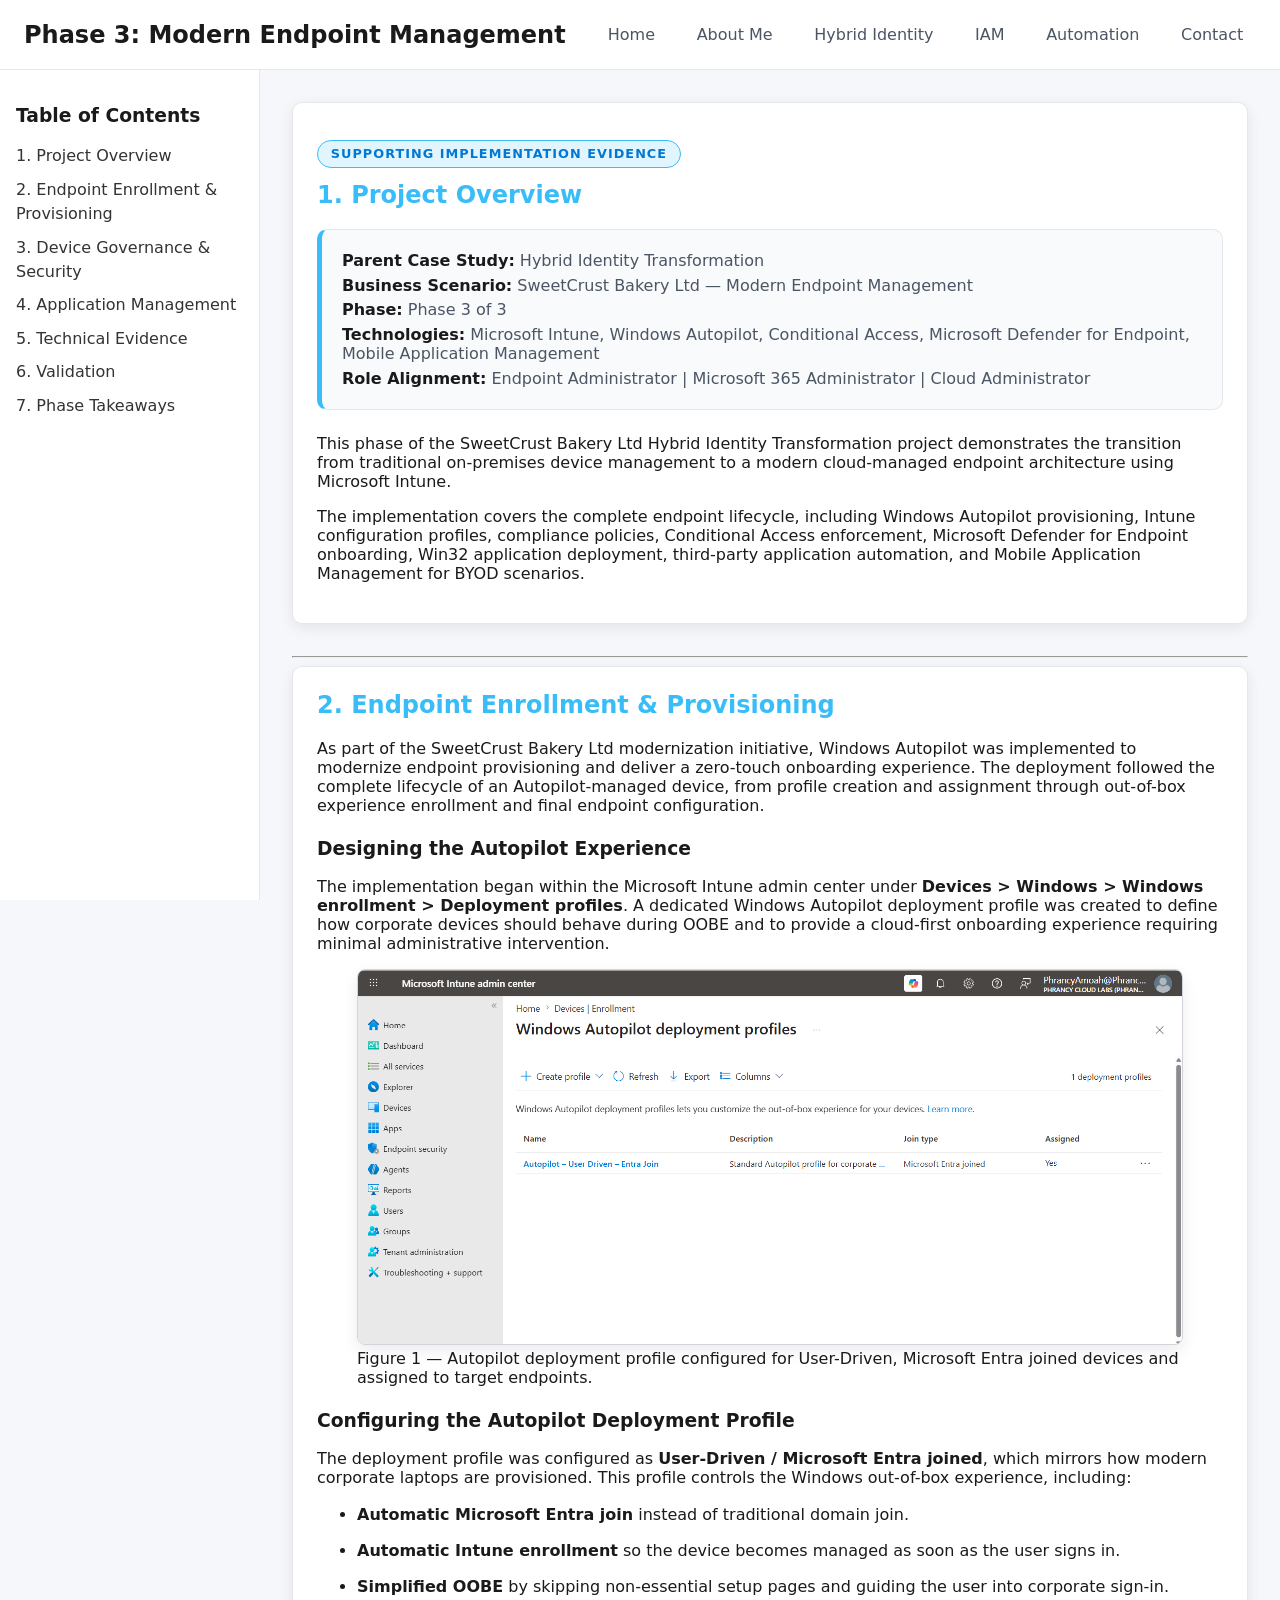
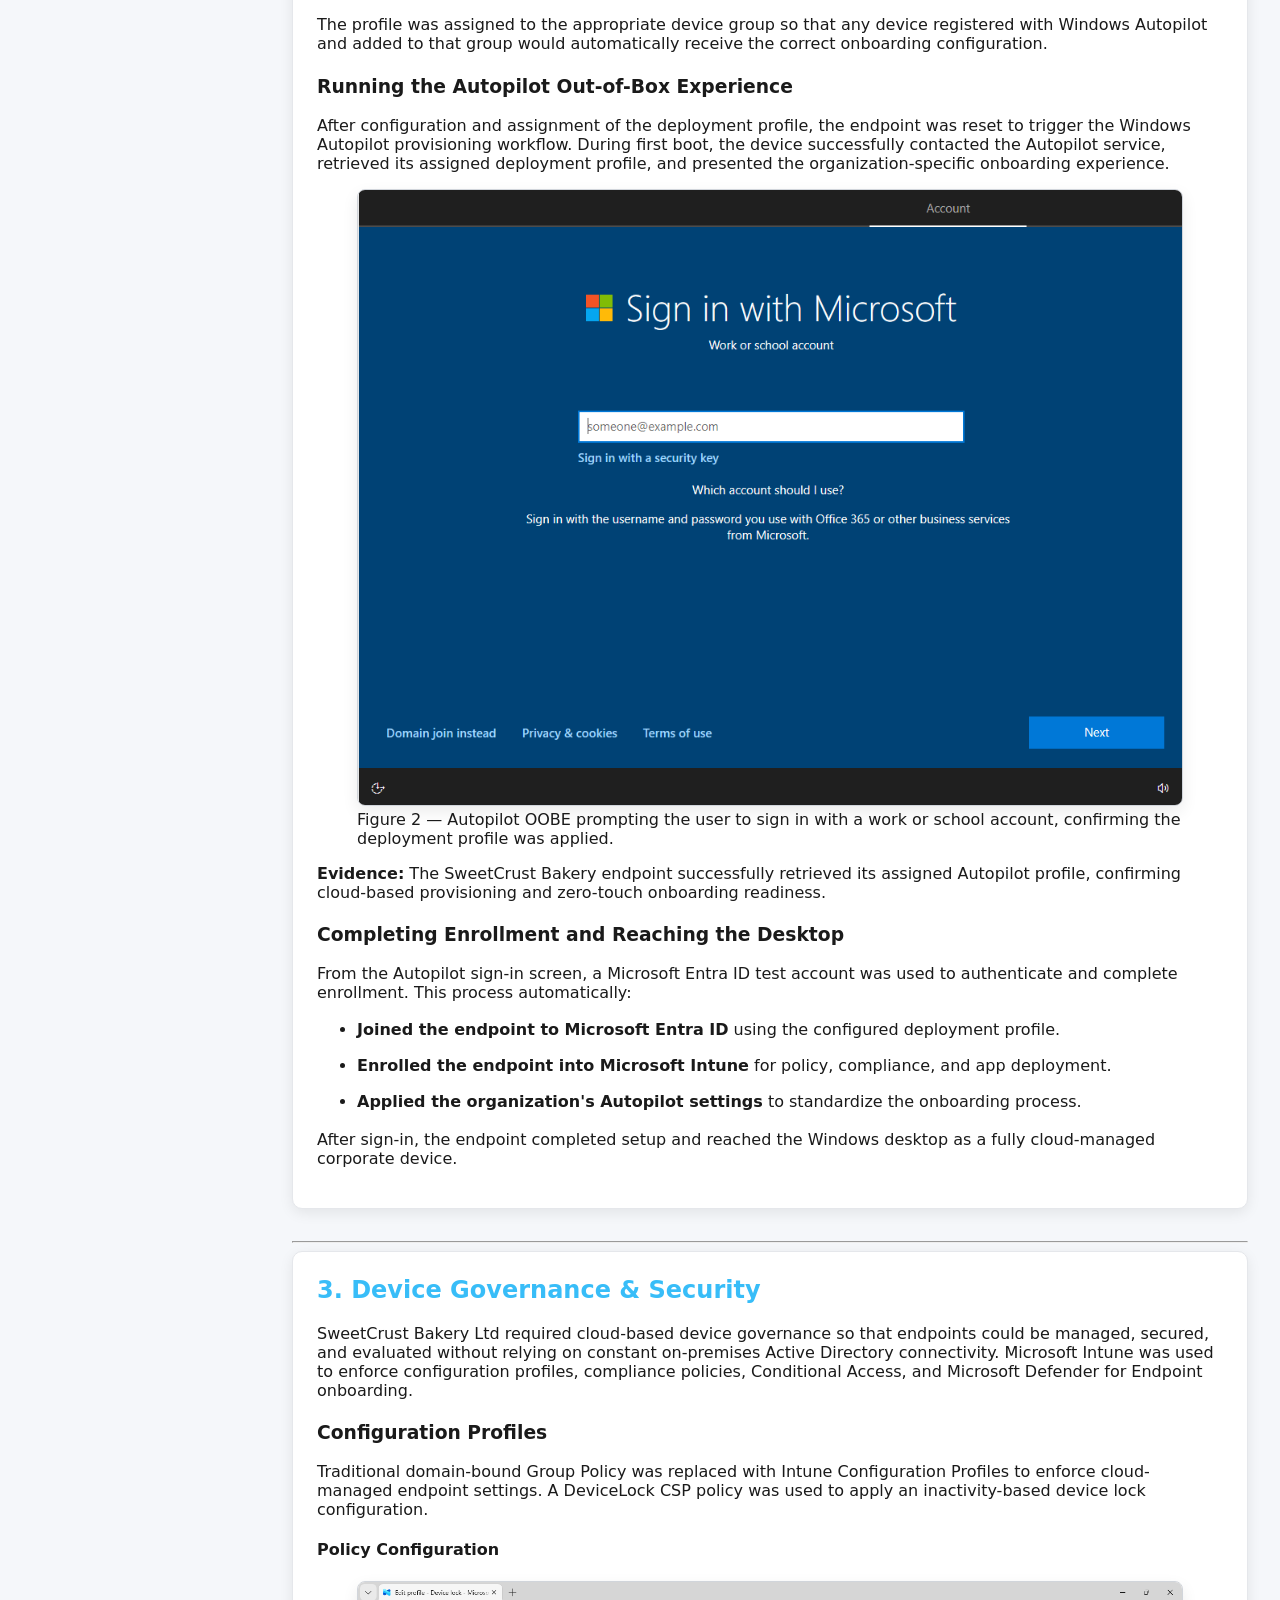
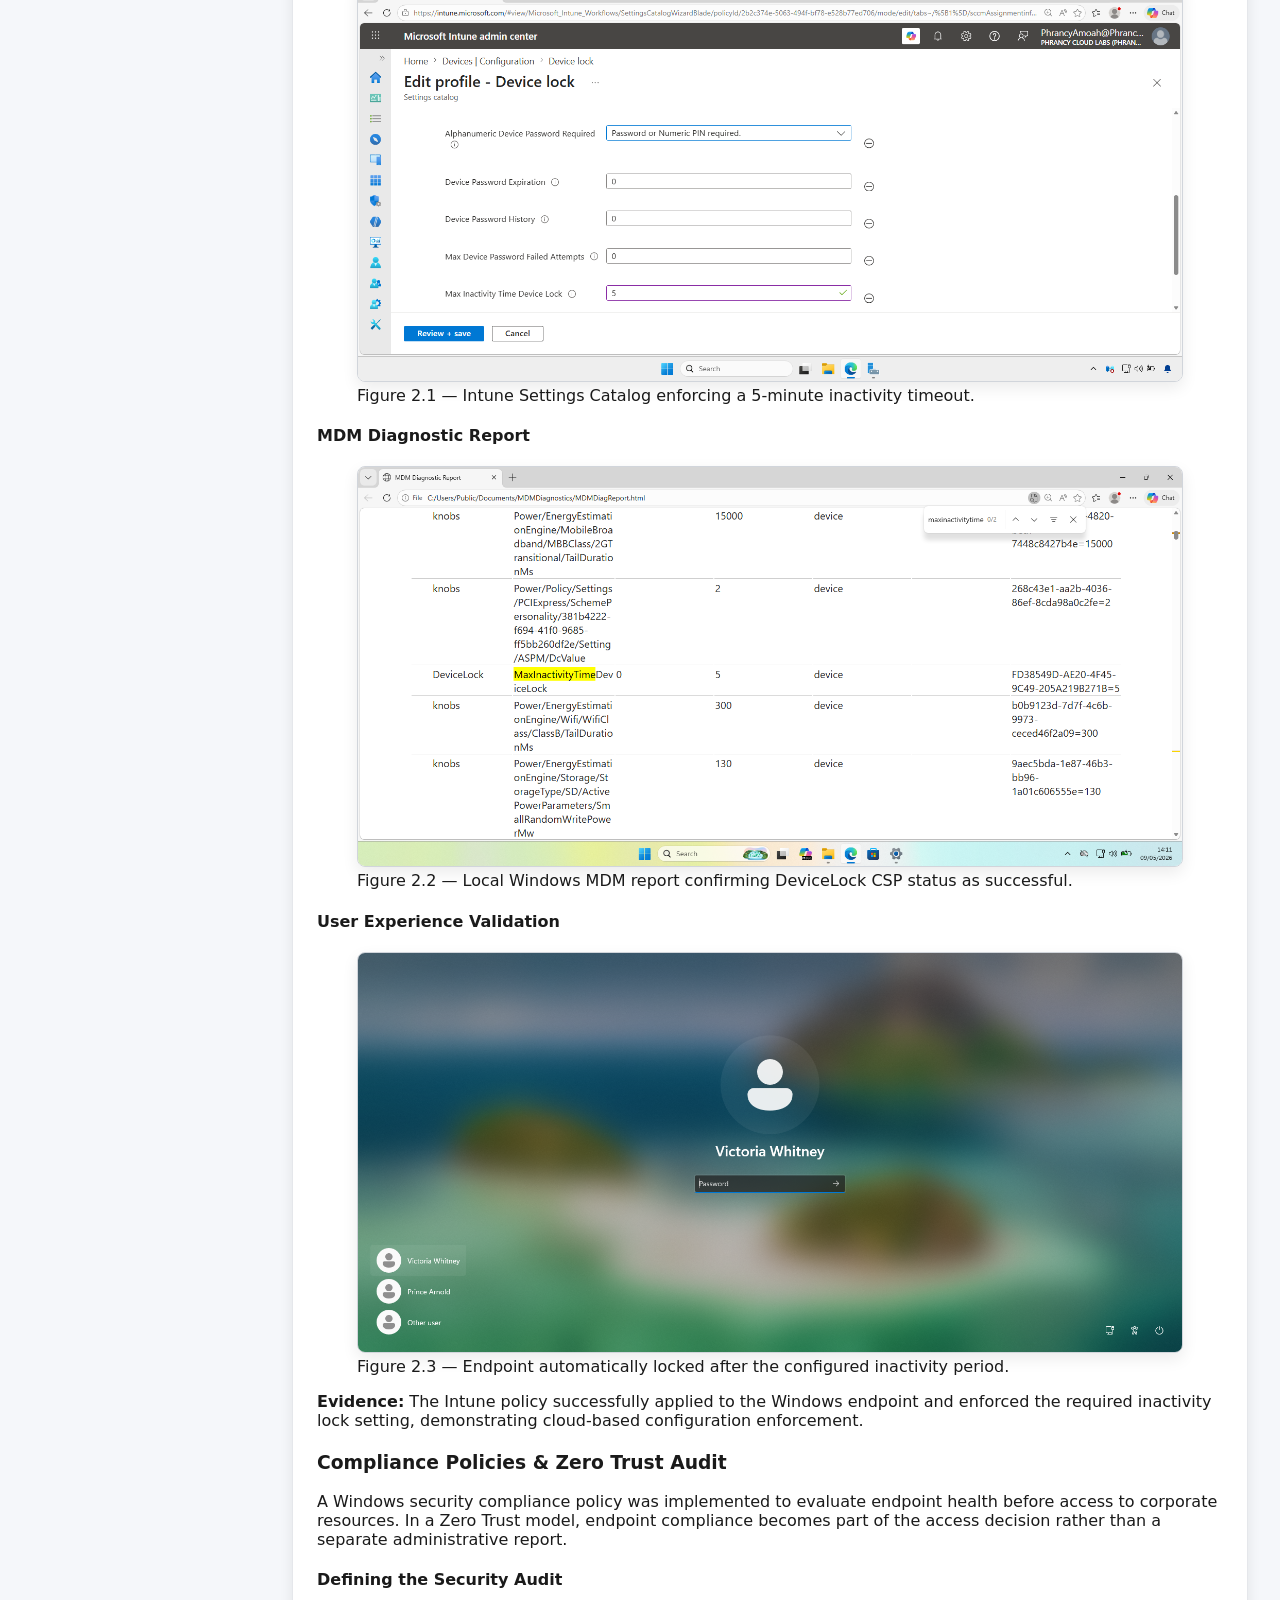
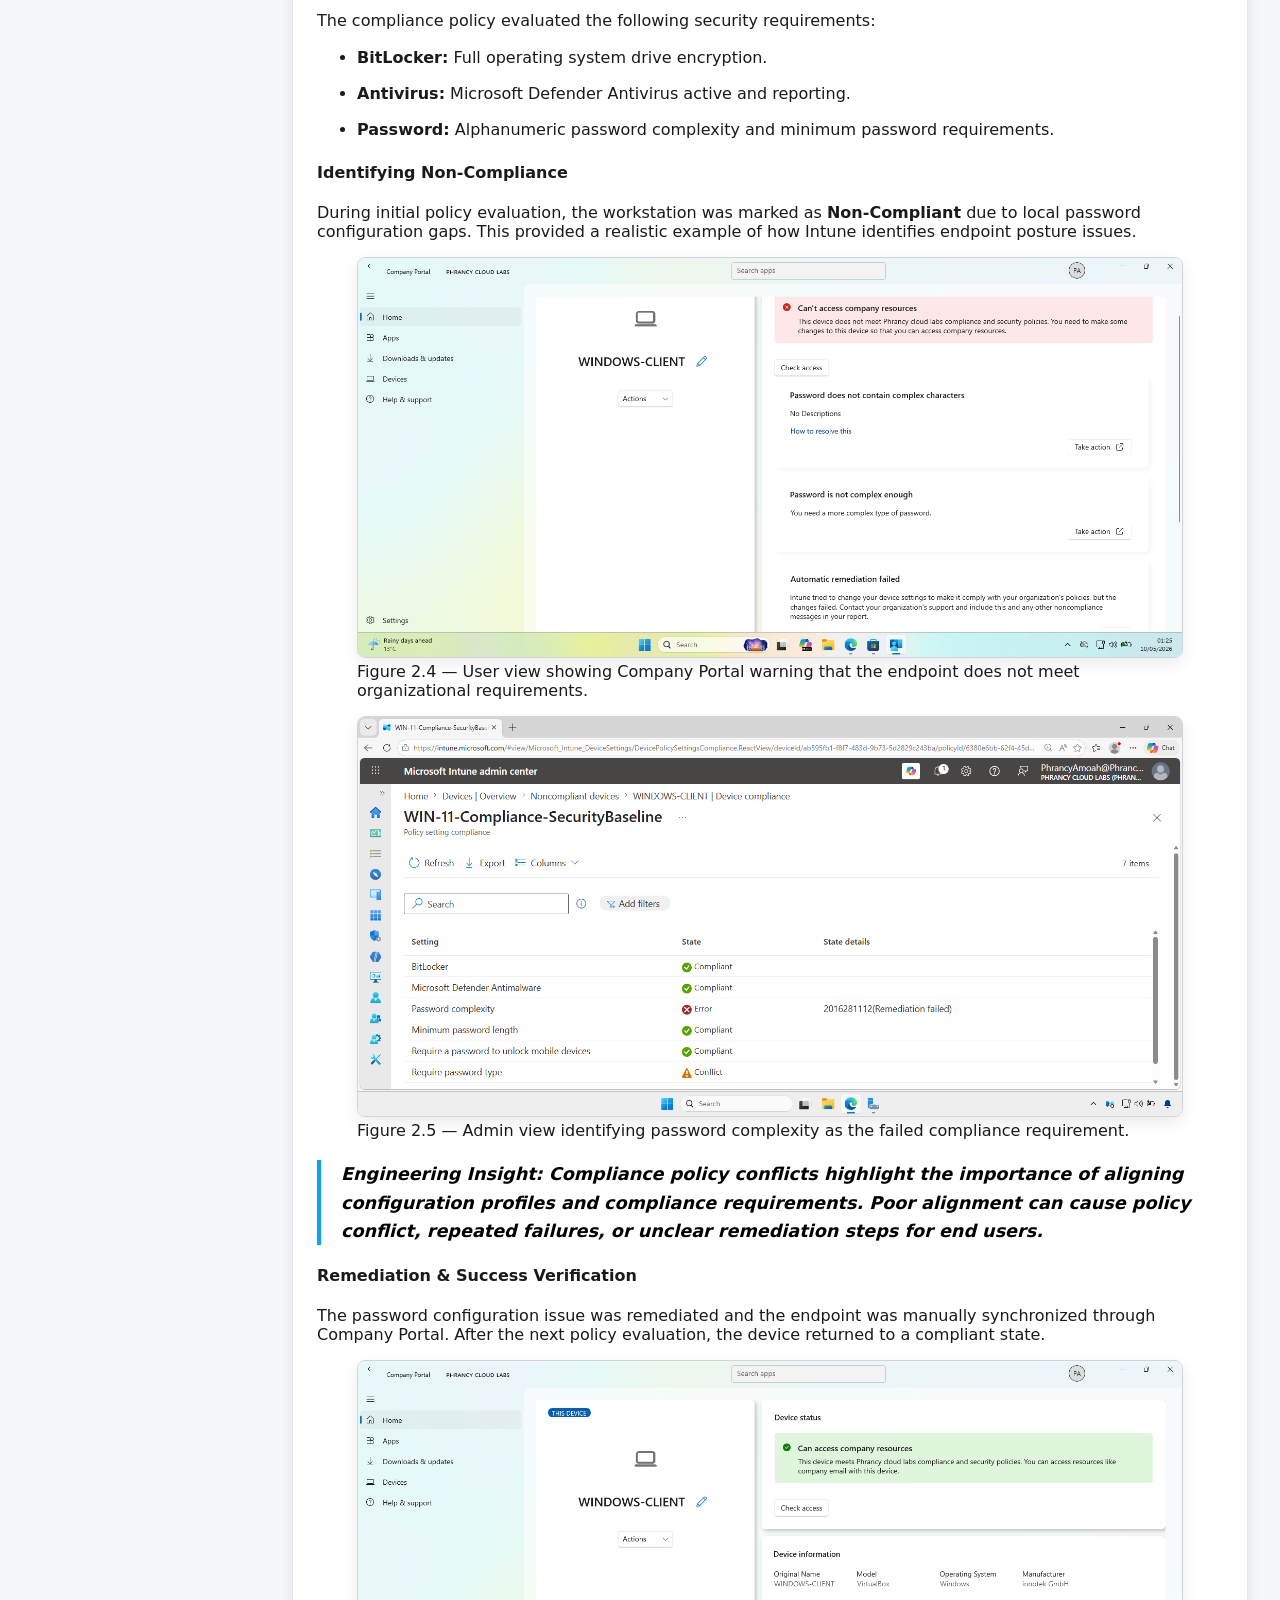
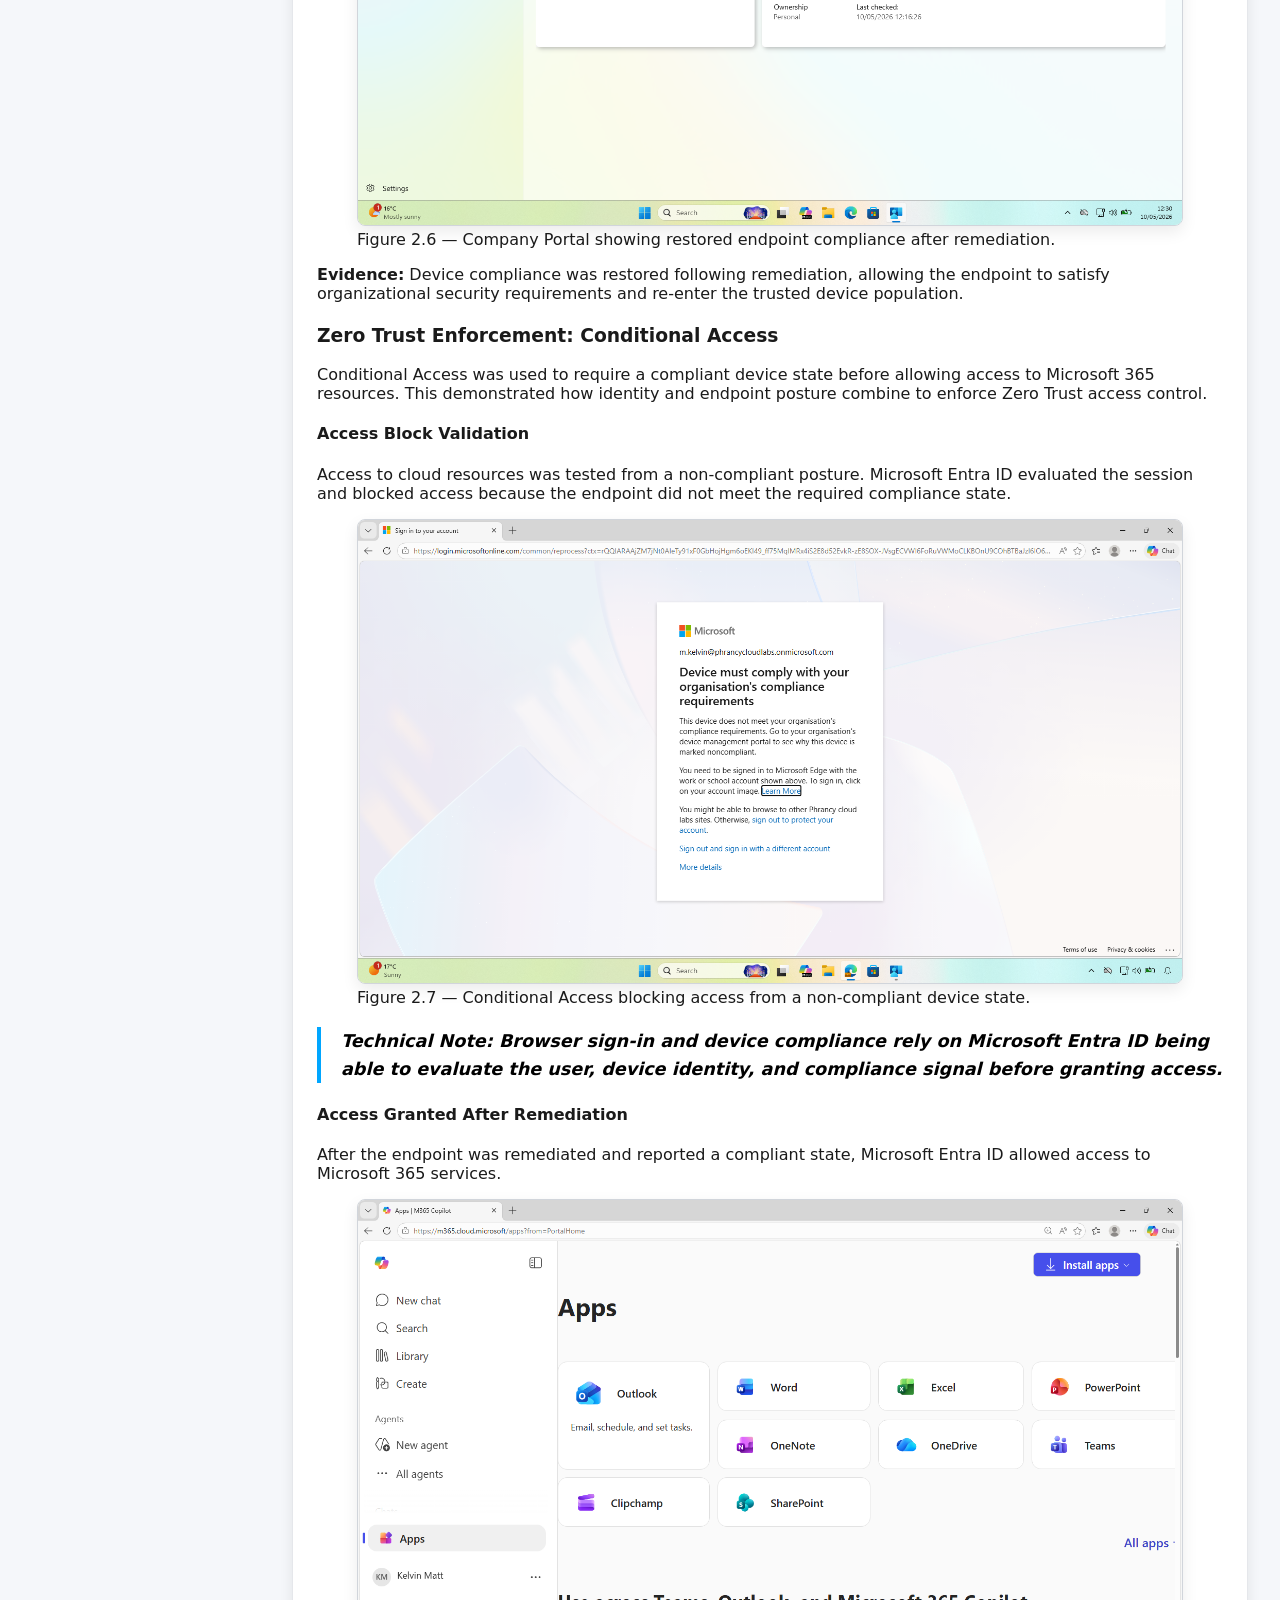
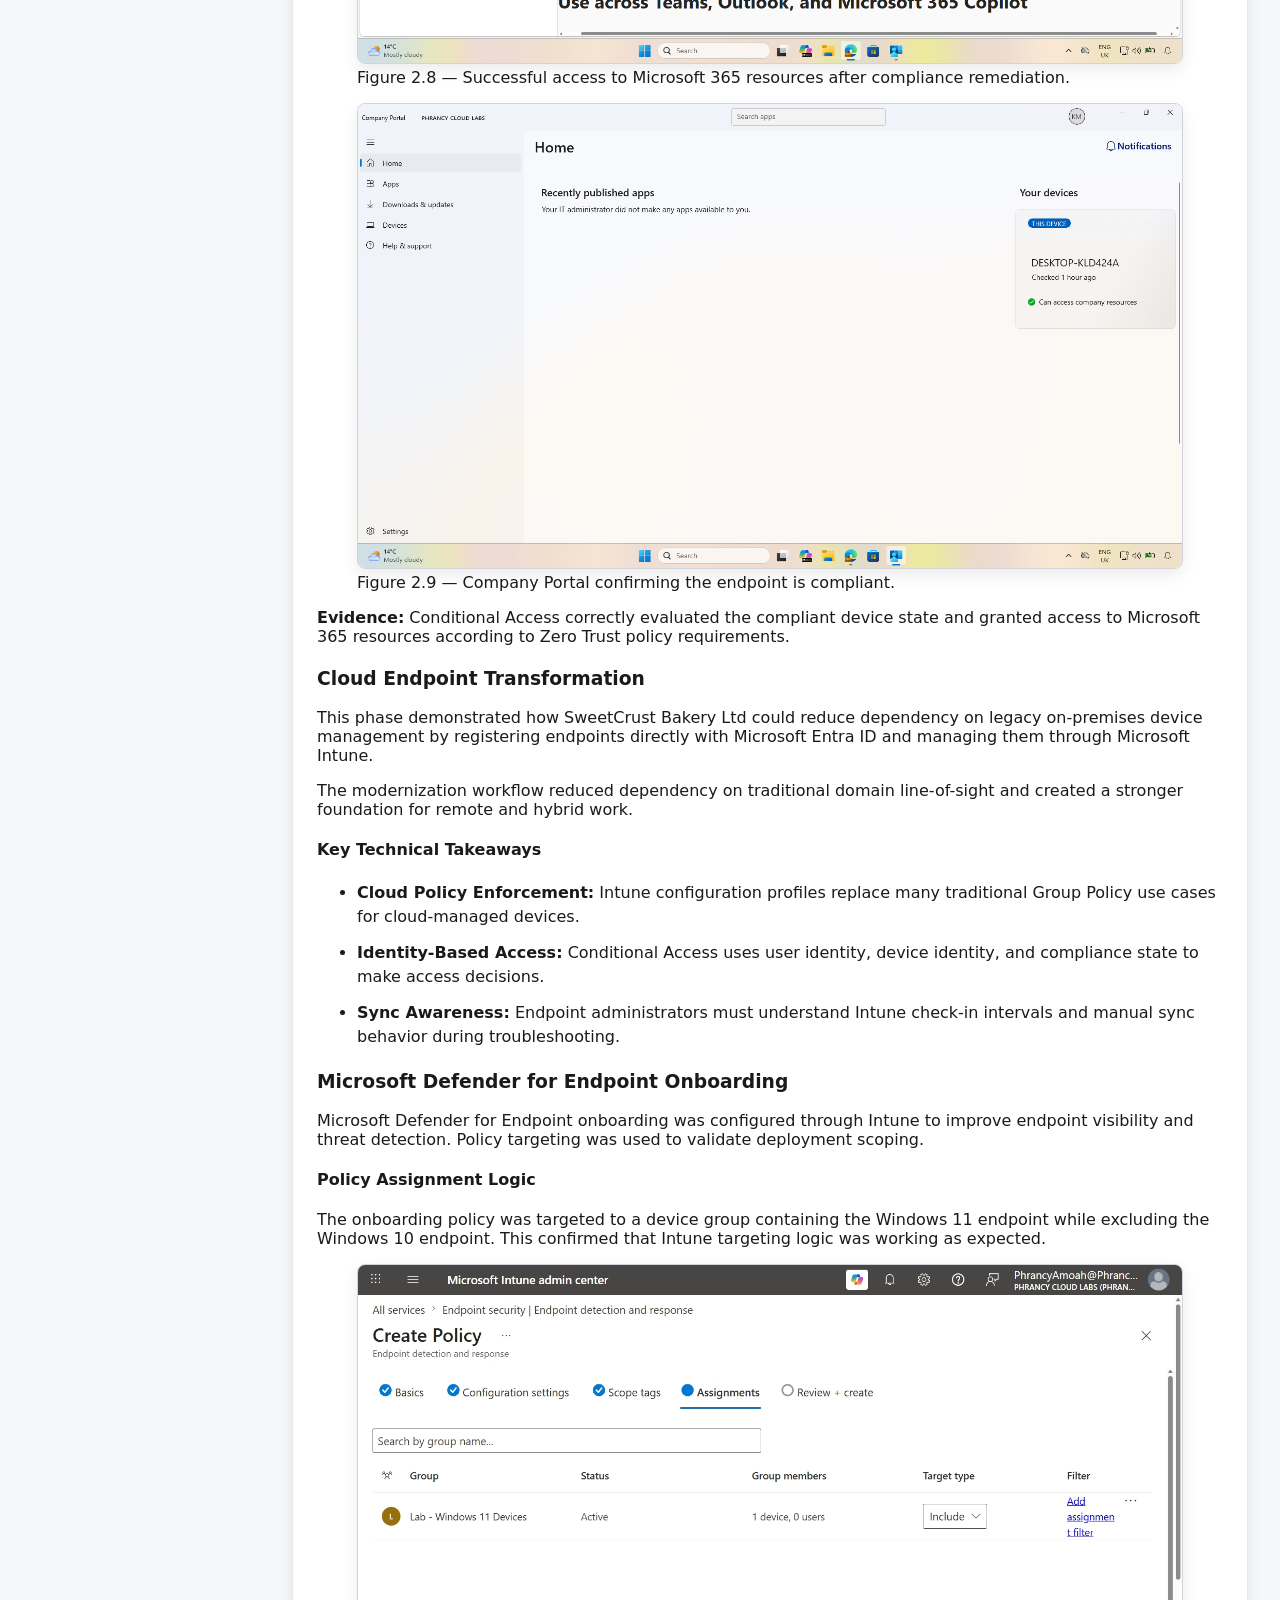
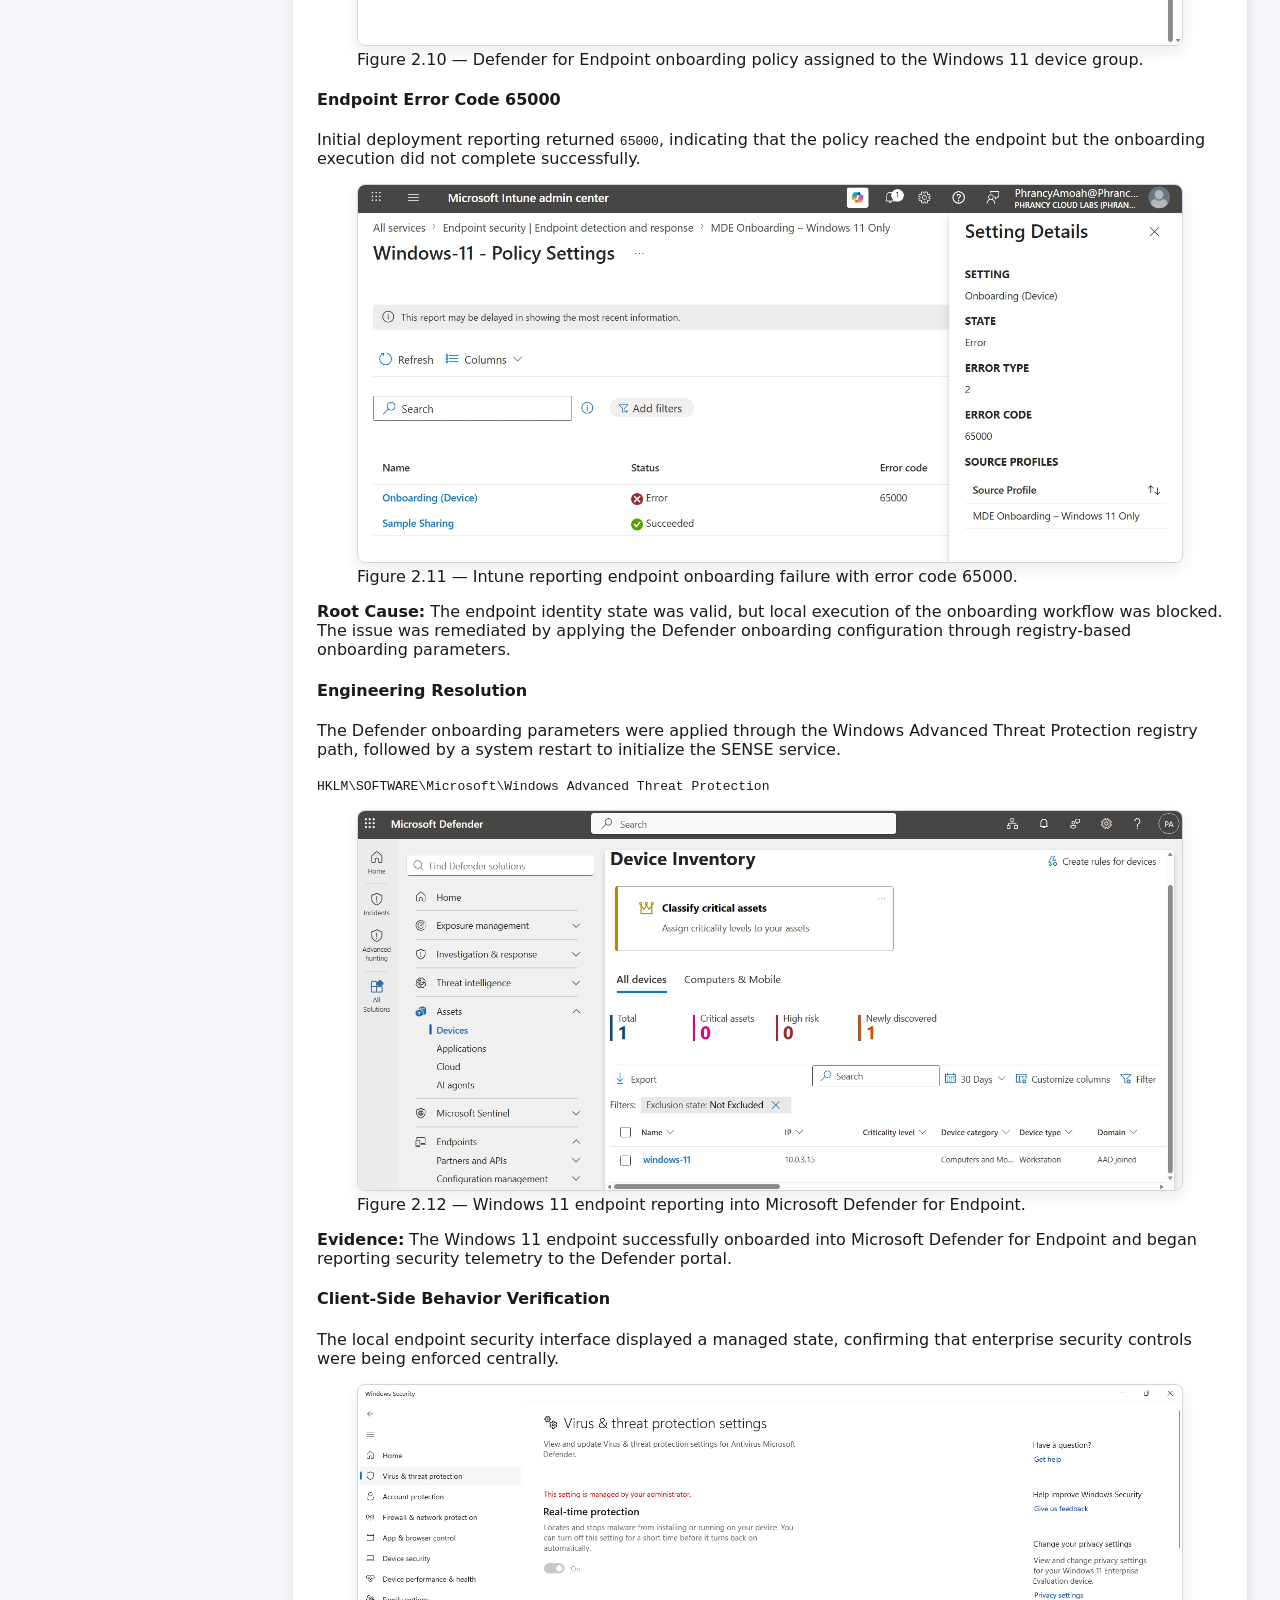
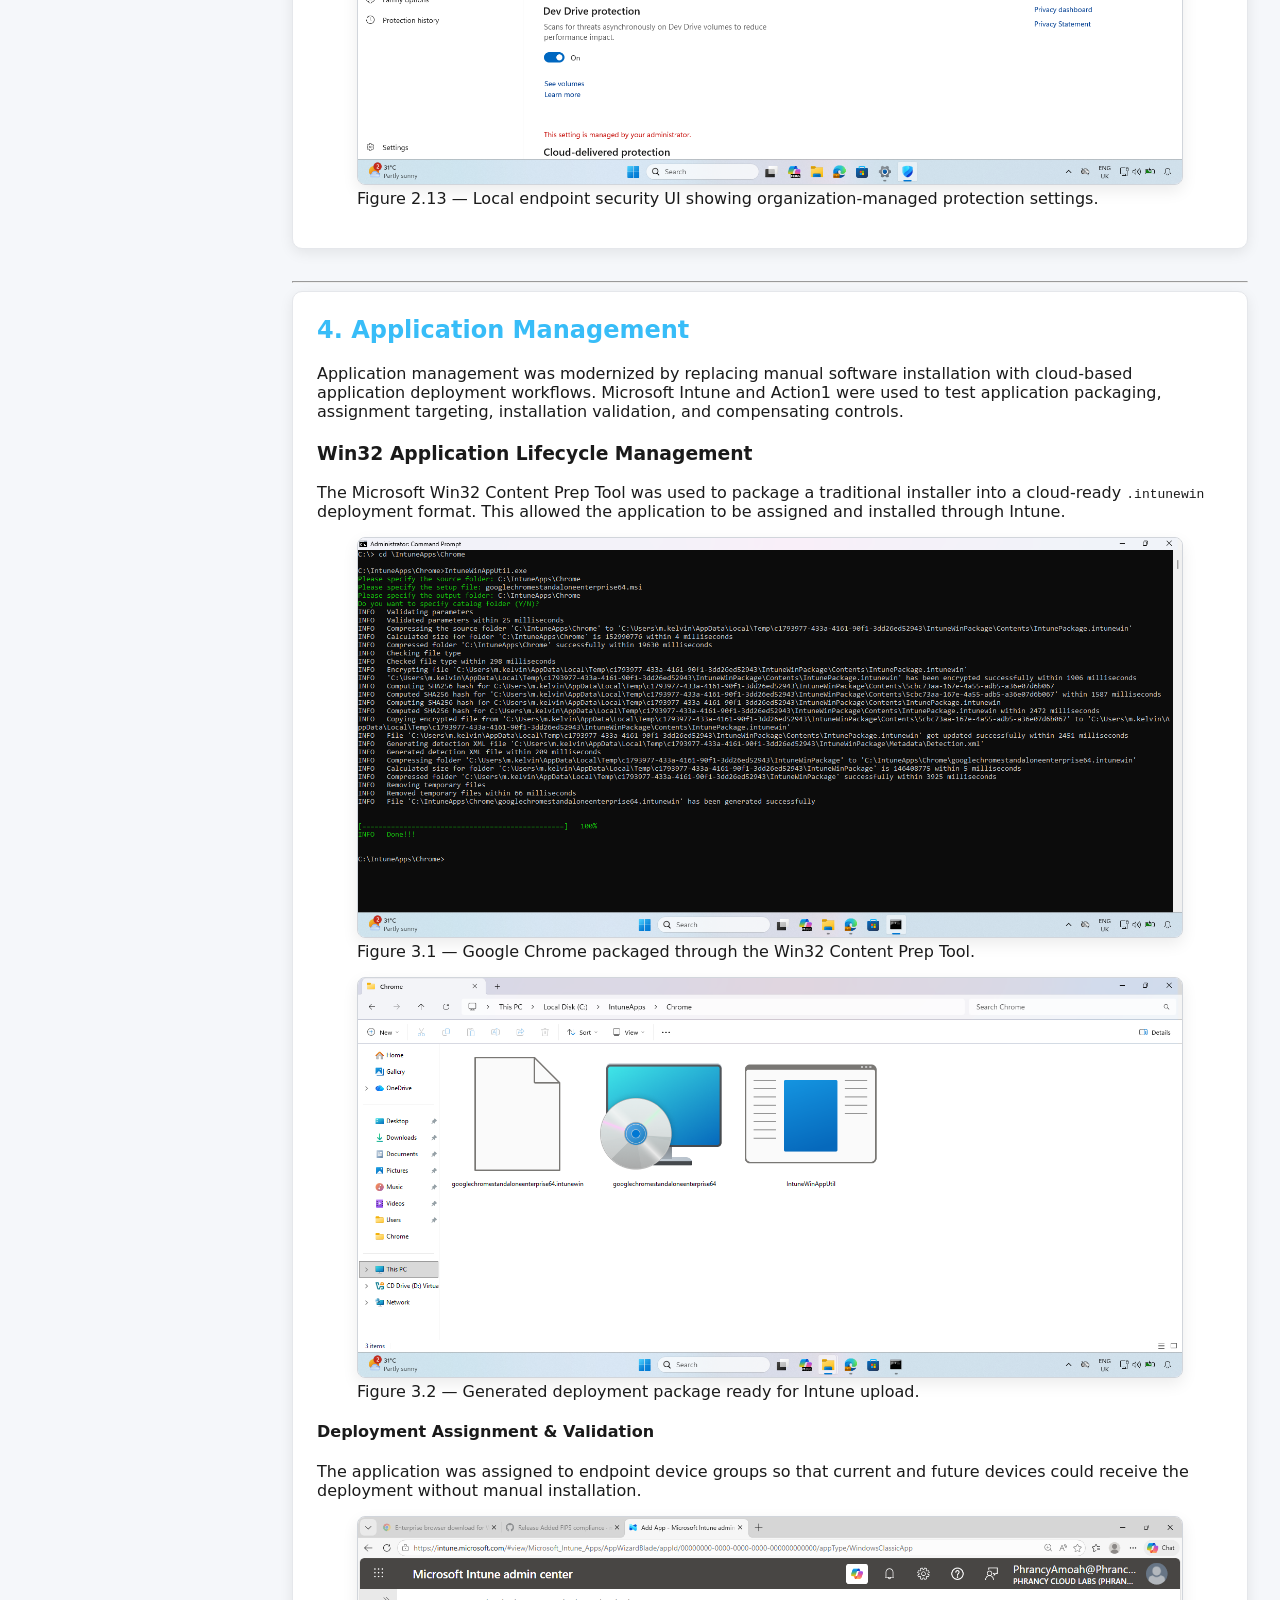
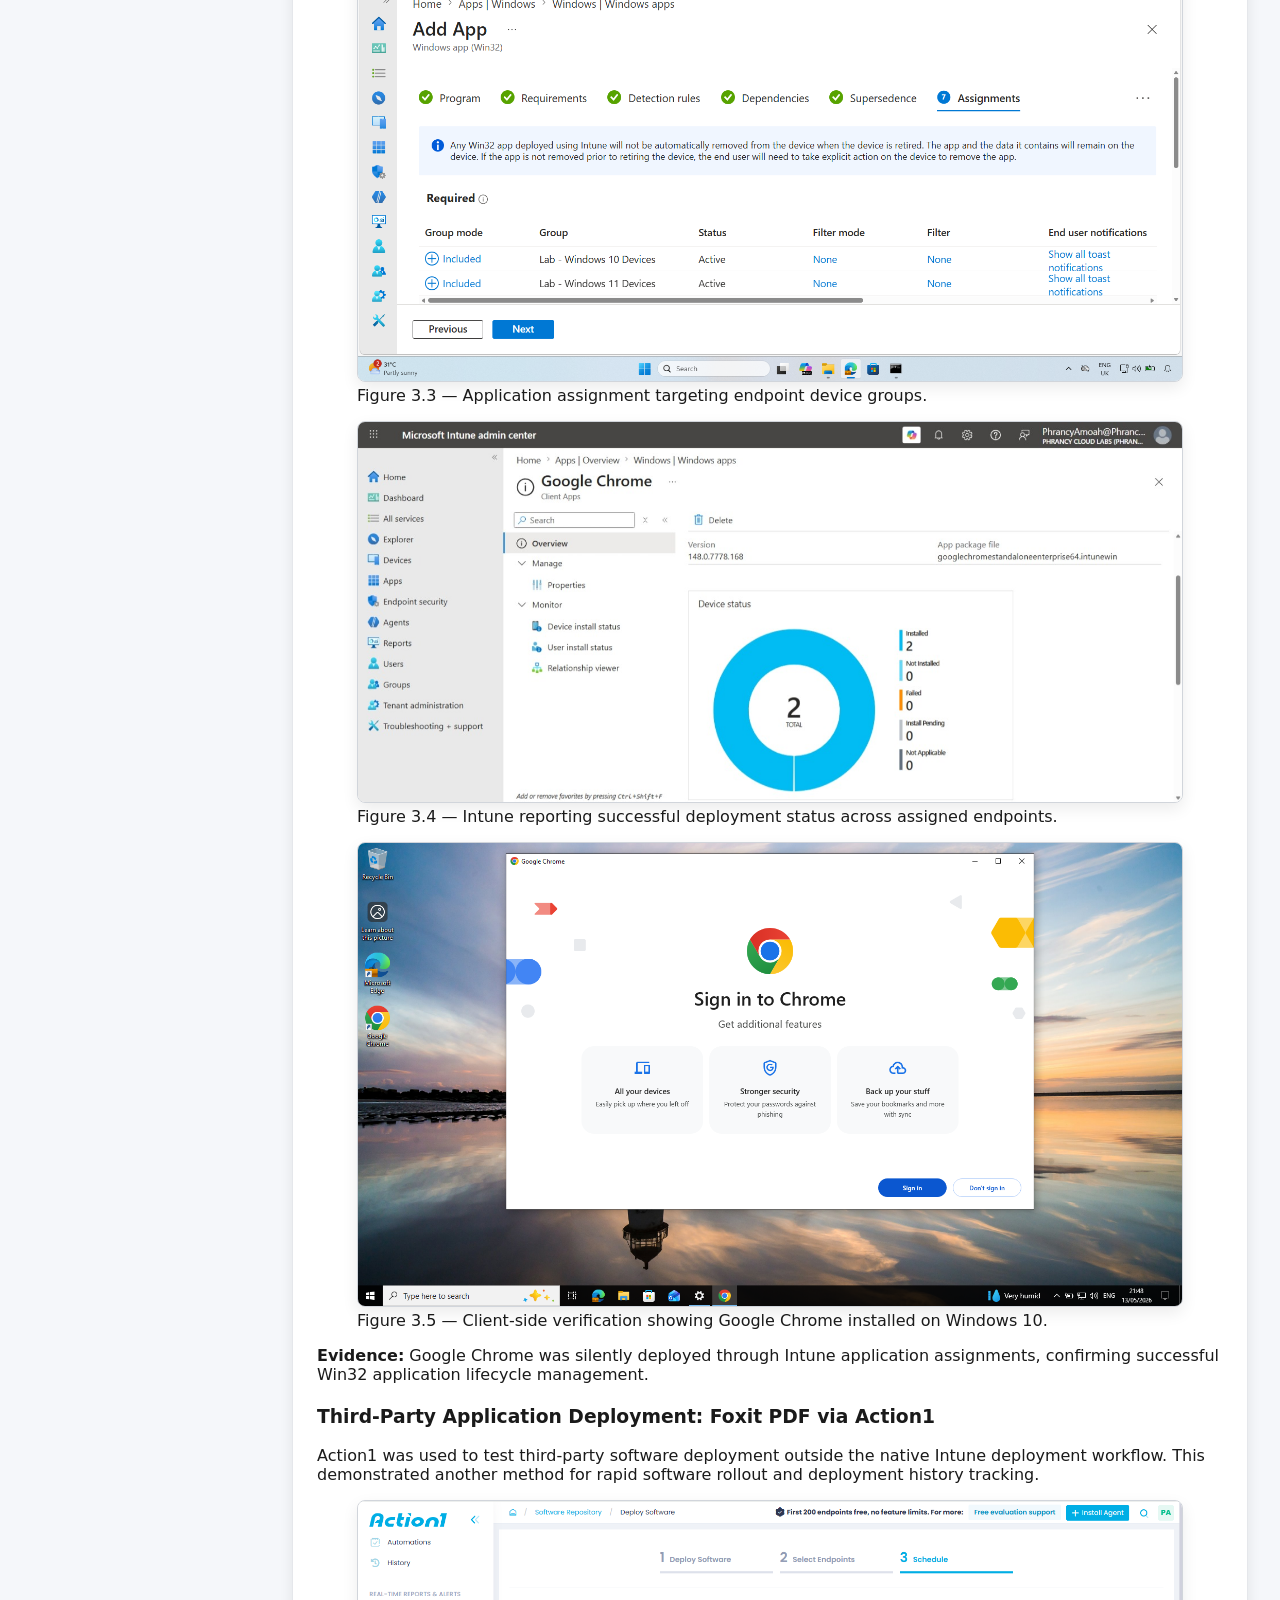
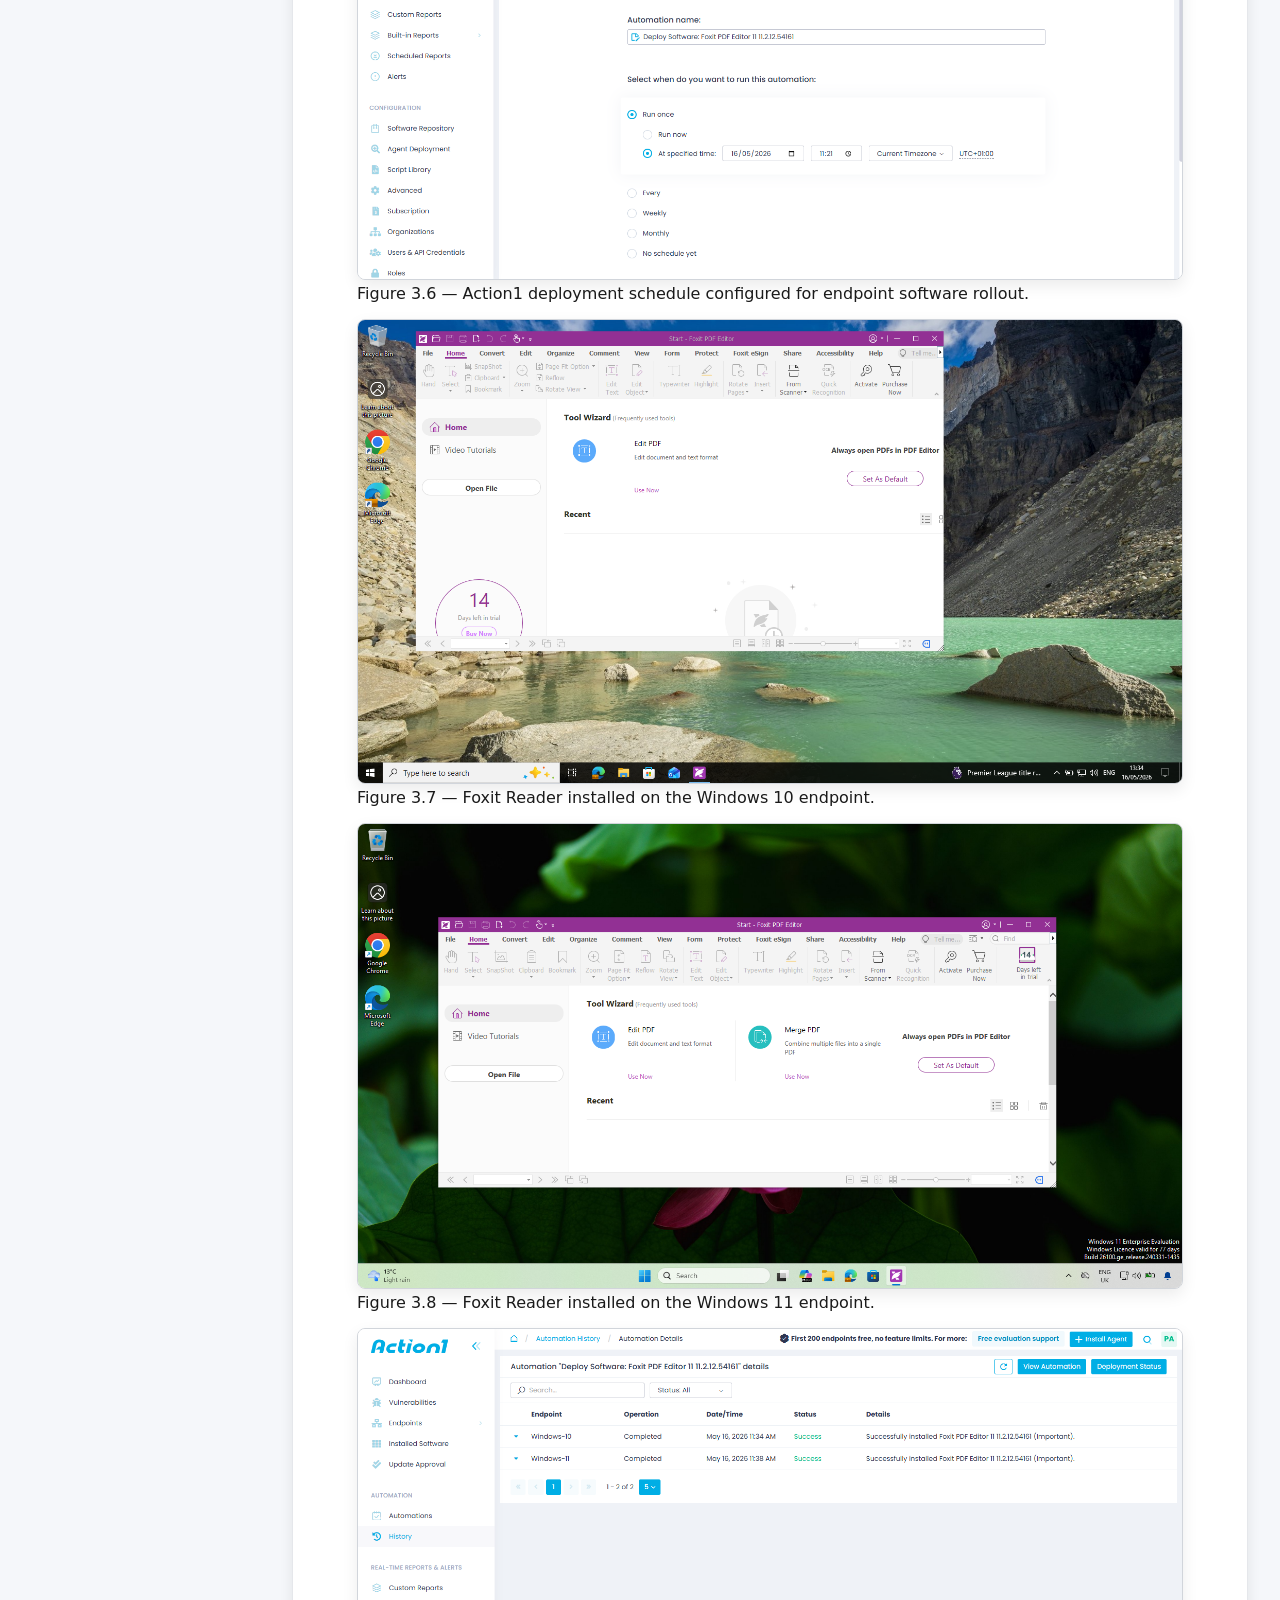
<file: cloud/intune.html>
<!DOCTYPE html>
<html lang="en">
<head>
    <meta charset="UTF-8">
    <meta name="viewport" content="width=device-width, initial-scale=1.0">
    <title>Phase 3: Modern Endpoint Management | Francis Otoo</title>
    <link rel="stylesheet" href="../style.css">
</head>

<body>

<header>
    <h1>Phase 3: Modern Endpoint Management</h1>
    <button class="mobile-menu-button" onclick="toggleMobileMenu()">
    ☰ Menu
</button>
    <nav id="mainNav">
        <a href="../index.html">Home</a>
        <a href="../about.html">About Me</a>
        <a href="../hybrid-identity-transformation.html">Hybrid Identity</a>
        <a href="../iam-transformation.html">IAM</a>
        <a href="powershell.html">Automation</a>
        <a href="../contact.html">Contact</a>
    </nav>
</header>

<main class="container">

    <aside class="toc" id="toc">
        <h3>Table of Contents</h3>
        <ul>
            <li><a href="#phase-overview">1. Project Overview</a></li>
            <li><a href="#endpoint-enrollment">2. Endpoint Enrollment & Provisioning</a></li>
            <li><a href="#device-governance">3. Device Governance & Security</a></li>
            <li><a href="#application-management">4. Application Management</a></li>
            <li><a href="#technical-evidence">5. Technical Evidence</a></li>
            <li><a href="#validation">6. Validation</a></li>
            <li><a href="#phase-takeaways">7. Phase Takeaways</a></li>
        </ul>
    </aside>

    <div class="content-body">

        <section id="phase-overview">
            <p class="case-study-label">SUPPORTING IMPLEMENTATION EVIDENCE</p>

            <h2>1. Project Overview</h2>

            <div class="project-meta">
                <p><strong>Parent Case Study:</strong> Hybrid Identity Transformation</p>
                <p><strong>Business Scenario:</strong> SweetCrust Bakery Ltd — Modern Endpoint Management</p>
                <p><strong>Phase:</strong> Phase 3 of 3</p>
                <p><strong>Technologies:</strong> Microsoft Intune, Windows Autopilot, Conditional Access, Microsoft Defender for Endpoint, Mobile Application Management</p>
                <p><strong>Role Alignment:</strong> Endpoint Administrator | Microsoft 365 Administrator | Cloud Administrator</p>
            </div>

            <p>
                This phase of the SweetCrust Bakery Ltd Hybrid Identity Transformation project demonstrates the
                transition from traditional on-premises device management to a modern cloud-managed endpoint
                architecture using Microsoft Intune.
            </p>

            <p>
                The implementation covers the complete endpoint lifecycle, including Windows Autopilot provisioning,
                Intune configuration profiles, compliance policies, Conditional Access enforcement, Microsoft Defender
                for Endpoint onboarding, Win32 application deployment, third-party application automation, and Mobile
                Application Management for BYOD scenarios.
            </p>
        </section>

        <hr>

        <section id="endpoint-enrollment">
            <h2>2. Endpoint Enrollment & Provisioning</h2>

            <p>
                As part of the SweetCrust Bakery Ltd modernization initiative, Windows Autopilot was implemented
                to modernize endpoint provisioning and deliver a zero-touch onboarding experience. The deployment
                followed the complete lifecycle of an Autopilot-managed device, from profile creation and assignment
                through out-of-box experience enrollment and final endpoint configuration.
            </p>

            <h3>Designing the Autopilot Experience</h3>
            <p>
                The implementation began within the Microsoft Intune admin center under
                <strong>Devices &gt; Windows &gt; Windows enrollment &gt; Deployment profiles</strong>.
                A dedicated Windows Autopilot deployment profile was created to define how corporate devices should
                behave during OOBE and to provide a cloud-first onboarding experience requiring minimal administrative
                intervention.
            </p>

            <figure>
                <img src="../assets/images/autopilot-deployment-profile.png"
                     alt="Windows Autopilot deployment profile showing a user-driven Entra ID join profile assigned to devices.">
                <figcaption>
                    Figure 1 — Autopilot deployment profile configured for User-Driven, Microsoft Entra joined devices and assigned to target endpoints.
                </figcaption>
            </figure>

            <h3>Configuring the Autopilot Deployment Profile</h3>
            <p>
                The deployment profile was configured as <strong>User-Driven / Microsoft Entra joined</strong>,
                which mirrors how modern corporate laptops are provisioned. This profile controls the Windows
                out-of-box experience, including:
            </p>

            <ul>
                <li><strong>Automatic Microsoft Entra join</strong> instead of traditional domain join.</li>
                <li><strong>Automatic Intune enrollment</strong> so the device becomes managed as soon as the user signs in.</li>
                <li><strong>Simplified OOBE</strong> by skipping non-essential setup pages and guiding the user into corporate sign-in.</li>
            </ul>

            <p>
                The profile was assigned to the appropriate device group so that any device registered with
                Windows Autopilot and added to that group would automatically receive the correct onboarding
                configuration.
            </p>

            <h3>Running the Autopilot Out-of-Box Experience</h3>
            <p>
                After configuration and assignment of the deployment profile, the endpoint was reset to trigger
                the Windows Autopilot provisioning workflow. During first boot, the device successfully contacted
                the Autopilot service, retrieved its assigned deployment profile, and presented the organization-specific
                onboarding experience.
            </p>

            <figure>
                <img src="../assets/images/autopilot-oobe-sign-in.png"
                     alt="Autopilot out-of-box experience showing the Microsoft work or school account sign-in screen.">
                <figcaption>
                    Figure 2 — Autopilot OOBE prompting the user to sign in with a work or school account, confirming the deployment profile was applied.
                </figcaption>
            </figure>

            <p>
                <strong>Evidence:</strong>
                The SweetCrust Bakery endpoint successfully retrieved its assigned Autopilot profile, confirming
                cloud-based provisioning and zero-touch onboarding readiness.
            </p>

            <h3>Completing Enrollment and Reaching the Desktop</h3>
            <p>
                From the Autopilot sign-in screen, a Microsoft Entra ID test account was used to authenticate
                and complete enrollment. This process automatically:
            </p>

            <ul>
                <li><strong>Joined the endpoint to Microsoft Entra ID</strong> using the configured deployment profile.</li>
                <li><strong>Enrolled the endpoint into Microsoft Intune</strong> for policy, compliance, and app deployment.</li>
                <li><strong>Applied the organization's Autopilot settings</strong> to standardize the onboarding process.</li>
            </ul>

            <p>
                After sign-in, the endpoint completed setup and reached the Windows desktop as a fully cloud-managed
                corporate device.
            </p>
        </section>

        <hr>

        <section id="device-governance">
            <h2>3. Device Governance & Security</h2>

            <p>
                SweetCrust Bakery Ltd required cloud-based device governance so that endpoints could be managed,
                secured, and evaluated without relying on constant on-premises Active Directory connectivity.
                Microsoft Intune was used to enforce configuration profiles, compliance policies, Conditional Access,
                and Microsoft Defender for Endpoint onboarding.
            </p>

            <div id="h3-configuration-profiles" class="sub-section">
                <h3>Configuration Profiles</h3>
                <p>
                    Traditional domain-bound Group Policy was replaced with Intune Configuration Profiles to enforce
                    cloud-managed endpoint settings. A DeviceLock CSP policy was used to apply an inactivity-based
                    device lock configuration.
                </p>

                <h4>Policy Configuration</h4>
                <figure class="lab-figure">
                    <img src="../assets/images/intune-h3-device-password-profile.png" alt="Intune Configuration Profile">
                    <figcaption>
                        Figure 2.1 — Intune Settings Catalog enforcing a 5-minute inactivity timeout.
                    </figcaption>
                </figure>

                <h4>MDM Diagnostic Report</h4>
                <figure class="lab-figure">
                    <img src="../assets/images/intune-h3-mdm-report-devicelock.png" alt="MDM Diagnostic Report">
                    <figcaption>
                        Figure 2.2 — Local Windows MDM report confirming DeviceLock CSP status as successful.
                    </figcaption>
                </figure>

                <h4>User Experience Validation</h4>
                <figure class="lab-figure">
                    <img src="../assets/images/intune-h3-device-locked-after-5min.png" alt="Windows 11 lock screen">
                    <figcaption>
                        Figure 2.3 — Endpoint automatically locked after the configured inactivity period.
                    </figcaption>
                </figure>

                <p>
                    <strong>Evidence:</strong>
                    The Intune policy successfully applied to the Windows endpoint and enforced the required
                    inactivity lock setting, demonstrating cloud-based configuration enforcement.
                </p>
            </div>

            <div id="h3-compliance-policies" class="sub-section">
                <h3>Compliance Policies & Zero Trust Audit</h3>
                <p>
                    A Windows security compliance policy was implemented to evaluate endpoint health before access
                    to corporate resources. In a Zero Trust model, endpoint compliance becomes part of the access
                    decision rather than a separate administrative report.
                </p>

                <h4>Defining the Security Audit</h4>
                <p>The compliance policy evaluated the following security requirements:</p>

                <ul>
                    <li><strong>BitLocker:</strong> Full operating system drive encryption.</li>
                    <li><strong>Antivirus:</strong> Microsoft Defender Antivirus active and reporting.</li>
                    <li><strong>Password:</strong> Alphanumeric password complexity and minimum password requirements.</li>
                </ul>

                <h4>Identifying Non-Compliance</h4>
                <p>
                    During initial policy evaluation, the workstation was marked as <strong>Non-Compliant</strong>
                    due to local password configuration gaps. This provided a realistic example of how Intune identifies
                    endpoint posture issues.
                </p>

                <div class="image-grid">
                    <figure class="lab-figure">
                        <img src="../assets/images/company-portal-error.png" alt="Company Portal Access Blocked">
                        <figcaption>
                            Figure 2.4 — User view showing Company Portal warning that the endpoint does not meet organizational requirements.
                        </figcaption>
                    </figure>

                    <figure class="lab-figure">
                        <img src="../assets/images/aa.png" alt="Intune Compliance Report">
                        <figcaption>
                            Figure 2.5 — Admin view identifying password complexity as the failed compliance requirement.
                        </figcaption>
                    </figure>
                </div>

                <blockquote>
                    <strong>Engineering Insight:</strong>
                    Compliance policy conflicts highlight the importance of aligning configuration profiles and
                    compliance requirements. Poor alignment can cause policy conflict, repeated failures, or unclear
                    remediation steps for end users.
                </blockquote>

                <h4>Remediation & Success Verification</h4>
                <p>
                    The password configuration issue was remediated and the endpoint was manually synchronized through
                    Company Portal. After the next policy evaluation, the device returned to a compliant state.
                </p>

                <figure class="lab-figure">
                    <img src="../assets/images/company-portal-success.png" alt="Company Portal Green Checkmark">
                    <figcaption>
                        Figure 2.6 — Company Portal showing restored endpoint compliance after remediation.
                    </figcaption>
                </figure>

                <p>
                    <strong>Evidence:</strong>
                    Device compliance was restored following remediation, allowing the endpoint to satisfy organizational
                    security requirements and re-enter the trusted device population.
                </p>
            </div>

            <div id="h3-conditional-access" class="sub-section">
                <h3>Zero Trust Enforcement: Conditional Access</h3>
                <p>
                    Conditional Access was used to require a compliant device state before allowing access to Microsoft
                    365 resources. This demonstrated how identity and endpoint posture combine to enforce Zero Trust
                    access control.
                </p>

                <h4>Access Block Validation</h4>
                <p>
                    Access to cloud resources was tested from a non-compliant posture. Microsoft Entra ID evaluated
                    the session and blocked access because the endpoint did not meet the required compliance state.
                </p>

                <figure class="lab-figure">
                    <img src="../assets/images/Conditional Access Block Screen.png" alt="Conditional Access Block Screen">
                    <figcaption>
                        Figure 2.7 — Conditional Access blocking access from a non-compliant device state.
                    </figcaption>
                </figure>

                <blockquote>
                    <strong>Technical Note:</strong>
                    Browser sign-in and device compliance rely on Microsoft Entra ID being able to evaluate the user,
                    device identity, and compliance signal before granting access.
                </blockquote>

                <h4>Access Granted After Remediation</h4>
                <p>
                    After the endpoint was remediated and reported a compliant state, Microsoft Entra ID allowed access
                    to Microsoft 365 services.
                </p>

                <div class="image-grid">
                    <figure class="lab-figure">
                        <img src="../assets/images/step2-portal-office.png" alt="User successfully signed in to portal.office.com">
                        <figcaption>
                            Figure 2.8 — Successful access to Microsoft 365 resources after compliance remediation.
                        </figcaption>
                    </figure>

                    <figure class="lab-figure">
                        <img src="../assets/images/step2-company-portal.png" alt="Company Portal showing device compliant">
                        <figcaption>
                            Figure 2.9 — Company Portal confirming the endpoint is compliant.
                        </figcaption>
                    </figure>
                </div>

                <p>
                    <strong>Evidence:</strong>
                    Conditional Access correctly evaluated the compliant device state and granted access to Microsoft
                    365 resources according to Zero Trust policy requirements.
                </p>
            </div>

            <div id="migration-lessons" class="callout-card">
                <h3>Cloud Endpoint Transformation</h3>

                <p>
                    This phase demonstrated how SweetCrust Bakery Ltd could reduce dependency on legacy on-premises
                    device management by registering endpoints directly with Microsoft Entra ID and managing them
                    through Microsoft Intune.
                </p>

                <p>
                    The modernization workflow reduced dependency on traditional domain line-of-sight and created
                    a stronger foundation for remote and hybrid work.
                </p>

                <h4>Key Technical Takeaways</h4>
                <ul class="styled-list">
                    <li><strong>Cloud Policy Enforcement:</strong> Intune configuration profiles replace many traditional Group Policy use cases for cloud-managed devices.</li>
                    <li><strong>Identity-Based Access:</strong> Conditional Access uses user identity, device identity, and compliance state to make access decisions.</li>
                    <li><strong>Sync Awareness:</strong> Endpoint administrators must understand Intune check-in intervals and manual sync behavior during troubleshooting.</li>
                </ul>
            </div>

            <div id="h3-defender-integration" class="sub-section">
                <h3>Microsoft Defender for Endpoint Onboarding</h3>
                <p>
                    Microsoft Defender for Endpoint onboarding was configured through Intune to improve endpoint
                    visibility and threat detection. Policy targeting was used to validate deployment scoping.
                </p>

                <h4>Policy Assignment Logic</h4>
                <p>
                    The onboarding policy was targeted to a device group containing the Windows 11 endpoint while
                    excluding the Windows 10 endpoint. This confirmed that Intune targeting logic was working as expected.
                </p>

                <figure class="lab-figure">
                    <img src="../assets/images/mde-onboarding-assignments-win11.jpeg" alt="Intune EDR policy assignment">
                    <figcaption>
                        Figure 2.10 — Defender for Endpoint onboarding policy assigned to the Windows 11 device group.
                    </figcaption>
                </figure>

                <h4>Endpoint Error Code 65000</h4>
                <p>
                    Initial deployment reporting returned <code>65000</code>, indicating that the policy reached the
                    endpoint but the onboarding execution did not complete successfully.
                </p>

                <figure class="lab-figure">
                    <img src="../assets/images/mde-onboarding-intune-error-65000.jpeg" alt="Intune error 65000 reporting">
                    <figcaption>
                        Figure 2.11 — Intune reporting endpoint onboarding failure with error code 65000.
                    </figcaption>
                </figure>

                <p>
                    <strong>Root Cause:</strong>
                    The endpoint identity state was valid, but local execution of the onboarding workflow was blocked.
                    The issue was remediated by applying the Defender onboarding configuration through registry-based
                    onboarding parameters.
                </p>

                <h4>Engineering Resolution</h4>
                <p>
                    The Defender onboarding parameters were applied through the Windows Advanced Threat Protection
                    registry path, followed by a system restart to initialize the SENSE service.
                </p>

                <code>HKLM\SOFTWARE\Microsoft\Windows Advanced Threat Protection</code>

                <figure class="lab-figure">
                    <img src="../assets/images/mde-onboarding-defender-devices-win11.jpeg" alt="Windows 11 device onboarded in Defender portal">
                    <figcaption>
                        Figure 2.12 — Windows 11 endpoint reporting into Microsoft Defender for Endpoint.
                    </figcaption>
                </figure>

                <p>
                    <strong>Evidence:</strong>
                    The Windows 11 endpoint successfully onboarded into Microsoft Defender for Endpoint and began
                    reporting security telemetry to the Defender portal.
                </p>

                <h4>Client-Side Behavior Verification</h4>
                <p>
                    The local endpoint security interface displayed a managed state, confirming that enterprise security
                    controls were being enforced centrally.
                </p>

                <figure class="lab-figure">
                    <img src="../assets/images/real-time-protection-off.png" alt="Real time protection showing managed by your organization">
                    <figcaption>
                        Figure 2.13 — Local endpoint security UI showing organization-managed protection settings.
                    </figcaption>
                </figure>
            </div>
        </section>

        <hr>

        <section id="application-management">
            <h2>4. Application Management</h2>

            <p>
                Application management was modernized by replacing manual software installation with cloud-based
                application deployment workflows. Microsoft Intune and Action1 were used to test application packaging,
                assignment targeting, installation validation, and compensating controls.
            </p>

            <div id="win32-deployment" class="sub-section">
                <h3>Win32 Application Lifecycle Management</h3>

                <p>
                    The Microsoft Win32 Content Prep Tool was used to package a traditional installer into a cloud-ready
                    <code>.intunewin</code> deployment format. This allowed the application to be assigned and installed
                    through Intune.
                </p>

                <div class="image-grid">
                    <figure class="lab-figure">
                        <img src="../assets/images/chrome-packaged-cli_2.png" alt="CLI view of Chrome packaging process">
                        <figcaption>
                            Figure 3.1 — Google Chrome packaged through the Win32 Content Prep Tool.
                        </figcaption>
                    </figure>

                    <figure class="lab-figure">
                        <img src="../assets/images/chrome-packaged_2.png" alt="Directory view of packaged files">
                        <figcaption>
                            Figure 3.2 — Generated deployment package ready for Intune upload.
                        </figcaption>
                    </figure>
                </div>

                <h4>Deployment Assignment & Validation</h4>
                <p>
                    The application was assigned to endpoint device groups so that current and future devices could
                    receive the deployment without manual installation.
                </p>

                <figure class="lab-figure">
                    <img src="../assets/images/assignment page_2.png" alt="Intune Assignment Tab">
                    <figcaption>
                        Figure 3.3 — Application assignment targeting endpoint device groups.
                    </figcaption>
                </figure>

                <div class="image-grid">
                    <figure class="lab-figure">
                        <img src="../assets/images/imagesDevice install status.jpeg" alt="Intune Device Install Status Dashboard">
                        <figcaption>
                            Figure 3.4 — Intune reporting successful deployment status across assigned endpoints.
                        </figcaption>
                    </figure>

                    <figure class="lab-figure">
                        <img src="../assets/images/Chrome installed on win 10_2.png" alt="Chrome on Windows 10">
                        <figcaption>
                            Figure 3.5 — Client-side verification showing Google Chrome installed on Windows 10.
                        </figcaption>
                    </figure>
                </div>

                <p>
                    <strong>Evidence:</strong>
                    Google Chrome was silently deployed through Intune application assignments, confirming successful
                    Win32 application lifecycle management.
                </p>
            </div>

            <div id="foxit-pdf-deployment" class="sub-section">
                <h3>Third-Party Application Deployment: Foxit PDF via Action1</h3>

                <p>
                    Action1 was used to test third-party software deployment outside the native Intune deployment
                    workflow. This demonstrated another method for rapid software rollout and deployment history tracking.
                </p>

                <figure class="lab-figure">
                    <img src="../assets/images/foxit-schedule.png" alt="Action1 software deployment configuration">
                    <figcaption>
                        Figure 3.6 — Action1 deployment schedule configured for endpoint software rollout.
                    </figcaption>
                </figure>

                <div class="image-grid">
                    <figure class="lab-figure">
                        <img src="../assets/images/foxit-installed-win10.png" alt="Foxit installed win10">
                        <figcaption>
                            Figure 3.7 — Foxit Reader installed on the Windows 10 endpoint.
                        </figcaption>
                    </figure>

                    <figure class="lab-figure">
                        <img src="../assets/images/foxit-installed-win11.png" alt="Foxit installed win11">
                        <figcaption>
                            Figure 3.8 — Foxit Reader installed on the Windows 11 endpoint.
                        </figcaption>
                    </figure>
                </div>

                <figure class="lab-figure">
                    <img src="../assets/images/foxit-automation-history.png" alt="Action1 Automation History">
                    <figcaption>
                        Figure 3.9 — Action1 automation history showing deployment execution records.
                    </figcaption>
                </figure>
            </div>

            <div id="edge-compensating-controls" class="sub-section">
                <h3>Vulnerability Response: Compensating Control</h3>

                <p>
                    A Microsoft Edge vulnerability was identified during endpoint management testing. Because Edge
                    updates are normally handled through Microsoft update channels, a compensating control was documented
                    to reduce risk while awaiting the standard update cycle.
                </p>

                <figure class="lab-figure">
                    <img src="../assets/images/edge-vuln-before.png" alt="Vulnerability Detected">
                    <figcaption>
                        Figure 3.10 — Detected Microsoft Edge vulnerability requiring risk treatment.
                    </figcaption>
                </figure>

                <h4>Documenting the Compensating Control</h4>

                <blockquote>
                    <strong>Governance Statement:</strong>
                    Microsoft Edge updates are managed through official Microsoft update channels. As a compensating
                    control, endpoint risk is reduced through Microsoft Defender SmartScreen, Intune compliance checks,
                    Conditional Access enforcement, and endpoint monitoring.
                </blockquote>

                <div class="image-grid">
                    <figure class="lab-figure">
                        <img src="../assets/images/edge-vuln-compensating-control.png" alt="Documenting control text">
                        <figcaption>
                            Figure 3.11 — Compensating control documented for vulnerability tracking.
                        </figcaption>
                    </figure>

                    <figure class="lab-figure">
                        <img src="../assets/images/edge-vuln-after.png" alt="Compensating control active state">
                        <figcaption>
                            Figure 3.12 — Vulnerability dashboard showing managed risk documentation.
                        </figcaption>
                    </figure>
                </div>
            </div>

            <div id="mam-containment-matrix" class="sub-section">
                <h3>Mobile Application Management: BYOD Containment Matrix</h3>

                <p>
                    Intune App Protection Policies were deployed to protect SweetCrust Bakery corporate data on
                    unmanaged Android and iOS devices. This allowed corporate application data to be protected without
                    requiring full device enrollment.
                </p>

                <table class="info-table" style="margin-bottom: 2rem; width: 100%; border-collapse: collapse;">
                    <thead>
                        <tr style="border-bottom: 2px solid #30363d;">
                            <th style="padding: 10px; text-align: left;">Parameter</th>
                            <th style="padding: 10px; text-align: left;">Configuration Setting Mapping</th>
                        </tr>
                    </thead>
                    <tbody>
                        <tr style="border-bottom: 1px solid #30363d;">
                            <td style="padding: 10px;"><strong>Target Identity Workspace</strong></td>
                            <td style="padding: 10px;">Kelvin — Lab tester persona account</td>
                        </tr>
                        <tr style="border-bottom: 1px solid #30363d;">
                            <td style="padding: 10px;"><strong>Device Profile Context</strong></td>
                            <td style="padding: 10px;">BYOD infrastructure — unmanaged state</td>
                        </tr>
                        <tr style="border-bottom: 1px solid #30363d;">
                            <td style="padding: 10px;"><strong>Enforced Policy Block</strong></td>
                            <td style="padding: 10px;">MAM-Android-Personal-BYOD-Policy / MAM-iOS-Personal-BYOD-Policy</td>
                        </tr>
                    </tbody>
                </table>

                <h3>Security Architecture Conflict Resolution</h3>

                <div class="code-terminal" style="margin-bottom: 2.5rem; padding: 15px; border-radius: 6px; font-family: monospace;">
                    <strong>[MAM Sync Log Check]</strong><br>
                    <strong>Symptom:</strong> Android device entered a persistent authentication loop to Google Play Store.<br>
                    <strong>Root Cause:</strong> Conditional Access rules required full MDM enrollment, blocking standalone app-layer protection.<br>
                    <strong>Resolution:</strong> Grant controls were adjusted to accept App Protection Policy enforcement as the required access condition.
                </div>

                <div class="mam-two-by-two-grid" style="display: flex; flex-direction: column; gap: 3rem; margin-top: 2rem;">

                    <div class="mam-row-pair" style="display: flex; gap: 2.5rem; width: 100%; flex-wrap: wrap;">

                        <div class="mam-cell-item" style="flex: 1; min-width: 340px; display: flex; flex-direction: column; justify-content: space-between; background:#ffffff; border:1px solid #e5e7eb; border-radius:12px; padding:1rem; box-shadow:0 2px 8px rgba(0,0,0,0.05);">
                            <div>
                                <h4 style="font-size: 1.25rem; margin-bottom: 0.5rem; color: #111827; font-weight:700;">Android App PIN Protection</h4>
                                <p style="color: #4b5563; line-height: 1.6; margin-bottom: 1.5rem;">
                                    <strong>Mechanism:</strong> Requires an app-level PIN before corporate application data can be accessed on an unmanaged Android device.
                                </p>
                            </div>

                            <figure class="lab-figure" style="margin: 0; text-align: left;">
                                <img src="../assets/images/appication-pin.png" alt="Intune Application PIN Setup Screen" style="width: 100%; max-width: 520px; height: auto; border-radius: 6px; box-shadow: 0 4px 12px rgba(0,0,0,0.15);">
                                <figcaption style="font-size: 0.85rem; color: #475569; margin-top: 0.75rem;">
                                    Figure 3.13 — Android App Protection Policy requiring an application PIN.
                                </figcaption>
                            </figure>
                        </div>

                        <div class="mam-cell-item" style="flex: 1; min-width: 340px; display: flex; flex-direction: column; justify-content: space-between; background:#ffffff; border:1px solid #e5e7eb; border-radius:12px; padding:1rem; box-shadow:0 2px 8px rgba(0,0,0,0.05);">
                            <div>
                                <h4 style="font-size: 1.25rem; margin-bottom: 0.5rem; color: #111827; font-weight:700;">Android Data Loss Prevention</h4>
                                <p style="color: #4b5563; line-height: 1.6; margin-bottom: 1.5rem;">
                                    <strong>Mechanism:</strong> Blocks protected corporate data from being copied into unmanaged personal applications.
                                </p>
                            </div>

                            <figure class="lab-figure" style="margin: 0; text-align: left;">
                                <img src="../assets/images/data-leak-prevention.png" alt="Data Leakage Prevention Error Message Toast" style="width: 100%; max-width: 520px; height: auto; border-radius: 6px; box-shadow: 0 4px 12px rgba(0,0,0,0.15);">
                                <figcaption style="font-size: 0.85rem; color: #475569; margin-top: 0.75rem;">
                                    Figure 3.14 — Android Data Loss Prevention blocking corporate-to-personal data transfer.
                                </figcaption>
                            </figure>
                        </div>

                    </div>

                    <div class="mam-row-pair" style="display: flex; gap: 2.5rem; width: 100%; flex-wrap: wrap;">

                        <div class="mam-cell-item" style="flex: 1; min-width: 340px; display: flex; flex-direction: column; justify-content: space-between; background:#ffffff; border:1px solid #e5e7eb; border-radius:12px; padding:1rem; box-shadow:0 2px 8px rgba(0,0,0,0.05);">
                            <div>
                                <h4 style="font-size: 1.25rem; margin-bottom: 0.5rem; color: #111827; font-weight:700;">iOS Managed Browser Enforcement</h4>
                                <p style="color: #4b5563; line-height: 1.6; margin-bottom: 1.5rem;">
                                    <strong>Mechanism:</strong> Forces corporate links and attachments to open inside an approved managed browser.
                                </p>
                            </div>

                            <figure class="lab-figure" style="margin: 0; text-align: left;">
                                <img src="../assets/images/ios_edge_enforcement.png" alt="Intune iOS Edge Enforced Pop-up Message" style="width: 100%; max-width: 520px; height: auto; border-radius: 6px; box-shadow: 0 4px 12px rgba(0,0,0,0.15);">
                                <figcaption style="font-size: 0.85rem; color: #475569; margin-top: 0.75rem;">
                                    Figure 3.15 — iOS Managed Browser policy forcing corporate links into Microsoft Edge.
                                </figcaption>
                            </figure>
                        </div>

                        <div class="mam-cell-item" style="flex: 1; min-width: 340px; display: flex; flex-direction: column; justify-content: space-between; background:#ffffff; border:1px solid #e5e7eb; border-radius:12px; padding:1rem; box-shadow:0 2px 8px rgba(0,0,0,0.05);">
                            <div>
                                <h4 style="font-size: 1.25rem; margin-bottom: 0.5rem; color: #111827; font-weight:700;">iOS Screenshot Protection</h4>
                                <p style="color: #4b5563; line-height: 1.6; margin-bottom: 1.5rem;">
                                    <strong>Mechanism:</strong> Prevents corporate content from being exposed through local screenshot capture.
                                </p>
                            </div>

                            <figure class="lab-figure" style="margin: 0; text-align: left;">
                                <img src="../assets/images/ios_screenshot_blackout.png" alt="Intune iOS Screenshot Security Restriction Warning" style="width: 100%; max-width: 520px; height: auto; border-radius: 6px; box-shadow: 0 4px 12px rgba(0,0,0,0.15);">
                                <figcaption style="font-size: 0.85rem; color: #475569; margin-top: 0.75rem;">
                                    Figure 3.16 — iOS Screenshot Protection preventing capture of corporate content.
                                </figcaption>
                            </figure>
                        </div>

                    </div>

                </div>

                <p>
                    <strong>Evidence:</strong>
                    App Protection Policies successfully protected corporate data on unmanaged Android and iOS
                    devices without requiring full device enrollment.
                </p>

                <h4 style="margin-top: 2.5rem;">Security Impact</h4>
                <ul>
                    <li><strong>BYOD Privacy:</strong> Personal devices were not fully enrolled, preserving user privacy.</li>
                    <li><strong>Corporate Data Protection:</strong> Data remained protected inside managed applications.</li>
                    <li><strong>Data Loss Prevention:</strong> Copy, paste, browser routing, and screenshot restrictions reduced exfiltration risk.</li>
                </ul>
            </div>
        </section>

        <hr>

        <section id="technical-evidence">
            <h2>5. Technical Evidence</h2>
            <p>
                Evidence captured throughout this phase includes Windows Autopilot provisioning, Intune Configuration
                Profiles, Compliance Policies, Conditional Access, Microsoft Defender for Endpoint onboarding,
                Win32 application deployment, Action1 software automation, and Mobile Application Management.
            </p>
        </section>

        <hr>

        <section id="validation">
            <h2>6. Validation</h2>
            <ul>
                <li>Validated Windows Autopilot deployment from out-of-box experience to managed desktop.</li>
                <li>Verified Microsoft Entra ID join and Intune enrollment.</li>
                <li>Confirmed Configuration Profile enforcement through CSP reporting.</li>
                <li>Verified Compliance Policy remediation and compliance state transitions.</li>
                <li>Validated Conditional Access blocking and post-remediation access.</li>
                <li>Confirmed Microsoft Defender for Endpoint onboarding.</li>
                <li>Verified Win32 application deployment success across endpoints.</li>
                <li>Validated Android and iOS Mobile Application Management data protection controls.</li>
            </ul>
        </section>

        <hr>

        <section id="phase-takeaways">
            <h2>7. Phase Takeaways</h2>
            <ul>
                <li>Modern endpoint management reduces dependency on traditional on-premises device management.</li>
                <li>Intune Configuration Profiles provide cloud-native policy enforcement for Windows endpoints.</li>
                <li>Compliance Policies and Conditional Access form the foundation of Zero Trust endpoint access control.</li>
                <li>Microsoft Defender for Endpoint improves endpoint visibility and threat detection.</li>
                <li>Win32 packaging enables scalable software deployment across distributed workforces.</li>
                <li>Mobile Application Management protects corporate data on personal devices without requiring full device management.</li>
                <li>This phase completes the transition from traditional identity management to a modern cloud-managed endpoint ecosystem for SweetCrust Bakery Ltd.</li>
            </ul>
        </section>

    </div>
</main>

<footer class="site-footer">
    <p>© 2026 Francis Otoo. All rights reserved.</p>
</footer>

<script>
function toggleMobileMenu() {
    const nav = document.getElementById("mainNav");
    nav.classList.toggle("open");
}
</script>

</body>
</html>
</file>
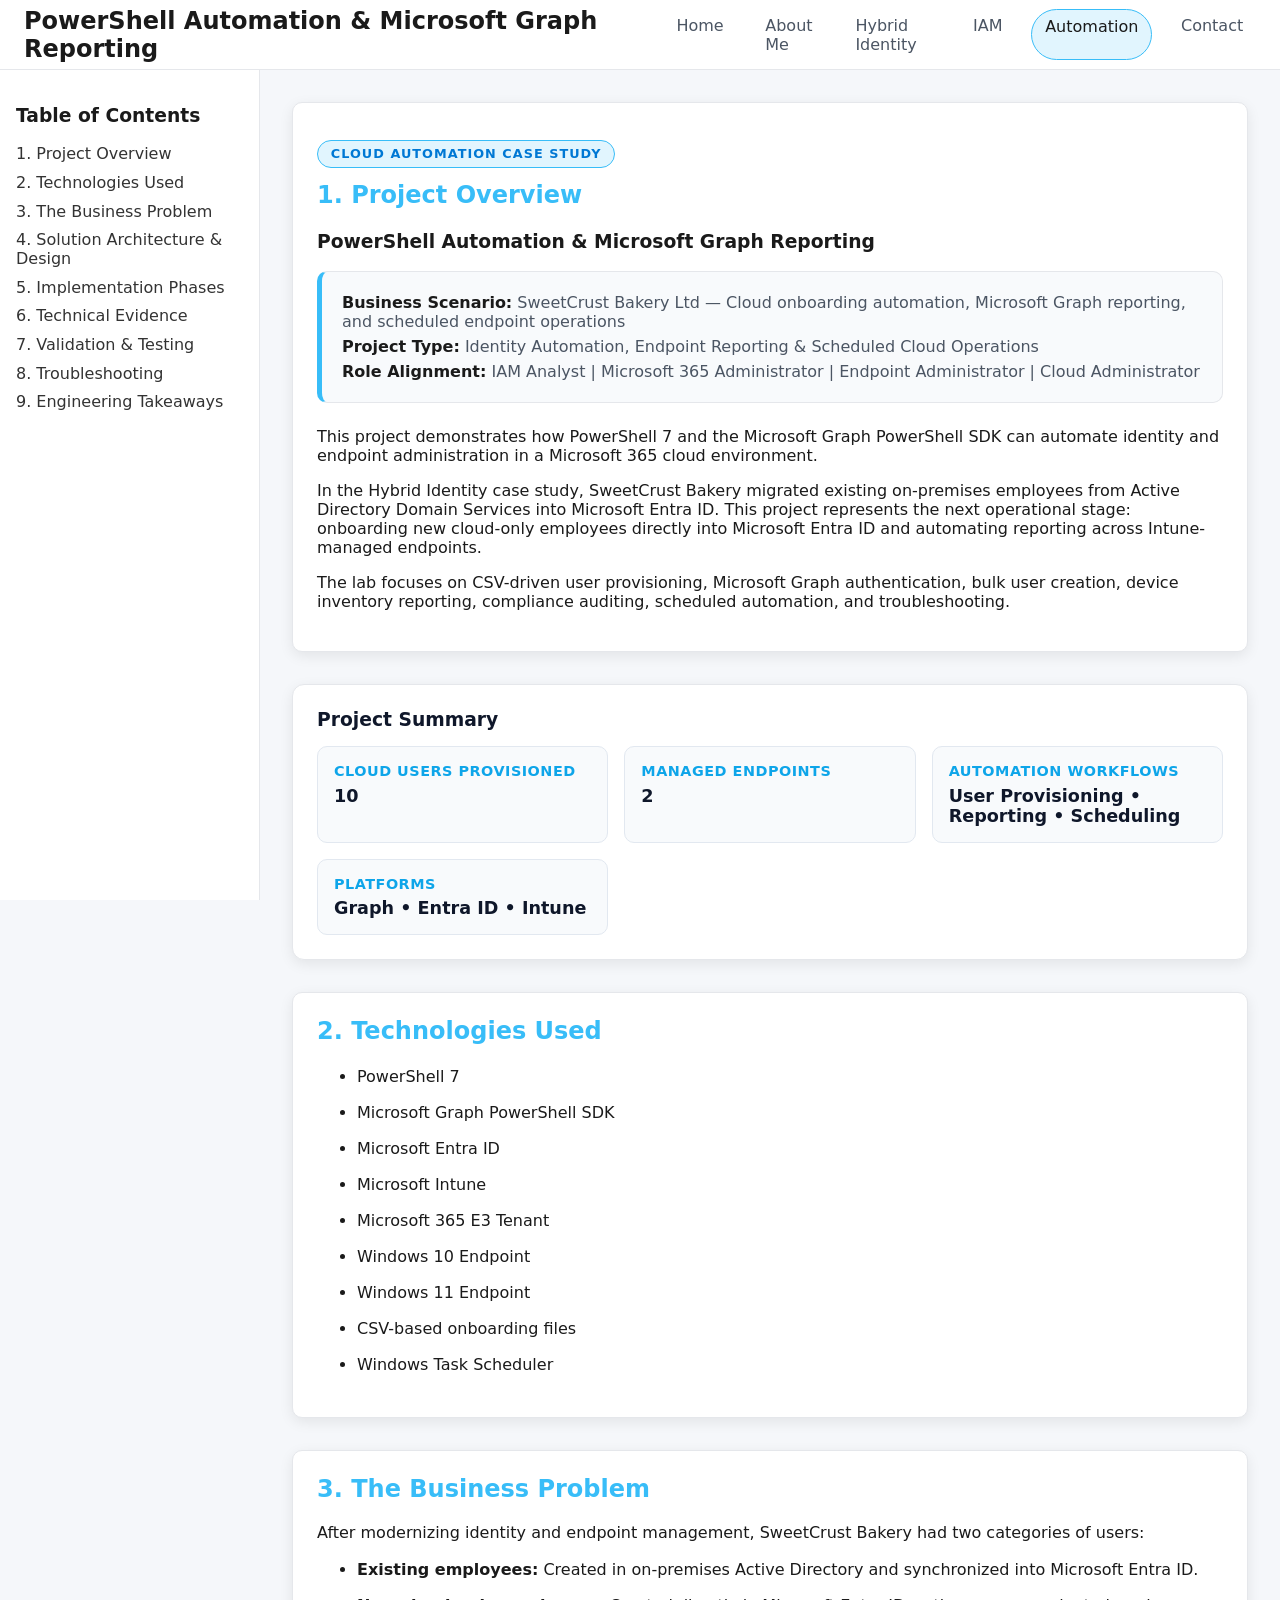
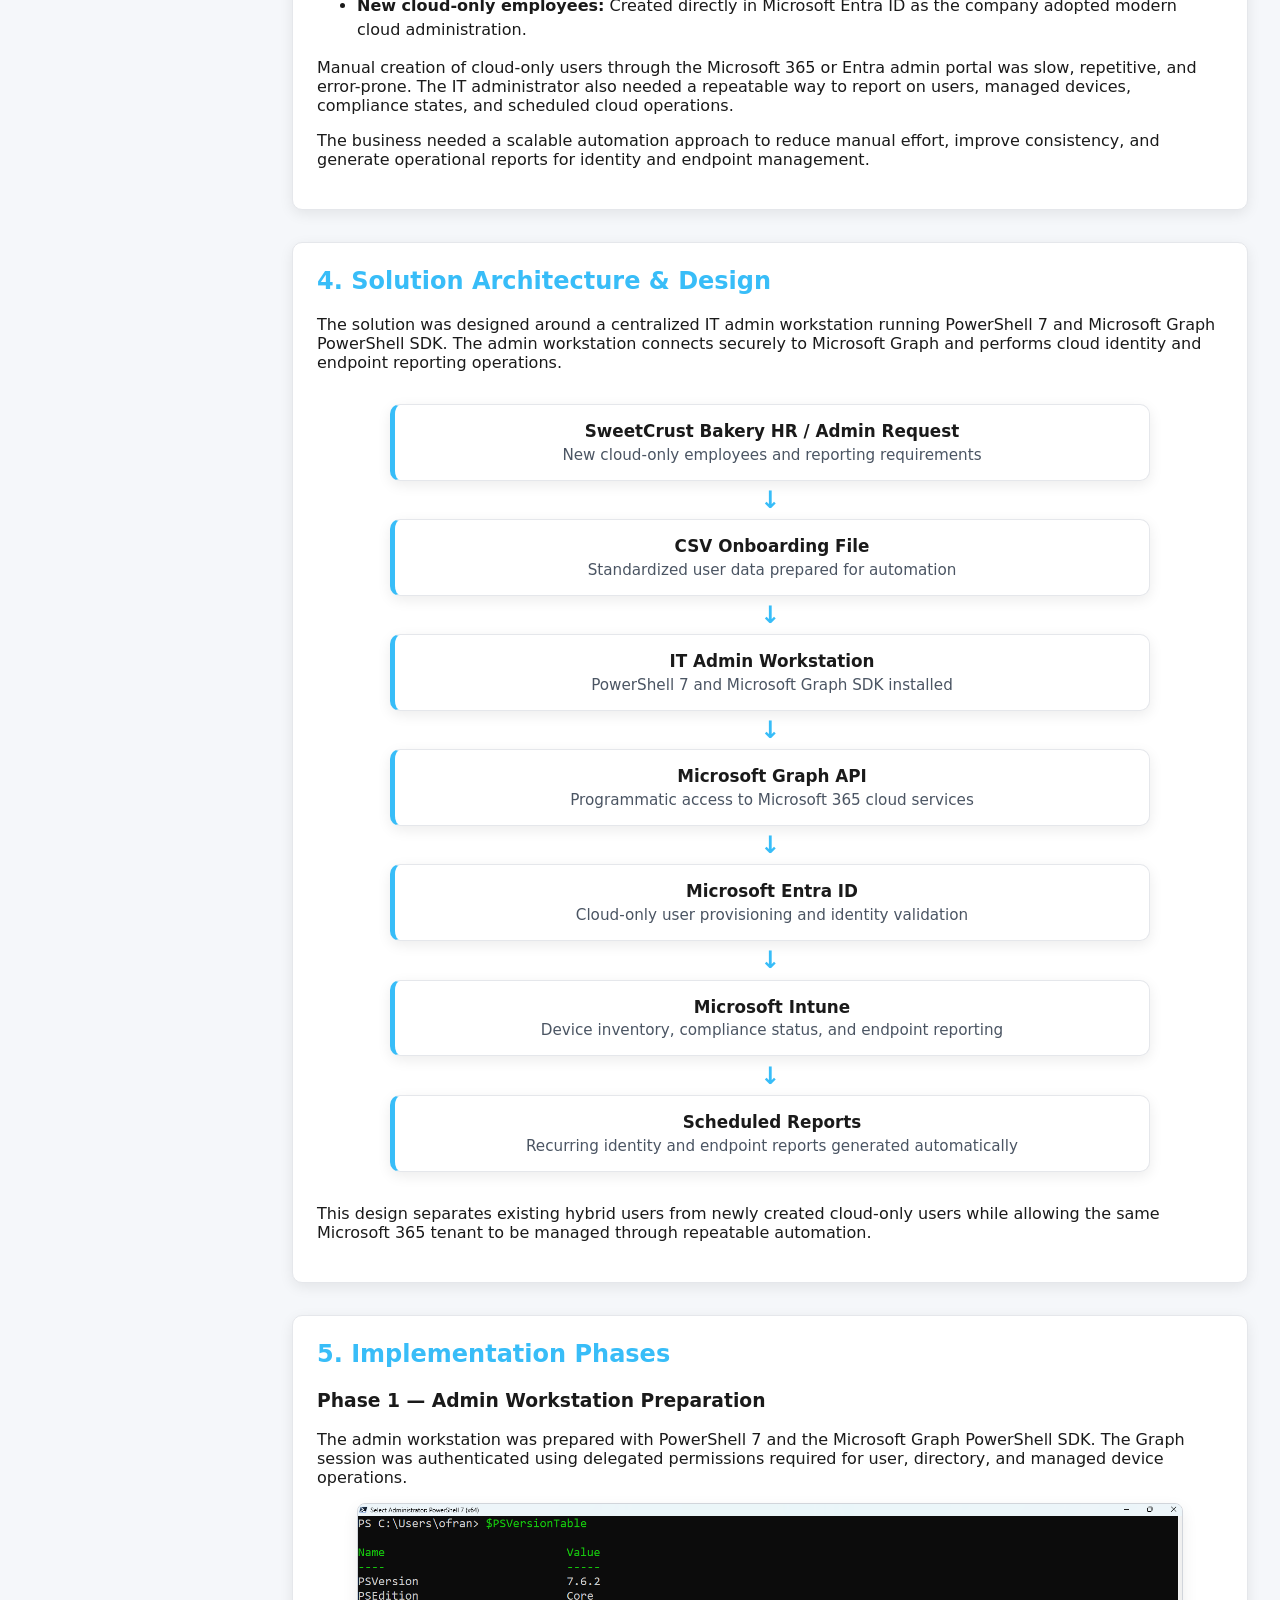
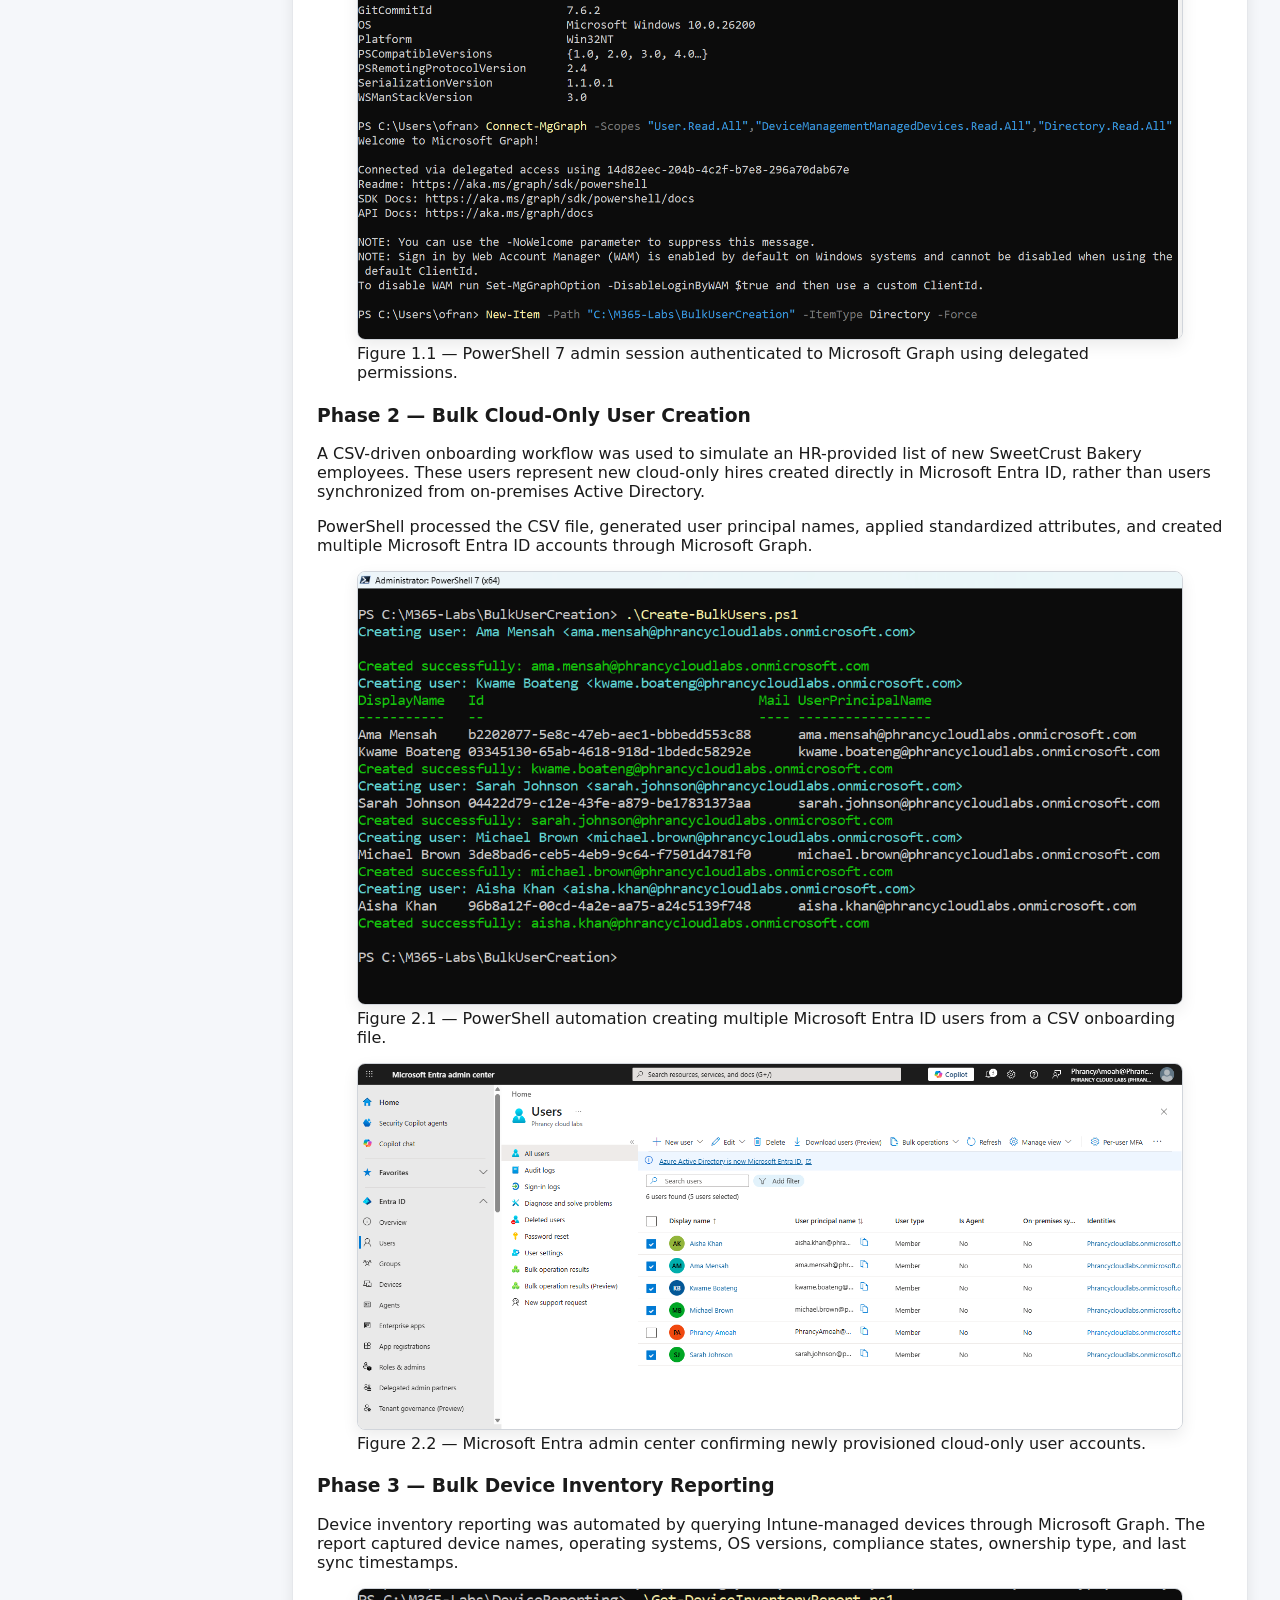
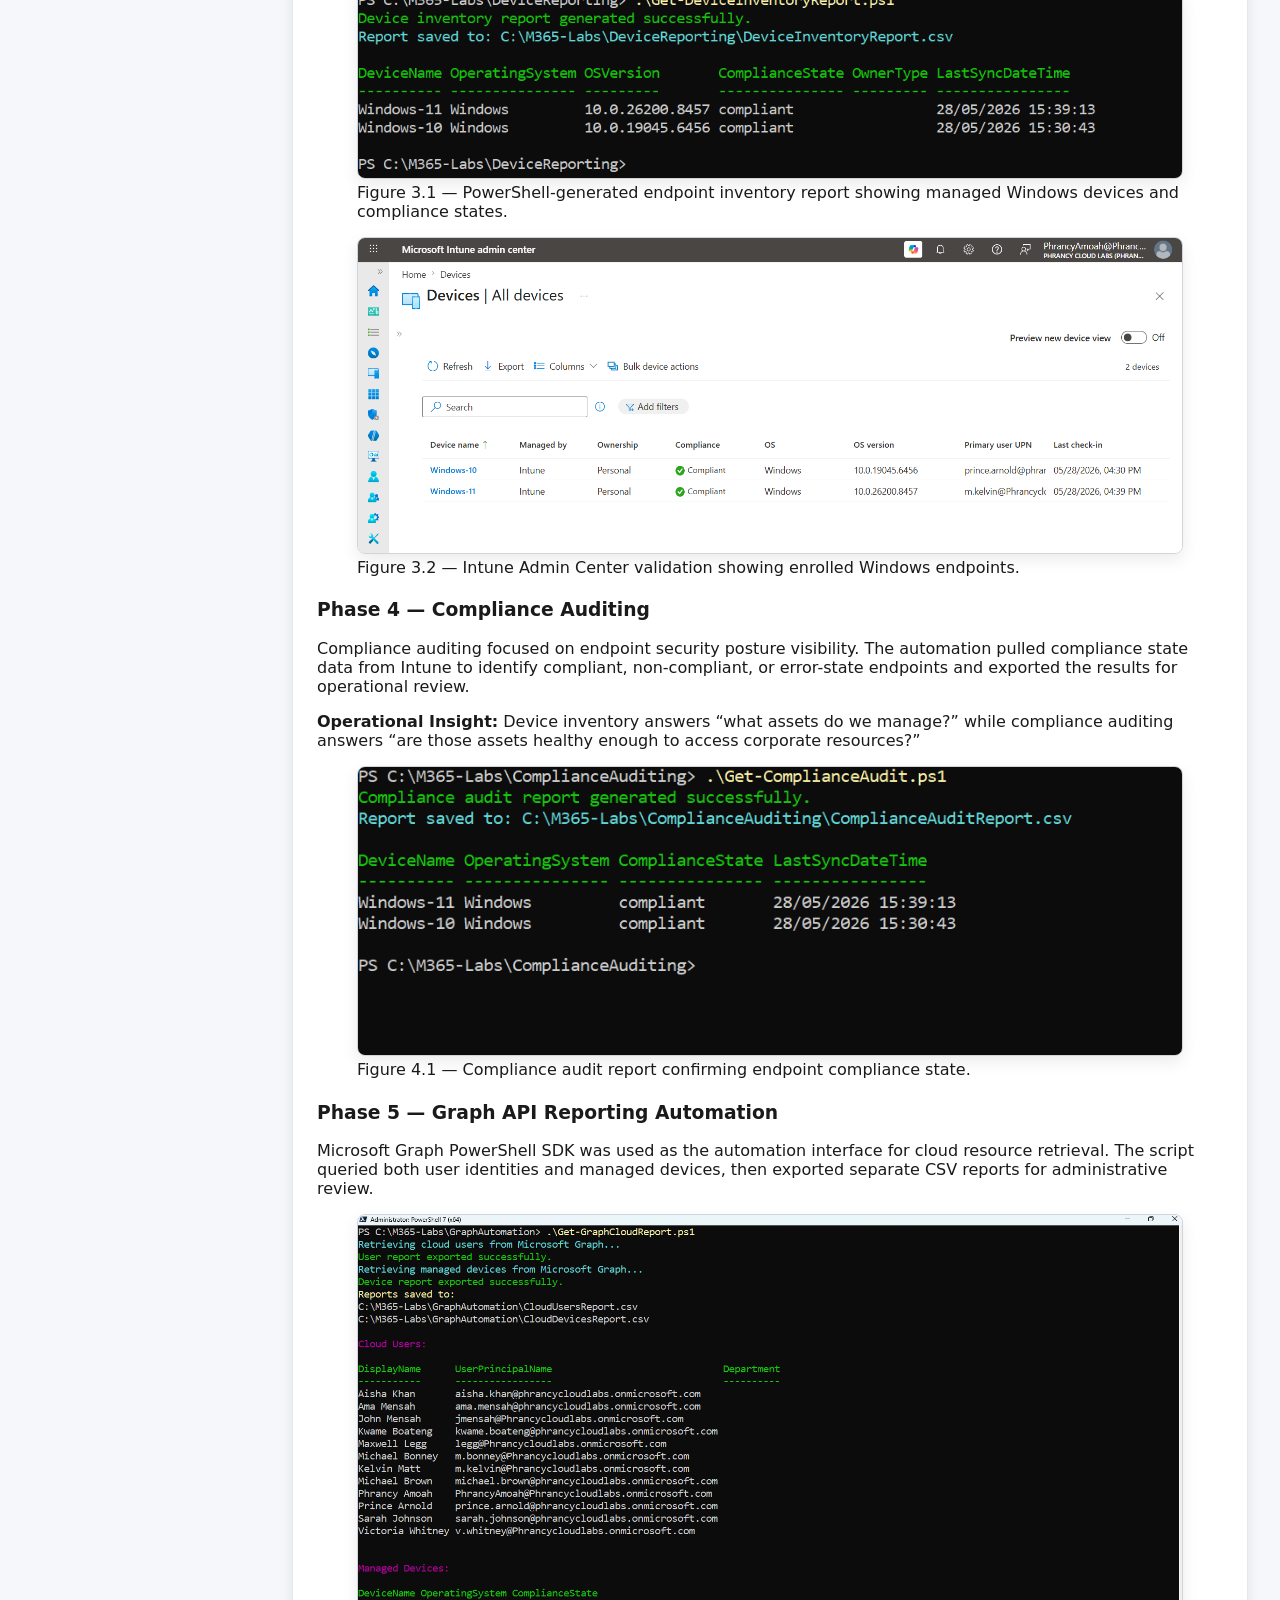
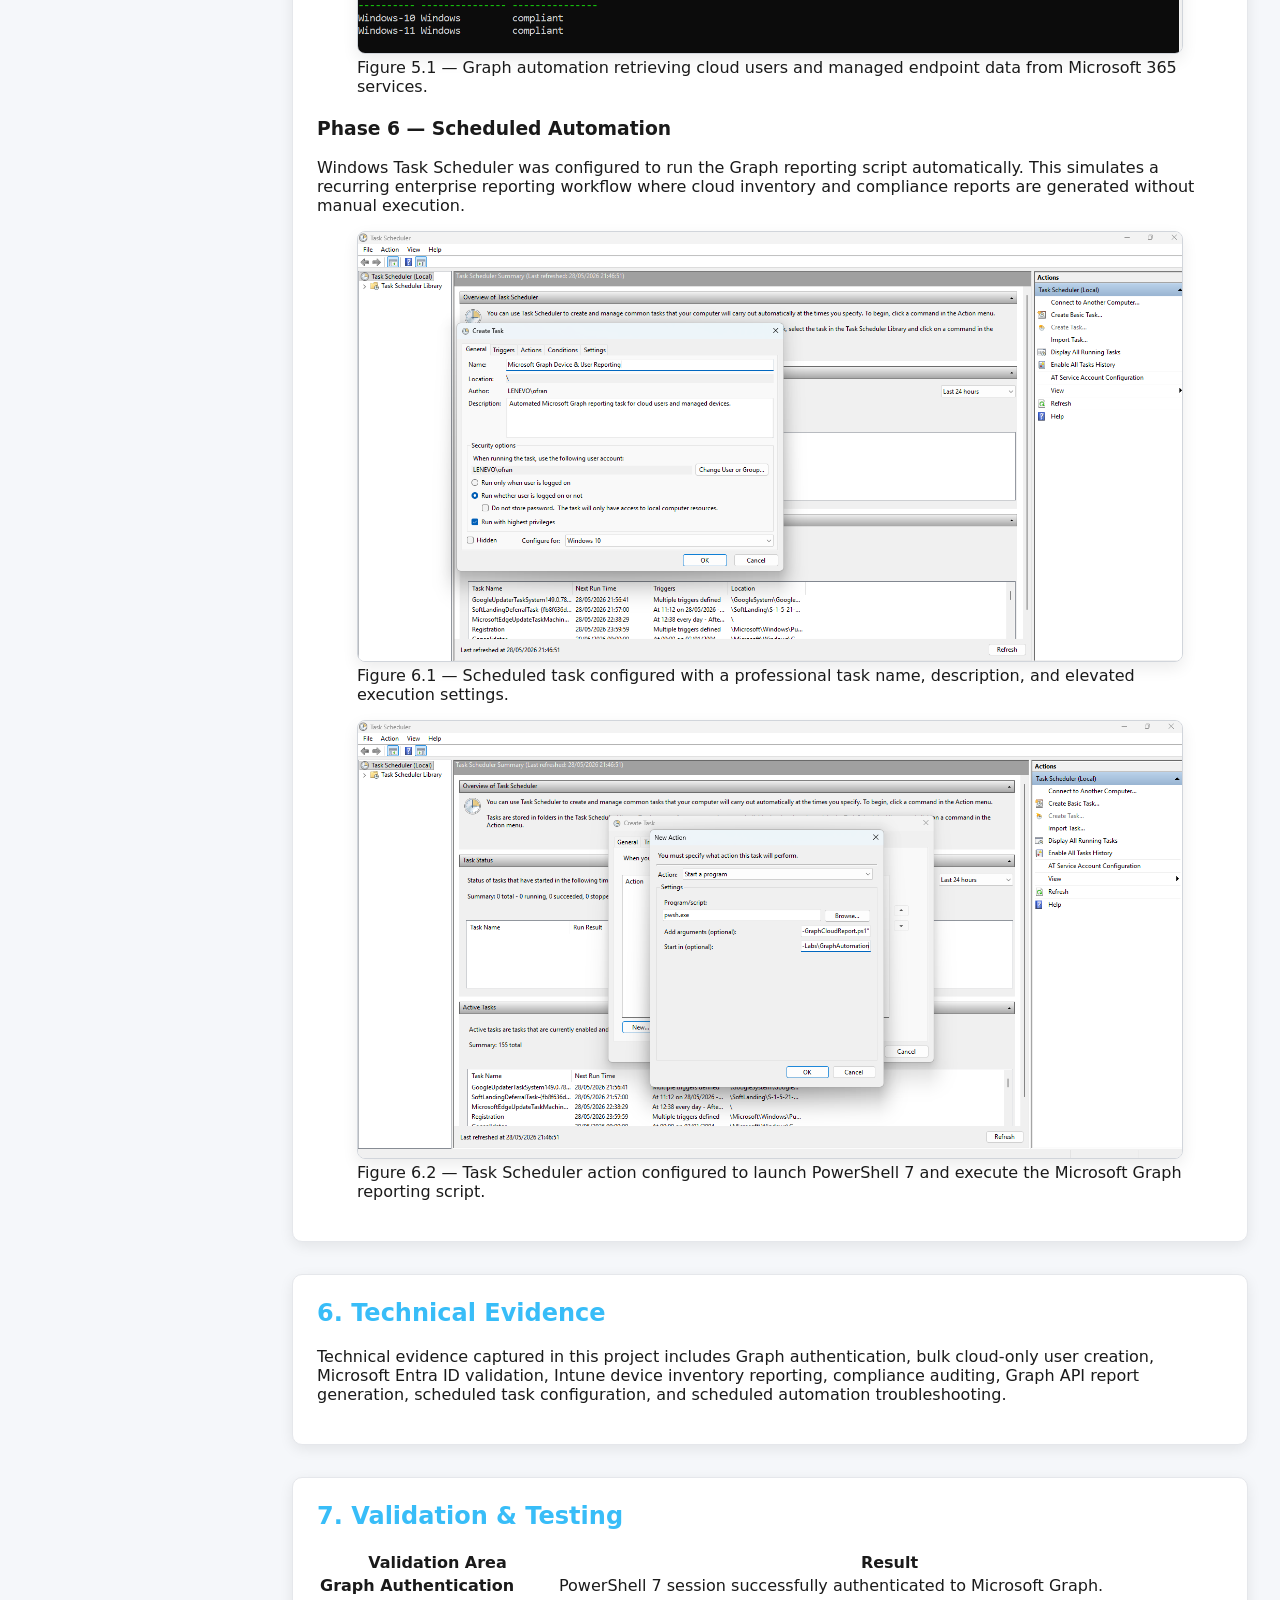
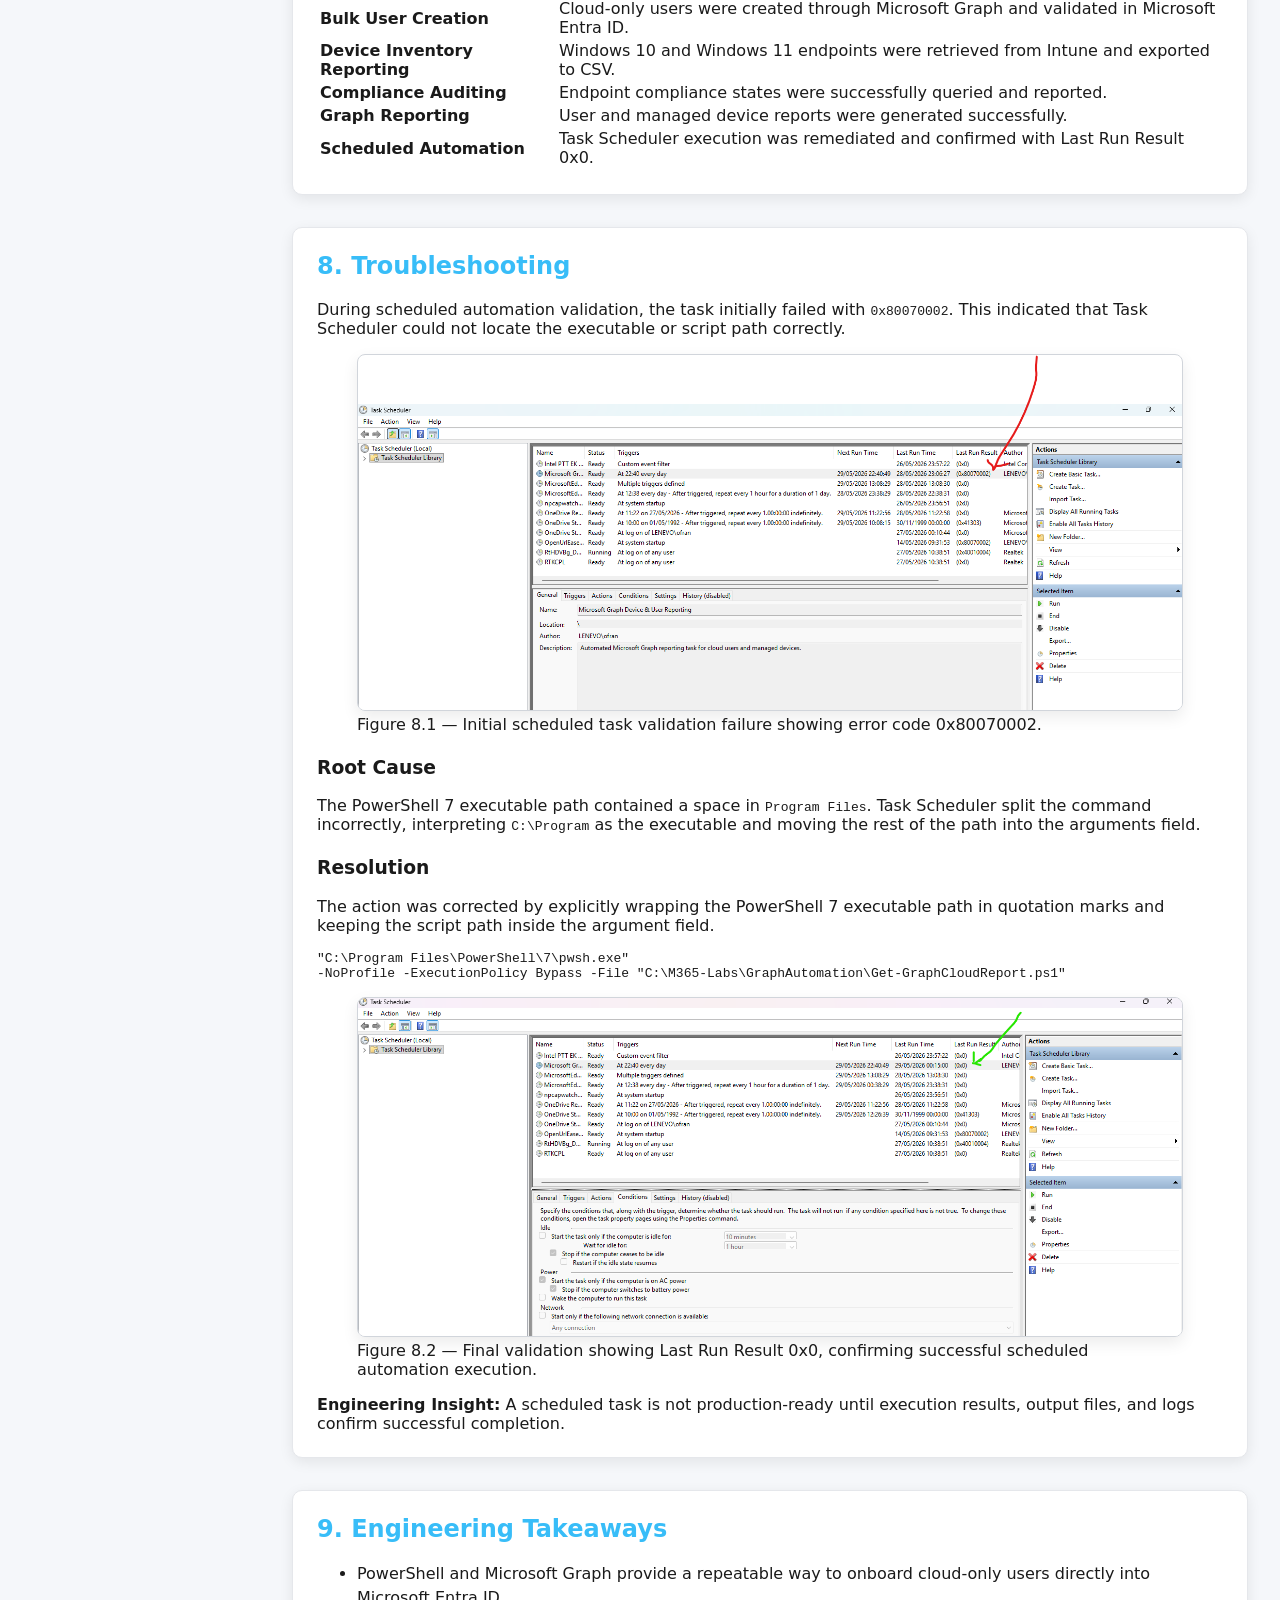
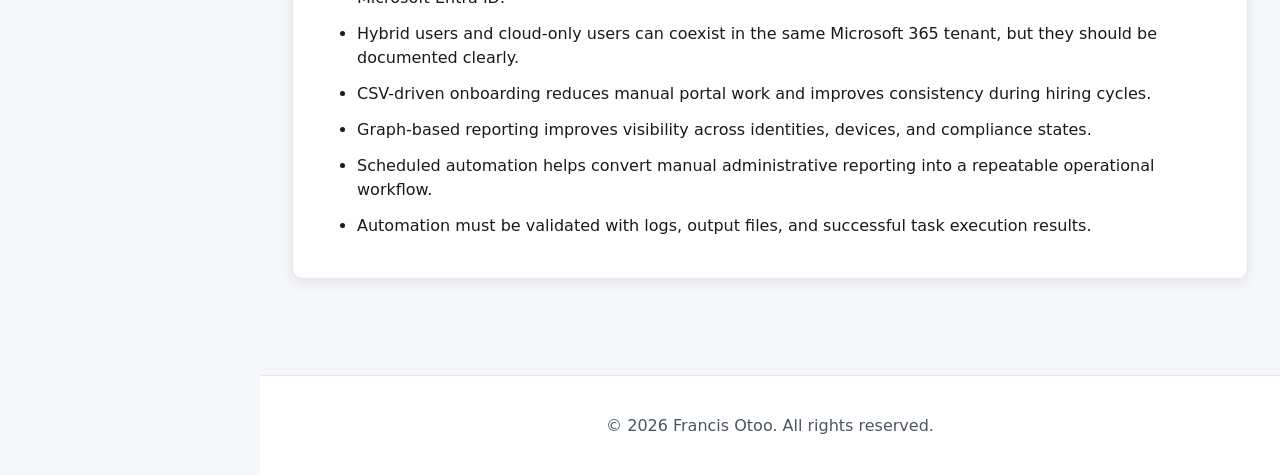
<file: cloud/powershell.html>
<!DOCTYPE html>
<html lang="en">
<head>
    <meta charset="UTF-8">
    <meta name="viewport" content="width=device-width, initial-scale=1.0">
    <title>PowerShell Automation & Microsoft Graph Reporting | Francis Otoo</title>
    <link rel="stylesheet" href="../style.css">
</head>

<body>

<header>
    <h1>PowerShell Automation & Microsoft Graph Reporting</h1>
    <button class="mobile-menu-button" onclick="toggleMobileMenu()">
    ☰ Menu
</button>
    <nav id="mainNav">
        <a href="../index.html">Home</a>
        <a href="../about.html">About Me</a>
        <a href="../hybrid-identity-transformation.html">Hybrid Identity</a>
        <a href="../iam-transformation.html">IAM</a>
        <a href="powershell.html" class="active">Automation</a>
        <a href="../contact.html">Contact</a>
    </nav>
</header>

<aside class="toc" id="toc">
    <h3>Table of Contents</h3>
    <ul>
        <li><a href="#project-overview">1. Project Overview</a></li>
        <li><a href="#technologies-used">2. Technologies Used</a></li>
        <li><a href="#business-problem">3. The Business Problem</a></li>
        <li><a href="#solution-architecture-design">4. Solution Architecture & Design</a></li>
        <li><a href="#implementation-phases">5. Implementation Phases</a></li>
        <li><a href="#technical-evidence">6. Technical Evidence</a></li>
        <li><a href="#validation-testing">7. Validation & Testing</a></li>
        <li><a href="#troubleshooting">8. Troubleshooting</a></li>
        <li><a href="#engineering-takeaways">9. Engineering Takeaways</a></li>
    </ul>
</aside>

<main class="container">

    <section id="project-overview">
        <p class="case-study-label">CLOUD AUTOMATION CASE STUDY</p>

        <h2>1. Project Overview</h2>

        <h3>PowerShell Automation & Microsoft Graph Reporting</h3>

        <div class="project-meta">
            <p><strong>Business Scenario:</strong> SweetCrust Bakery Ltd — Cloud onboarding automation, Microsoft Graph reporting, and scheduled endpoint operations</p>
            <p><strong>Project Type:</strong> Identity Automation, Endpoint Reporting & Scheduled Cloud Operations</p>
            <p><strong>Role Alignment:</strong> IAM Analyst | Microsoft 365 Administrator | Endpoint Administrator | Cloud Administrator</p>
        </div>

        <p>
            This project demonstrates how PowerShell 7 and the Microsoft Graph PowerShell SDK can automate
            identity and endpoint administration in a Microsoft 365 cloud environment.
        </p>

        <p>
            In the Hybrid Identity case study, SweetCrust Bakery migrated existing on-premises employees from
            Active Directory Domain Services into Microsoft Entra ID. This project represents the next operational
            stage: onboarding new cloud-only employees directly into Microsoft Entra ID and automating reporting
            across Intune-managed endpoints.
        </p>

        <p>
            The lab focuses on CSV-driven user provisioning, Microsoft Graph authentication, bulk user creation,
            device inventory reporting, compliance auditing, scheduled automation, and troubleshooting.
        </p>
    </section>

<section class="project-summary">

    <h3>Project Summary</h3>

    <div class="summary-grid">

        <div class="summary-item">
            <strong>Cloud Users Provisioned</strong>
            <span>10</span>
        </div>

        <div class="summary-item">
            <strong>Managed Endpoints</strong>
            <span>2</span>
        </div>

        <div class="summary-item">
            <strong>Automation Workflows</strong>
            <span>User Provisioning • Reporting • Scheduling</span>
        </div>

        <div class="summary-item">
            <strong>Platforms</strong>
            <span>Graph • Entra ID • Intune</span>
        </div>

    </div>

</section>



    <section id="technologies-used">
        <h2>2. Technologies Used</h2>
        <ul>
            <li>PowerShell 7</li>
            <li>Microsoft Graph PowerShell SDK</li>
            <li>Microsoft Entra ID</li>
            <li>Microsoft Intune</li>
            <li>Microsoft 365 E3 Tenant</li>
            <li>Windows 10 Endpoint</li>
            <li>Windows 11 Endpoint</li>
            <li>CSV-based onboarding files</li>
            <li>Windows Task Scheduler</li>
        </ul>
    </section>

    <section id="business-problem">
        <h2>3. The Business Problem</h2>

        <p>
            After modernizing identity and endpoint management, SweetCrust Bakery had two categories of users:
        </p>

        <ul>
            <li>
                <strong>Existing employees:</strong> Created in on-premises Active Directory and synchronized into Microsoft Entra ID.
            </li>
            <li>
                <strong>New cloud-only employees:</strong> Created directly in Microsoft Entra ID as the company adopted modern cloud administration.
            </li>
        </ul>

        <p>
            Manual creation of cloud-only users through the Microsoft 365 or Entra admin portal was slow,
            repetitive, and error-prone. The IT administrator also needed a repeatable way to report on users,
            managed devices, compliance states, and scheduled cloud operations.
        </p>

        <p>
            The business needed a scalable automation approach to reduce manual effort, improve consistency,
            and generate operational reports for identity and endpoint management.
        </p>
    </section>

    <section id="solution-architecture-design">
        <h2>4. Solution Architecture & Design</h2>

        <p>
            The solution was designed around a centralized IT admin workstation running PowerShell 7 and
            Microsoft Graph PowerShell SDK. The admin workstation connects securely to Microsoft Graph and
            performs cloud identity and endpoint reporting operations.
        </p>

        <div class="architecture-flow">

            <div class="arch-box">
                <strong>SweetCrust Bakery HR / Admin Request</strong>
                <span>New cloud-only employees and reporting requirements</span>
            </div>

            <div class="arch-arrow">↓</div>

            <div class="arch-box">
                <strong>CSV Onboarding File</strong>
                <span>Standardized user data prepared for automation</span>
            </div>

            <div class="arch-arrow">↓</div>

            <div class="arch-box">
                <strong>IT Admin Workstation</strong>
                <span>PowerShell 7 and Microsoft Graph SDK installed</span>
            </div>

            <div class="arch-arrow">↓</div>

            <div class="arch-box">
                <strong>Microsoft Graph API</strong>
                <span>Programmatic access to Microsoft 365 cloud services</span>
            </div>

            <div class="arch-arrow">↓</div>

            <div class="arch-box">
                <strong>Microsoft Entra ID</strong>
                <span>Cloud-only user provisioning and identity validation</span>
            </div>

            <div class="arch-arrow">↓</div>

            <div class="arch-box">
                <strong>Microsoft Intune</strong>
                <span>Device inventory, compliance status, and endpoint reporting</span>
            </div>

            <div class="arch-arrow">↓</div>

            <div class="arch-box">
                <strong>Scheduled Reports</strong>
                <span>Recurring identity and endpoint reports generated automatically</span>
            </div>

        </div>

        <p>
            This design separates existing hybrid users from newly created cloud-only users while allowing the
            same Microsoft 365 tenant to be managed through repeatable automation.
        </p>
    </section>

    <section id="implementation-phases">
        <h2>5. Implementation Phases</h2>

        <h3>Phase 1 — Admin Workstation Preparation</h3>
        <p>
            The admin workstation was prepared with PowerShell 7 and the Microsoft Graph PowerShell SDK.
            The Graph session was authenticated using delegated permissions required for user, directory,
            and managed device operations.
        </p>

        <figure class="lab-figure">
            <img src="../assets/images/successfully authenticated to Microsoft Graph1.png" alt="PowerShell 7 authenticated to Microsoft Graph">
            <figcaption>Figure 1.1 — PowerShell 7 admin session authenticated to Microsoft Graph using delegated permissions.</figcaption>
        </figure>

        <h3>Phase 2 — Bulk Cloud-Only User Creation</h3>
        <p>
            A CSV-driven onboarding workflow was used to simulate an HR-provided list of new SweetCrust Bakery
            employees. These users represent new cloud-only hires created directly in Microsoft Entra ID, rather
            than users synchronized from on-premises Active Directory.
        </p>

        <p>
            PowerShell processed the CSV file, generated user principal names, applied standardized attributes,
            and created multiple Microsoft Entra ID accounts through Microsoft Graph.
        </p>

        <figure class="lab-figure">
            <img src="../assets/images/bulkusercreation.png" alt="PowerShell bulk user creation output">
            <figcaption>Figure 2.1 — PowerShell automation creating multiple Microsoft Entra ID users from a CSV onboarding file.</figcaption>
        </figure>

        <figure class="lab-figure">
            <img src="../assets/images/bulk-users-entra.png" alt="New users validated in Microsoft Entra admin center">
            <figcaption>Figure 2.2 — Microsoft Entra admin center confirming newly provisioned cloud-only user accounts.</figcaption>
        </figure>

        <h3>Phase 3 — Bulk Device Inventory Reporting</h3>
        <p>
            Device inventory reporting was automated by querying Intune-managed devices through Microsoft Graph.
            The report captured device names, operating systems, OS versions, compliance states, ownership type,
            and last sync timestamps.
        </p>

        <figure class="lab-figure">
            <img src="../assets/images/Get-DeviceInventoryReport.ps1.png" alt="PowerShell device inventory report output">
            <figcaption>Figure 3.1 — PowerShell-generated endpoint inventory report showing managed Windows devices and compliance states.</figcaption>
        </figure>

        <figure class="lab-figure">
            <img src="../assets/images/bulk-device-reporting-intune.png" alt="Microsoft Intune all devices validation">
            <figcaption>Figure 3.2 — Intune Admin Center validation showing enrolled Windows endpoints.</figcaption>
        </figure>

        <h3>Phase 4 — Compliance Auditing</h3>
        <p>
            Compliance auditing focused on endpoint security posture visibility. The automation pulled compliance
            state data from Intune to identify compliant, non-compliant, or error-state endpoints and exported the
            results for operational review.
        </p>

        <div class="callout-card">
            <strong>Operational Insight:</strong> Device inventory answers “what assets do we manage?” while
            compliance auditing answers “are those assets healthy enough to access corporate resources?”
        </div>

        <figure class="lab-figure">
            <img src="../assets/images/Compliance-Audit.png" alt="PowerShell compliance audit report">
            <figcaption>Figure 4.1 — Compliance audit report confirming endpoint compliance state.</figcaption>
        </figure>

        <h3>Phase 5 — Graph API Reporting Automation</h3>
        <p>
            Microsoft Graph PowerShell SDK was used as the automation interface for cloud resource retrieval.
            The script queried both user identities and managed devices, then exported separate CSV reports for
            administrative review.
        </p>

        <figure class="lab-figure">
            <img src="../assets/images/Graph API Automation.png" alt="Microsoft Graph cloud report output">
            <figcaption>Figure 5.1 — Graph automation retrieving cloud users and managed endpoint data from Microsoft 365 services.</figcaption>
        </figure>

        <h3>Phase 6 — Scheduled Automation</h3>
        <p>
            Windows Task Scheduler was configured to run the Graph reporting script automatically. This simulates a
            recurring enterprise reporting workflow where cloud inventory and compliance reports are generated
            without manual execution.
        </p>

        <figure class="lab-figure">
            <img src="../assets/images/task-scheduler - automation-configuration.png" alt="Task Scheduler general configuration">
            <figcaption>Figure 6.1 — Scheduled task configured with a professional task name, description, and elevated execution settings.</figcaption>
        </figure>

        <figure class="lab-figure">
            <img src="../assets/images/schedule-powershell-automation.png" alt="Task Scheduler PowerShell action configuration">
            <figcaption>Figure 6.2 — Task Scheduler action configured to launch PowerShell 7 and execute the Microsoft Graph reporting script.</figcaption>
        </figure>
    </section>

    <section id="technical-evidence">
        <h2>6. Technical Evidence</h2>
        <p>
            Technical evidence captured in this project includes Graph authentication, bulk cloud-only user
            creation, Microsoft Entra ID validation, Intune device inventory reporting, compliance auditing,
            Graph API report generation, scheduled task configuration, and scheduled automation troubleshooting.
        </p>
    </section>

    <section id="validation-testing">
        <h2>7. Validation & Testing</h2>

        <table class="info-table">
            <thead>
                <tr>
                    <th>Validation Area</th>
                    <th>Result</th>
                </tr>
            </thead>
            <tbody>
                <tr>
                    <td><strong>Graph Authentication</strong></td>
                    <td>PowerShell 7 session successfully authenticated to Microsoft Graph.</td>
                </tr>
                <tr>
                    <td><strong>Bulk User Creation</strong></td>
                    <td>Cloud-only users were created through Microsoft Graph and validated in Microsoft Entra ID.</td>
                </tr>
                <tr>
                    <td><strong>Device Inventory Reporting</strong></td>
                    <td>Windows 10 and Windows 11 endpoints were retrieved from Intune and exported to CSV.</td>
                </tr>
                <tr>
                    <td><strong>Compliance Auditing</strong></td>
                    <td>Endpoint compliance states were successfully queried and reported.</td>
                </tr>
                <tr>
                    <td><strong>Graph Reporting</strong></td>
                    <td>User and managed device reports were generated successfully.</td>
                </tr>
                <tr>
                    <td><strong>Scheduled Automation</strong></td>
                    <td>Task Scheduler execution was remediated and confirmed with Last Run Result 0x0.</td>
                </tr>
            </tbody>
        </table>
    </section>

    <section id="troubleshooting">
        <h2>8. Troubleshooting</h2>

        <p>
            During scheduled automation validation, the task initially failed with <code>0x80070002</code>.
            This indicated that Task Scheduler could not locate the executable or script path correctly.
        </p>

        <figure class="lab-figure">
            <img src="../assets/images/error-code-troubleshooting-logs.png" alt="Task Scheduler error code 0x80070002">
            <figcaption>Figure 8.1 — Initial scheduled task validation failure showing error code 0x80070002.</figcaption>
        </figure>

        <h3>Root Cause</h3>
        <p>
            The PowerShell 7 executable path contained a space in <code>Program Files</code>. Task Scheduler
            split the command incorrectly, interpreting <code>C:\Program</code> as the executable and moving
            the rest of the path into the arguments field.
        </p>

        <h3>Resolution</h3>
        <p>
            The action was corrected by explicitly wrapping the PowerShell 7 executable path in quotation marks
            and keeping the script path inside the argument field.
        </p>

<pre><code>"C:\Program Files\PowerShell\7\pwsh.exe"
-NoProfile -ExecutionPolicy Bypass -File "C:\M365-Labs\GraphAutomation\Get-GraphCloudReport.ps1"</code></pre>

        <figure class="lab-figure">
            <img src="../assets/images/scheduled-automation-success.png" alt="Task Scheduler successful result 0x0">
            <figcaption>Figure 8.2 — Final validation showing Last Run Result 0x0, confirming successful scheduled automation execution.</figcaption>
        </figure>

        <div class="callout-card">
            <strong>Engineering Insight:</strong> A scheduled task is not production-ready until execution results,
            output files, and logs confirm successful completion.
        </div>
    </section>

    <section id="engineering-takeaways">
        <h2>9. Engineering Takeaways</h2>

        <ul>
            <li>
                PowerShell and Microsoft Graph provide a repeatable way to onboard cloud-only users directly into Microsoft Entra ID.
            </li>
            <li>
                Hybrid users and cloud-only users can coexist in the same Microsoft 365 tenant, but they should be documented clearly.
            </li>
            <li>
                CSV-driven onboarding reduces manual portal work and improves consistency during hiring cycles.
            </li>
            <li>
                Graph-based reporting improves visibility across identities, devices, and compliance states.
            </li>
            <li>
                Scheduled automation helps convert manual administrative reporting into a repeatable operational workflow.
            </li>
            <li>
                Automation must be validated with logs, output files, and successful task execution results.
            </li>
        </ul>
    </section>

</main>

<footer class="site-footer">
    <p>© 2026 Francis Otoo. All rights reserved.</p>
</footer>

<script>
function toggleMobileMenu() {
    const nav = document.getElementById("mainNav");
    nav.classList.toggle("open");
}
</script>

</body>
</html>
</file>
<file: style.css>
/* ============================================
   GLOBAL VARIABLES – LIGHT MICROSOFT LEARN THEME
=============================================== */

:root {
    --bg: #f5f7fa;
    --bg-alt: #ffffff;
    --card-bg: #ffffff;
    --accent: #38bdf8;
    --accent-soft: rgba(56, 189, 248, 0.15);
    --text: #1a1a1a;
    --muted: #4b5563;
    --border: #e5e7eb;
    --radius: 10px;
    --shadow: 0 4px 14px rgba(0,0,0,0.08);
    --max-width: 1100px;
    --transition: 0.2s ease-in-out;
    --font-main: system-ui, -apple-system, BlinkMacSystemFont, "Segoe UI", sans-serif;

    --sidebar-width: 260px;
    --header-height: 70px;
}

/* ============================================
   RESET & BASE
=============================================== */

*,
*::before,
*::after {
    box-sizing: border-box;
}

html, body {
    margin: 0;
    padding: 0;
    overflow-x: hidden;
    background: var(--bg);
    font-family: var(--font-main);
    color: var(--text);
}

/* Push entire page content below fixed header */
body {
    padding-top: var(--header-height);
}

/* ============================================
   FIXED HEADER
=============================================== */

header {
    position: fixed;
    top: 0;
    left: 0;
    right: 0;
    height: var(--header-height);
    background: #ffffff;
    border-bottom: 1px solid var(--border);
    z-index: 1000;
    display: flex;
    align-items: center;
    padding: 0 1.5rem;
}

header h1 {
    margin: 0;
    font-size: 1.5rem;
    color: var(--text);
}





nav {
    margin-left: auto;
    display: flex;
    gap: 1rem;
}

nav a {
    color: var(--muted);
    text-decoration: none;
    padding: 0.4rem 0.8rem;
    border-radius: 999px;
    transition: var(--transition);
}

nav a:hover,
nav a.active {
    background: var(--accent-soft);
    color: var(--text);
    border: 1px solid var(--accent);
}

/* ============================================
   FIXED SIDEBAR (260px)
=============================================== */

.sidebar,
.toc,
.hybrid-toc {
    position: fixed;
    top: var(--header-height);
    left: 0;
    width: var(--sidebar-width);
    height: calc(100vh - var(--header-height));
    overflow-y: auto;
    background: #ffffff;
    border-right: 1px solid var(--border);
    padding: 1rem 1rem;
    z-index: 900;
}

.sidebar ul,
.toc ul,
.hybrid-toc ul {
    list-style: none;
    padding: 0;
    margin: 0;
}

.sidebar li,
.toc li,
.hybrid-toc li {
    margin: 0.6rem 0;
}

.sidebar a,
.toc a,
.hybrid-toc a {
    text-decoration: none;
    color: #333;
    font-weight: 500;
}

.sidebar a:hover,
.toc a:hover,
.hybrid-toc a:hover {
    color: #0078d4;
}

/* ============================================
   MAIN CONTENT AREA
=============================================== */

main.container {
    margin-left: var(--sidebar-width);
    padding: 2rem;
    max-width: calc(100% - var(--sidebar-width));
}

/* ============================================
   SECTIONS (MICROSOFT LEARN STYLE)
=============================================== */

section {
    background: var(--card-bg);
    border-radius: var(--radius);
    border: 1px solid var(--border);
    box-shadow: var(--shadow);
    padding: 1.5rem;
    margin-bottom: 2rem;
}

section h2 {
    margin-top: 0;
    color: var(--accent);
}

section h3 {
    margin-top: 1.4rem;
    color: var(--text);
}

/* ============================================
   IMAGES
=============================================== */

img {
    max-width: 100%;
    border-radius: 8px;
    border: 1px solid #d1d5db;
    box-shadow: 0 6px 16px rgba(0,0,0,0.08);
}

/* ============================================
   MODAL (IMAGE ZOOM)
=============================================== */

.modal {
    display: none;
    position: fixed;
    z-index: 9999;
    padding-top: 40px;
    left: 0;
    top: 0;
    width: 100%;
    height: 100%;
    background-color: rgba(0,0,0,0.85);
}

.modal-content {
    margin: auto;
    display: block;
    max-width: 95%;
    max-height: 90vh;
    border-radius: 8px;
    cursor: zoom-out;
}

.modal-close {
    position: absolute;
    top: 20px;
    right: 35px;
    color: #fff;
    font-size: 40px;
    cursor: pointer;
}

/* ============================================
   FOOTER
=============================================== */

footer {
    margin-left: var(--sidebar-width);
    padding: 1.5rem;
    text-align: center;
    color: var(--muted);
    background: #ffffff;
    border-top: 1px solid var(--border);
}

/* ============================================
   MAM / INTUNE COMPONENTS (UNCHANGED)
=============================================== */

.mam-container { max-width: var(--max-width); margin-left: var(--sidebar-width); padding: 20px 0; }
.mam-header { margin-bottom: 40px; border-bottom: 2px solid var(--border); padding-bottom: 20px; }
.mam-title { font-size: 2.2rem; color: var(--accent); margin: 0 0 10px 0; }
.mam-subtitle { color: var(--muted); font-size: 1.1rem; margin: 0; }

/* (Your MAM components continue unchanged…) */


/* FIX: Make all sidebars fixed on all pages */
.sidebar,
.toc,
.hybrid-toc {
    position: fixed !important;
    top: var(--header-height) !important;
    left: 0 !important;
    width: var(--sidebar-width) !important;
    height: calc(100vh - var(--header-height)) !important;
    overflow-y: auto !important;
    background: #ffffff !important;
    border-right: 1px solid var(--border) !important;
    padding: 1rem !important;
    z-index: 900 !important;
}



/* Ensure all content areas shift right of the fixed sidebar */
main,
.content,
.page-content {
    margin-left: var(--sidebar-width) !important;
}

[id] {
    scroll-margin-top: 140px !important;
}




/* ============================================
   MOBILE VERSION (SIDEBAR COLLAPSES)
=============================================== */

@media (max-width: 900px) {

    /* Hide the fixed sidebar */
    .sidebar,
    .toc,
    .hybrid-toc {
        display: none !important;
    }

    /* Content becomes full width */
    main.container,
    main,
    .content,
    .page-content {
        margin-left: 0 !important;
        padding: 1.2rem !important;
        max-width: 100% !important;
    }

    /* Add a mobile TOC button */
    .mobile-toc-button {
        display: block;
        background: #0078d4;
        color: white;
        padding: 12px 18px;
        border-radius: 6px;
        margin: 1rem 0;
        font-size: 1rem;
        border: none;
        cursor: pointer;
    }

    /* Slide‑in mobile TOC panel */
    .mobile-toc-panel {
        position: fixed;
        top: var(--header-height);
        left: -260px;
        width: 260px;
        height: calc(100vh - var(--header-height));
        background: #ffffff;
        border-right: 1px solid var(--border);
        padding: 1rem;
        overflow-y: auto;
        transition: left 0.3s ease;
        z-index: 999;
    }

    .mobile-toc-panel.open {
        left: 0;
    }

    /* Dark overlay behind the slide-in menu */
    .mobile-overlay {
        display: none;
        position: fixed;
        top: 0;
        left: 0;
        width: 100%;
        height: 100%;
        background: rgba(0,0,0,0.55);
        z-index: 998;
    }

    .mobile-overlay.active {
        display: block;
    }
}

html,
body {
    min-height: 100vh;
}

body {
    display: flex;
    flex-direction: column;
}

main.container {
    flex: 1;
}

footer {
    margin-left: var(--sidebar-width);
    margin-top: auto;
    padding: 1.5rem;
    text-align: center;
    color: var(--muted);
    background: #ffffff;
    border-top: 1px solid var(--border);
}

.site-footer {
    margin-left: var(--sidebar-width) !important;
    margin-top: 2rem;
    padding: 1.5rem;
    text-align: center;
    color: var(--muted);
    background: #ffffff;
    border-top: 1px solid var(--border);
}

@media (max-width: 900px) {
    .site-footer {
        margin-left: 0 !important;
    }
}

blockquote {
    font-size: 1.1rem;
    font-style: italic;
    font-weight: 600;            /* Semi-bold text to counteract the italic blur */
    color: #000000;              /* Pure black for maximum screen readability */
    border-left: 4px solid #00a6ff;
    padding-left: 20px;
    margin: 20px 0;
    line-height: 1.6;

}

main ul li {
    margin-bottom: 12px;
    line-height: 1.5;
}

/* ============================================
   ARCHITECTURE FLOW DIAGRAM
=============================================== */

.architecture-flow {
    display: flex;
    flex-direction: column;
    align-items: center;
    gap: 0.45rem;
    margin: 2rem auto;
    max-width: 760px;
}

.arch-box {
    width: 100%;
    background: #ffffff;
    border: 1px solid var(--border);
    border-left: 5px solid var(--accent);
    border-radius: var(--radius);
    box-shadow: var(--shadow);
    padding: 1rem 1.25rem;
    text-align: center;
}

.arch-box strong {
    display: block;
    color: var(--text);
    font-size: 1.05rem;
    margin-bottom: 0.3rem;
}

.arch-box span {
    display: block;
    color: var(--muted);
    font-size: 0.95rem;
}

.arch-arrow {
    color: var(--accent);
    font-size: 1.5rem;
    font-weight: 700;
    line-height: 1;
}


/* ============================================
   CASE STUDY HEADER / PROJECT META
=============================================== */

.case-study-label {
    display: inline-block;
    background: var(--accent-soft);
    color: #0078d4;
    border: 1px solid var(--accent);
    border-radius: 999px;
    padding: 0.35rem 0.8rem;
    font-size: 0.8rem;
    font-weight: 700;
    letter-spacing: 0.08em;
    text-transform: uppercase;
    margin-bottom: 0.8rem;
}

.project-meta {
    background: #f8fafc;
    border: 1px solid var(--border);
    border-left: 5px solid var(--accent);
    border-radius: var(--radius);
    padding: 1rem 1.25rem;
    margin: 1rem 0 1.5rem 0;
}

.project-meta p {
    margin: 0.35rem 0;
    color: var(--muted);
}

.project-meta strong {
    color: var(--text);
}

.project-summary {
    background: #ffffff;
    border: 1px solid #e5e7eb;
    border-radius: 12px;
    padding: 1.5rem;
    margin: 2rem 0;
}

.project-summary h3 {
    margin-top: 0;
    margin-bottom: 1rem;
    color: #0f172a;
}

.summary-grid {
    display: grid;
    grid-template-columns: repeat(auto-fit, minmax(220px, 1fr));
    gap: 1rem;
}

.summary-item {
    background: #f8fafc;
    border: 1px solid #e2e8f0;
    border-radius: 10px;
    padding: 1rem;
}

.summary-item strong {
    display: block;
    color: #0ea5e9;
    font-size: 0.9rem;
    margin-bottom: 0.4rem;
    text-transform: uppercase;
    letter-spacing: 0.5px;
}

.summary-item span {
    font-size: 1.1rem;
    font-weight: 600;
    color: #0f172a;
}

.project-grid {
    display: grid;
    gap: 1.5rem;
}

.project-card {
    background: #ffffff;
    border: 1px solid var(--border);
    border-left: 4px solid var(--accent);
    border-radius: var(--radius);
    padding: 1.5rem;
    box-shadow: var(--shadow);
}

.credential-grid {
    display: grid;
    gap: 1.5rem;
}

.credential-card {
    background: #ffffff;
    border: 1px solid var(--border);
    border-left: 5px solid var(--accent);
    border-radius: var(--radius);
    padding: 1.5rem;
    box-shadow: var(--shadow);
}

.credential-card h3 {
    margin-top: 0;
}

.credential-card li {
    margin-bottom: 1rem;
}




/* ============================================
   RESPONSIVE DESIGN: TABLETS & MOBILE
=============================================== */

@media (max-width: 900px) {

    header {
        flex-direction: column;
        align-items: flex-start;
        gap: 0.75rem;
        padding: 1rem;
    }

    header h1 {
        font-size: 1.3rem;
        line-height: 1.3;
    }

    nav {
        display: flex;
        flex-wrap: wrap;
        gap: 0.5rem;
    }

    nav a {
        font-size: 0.9rem;
        padding: 0.4rem 0.7rem;
    }

    .toc,
    .hybrid-toc,
    aside.toc {
        display: none !important;
    }

    main,
    main.container,
    .container,
    .content-body,
    .content-wrapper,
    .page-content {
        margin-left: 0 !important;
        max-width: 100% !important;
        width: 100% !important;
        padding: 1rem !important;
    }

    section,
    .hero-card,
    .content-card,
    .callout-card,
    .project-card,
    .credential-card,
    .summary-item {
        max-width: 100% !important;
        margin-left: 0 !important;
        margin-right: 0 !important;
    }

    .summary-grid,
    .project-grid,
    .credential-grid,
    .image-grid,
    .mam-row-pair {
        grid-template-columns: 1fr !important;
        flex-direction: column !important;
    }

    .mam-cell-item {
        min-width: 100% !important;
    }

    img,
    .lab-img,
    .lab-figure img,
    figure img {
        max-width: 100% !important;
        height: auto !important;
    }

    pre,
    code {
        white-space: pre-wrap;
        word-break: break-word;
    }

    footer,
    .site-footer {
        margin-left: 0 !important;
        width: 100% !important;
    }
}

@media (max-width: 900px) {
    header {
        min-height: auto !important;
        padding-top: 1rem !important;
        padding-bottom: 1rem !important;
        align-items: flex-start !important;
    }

    .header-brand h1,
    header h1 {
        margin: 0 0 0.4rem 0 !important;
        line-height: 1.25 !important;
        font-size: 1.35rem !important;
    }

    .header-subtitle {
        line-height: 1.4 !important;
        margin-bottom: 0.75rem !important;
        font-size: 0.95rem !important;
    }

    nav {
        width: 100% !important;
        display: flex !important;
        flex-wrap: wrap !important;
        gap: 0.5rem !important;
    }

    nav a {
        white-space: normal !important;
    }
}






/* ============================================
   MODERN MOBILE NAVIGATION (FIXED & CHROME READY)
=============================================== */

.mobile-menu-button {
    display: none;
}

@media (max-width: 900px) {

    header {
        display: flex !important;
        flex-direction: column !important;
        align-items: flex-start !important;
        padding: 1rem !important;
        padding-right: 4rem !important; /* Prevents long titles from crashing into the button */
        gap: 0.75rem !important;
        position: relative !important; /* Essential reference anchor for the button */
    }

    .header-brand h1,
    header h1 {
        margin: 0 !important;
        font-size: 1.35rem !important;
        line-height: 1.3 !important;
        max-width: 80% !important;
    }

    .header-subtitle {
        font-size: 0.95rem !important;
        line-height: 1.4 !important;
        margin: 0.35rem 0 0 0 !important;
        max-width: 85% !important;
    }

    /* FIX 1: Absolutely position the 3-line hamburger button to the top right */
    .mobile-menu-button {
        display: block !important;
        position: absolute !important;
        top: 1rem !important;
        right: 1rem !important; /* Pushes it completely to the right edge */
        background: #0078d4;
        color: #ffffff;
        border: none;
        border-radius: 8px;
        padding: 0.65rem 1rem;
        font-size: 1rem;
        font-weight: 600;
        cursor: pointer;
        z-index: 1001 !important; /* Keeps the toggle button on top layer */
    }

    /* FIX 2: Float the navigation menu smoothly over content without breaking document structure */
    nav {
        display: none !important;
        position: absolute !important; /* Floats beautifully rather than pushing layout elements */
        top: 4.5rem !important; /* Positions drop list directly beneath the header band */
        right: 1rem !important;
        width: calc(100% - 2rem) !important;
        max-width: 320px !important; /* Keeps it tight and structured on giant phones */
        flex-direction: column !important;
        gap: 0.5rem !important;
        background: #ffffff;
        border: 1px solid #dbe3ea;
        border-radius: 12px;
        padding: 0.75rem;
        box-shadow: 0 12px 30px rgba(0,0,0,0.15); /* Sleek professional dropdown drop-shadow */
        z-index: 1000 !important; /* Layered safely above the main site content */
    }

    nav.open {
        display: flex !important;
    }

    nav a {
        display: block !important;
        width: 100% !important;
        padding: 0.75rem 1rem !important;
        border-radius: 8px !important;
        text-decoration: none !important;
        box-sizing: border-box !important;
    }

    nav a:hover,
    nav a.active {
        background: #eaf6ff !important;
        color: #0078d4 !important;
    }

    /* --- FIX 3: Reset Table of Contents to Stack Vertically --- */
    .toc,
    .hybrid-toc,
    aside.toc {
        display: block !important;
        position: relative !important; /* Forces it to flow with scrolling instead of staying frozen */
        top: 0 !important;
        left: 0 !important;
        width: 100% !important;
        max-width: 100% !important;
        margin: 1rem 0 2rem 0 !important; /* Adds healthy spacing below the TOC */
        padding: 1.25rem !important;
        background: #ffffff !important;
        border: 1px solid #dbe3ea !important;
        border-radius: 12px !important;
        box-sizing: border-box !important;
        float: none !important; /* Clears any desktop floating rules */
    }

    

    main,
    main.container,
    .container,
    .content-body,
    .content-wrapper {
        margin-left: 0 !important;
        width: 100% !important;
        max-width: 100% !important;
        padding: 1rem !important;
        box-sizing: border-box !important;
    }

    .summary-grid,
    .project-grid,
    .credential-grid,
    .image-grid,
    .mam-row-pair {
        grid-template-columns: 1fr !important;
        flex-direction: column !important;
    }

    img,
    .lab-img,
    .lab-figure img,
    figure img {
        max-width: 100% !important;
        height: auto !important;
    }

    footer,
    .site-footer {
        margin-left: 0 !important;
        width: 100% !important;
    }
}
</file>
